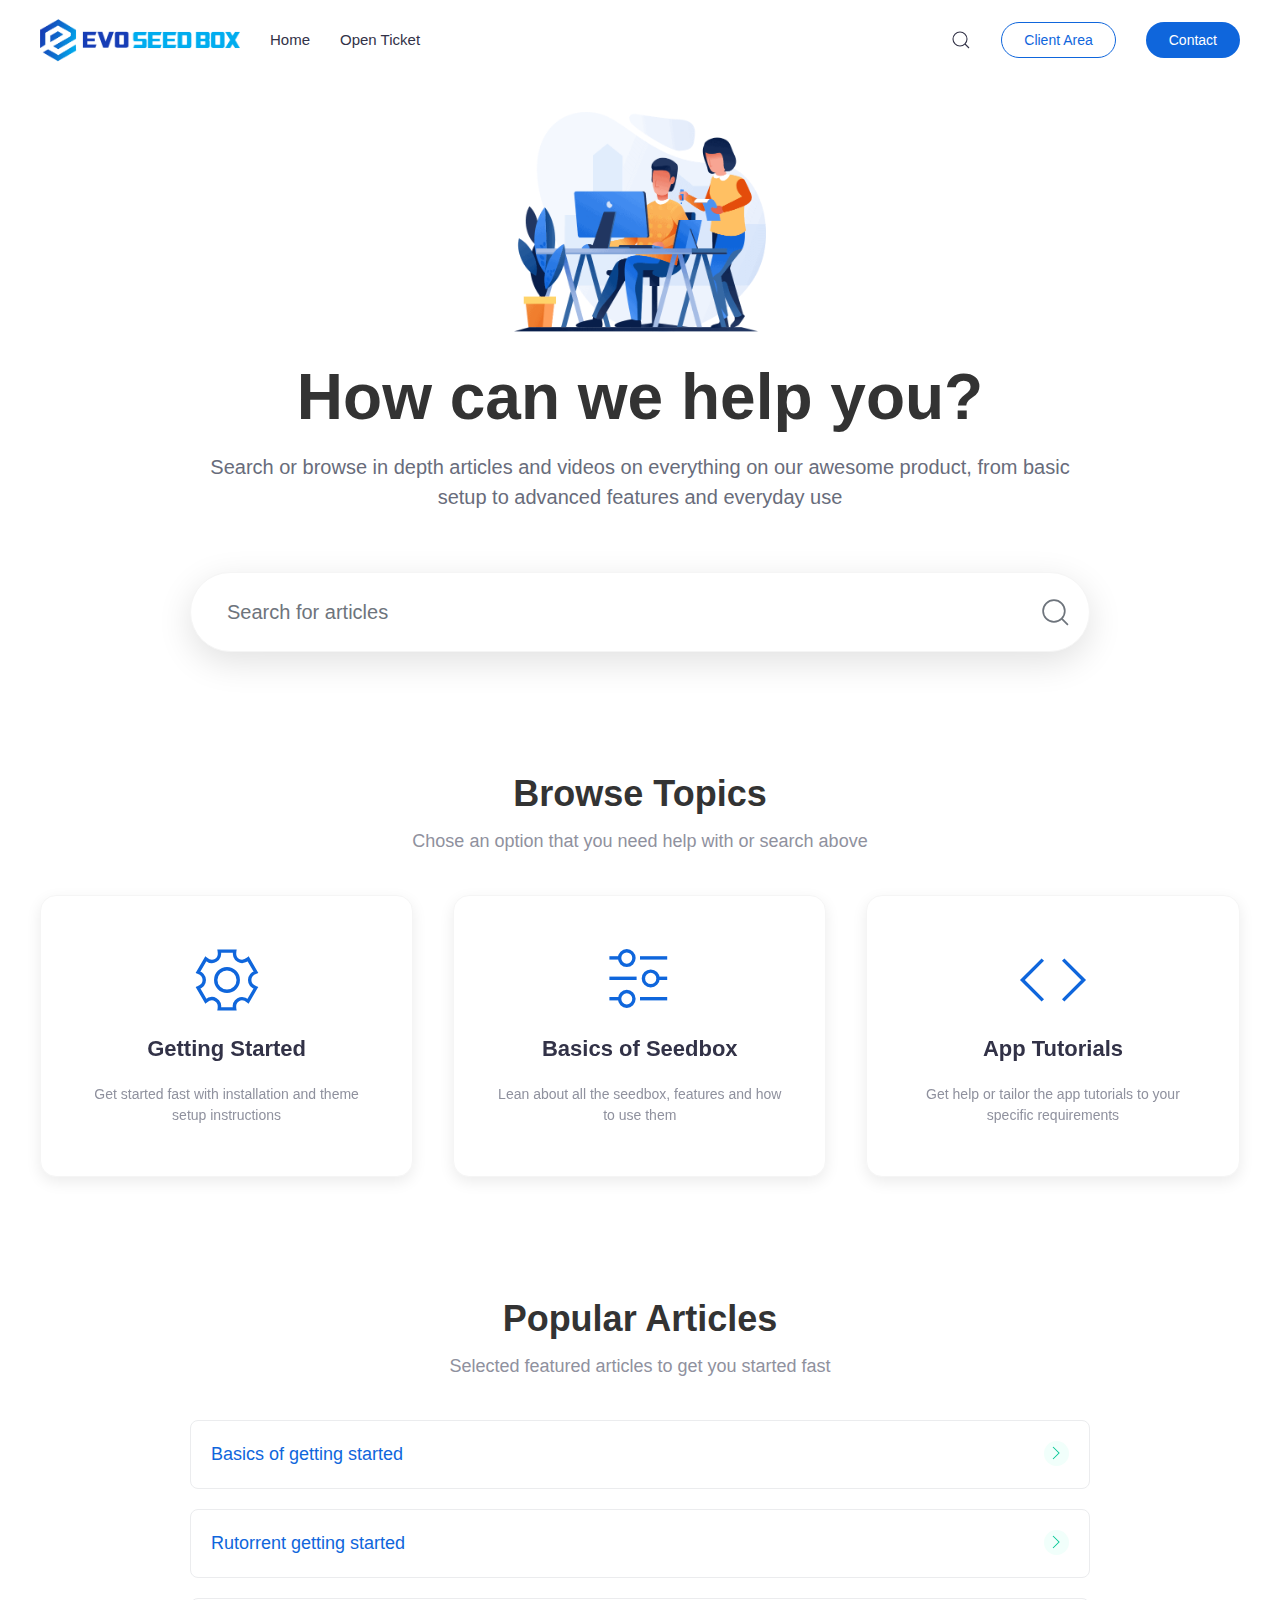
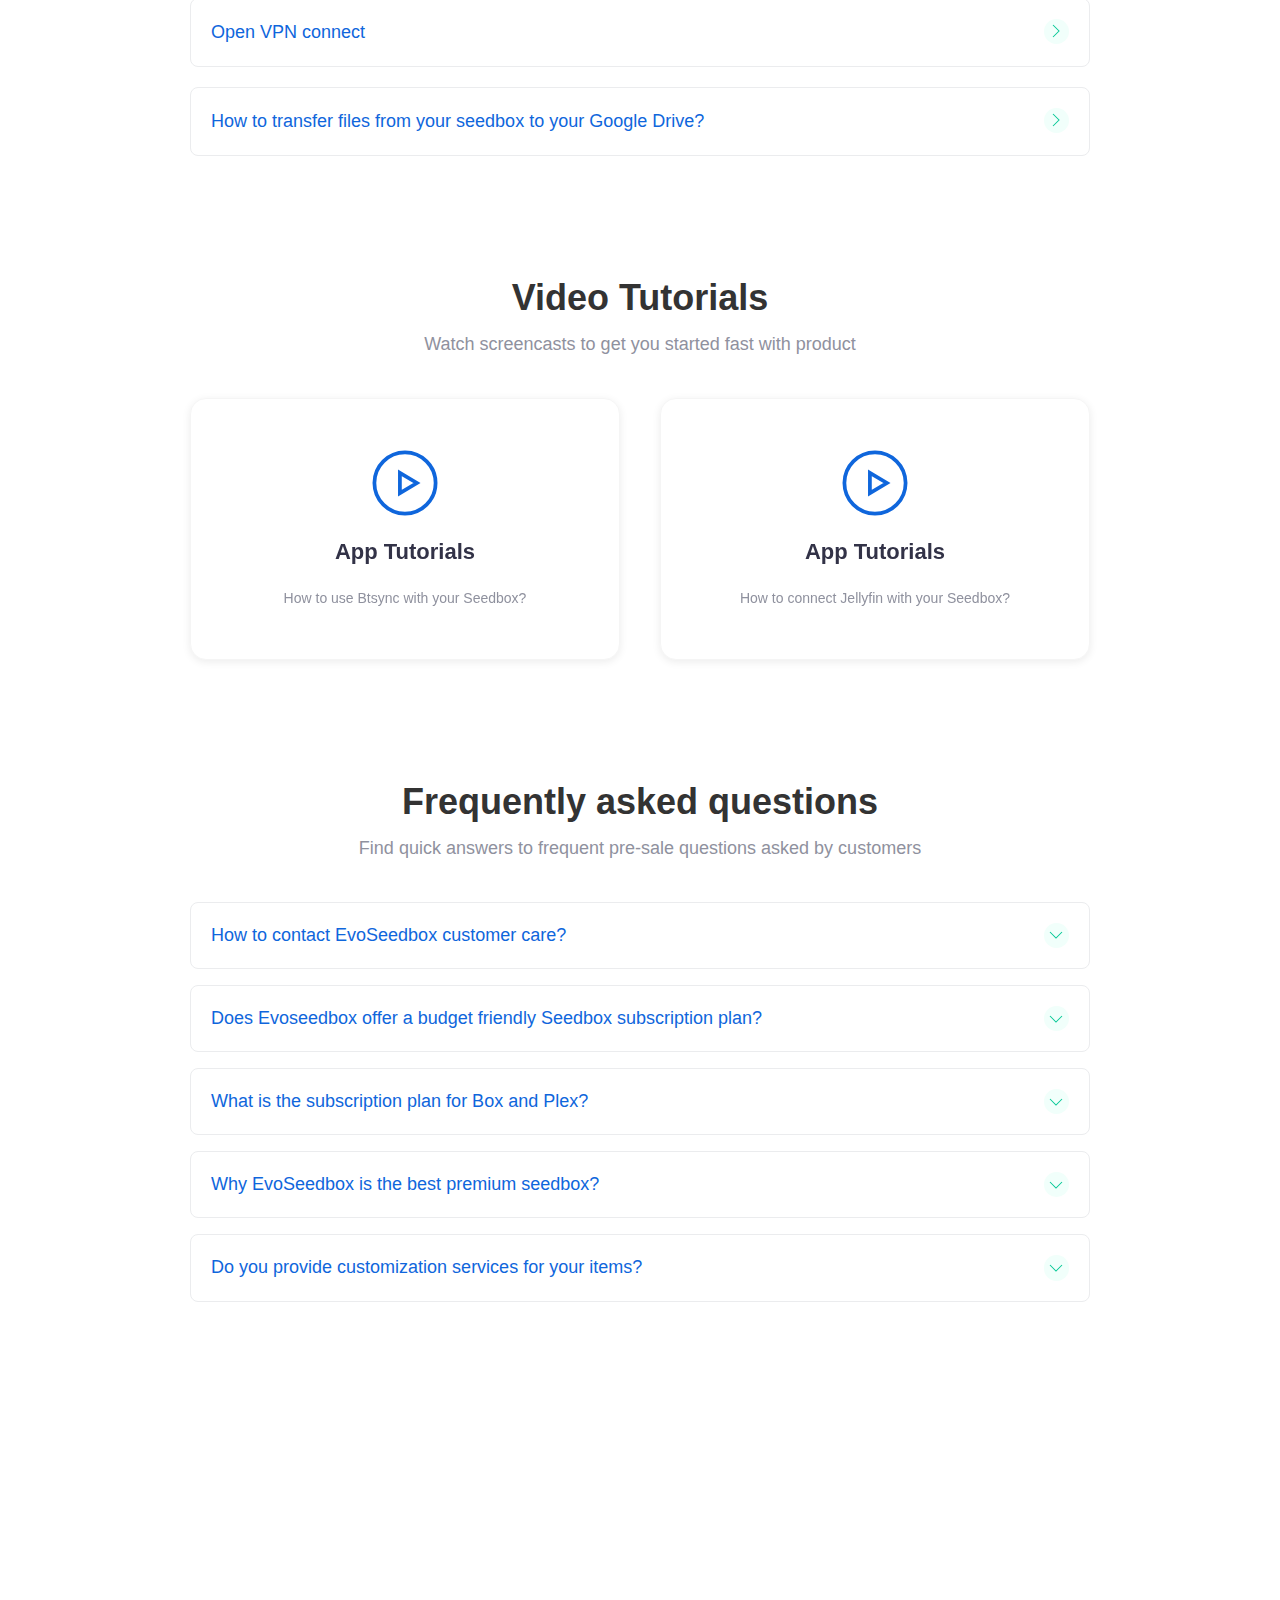
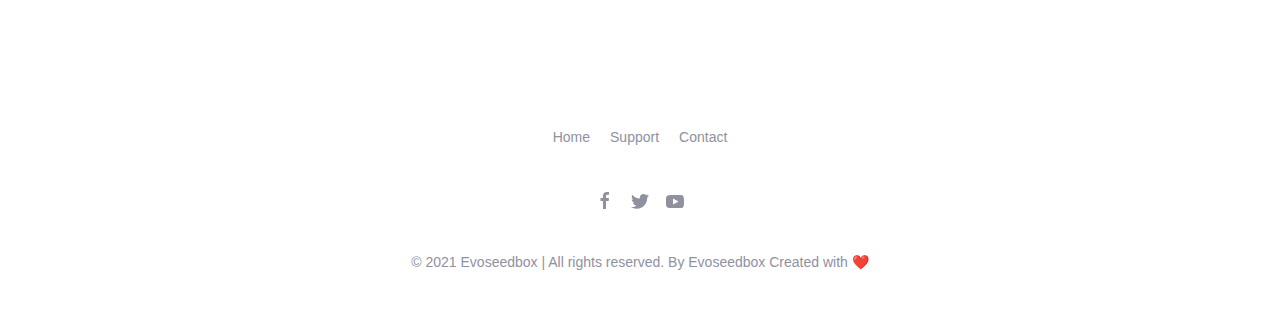
<file: index.html>
<!DOCTYPE html>
<html lang="en-gb" dir="ltr">

<head>
    <meta charset="utf-8">
    <meta name="viewport" content="width=device-width, initial-scale=1">
    <title>knowledgebase | Evoseedbox</title>
    <link rel="shortcut icon" type="image/png" href="https://via.placeholder.com/20.png" >
    <link href="https://fonts.googleapis.com/css?family=Heebo:300,400" rel="stylesheet">
    <link rel="stylesheet" href="css/main.css" />
    <script src="js/uikit.js"></script>
</head>

<body>

<header>
	<div data-uk-sticky="animation: uk-animation-slide-top; sel-target: .uk-navbar-container; cls-active: uk-navbar-sticky; cls-inactive: uk-navbar-transparent; top: 200">
	  <nav class="uk-navbar-container">
	    <div class="uk-container">
	      <div data-uk-navbar>
	        <div class="uk-navbar-left">
	          <a class="uk-navbar-item uk-logo uk-visible@m" href="https://vivekevox.github.io/knowledgebase/"><img src="img/evoseedbox-logo-web.png" width="200"></a>
	          <a class="uk-navbar-toggle uk-hidden@m" href="#offcanvas-docs" data-uk-toggle></a>
	          <ul class="uk-navbar-nav uk-visible@m">
	            <li><a href="https://evoseedbox.com/">Home</a></li>
	           <!--  <li ><a href="blog.html">Blog</a></li> -->
	            <li ><a href="https://client.evoseedbox.com/submitticket.php">Open Ticket</a></li>
	           <!--  <li >
	              <a href="#">Changelogs</a>
	              <div class="uk-navbar-dropdown">
	                <ul class="uk-nav uk-navbar-dropdown-nav">
	                  <li><a href="changelog-timeline.html">Timeline Style</a></li>
	                  <li><a href="changelog-posts.html">Post Style</a></li>
	                </ul>
	              </div>            
	            </li> -->
	          </ul>
	        </div>
	        <div class="uk-navbar-left uk-hidden@m">
	          <a class="uk-navbar-item uk-logo" href="https://vivekevox.github.io/knowledgebase/"><img src="img/evoseedbox-logo-web.png" width="150"></a>
	        </div> 
	        <div class="uk-navbar-right">
	          <div>
	            <a id="search-navbar-toggle" class="uk-navbar-toggle" data-uk-search-icon href="#"></a>
	            <div class="uk-background-default uk-border-rounded"
	              data-uk-drop="mode: click; pos: left-center; offset: 0">
	              <form class="uk-search uk-search-navbar uk-width-1-1" onsubmit="return false;" >
	                <input id="search-navbar" class="uk-search-input" type="search" placeholder="Search for articles"
	                  autofocus autocomplete="off" data-minchars="1" data-maxitems="30">
	              </form>
	            </div>
	          </div>
	          <ul class="uk-navbar-nav uk-visible@m">
	            <li>
	              <div class="uk-navbar-item">
	                <a class="uk-button uk-button-primary-outline" href="https://client.evoseedbox.com/clientarea.php">Client Area</a>
	              </div>
	            </li>
	            <li>
	              <div class="uk-navbar-item">
	                <a class="uk-button uk-button-success" href="https://evoseedbox.com/contact-us/">Contact</a>
	              </div>
	            </li>
	          </ul>
	          <a class="uk-navbar-toggle uk-hidden@m" href="#offcanvas" data-uk-toggle><span
	              data-uk-navbar-toggle-icon></span> <span class="uk-margin-small-left">Menu</span></a>
	        </div>
	      </div>
	    </div>
	  </nav>
	</div>
	<div class="uk-section section-hero uk-position-relative" data-uk-scrollspy="cls: uk-animation-slide-bottom-medium; repeat: true">
		<div class="uk-container uk-container-small">
			<p class="hero-image uk-text-center"><img src="img/saas-4.png" alt="Hero"></p>
			<h1 class="uk-heading-medium uk-text-center uk-margin-remove-top">How can we help you?</h1>
			<p class="uk-text-lead uk-text-center">Search or browse in depth articles and videos on everything on our awesome
				product, from basic setup to advanced features and everyday use</p>
			<div class="hero-search">
				<div class="uk-position-relative">
					<form class="uk-search uk-search-default uk-width-1-1" name="search-hero" onsubmit="return false;">
						<span class="uk-search-icon-flip" data-uk-search-icon></span>
						<input id="search-hero" class="uk-search-input uk-box-shadow-large" type="search"
							placeholder="Search for articles" autocomplete="off" data-minchars="1" data-maxitems="30">
					</form>
				</div>
			</div>
		</div>
	</div>
</header>

<div class="uk-section">
	<div class="uk-container">
		<h2 class="uk-h1 uk-text-center">Browse Topics</h2>
		<p class="uk-text-lead uk-text-center">Chose an option that you need help with or search above</p>
		<div class="uk-child-width-1-3@m uk-grid-match uk-text-center uk-margin-medium-top" data-uk-grid>
			<div>
				<div
					class="uk-card uk-card-default uk-box-shadow-medium uk-card-hover uk-card-body uk-inline border-radius-large border-xlight">
					<a class="uk-position-cover" href="https://wiki.evoseedbox.com/"></a>
					<span data-uk-icon="icon: cog; ratio: 3.4" class=""></span>
					<h3 class="uk-card-title uk-margin">Getting Started</h3>
					<p>Get started fast with installation and theme setup instructions</p>
				</div>
			</div>
			<div>
				<div
					class="uk-card uk-card-default uk-box-shadow-medium uk-card-hover uk-card-body uk-inline border-radius-large border-xlight">
					<a class="uk-position-cover" href="https://wiki.evoseedbox.com/how-to-transfer-data-from-the-previous-provider-to-your-seedbox-via-ftp"></a>
					<span data-uk-icon="icon: settings; ratio: 3.4" class=""></span>
					<h3 class="uk-card-title uk-margin">Basics of Seedbox</h3>
					<p>Lean about all the seedbox, features and how to use them</p>
				</div>
			</div>
			<div>
				<div
					class="uk-card uk-card-default uk-box-shadow-medium uk-card-hover uk-card-body uk-inline border-radius-large border-xlight">
					<a class="uk-position-cover" href="app tutorials.html"></a>
					<span data-uk-icon="icon: code; ratio: 3.4" class=""></span>
					<h3 class="uk-card-title uk-margin">App Tutorials</h3>
					<p>Get help or tailor the app tutorials to your specific requirements</p>
				</div>
			</div>
		</div>
	</div>
</div>

<div class="uk-section section-featured">
	<div class="uk-container uk-container-small">
		<h2 class="uk-h1 uk-text-center">Popular Articles</h2>
		<p class="uk-text-center uk-text-lead">Selected featured articles to get you started fast</p>
		<ul class="uk-list uk-list-large uk-margin-medium-top">
			<li><a class="uk-box-shadow-hover-small" href="https://wiki.evoseedbox.com/">Basics of getting started</a></li>
			<li><a class="uk-box-shadow-hover-small" href="https://wiki.evoseedbox.com/rutorrent-getting-started">Rutorrent getting started</a></li>
			<li><a class="uk-box-shadow-hover-small" href="https://wiki.evoseedbox.com/open-vpn-connect">Open VPN connect</a></li>
			<li><a class="uk-box-shadow-hover-small" href="https://wiki.evoseedbox.com/how-to-transfer-files-from-your-seedbox-to-your-google-drive">How to transfer files from your seedbox to your Google Drive?</a></li>
		</ul>
	</div>
</div>

<div class="uk-section section-videos">
	<div class="uk-container uk-container-small">
		<h2 class="uk-h1 uk-text-center">Video Tutorials</h2>
		<p class="uk-text-lead uk-text-center">Watch screencasts to get you started fast with product</p>
		<div class="uk-child-width-1-2@m uk-grid-match uk-text-center uk-margin-medium-top" data-uk-grid >
			<div>
				<div class="uk-card uk-card-default uk-box-shadow-small uk-box-shadow-hover-medium uk-card-body uk-inline border-radius-large border-xlight">
					<a class="uk-position-cover" href="https://wiki.evoseedbox.com/how-to-use-btsync-with-your-seedbox" data-caption="Getting Started"></a>
					<span data-uk-icon="icon: play-circle; ratio: 3.4" class=""></span>
					<h3 class="uk-card-title uk-margin">App Tutorials</h3>
					<p>How to use Btsync with your Seedbox?</p>
				</div>
			</div>
			<div>
				<div class="uk-card uk-card-default uk-box-shadow-small uk-box-shadow-hover-medium uk-card-body uk-inline border-radius-large border-xlight">
					<a class="uk-position-cover" href="https://wiki.evoseedbox.com/how-to-connect-jellyfin-with-your-seedbox" data-caption="What is Figma"></a>
					<span data-uk-icon="icon: play-circle; ratio: 3.4" class=""></span>
					<h3 class="uk-card-title uk-margin">App Tutorials</h3>
					<p>How to connect Jellyfin with your Seedbox?</p>
				</div>
			</div>
		</div>
	</div>
</div>

<div class="uk-section">
	<div class="uk-container uk-container-small">
		<h2 class="uk-h1 uk-text-center">Frequently asked questions</h2>
		<p class="uk-text-center uk-text-lead">Find quick answers to frequent pre-sale questions asked by customers</p>
		<ul class="uk-margin-medium-top" data-uk-accordion="multiple: true">
			<li>
				<a class="uk-accordion-title uk-box-shadow-hover-small" href="#">How to contact EvoSeedbox customer care?</a>
				<div class="article-content uk-accordion-content link-primary">
					<p>To contact us, you can email us on our official id. Our customer executives remain active 24 hours to help you out.</p>
					
				</div>
			</li>
			<li>
				<a class="uk-accordion-title uk-box-shadow-hover-small" href="#">Does Evoseedbox offer a budget friendly Seedbox subscription plan?</a>
				<div class="article-content uk-accordion-content link-primary">
					<p>With Evo Seedbox, it is fun to experience a personal high speeds server that is not like normal web hosting. To date, we have worked with 5000+ customers and have successfully met their needs. With EvoSeedbox you can experience 20+ different types of applications. We are a team of the terrific trio that aims to offer Linux seedbox to our clients. Our premium network plans start from $5 per month to $26 per month. Furthermore, we are best to stand by you with 24×7 customer care services. Technical issues can take place anytime. With the EvoSeedbox activity team, you can expect to talk to a real person in no time.</p>
					
				</div>
			</li>
			<li>
				<a class="uk-accordion-title uk-box-shadow-hover-small" href="#">What is the subscription plan for Box and Plex?</a>
				<div class="article-content uk-accordion-content link-primary">
					
					<p>EvoSeedbox is highly preferred by the users as we provide affordable free torrent seedbox with box+Plex plans. With us, you can enjoy 2001 GB HDD for only $15 a month. Next, we offer 4001 GB HDD at $30 per month. Afterward, you can pay $45 per month to enjoy 6001 GB HDD. In the end, our highest offer is 8001 GB at $60 a month. For all the packages, our team members aim to offer support as required. Therefore, if you want to enjoy the fun of a private server hire us for an amazing seedbox setup.</p>
					
					
				</div>
			</li>
			<li>
				<a class="uk-accordion-title uk-box-shadow-hover-small" href="#">Why EvoSeedbox is the best premium seedbox?</a>
				<div class="article-content uk-accordion-content link-primary">
					<p>EvoSeedbox has a highly secured data center, more than enough disk space for your online activity  making sure we tick all the following features such as,
				<ul style="list-style-type:disc">
					<li>Pocket-friendly budget</li>
					<li>24X7 customer care support</li>
					<li>Quick outcome</li>
					<li>Money back policy</li>
					<li>Massive bandwidth capacity</li>
					<li>First-class streaming experience</li>
					<li>Quick access option</li>
				</ul>


                   </p>
				</div>
			</li>
			<li>
				<a class="uk-accordion-title uk-box-shadow-hover-small" href="#">Do you provide customization services
					for your items?</a>
				<div class="article-content uk-accordion-content link-primary">
					<p>Item support does not include services to modify or extend the item beyond the original features,
						style and functionality described on the item page.</p>
					<p>For customization services that will help you tailor the item to your specific requirements, please <a href="#">contact us</a> to see if we are available to offer paid customization service or check out service
						providers on <a href="https://studio.envato.com/">Envato Studio</a>.</p>
				</div>
			</li>
		</ul>
	</div>
</div>



<div class="uk-section uk-text-center">
	<div class="uk-container uk-container-small">
		<div data-uk-scrollspy="cls: uk-animation-slide-bottom-medium; repeat: true">
			<h2 class="uk-h1 uk-margin-bottom">Didn't find an answer?</h2>
			<p class="uk-text-lead uk-text-center">Get in touch with us for details on setup and additional custom services pricing</p>
			<a class="uk-button uk-button-primary uk-button-large uk-margin-medium-top" href="https://evoseedbox.com/contact-us/">Contact Us</a>
		</div>
	</div>
</div>



<div id="offcanvas" data-uk-offcanvas="flip: true; overlay: true">
  <div class="uk-offcanvas-bar">
    <a class="uk-logo" href="https://vivekevox.github.io/knowledgebase/"><img src="img/evoseedbox-logo-web.png" width="200"></a> 
    <button class="uk-offcanvas-close" type="button" data-uk-close></button>
    <ul class="uk-nav uk-nav-primary uk-nav-offcanvas uk-margin-top">
       <li><a href="https://evoseedbox.com/">Home</a></li>
      <!-- <li ><a href="doc.html">Docs</a></li> -->
      <li ><a href="https://client.evoseedbox.com/submitticket.php">Open Ticket</a></li>
      <!-- <li><a href="https://client.evoseedbox.com/submitticket.php">Support</a></li> -->
      <li>
        <div class="uk-navbar-item"><a class="uk-button uk-button-success" href="https://evoseedbox.com/contact-us/">Contact</a></div>
      </li>
    </ul>
    <div class="uk-margin-top uk-text-center">
      <div data-uk-grid class="uk-child-width-auto uk-grid-small uk-flex-center">
       	<div>
					<a href="https://www.facebook.com/evoseedbox/" data-uk-icon="icon: facebook" class="uk-icon-link uk-icon"
						target="_blank"></a>
				</div>
				<div class="uk-first-column">
					<a href="https://twitter.com/evoseedbox" data-uk-icon="icon: twitter" class="uk-icon-link uk-icon" target="_blank"></a>
				</div>
				<div>
					<a href="https://www.youtube.com/channel/UCGcw5Bt0cVpnDDqrOFCBjQg?reload=9&view_as=subscriber" data-uk-icon="icon: youtube" class="uk-icon-link uk-icon"
						target="_blank"></a>
				</div>
      </div>
    </div>
  </div>
</div>

<footer class="uk-section uk-text-center uk-text-muted">
	<div class="uk-container uk-container-small">
		<div>
			<ul class="uk-subnav uk-flex-center">
				<li><a href="https://evoseedbox.com/">Home</a></li>
				<li><a href="https://client.evoseedbox.com/submitticket.php">Support</a></li>
				<li><a href="https://evoseedbox.com/contact-us/">Contact</a></li>
			</ul>
		</div>
		<div class="uk-margin-medium">
			<div data-uk-grid class="uk-child-width-auto uk-grid-small uk-flex-center">
				
				<div>
					<a href="https://www.facebook.com/evoseedbox/" data-uk-icon="icon: facebook" class="uk-icon-link uk-icon"
						target="_blank"></a>
				</div>
				<div class="uk-first-column">
					<a href="https://twitter.com/evoseedbox" data-uk-icon="icon: twitter" class="uk-icon-link uk-icon" target="_blank"></a>
				</div>
				<div>
					<a href="https://www.youtube.com/channel/UCGcw5Bt0cVpnDDqrOFCBjQg?reload=9&view_as=subscriber" data-uk-icon="icon: youtube" class="uk-icon-link uk-icon"
						target="_blank"></a>
				</div>
				
			</div>
		</div>
		<div class="uk-margin-medium uk-text-small copyright link-secondary">© 2021 Evoseedbox | All rights reserved. By Evoseedbox Created with ❤️</div>
	</div>
</footer>

<script src="js/awesomplete.js"></script>
<script src="js/custom.js"></script>


</body>

</html>
</file>
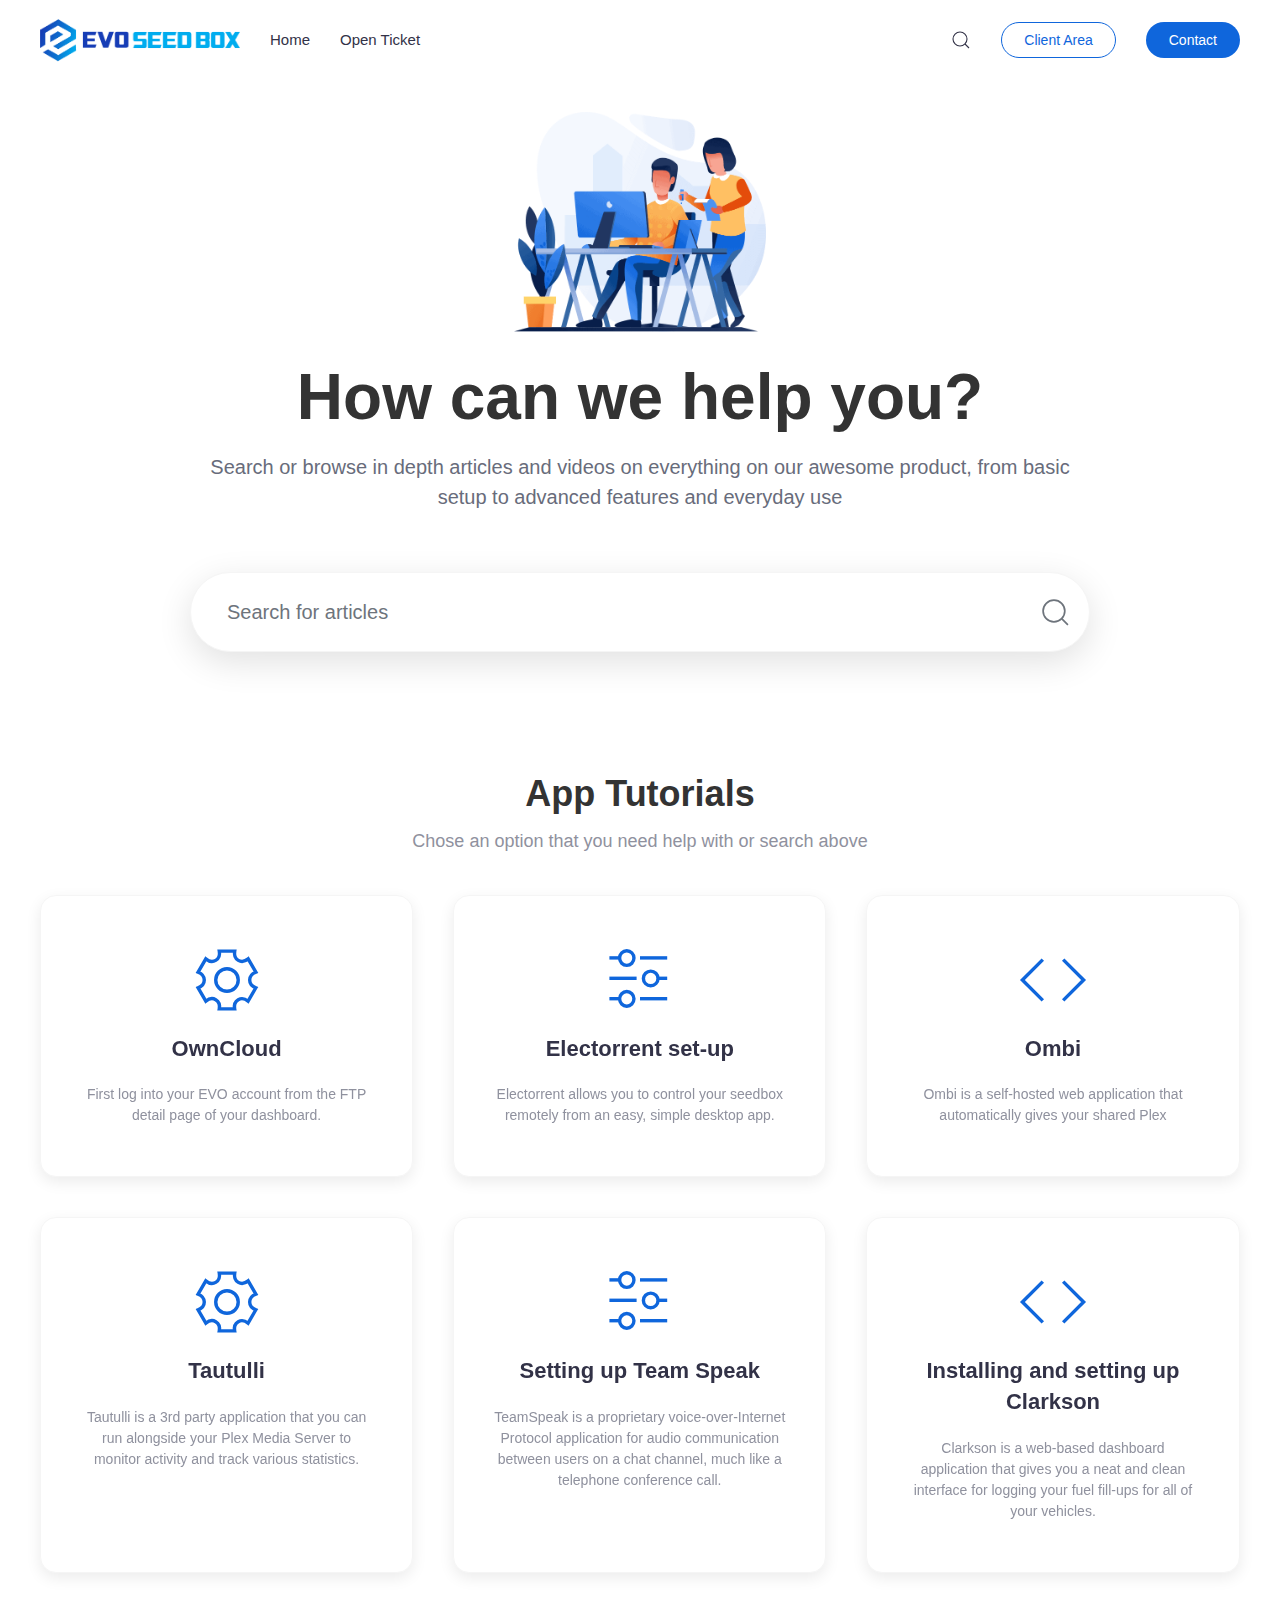
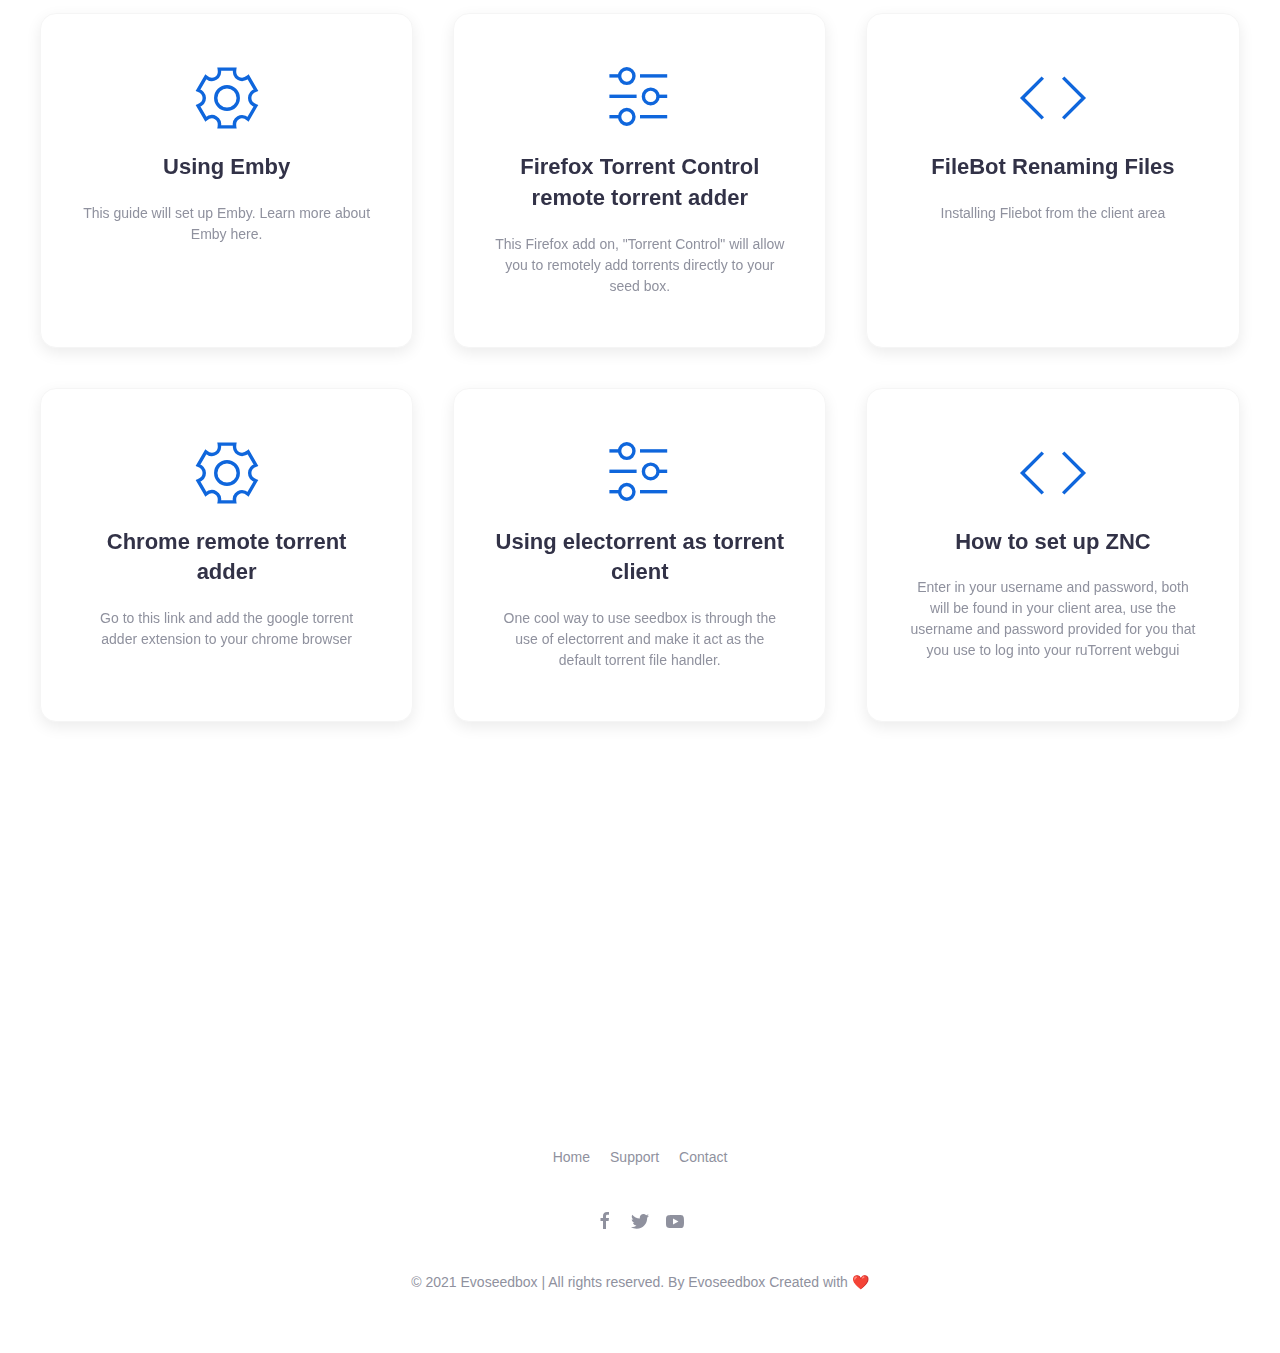
<file: app tutorials.html>
<!DOCTYPE html>
<html lang="en-gb" dir="ltr">

<head>
    <meta charset="utf-8">
    <meta name="viewport" content="width=device-width, initial-scale=1">
    <title>knowledgebase | Evoseedbox</title>
    <link rel="shortcut icon" type="image/png" href="https://via.placeholder.com/20.png" >
    <link href="https://fonts.googleapis.com/css?family=Heebo:300,400" rel="stylesheet">
    <link rel="stylesheet" href="css/main.css" />
    <script src="js/uikit.js"></script>
</head>

<body>

<header>
	<div data-uk-sticky="animation: uk-animation-slide-top; sel-target: .uk-navbar-container; cls-active: uk-navbar-sticky; cls-inactive: uk-navbar-transparent; top: 200">
	  <nav class="uk-navbar-container">
	    <div class="uk-container">
	      <div data-uk-navbar>
	        <div class="uk-navbar-left">
	          <a class="uk-navbar-item uk-logo uk-visible@m" href="https://vivekevox.github.io/knowledgebase/"><img src="img/evoseedbox-logo-web.png" width="200"></a>
	          <a class="uk-navbar-toggle uk-hidden@m" href="#offcanvas-docs" data-uk-toggle></a>
	          <ul class="uk-navbar-nav uk-visible@m">
	            <li><a href="https://evoseedbox.com/">Home</a></li>
	           <!--  <li ><a href="blog.html">Blog</a></li> -->
	            <li ><a href="https://client.evoseedbox.com/submitticket.php">Open Ticket</a></li>
	           <!--  <li >
	              <a href="#">Changelogs</a>
	              <div class="uk-navbar-dropdown">
	                <ul class="uk-nav uk-navbar-dropdown-nav">
	                  <li><a href="changelog-timeline.html">Timeline Style</a></li>
	                  <li><a href="changelog-posts.html">Post Style</a></li>
	                </ul>
	              </div>            
	            </li> -->
	          </ul>
	        </div>
	        <div class="uk-navbar-left uk-hidden@m">
	          <a class="uk-navbar-item uk-logo" href="https://vivekevox.github.io/knowledgebase/"><img src="img/evoseedbox-logo-web.png" width="150"></a>
	        </div> 
	        <div class="uk-navbar-right">
	          <div>
	            <a id="search-navbar-toggle" class="uk-navbar-toggle" data-uk-search-icon href="#"></a>
	            <div class="uk-background-default uk-border-rounded"
	              data-uk-drop="mode: click; pos: left-center; offset: 0">
	              <form class="uk-search uk-search-navbar uk-width-1-1" onsubmit="return false;" >
	                <input id="search-navbar" class="uk-search-input" type="search" placeholder="Search for articles"
	                  autofocus autocomplete="off" data-minchars="1" data-maxitems="30">
	              </form>
	            </div>
	          </div>
	          <ul class="uk-navbar-nav uk-visible@m">
	            <li>
	              <div class="uk-navbar-item">
	                <a class="uk-button uk-button-primary-outline" href="https://client.evoseedbox.com/clientarea.php">Client Area</a>
	              </div>
	            </li>
	            <li>
	              <div class="uk-navbar-item">
	                <a class="uk-button uk-button-success" href="https://evoseedbox.com/contact-us/">Contact</a>
	              </div>
	            </li>
	          </ul>
	          <a class="uk-navbar-toggle uk-hidden@m" href="#offcanvas" data-uk-toggle><span
	              data-uk-navbar-toggle-icon></span> <span class="uk-margin-small-left">Menu</span></a>
	        </div>
	      </div>
	    </div>
	  </nav>
	</div>
	<div class="uk-section section-hero uk-position-relative" data-uk-scrollspy="cls: uk-animation-slide-bottom-medium; repeat: true">
		<div class="uk-container uk-container-small">
			<p class="hero-image uk-text-center"><img src="img/saas-4.png" alt="Hero"></p>
			<h1 class="uk-heading-medium uk-text-center uk-margin-remove-top">How can we help you?</h1>
			<p class="uk-text-lead uk-text-center">Search or browse in depth articles and videos on everything on our awesome
				product, from basic setup to advanced features and everyday use</p>
			<div class="hero-search">
				<div class="uk-position-relative">
					<form class="uk-search uk-search-default uk-width-1-1" name="search-hero" onsubmit="return false;">
						<span class="uk-search-icon-flip" data-uk-search-icon></span>
						<input id="search-hero" class="uk-search-input uk-box-shadow-large" type="search"
							placeholder="Search for articles" autocomplete="off" data-minchars="1" data-maxitems="30">
					</form>
				</div>
			</div>
		</div>
	</div>
</header>

<div class="uk-section">
	<div class="uk-container">
		<h2 class="uk-h1 uk-text-center">App Tutorials</h2>
		<p class="uk-text-lead uk-text-center">Chose an option that you need help with or search above</p>
		<div class="uk-child-width-1-3@m uk-grid-match uk-text-center uk-margin-medium-top" data-uk-grid>
			<div>
				<div
					class="uk-card uk-card-default uk-box-shadow-medium uk-card-hover uk-card-body uk-inline border-radius-large border-xlight">
					<a class="uk-position-cover" href="https://wiki.evoseedbox.com/owncloud"></a>
					<span data-uk-icon="icon: cog; ratio: 3.4" class=""></span>
					<h3 class="uk-card-title uk-margin">OwnCloud</h3>
					<p>First log into your EVO account from the FTP detail page of your dashboard. </p>
				</div>
			</div>
			<div>
				<div
					class="uk-card uk-card-default uk-box-shadow-medium uk-card-hover uk-card-body uk-inline border-radius-large border-xlight">
					<a class="uk-position-cover" href="https://wiki.evoseedbox.com/electorrent-set-up"></a>
					<span data-uk-icon="icon: settings; ratio: 3.4" class=""></span>
					<h3 class="uk-card-title uk-margin">Electorrent set-up</h3>
					<p>Electorrent allows you to control your seedbox remotely from an easy, simple desktop app. </p>
				</div>
			</div>
			<div>
				<div
					class="uk-card uk-card-default uk-box-shadow-medium uk-card-hover uk-card-body uk-inline border-radius-large border-xlight">
					<a class="uk-position-cover" href="https://wiki.evoseedbox.com/owncloud"></a>
					<span data-uk-icon="icon: code; ratio: 3.4" class=""></span>
					<h3 class="uk-card-title uk-margin">Ombi</h3>
					<p>Ombi is a self-hosted web application that automatically gives your shared Plex</p>
				</div>
			</div>
		</div>


		<div class="uk-child-width-1-3@m uk-grid-match uk-text-center uk-margin-medium-top" data-uk-grid>
			<div>
				<div
					class="uk-card uk-card-default uk-box-shadow-medium uk-card-hover uk-card-body uk-inline border-radius-large border-xlight">
					<a class="uk-position-cover" href="https://wiki.evoseedbox.com/tautulli"></a>
					<span data-uk-icon="icon: cog; ratio: 3.4" class=""></span>
					<h3 class="uk-card-title uk-margin">Tautulli</h3>
					<p>Tautulli is a 3rd party application that you can run alongside your Plex Media Server to monitor activity and track various statistics. </p>
				</div>
			</div>
			<div>
				<div
					class="uk-card uk-card-default uk-box-shadow-medium uk-card-hover uk-card-body uk-inline border-radius-large border-xlight">
					<a class="uk-position-cover" href="https://wiki.evoseedbox.com/setting-up-team-speak"></a>
					<span data-uk-icon="icon: settings; ratio: 3.4" class=""></span>
					<h3 class="uk-card-title uk-margin">Setting up Team Speak</h3>
					<p>TeamSpeak is a proprietary voice-over-Internet Protocol application for audio communication between users on a chat channel, much like a telephone conference call.</p>
				</div>
			</div>
			<div>
				<div
					class="uk-card uk-card-default uk-box-shadow-medium uk-card-hover uk-card-body uk-inline border-radius-large border-xlight">
					<a class="uk-position-cover" href="https://wiki.evoseedbox.com/installing-and-setting-up-clarkson"></a>
					<span data-uk-icon="icon: code; ratio: 3.4" class=""></span>
					<h3 class="uk-card-title uk-margin">Installing and setting up Clarkson</h3>
					<p>Clarkson is a web-based dashboard application that gives you a neat and clean interface for logging your fuel fill-ups for all of your vehicles.</p>
				</div>
			</div>
		</div>

		<div class="uk-child-width-1-3@m uk-grid-match uk-text-center uk-margin-medium-top" data-uk-grid>
			<div>
				<div
					class="uk-card uk-card-default uk-box-shadow-medium uk-card-hover uk-card-body uk-inline border-radius-large border-xlight">
					<a class="uk-position-cover" href="https://wiki.evoseedbox.com/using-emby"></a>
					<span data-uk-icon="icon: cog; ratio: 3.4" class=""></span>
					<h3 class="uk-card-title uk-margin">Using Emby</h3>
					<p>This guide will set up Emby. Learn more about Emby here.</p>
				</div>
			</div>
			<div>
				<div
					class="uk-card uk-card-default uk-box-shadow-medium uk-card-hover uk-card-body uk-inline border-radius-large border-xlight">
					<a class="uk-position-cover" href="https://wiki.evoseedbox.com/firefox-torrent-control-remote-torrent-adder"></a>
					<span data-uk-icon="icon: settings; ratio: 3.4" class=""></span>
					<h3 class="uk-card-title uk-margin">Firefox Torrent Control remote torrent adder</h3>
					<p>This Firefox add on, "Torrent Control" will allow you to remotely add torrents directly to your seed box.</p>
				</div>
			</div>
			<div>
				<div
					class="uk-card uk-card-default uk-box-shadow-medium uk-card-hover uk-card-body uk-inline border-radius-large border-xlight">
					<a class="uk-position-cover" href="https://wiki.evoseedbox.com/filebot-renaming-files"></a>
					<span data-uk-icon="icon: code; ratio: 3.4" class=""></span>
					<h3 class="uk-card-title uk-margin">FileBot Renaming Files</h3>
					<p>Installing Fliebot from the client area</p>
				</div>
			</div>
		</div>

		<div class="uk-child-width-1-3@m uk-grid-match uk-text-center uk-margin-medium-top" data-uk-grid>
			<div>
				<div
					class="uk-card uk-card-default uk-box-shadow-medium uk-card-hover uk-card-body uk-inline border-radius-large border-xlight">
					<a class="uk-position-cover" href="https://wiki.evoseedbox.com/chrome-remote-torrent-adder"></a>
					<span data-uk-icon="icon: cog; ratio: 3.4" class=""></span>
					<h3 class="uk-card-title uk-margin">Chrome remote torrent adder</h3>
					<p>Go to this link and add the google torrent adder extension to your chrome browser</p>
				</div>
			</div>
			<div>
				<div
					class="uk-card uk-card-default uk-box-shadow-medium uk-card-hover uk-card-body uk-inline border-radius-large border-xlight">
					<a class="uk-position-cover" href="https://wiki.evoseedbox.com/using-electorrent-as-torrent-client"></a>
					<span data-uk-icon="icon: settings; ratio: 3.4" class=""></span>
					<h3 class="uk-card-title uk-margin">Using electorrent as torrent client</h3>
					<p>One cool way to use seedbox is through the use of electorrent and make it act as the default torrent file handler.</p>
				</div>
			</div>
			<div>
				<div
					class="uk-card uk-card-default uk-box-shadow-medium uk-card-hover uk-card-body uk-inline border-radius-large border-xlight">
					<a class="uk-position-cover" href="https://wiki.evoseedbox.com/how-to-set-up-znc"></a>
					<span data-uk-icon="icon: code; ratio: 3.4" class=""></span>
					<h3 class="uk-card-title uk-margin">How to set up ZNC</h3>
					<p>Enter in your username and password, both will be found in your client area, use the username and password provided for you that you use to log into your ruTorrent webgui</p>
				</div>
			</div>
		</div>

	</div>
</div>

<!-- <div class="uk-section section-featured">
	<div class="uk-container uk-container-small">
		<h2 class="uk-h1 uk-text-center">Popular Articles</h2>
		<p class="uk-text-center uk-text-lead">Selected featured articles to get you started fast</p>
		<ul class="uk-list uk-list-large uk-margin-medium-top">
			<li><a class="uk-box-shadow-hover-small" href="https://wiki.evoseedbox.com/">Basics of getting started</a></li>
			<li><a class="uk-box-shadow-hover-small" href="https://wiki.evoseedbox.com/rutorrent-getting-started">Rutorrent getting started</a></li>
			<li><a class="uk-box-shadow-hover-small" href="https://wiki.evoseedbox.com/open-vpn-connect">Open VPN connect</a></li>
			<li><a class="uk-box-shadow-hover-small" href="https://wiki.evoseedbox.com/how-to-transfer-files-from-your-seedbox-to-your-google-drive">How to transfer files from your seedbox to your Google Drive?</a></li>
		</ul>
	</div>
</div>

<div class="uk-section section-videos">
	<div class="uk-container uk-container-small">
		<h2 class="uk-h1 uk-text-center">Video Tutorials</h2>
		<p class="uk-text-lead uk-text-center">Watch screencasts to get you started fast with product</p>
		<div class="uk-child-width-1-2@m uk-grid-match uk-text-center uk-margin-medium-top" data-uk-grid >
			<div>
				<div class="uk-card uk-card-default uk-box-shadow-small uk-box-shadow-hover-medium uk-card-body uk-inline border-radius-large border-xlight">
					<a class="uk-position-cover" href="https://wiki.evoseedbox.com/how-to-use-btsync-with-your-seedbox" data-caption="Getting Started"></a>
					<span data-uk-icon="icon: play-circle; ratio: 3.4" class=""></span>
					<h3 class="uk-card-title uk-margin">App Tutorials</h3>
					<p>How to use Btsync with your Seedbox?</p>
				</div>
			</div>
			<div>
				<div class="uk-card uk-card-default uk-box-shadow-small uk-box-shadow-hover-medium uk-card-body uk-inline border-radius-large border-xlight">
					<a class="uk-position-cover" href="https://wiki.evoseedbox.com/how-to-connect-jellyfin-with-your-seedbox" data-caption="What is Figma"></a>
					<span data-uk-icon="icon: play-circle; ratio: 3.4" class=""></span>
					<h3 class="uk-card-title uk-margin">App Tutorials</h3>
					<p>How to connect Jellyfin with your Seedbox?</p>
				</div>
			</div>
		</div>
	</div>
</div>

<div class="uk-section">
	<div class="uk-container uk-container-small">
		<h2 class="uk-h1 uk-text-center">Frequently asked questions</h2>
		<p class="uk-text-center uk-text-lead">Find quick answers to frequent pre-sale questions asked by customers</p>
		<ul class="uk-margin-medium-top" data-uk-accordion="multiple: true">
			<li>
				<a class="uk-accordion-title uk-box-shadow-hover-small" href="#">How to contact EvoSeedbox customer care?</a>
				<div class="article-content uk-accordion-content link-primary">
					<p>To contact us, you can email us on our official id. Our customer executives remain active 24 hours to help you out.</p>
					
				</div>
			</li>
			<li>
				<a class="uk-accordion-title uk-box-shadow-hover-small" href="#">Does Evoseedbox offer a budget friendly Seedbox subscription plan?</a>
				<div class="article-content uk-accordion-content link-primary">
					<p>With Evo Seedbox, it is fun to experience a personal high speeds server that is not like normal web hosting. To date, we have worked with 5000+ customers and have successfully met their needs. With EvoSeedbox you can experience 20+ different types of applications. We are a team of the terrific trio that aims to offer Linux seedbox to our clients. Our premium network plans start from $5 per month to $26 per month. Furthermore, we are best to stand by you with 24×7 customer care services. Technical issues can take place anytime. With the EvoSeedbox activity team, you can expect to talk to a real person in no time.</p>
					
				</div>
			</li>
			<li>
				<a class="uk-accordion-title uk-box-shadow-hover-small" href="#">What is the subscription plan for Box and Plex?</a>
				<div class="article-content uk-accordion-content link-primary">
					
					<p>EvoSeedbox is highly preferred by the users as we provide affordable free torrent seedbox with box+Plex plans. With us, you can enjoy 2001 GB HDD for only $15 a month. Next, we offer 4001 GB HDD at $30 per month. Afterward, you can pay $45 per month to enjoy 6001 GB HDD. In the end, our highest offer is 8001 GB at $60 a month. For all the packages, our team members aim to offer support as required. Therefore, if you want to enjoy the fun of a private server hire us for an amazing seedbox setup.</p>
					
					
				</div>
			</li>
			<li>
				<a class="uk-accordion-title uk-box-shadow-hover-small" href="#">Why EvoSeedbox is the best premium seedbox?</a>
				<div class="article-content uk-accordion-content link-primary">
					<p>EvoSeedbox has a highly secured data center, more than enough disk space for your online activity  making sure we tick all the following features such as,
				<ul style="list-style-type:disc">
					<li>Pocket-friendly budget</li>
					<li>24X7 customer care support</li>
					<li>Quick outcome</li>
					<li>Money back policy</li>
					<li>Massive bandwidth capacity</li>
					<li>First-class streaming experience</li>
					<li>Quick access option</li>
				</ul>


                   </p>
				</div>
			</li>
			<li>
				<a class="uk-accordion-title uk-box-shadow-hover-small" href="#">Do you provide customization services
					for your items?</a>
				<div class="article-content uk-accordion-content link-primary">
					<p>Item support does not include services to modify or extend the item beyond the original features,
						style and functionality described on the item page.</p>
					<p>For customization services that will help you tailor the item to your specific requirements, please <a href="#">contact us</a> to see if we are available to offer paid customization service or check out service
						providers on <a href="https://studio.envato.com/">Envato Studio</a>.</p>
				</div>
			</li>
		</ul>
	</div>
</div> -->

<!-- <div class="uk-section section-team">
	<div class="uk-container uk-container-expand">
		<h2 class="uk-h1 uk-text-center">We are here to help</h2>
		<p class="uk-text-lead uk-text-center">Our team is just an email away ready to answer your questions</p>
		<div class="uk-margin-medium-top uk-grid-small uk-flex-center uk-text-center uk-margin-medium-top" data-uk-grid>
			<div>
				<div class="uk-card">
					<img class="uk-border-circle" src="https://via.placeholder.com/172" alt="Evan Wells" />
					<h5 class="uk-margin-remove-bottom uk-margin-top">Evan Wells</h5>
					<p class="uk-article-meta uk-margin-remove-bottom uk-margin-small-top">Support</p>
				</div>
			</div>
			<div>
				<div class="uk-card">
					<img class="uk-border-circle" src="https://via.placeholder.com/172" alt="John Brown" />
					<h5 class="uk-margin-remove-bottom uk-margin-top">John Brown</h5>
					<p class="uk-article-meta uk-margin-remove-bottom uk-margin-small-top">Support</p>
				</div>
			</div>
			<div>
				<div class="uk-card">
					<img class="uk-border-circle" src="https://via.placeholder.com/172" alt="Sara Galen" />
					<h5 class="uk-margin-remove-bottom uk-margin-top">Sara Galen</h5>
					<p class="uk-article-meta uk-margin-remove-bottom uk-margin-small-top">Lead Developer</p>
				</div>
			</div>
			<div>
				<div class="uk-card">
					<img class="uk-border-circle" src="https://via.placeholder.com/172" alt="Alex Koch" />
					<h5 class="uk-margin-remove-bottom uk-margin-top">Alex Koch</h5>
					<p class="uk-article-meta uk-margin-remove-bottom uk-margin-small-top">Design Engineer</p>
				</div>
			</div>
			<div>
				<div class="uk-card">
					<img class="uk-border-circle" src="https://via.placeholder.com/172" alt="Tom Farrell" />
					<h5 class="uk-margin-remove-bottom uk-margin-top">Tom Farrell</h5>
					<p class="uk-article-meta uk-margin-remove-bottom uk-margin-small-top">Developer</p>
				</div>
			</div>
			<div>
				<div class="uk-card">
					<img class="uk-border-circle" src="https://via.placeholder.com/172" alt="Daniel Shultz" />
					<h5 class="uk-margin-remove-bottom uk-margin-top">Daniel Shultz</h5>
					<p class="uk-article-meta uk-margin-remove-bottom uk-margin-small-top">Developer</p>
				</div>
			</div>
		</div>
	</div>
</div> -->

<div class="uk-section uk-text-center">
	<div class="uk-container uk-container-small">
		<div data-uk-scrollspy="cls: uk-animation-slide-bottom-medium; repeat: true">
			<h2 class="uk-h1 uk-margin-bottom">Didn't find an answer?</h2>
			<p class="uk-text-lead uk-text-center">Get in touch with us for details on setup and additional custom services pricing</p>
			<a class="uk-button uk-button-primary uk-button-large uk-margin-medium-top" href="https://evoseedbox.com/contact-us/">Contact Us</a>
		</div>
	</div>
</div>



<div id="offcanvas" data-uk-offcanvas="flip: true; overlay: true">
  <div class="uk-offcanvas-bar">
    <a class="uk-logo" href="https://vivekevox.github.io/knowledgebase/"><img src="img/evoseedbox-logo-web.png" width="200"></a> 
    <button class="uk-offcanvas-close" type="button" data-uk-close></button>
    <ul class="uk-nav uk-nav-primary uk-nav-offcanvas uk-margin-top">
       <li><a href="https://evoseedbox.com/">Home</a></li>
      <!-- <li ><a href="doc.html">Docs</a></li> -->
      <li ><a href="https://client.evoseedbox.com/submitticket.php">Open Ticket</a></li>
      <!-- <li><a href="https://client.evoseedbox.com/submitticket.php">Support</a></li> -->
      <li>
        <div class="uk-navbar-item"><a class="uk-button uk-button-success" href="https://evoseedbox.com/contact-us/">Contact</a></div>
      </li>
    </ul>
    <div class="uk-margin-top uk-text-center">
      <div data-uk-grid class="uk-child-width-auto uk-grid-small uk-flex-center">
       	<div>
					<a href="https://www.facebook.com/evoseedbox/" data-uk-icon="icon: facebook" class="uk-icon-link uk-icon"
						target="_blank"></a>
				</div>
				<div class="uk-first-column">
					<a href="https://twitter.com/evoseedbox" data-uk-icon="icon: twitter" class="uk-icon-link uk-icon" target="_blank"></a>
				</div>
				<div>
					<a href="https://www.youtube.com/channel/UCGcw5Bt0cVpnDDqrOFCBjQg?reload=9&view_as=subscriber" data-uk-icon="icon: youtube" class="uk-icon-link uk-icon"
						target="_blank"></a>
				</div>
      </div>
    </div>
  </div>
</div>

<footer class="uk-section uk-text-center uk-text-muted">
	<div class="uk-container uk-container-small">
		<div>
			<ul class="uk-subnav uk-flex-center">
				<li><a href="https://evoseedbox.com/">Home</a></li>
				<li><a href="https://client.evoseedbox.com/submitticket.php">Support</a></li>
				<li><a href="https://evoseedbox.com/contact-us/">Contact</a></li>
			</ul>
		</div>
		<div class="uk-margin-medium">
			<div data-uk-grid class="uk-child-width-auto uk-grid-small uk-flex-center">
				
				<div>
					<a href="https://www.facebook.com/evoseedbox/" data-uk-icon="icon: facebook" class="uk-icon-link uk-icon"
						target="_blank"></a>
				</div>
				<div class="uk-first-column">
					<a href="https://twitter.com/evoseedbox" data-uk-icon="icon: twitter" class="uk-icon-link uk-icon" target="_blank"></a>
				</div>
				<div>
					<a href="https://www.youtube.com/channel/UCGcw5Bt0cVpnDDqrOFCBjQg?reload=9&view_as=subscriber" data-uk-icon="icon: youtube" class="uk-icon-link uk-icon"
						target="_blank"></a>
				</div>
				
			</div>
		</div>
		<div class="uk-margin-medium uk-text-small copyright link-secondary">© 2021 Evoseedbox | All rights reserved. By Evoseedbox Created with ❤️</div>
	</div>
</footer>

<script src="js/awesomplete.js"></script>
<script src="js/custom.js"></script>


</body>

</html>
</file>
<file: css/main.css>
@charset "UTF-8";
/* ========================================================================
[Table of contents]

Components:

    1.      Base
    2.      Link
    3.      Heading
    4.      Divider
    5.      List
    6.      Description list
    7.      Table
    8.      Icon
    9.      Form Range
    10.     Form
    11.     Button
    12.     Section
    13.     Container
    14.     Grid
    15.     Tile
    16.     Card
    17.     Close
    18.     Spinner
    19.     Totop
    20.     Marker
    21.     Alert
    22.     Badge
    23.     Label
    24.     Overlay
    25.     Article
    26.     Comment
    27.     Search
    28.     Nav
    29.     Navbar
    30.     Subnav
    31.     Breadcrumb
    32.     Pagination
    33.     Tab
    34.     Slidenav
    35.     Dotnav
    36.     Accordion
    37.     Drop
    38.     Dropdown
    39.     Modal
    40.     Lightbox
    41.     Slideshow
    42.     Sticky
    43.     Off-canvas
    44.     Notification
    45.     Tooltip
    46.     Progress
    47.     Sortable
    48.     Countdown
    49.     Text
    50.     Cover
    51.     Flex
    52.     Utility
    53.     Position
    54.     Inverse
    55.     Print
    56.     Responsive

*/
/* ========================================================================
   Component: Base
 ========================================================================== */
/*
 * 1. Set `font-size` to support `rem` units
 *    Not using `font` property because a leading hyphen (e.g. -apple-system) causes the font to break in IE11 and Edge
 * 2. Prevent adjustments of font size after orientation changes in iOS.
 * 3. Style
 */
html {
  /* 1 */
  font-family: -apple-system, BlinkMacSystemFont, "Segoe UI", Roboto, "Helvetica Neue", Arial, "Noto Sans", sans-serif, "Apple Color Emoji", "Segoe UI Emoji", "Segoe UI Symbol", "Noto Color Emoji";
  font-size: 16px;
  font-weight: normal;
  line-height: 1.5;
  /* 2 */
  -webkit-text-size-adjust: 100%;
  /* 3 */
  background: #fff;
  color: #323247;
  -moz-osx-font-smoothing: grayscale;
  -webkit-font-smoothing: antialiased;
}

/*
 * Remove the margin in all browsers.
 */
body {
  margin: 0;
}

/* Links
 ========================================================================== */
/*
 * Remove the outline on focused links when they are also active or hovered
 */
a:active,
a:hover {
  outline: none;
}

/*
 * Style
 */
a,
.uk-link {
  color: #323247;
  text-decoration: none;
  cursor: pointer;
}

a:hover,
.uk-link:hover,
.uk-link-toggle:hover .uk-link,
.uk-link-toggle:focus .uk-link {
  color: #323247;
  text-decoration: underline;
}

/* Text-level semantics
 ========================================================================== */
/*
 * 1. Add the correct text decoration in Edge.
 * 2. The shorthand declaration `underline dotted` is not supported in Safari.
 */
abbr[title] {
  /* 1 */
  text-decoration: underline dotted;
  /* 2 */
  -webkit-text-decoration-style: dotted;
}

/*
 * Add the correct font weight in Chrome, Edge, and Safari.
 */
b,
strong {
  font-weight: bolder;
}

/*
 * 1. Consolas has a better baseline in running text compared to `Courier`
 * 2. Correct the odd `em` font sizing in all browsers.
 * 3. Style
 */
:not(pre) > code,
:not(pre) > kbd,
:not(pre) > samp {
  /* 1 */
  font-family: Menlo, Monaco, Lucida Console, Liberation Mono, DejaVu Sans Mono, Bitstream Vera Sans Mono, Courier New, monospace, serif;
  /* 2 */
  font-size: 0.875rem;
  /* 3 */
  color: #05b98b;
  white-space: nowrap;
  padding: 2px 6px;
  background: #f8f8f8;
}

/*
 * Emphasize
 */
em {
  color: #f0506e;
}

/*
 * Insert
 */
ins {
  background: #ffd;
  color: #323247;
  text-decoration: none;
}

/*
 * Mark
 */
mark {
  background: #ffd;
  color: #323247;
}

/*
 * Quote
 */
q {
  font-style: italic;
}

/*
 * Add the correct font size in all browsers.
 */
small {
  font-size: 80%;
}

/*
 * Prevents `sub` and `sup` affecting `line-height` in all browsers.
 */
sub,
sup {
  font-size: 75%;
  line-height: 0;
  position: relative;
  vertical-align: baseline;
}

sup {
  top: -0.5em;
}

sub {
  bottom: -0.25em;
}

/* Embedded content
 ========================================================================== */
/*
 * Remove the gap between embedded content and the bottom of their containers.
 */
audio,
canvas,
iframe,
img,
svg,
video {
  vertical-align: middle;
}

/*
 * 1. Add responsiveness.
 * 2. Auto-scale the height. Only needed if `height` attribute is present.
 * 3. Corrects responsive `max-width` behavior if padding and border are used.
 * 4. Exclude SVGs for IE11 because they don't preserve their aspect ratio.
 */
canvas,
img,
video {
  /* 1 */
  max-width: 100%;
  /* 2 */
  height: auto;
  /* 3 */
  box-sizing: border-box;
}

/* 4 */
@supports (display: block) {
  svg {
    max-width: 100%;
    height: auto;
    box-sizing: border-box;
  }
}

/*
 * Hide the overflow in IE.
 */
svg:not(:root) {
  overflow: hidden;
}

/*
 * 1. Fix lazy loading images if parent element is set to `display: inline` and has `overflow: hidden`.
 * 2. Hide `alt` text for lazy loading images.
 * Note: Selector for background while loading img[data-src*='.jpg'][src*='data:image'] { background: grey; }
 */
img:not([src]) {
  /* 1 */
  min-width: 1px;
  /* 2 */
  visibility: hidden;
}

/*
 * Iframe
 * Remove border in all browsers
 */
iframe {
  border: 0;
}

/* Block elements
 ========================================================================== */
/*
 * Margins
 */
p,
ul,
ol,
dl,
pre,
address,
fieldset,
figure {
  margin: 0 0 20px 0;
}

/* Add margin if adjacent element */
* + p,
* + ul,
* + ol,
* + dl,
* + pre,
* + address,
* + fieldset,
* + figure {
  margin-top: 20px;
}

/* Headings
 ========================================================================== */
h1, .uk-h1,
h2, .uk-h2,
h3, .uk-h3,
h4, .uk-h4,
h5, .uk-h5,
h6, .uk-h6,
.uk-heading-small,
.uk-heading-medium,
.uk-heading-large,
.uk-heading-xlarge,
.uk-heading-2xlarge {
  margin: 0 0 20px 0;
  font-family: -apple-system, BlinkMacSystemFont, "Segoe UI", Roboto, "Helvetica Neue", Arial, "Noto Sans", sans-serif, "Apple Color Emoji", "Segoe UI Emoji", "Segoe UI Symbol", "Noto Color Emoji";
  font-weight: bold;
  color: #333;
  text-transform: none;
}

/* Add margin if adjacent element */
* + h1, * + .uk-h1,
* + h2, * + .uk-h2,
* + h3, * + .uk-h3,
* + h4, * + .uk-h4,
* + h5, * + .uk-h5,
* + h6, * + .uk-h6,
* + .uk-heading-small,
* + .uk-heading-medium,
* + .uk-heading-large,
* + .uk-heading-xlarge,
* + .uk-heading-2xlarge {
  margin-top: 50px;
}

/*
 * Sizes
 */
h1, .uk-h1 {
  font-size: 1.9125rem;
  line-height: 1.2;
}

h2, .uk-h2 {
  font-size: 1.434375rem;
  line-height: 1.4;
}

h3, .uk-h3 {
  font-size: 1.375rem;
  line-height: 1.4;
}

h4, .uk-h4 {
  font-size: 1.125rem;
  line-height: 1.4;
}

h5, .uk-h5 {
  font-size: 16px;
  line-height: 1.4;
}

h6, .uk-h6 {
  font-size: 0.875rem;
  line-height: 1.4;
}

/* Tablet landscape and bigger */
@media (min-width: 960px) {
  h1, .uk-h1 {
    font-size: 2.25rem;
  }
  h2, .uk-h2 {
    font-size: 1.6875rem;
  }
}

/* Lists
 ========================================================================== */
ul,
ol {
  padding-left: 30px;
}

/*
 * Reset margin for nested lists
 */
ul > li > ul,
ul > li > ol,
ol > li > ol,
ol > li > ul {
  margin: 0;
}

/* Description lists
 ========================================================================== */
dt {
  font-weight: bold;
}

dd {
  margin-left: 0;
}

/* Horizontal rules
 ========================================================================== */
/*
 * 1. Show the overflow in Chrome, Edge and IE.
 * 2. Add the correct text-align in Edge and IE.
 * 3. Style
 */
hr, .uk-hr {
  /* 1 */
  overflow: visible;
  /* 2 */
  text-align: inherit;
  /* 3 */
  margin: 0 0 20px 0;
  border: 0;
  border-top: 1px solid #e5e5e5;
}

/* Add margin if adjacent element */
* + hr,
* + .uk-hr {
  margin-top: 20px;
}

/* Address
 ========================================================================== */
address {
  font-style: normal;
}

/* Blockquotes
 ========================================================================== */
blockquote {
  margin: 0 0 20px 0;
  font-size: 1.125rem;
  line-height: 1.5;
  font-style: italic;
  color: #333;
}

/* Add margin if adjacent element */
* + blockquote {
  margin-top: 20px;
}

/*
 * Content
 */
blockquote p:last-of-type {
  margin-bottom: 0;
}

blockquote footer {
  margin-top: 10px;
  font-size: 0.875rem;
  line-height: 1.5;
  color: #323247;
}

blockquote footer::before {
  content: "— ";
}

/* Preformatted text
 ========================================================================== */
/*
 * 1. Contain overflow in all browsers.
 */
pre {
  font: 0.875rem / 1.65 Menlo, Monaco, Lucida Console, Liberation Mono, DejaVu Sans Mono, Bitstream Vera Sans Mono, Courier New, monospace, serif;
  color: #05b98b;
  -moz-tab-size: 4;
  tab-size: 4;
  /* 1 */
  overflow: auto;
  padding: 10px;
  border: 1px solid #e5e5e5;
  border-radius: 3px;
  background: #fff;
}

pre code {
  font-family: Menlo, Monaco, Lucida Console, Liberation Mono, DejaVu Sans Mono, Bitstream Vera Sans Mono, Courier New, monospace, serif;
}

/* Selection pseudo-element
 ========================================================================== */
::selection {
  background: #39f;
  color: #fff;
  text-shadow: none;
}

/* HTML5 elements
 ========================================================================== */
/*
 * 1. Add the correct display in Edge, IE 10+, and Firefox.
 * 2. Add the correct display in IE.
 */
details,
main {
  /* 2 */
  display: block;
}

/*
 * Add the correct display in all browsers.
 */
summary {
  display: list-item;
}

/*
 * Add the correct display in IE.
 */
template {
  display: none;
}

/* Pass media breakpoints to JS
 ========================================================================== */
/*
 * Breakpoints
 */
.uk-breakpoint-s::before {
  content: "640px";
}

.uk-breakpoint-m::before {
  content: "960px";
}

.uk-breakpoint-l::before {
  content: "1200px";
}

.uk-breakpoint-xl::before {
  content: "1600px";
}

:root {
  --uk-breakpoint-s: 640px;
  --uk-breakpoint-m: 960px;
  --uk-breakpoint-l: 1200px;
  --uk-breakpoint-xl: 1600px;
}

input[type="submit" i] {
  -webkit-appearance: none;
}

.link-primary a:not(.lightbox):not(.uk-inline):not(.uk-link-muted):not(.uk-slidenav) {
  transition: all 100ms cubic-bezier(0.4, 0, 0.2, 1);
  border-bottom: 1px solid #05c896;
  color: #05c896;
}

.link-primary a:not(.lightbox):not(.uk-inline):not(.uk-link-muted):not(.uk-slidenav):hover {
  border-bottom-color: #52fbcf;
  text-decoration: none;
}

.link-secondary a:not(.lightbox):not(.uk-inline):not(.uk-link-muted):not(.uk-slidenav):hover {
  border-bottom: 1px solid #323247;
  text-decoration: none;
}

/* ========================================================================
   Component: Link
 ========================================================================== */
/* Muted
 ========================================================================== */
a.uk-link-muted,
.uk-link-muted a {
  color: #8f919e;
}

a.uk-link-muted:hover,
.uk-link-muted a:hover,
.uk-link-toggle:hover .uk-link-muted,
.uk-link-toggle:focus .uk-link-muted {
  color: #323247;
}

/* Text
 ========================================================================== */
a.uk-link-text,
.uk-link-text a {
  color: inherit;
}

a.uk-link-text:hover,
.uk-link-text a:hover,
.uk-link-toggle:hover .uk-link-text,
.uk-link-toggle:focus .uk-link-text {
  color: #8f919e;
}

/* Heading
 ========================================================================== */
a.uk-link-heading,
.uk-link-heading a {
  color: inherit;
}

a.uk-link-heading:hover,
.uk-link-heading a:hover,
.uk-link-toggle:hover .uk-link-heading,
.uk-link-toggle:focus .uk-link-heading {
  color: #05c896;
  text-decoration: none;
}

/* Reset
 ========================================================================== */
/*
 * `!important` needed to override inverse component
 */
a.uk-link-reset,
.uk-link-reset a {
  color: inherit !important;
  text-decoration: none !important;
}

/* Toggle
 ========================================================================== */
.uk-link-toggle {
  color: inherit !important;
  text-decoration: none !important;
}

.uk-link-toggle:focus {
  outline: none;
}

/* ========================================================================
   Component: Heading
 ========================================================================== */
.uk-heading-small {
  font-size: 2.6rem;
  line-height: 1.2;
}

.uk-heading-medium {
  font-size: 2.875rem;
  line-height: 1.1;
}

.uk-heading-large {
  font-size: 3.4rem;
  line-height: 1.1;
}

.uk-heading-xlarge {
  font-size: 4rem;
  line-height: 1;
}

.uk-heading-2xlarge {
  font-size: 6rem;
  line-height: 1;
}

/* Tablet Landscape and bigger */
@media (min-width: 960px) {
  .uk-heading-small {
    font-size: 3.25rem;
  }
  .uk-heading-medium {
    font-size: 3.75rem;
  }
  .uk-heading-large {
    font-size: 4rem;
  }
  .uk-heading-xlarge {
    font-size: 6rem;
  }
  .uk-heading-2xlarge {
    font-size: 8rem;
  }
}

/* Laptop and bigger */
@media (min-width: 1200px) {
  .uk-heading-medium {
    font-size: 4rem;
  }
  .uk-heading-large {
    font-size: 6rem;
  }
  .uk-heading-xlarge {
    font-size: 8rem;
  }
  .uk-heading-2xlarge {
    font-size: 11rem;
  }
}

/* Primary
   Deprecated: Use `uk-heading-medium` instead
 ========================================================================== */
/* Tablet landscape and bigger */
/* Desktop and bigger */
/* Hero
   Deprecated: Use `uk-heading-xlarge` instead
 ========================================================================== */
/* Tablet landscape and bigger */
/* Desktop and bigger */
/* Divider
 ========================================================================== */
.uk-heading-divider {
  padding-bottom: calc(5px + 0.1em);
  border-bottom: calc(0.2px + 0.05em) solid #e5e5e5;
}

/* Bullet
 ========================================================================== */
.uk-heading-bullet {
  position: relative;
}

/*
 * 1. Using `inline-block` to make it work with text alignment
 * 2. Center vertically
 * 3. Style
 */
.uk-heading-bullet::before {
  content: "";
  /* 1 */
  display: inline-block;
  /* 2 */
  position: relative;
  top: calc(-0.1 * 1em);
  vertical-align: middle;
  /* 3 */
  height: calc(4px + 0.7em);
  margin-right: calc(5px + 0.2em);
  border-left: calc(5px + 0.1em) solid #e5e5e5;
}

/* Line
 ========================================================================== */
/*
 * Clip the child element
 */
.uk-heading-line {
  overflow: hidden;
}

/*
 * Extra markup is needed to make it work with text align
 */
.uk-heading-line > * {
  display: inline-block;
  position: relative;
}

/*
 * 1. Center vertically
 * 2. Make the element as large as possible. It's clipped by the container.
 * 3. Style
 */
.uk-heading-line > ::before,
.uk-heading-line > ::after {
  content: "";
  /* 1 */
  position: absolute;
  top: calc(50% - (calc(0.2px + 0.05em) / 2));
  /* 2 */
  width: 2000px;
  /* 3 */
  border-bottom: calc(0.2px + 0.05em) solid #e5e5e5;
}

.uk-heading-line > ::before {
  right: 100%;
  margin-right: calc(5px + 0.3em);
}

.uk-heading-line > ::after {
  left: 100%;
  margin-left: calc(5px + 0.3em);
}

/* ========================================================================
   Component: Divider
 ========================================================================== */
/*
 * 1. Reset default `hr`
 * 2. Set margin if a `div` is used for semantical reason
 */
[class*='uk-divider'] {
  /* 1 */
  border: none;
  /* 2 */
  margin-bottom: 20px;
}

/* Add margin if adjacent element */
* + [class*='uk-divider'] {
  margin-top: 20px;
}

/* Icon
 ========================================================================== */
.uk-divider-icon {
  position: relative;
  height: 20px;
  background-image: url("data:image/svg+xml;charset=UTF-8,%3Csvg%20width%3D%2220%22%20height%3D%2220%22%20viewBox%3D%220%200%2020%2020%22%20xmlns%3D%22http%3A%2F%2Fwww.w3.org%2F2000%2Fsvg%22%3E%0A%20%20%20%20%3Ccircle%20fill%3D%22none%22%20stroke%3D%22%23e5e5e5%22%20stroke-width%3D%222%22%20cx%3D%2210%22%20cy%3D%2210%22%20r%3D%227%22%20%2F%3E%0A%3C%2Fsvg%3E%0A");
  background-repeat: no-repeat;
  background-position: 50% 50%;
}

.uk-divider-icon::before,
.uk-divider-icon::after {
  content: "";
  position: absolute;
  top: 50%;
  max-width: calc(50% - (50px / 2));
  border-bottom: 1px solid #e5e5e5;
}

.uk-divider-icon::before {
  right: calc(50% + (50px / 2));
  width: 100%;
}

.uk-divider-icon::after {
  left: calc(50% + (50px / 2));
  width: 100%;
}

/* Small
 ========================================================================== */
/*
 * 1. Fix height because of `inline-block`
 * 2. Using ::after and inline-block to make `text-align` work
 */
/* 1 */
.uk-divider-small {
  line-height: 0;
}

/* 2 */
.uk-divider-small::after {
  content: "";
  display: inline-block;
  width: 100px;
  max-width: 100%;
  border-top: 1px solid #e5e5e5;
  vertical-align: top;
}

/* Vertical
 ========================================================================== */
.uk-divider-vertical {
  width: 1px;
  height: 100px;
  margin-left: auto;
  margin-right: auto;
  border-left: 1px solid #e5e5e5;
}

/* ========================================================================
   Component: List
 ========================================================================== */
.uk-list {
  padding: 0;
  list-style: none;
}

/*
 * Micro clearfix
 */
.uk-list > li::before,
.uk-list > li::after {
  content: "";
  display: table;
}

.uk-list > li::after {
  clear: both;
}

/*
 * Remove margin from the last-child
 */
.uk-list > li > :last-child {
  margin-bottom: 0;
}

/*
 * Nested lists
 */
.uk-list ul {
  margin: 0;
  padding-left: 30px;
  list-style: none;
}

/*
 * Style
 */
.uk-list > li:nth-child(n+2),
.uk-list > li > ul {
  margin-top: 10px;
}

/* Style modifiers
 ========================================================================== */
/*
 * Divider
 */
.uk-list-divider > li:nth-child(n+2) {
  margin-top: 10px;
  padding-top: 10px;
  border-top: 1px solid #e5e5e5;
}

/*
 * Striped
 */
.uk-list-striped > li {
  padding: 10px 10px;
}

.uk-list-striped > li:nth-of-type(odd) {
  border-top: 1px solid #e5e5e5;
  border-bottom: 1px solid #e5e5e5;
}

.uk-list-striped > li:nth-of-type(odd) {
  background: #f8f8f8;
}

.uk-list-striped > li:nth-child(n+2) {
  margin-top: 0;
}

/*
 * Bullet
 * 1. Reset display `table` which causes issues in combination with multi column layouts.
 */
.uk-list-bullet > li {
  position: relative;
  padding-left: calc(1.5em + 10px);
}

.uk-list-bullet > li::before {
  content: "";
  position: absolute;
  top: 0;
  left: 0;
  width: 1.5em;
  height: 1.5em;
  background-image: url("data:image/svg+xml;charset=UTF-8,%3Csvg%20width%3D%226%22%20height%3D%226%22%20viewBox%3D%220%200%206%206%22%20xmlns%3D%22http%3A%2F%2Fwww.w3.org%2F2000%2Fsvg%22%3E%0A%20%20%20%20%3Ccircle%20fill%3D%22%23323247%22%20cx%3D%223%22%20cy%3D%223%22%20r%3D%223%22%20%2F%3E%0A%3C%2Fsvg%3E");
  background-repeat: no-repeat;
  background-position: 50% 50%;
  /* 1 */
  display: block;
}

/* Size modifier
 ========================================================================== */
.uk-list-large > li:nth-child(n+2),
.uk-list-large > li > ul {
  margin-top: 20px;
}

/*
 * Divider
 */
.uk-list-large.uk-list-divider > li:nth-child(n+2) {
  margin-top: 20px;
  padding-top: 20px;
}

/*
 * Striped
 */
.uk-list-large.uk-list-striped > li {
  padding: 20px 10px;
}

.uk-list-large.uk-list-striped > li:nth-of-type(odd) {
  border-top: 1px solid #e5e5e5;
  border-bottom: 1px solid #e5e5e5;
}

.uk-list-large.uk-list-striped > li:nth-child(n+2) {
  margin-top: 0;
}

.uk-list {
  margin: 0;
}

/* ========================================================================
   Component: Description list
 ========================================================================== */
/*
 * Term
 */
.uk-description-list > dt {
  color: #333;
  font-size: 0.875rem;
  font-weight: normal;
  text-transform: uppercase;
}

.uk-description-list > dt:nth-child(n+2) {
  margin-top: 20px;
}

/*
 * Description
 */
/* Style modifier
 ========================================================================== */
/*
 * Line
 */
.uk-description-list-divider > dt:nth-child(n+2) {
  margin-top: 20px;
  padding-top: 20px;
  border-top: 1px solid #e5e5e5;
}

/* ========================================================================
   Component: Table
 ========================================================================== */
/*
 * 1. Remove most spacing between table cells.
 * 2. Behave like a block element
 * 3. Style
 */
.uk-table {
  /* 1 */
  border-collapse: collapse;
  border-spacing: 0;
  /* 2 */
  width: 100%;
  /* 3 */
  margin-bottom: 20px;
}

/* Add margin if adjacent element */
* + .uk-table {
  margin-top: 20px;
}

/* Header cell
 ========================================================================== */
/*
 * 1. Style
 */
.uk-table th {
  padding: 16px 12px;
  text-align: left;
  vertical-align: bottom;
  /* 1 */
  font-size: 0.875rem;
  font-weight: normal;
  color: #8f919e;
  text-transform: uppercase;
}

/* Cell
 ========================================================================== */
.uk-table td {
  padding: 16px 12px;
  vertical-align: top;
}

/*
 * Remove margin from the last-child
 */
.uk-table td > :last-child {
  margin-bottom: 0;
}

/* Footer
 ========================================================================== */
.uk-table tfoot {
  font-size: 0.875rem;
}

/* Caption
 ========================================================================== */
.uk-table caption {
  font-size: 0.875rem;
  text-align: left;
  color: #8f919e;
}

/* Alignment modifier
 ========================================================================== */
.uk-table-middle,
.uk-table-middle td {
  vertical-align: middle !important;
}

/* Style modifiers
 ========================================================================== */
/*
 * Divider
 */
.uk-table-divider > tr:not(:first-child),
.uk-table-divider > :not(:first-child) > tr,
.uk-table-divider > :first-child > tr:not(:first-child) {
  border-top: 1px solid #ebecee;
}

/*
 * Striped
 */
.uk-table-striped > tr:nth-of-type(odd),
.uk-table-striped tbody tr:nth-of-type(odd) {
  background: #f8f8f8;
  border-top: 1px solid #e5e5e5;
  border-bottom: 1px solid #e5e5e5;
}

/*
 * Hover
 */
.uk-table-hover > tr:hover,
.uk-table-hover tbody tr:hover {
  background: #ffd;
}

/* Active state
 ========================================================================== */
.uk-table > tr.uk-active,
.uk-table tbody tr.uk-active {
  background: #ffd;
}

/* Size modifier
 ========================================================================== */
.uk-table-small th,
.uk-table-small td {
  padding: 10px 12px;
}

.uk-table-large th,
.uk-table-large td {
  padding: 22px 12px;
}

/* Justify modifier
 ========================================================================== */
.uk-table-justify th:first-child,
.uk-table-justify td:first-child {
  padding-left: 0;
}

.uk-table-justify th:last-child,
.uk-table-justify td:last-child {
  padding-right: 0;
}

/* Cell size modifier
 ========================================================================== */
.uk-table-shrink {
  width: 1px;
}

.uk-table-expand {
  min-width: 150px;
}

/* Cell link modifier
 ========================================================================== */
/*
 * Does not work with `uk-table-justify` at the moment
 */
.uk-table-link {
  padding: 0 !important;
}

.uk-table-link > a {
  display: block;
  padding: 16px 12px;
}

.uk-table-small .uk-table-link > a {
  padding: 10px 12px;
}

/* Responsive table
 ========================================================================== */
/* Phone landscape and smaller */
@media (max-width: 959px) {
  .uk-table-responsive,
  .uk-table-responsive tbody,
  .uk-table-responsive th,
  .uk-table-responsive td,
  .uk-table-responsive tr {
    display: block;
  }
  .uk-table-responsive thead {
    display: none;
  }
  .uk-table-responsive th,
  .uk-table-responsive td {
    width: auto !important;
    max-width: none !important;
    min-width: 0 !important;
    overflow: visible !important;
    white-space: normal !important;
  }
  .uk-table-responsive th:not(:first-child):not(.uk-table-link),
  .uk-table-responsive td:not(:first-child):not(.uk-table-link),
  .uk-table-responsive .uk-table-link:not(:first-child) > a {
    padding-top: 5px !important;
  }
  .uk-table-responsive th:not(:last-child):not(.uk-table-link),
  .uk-table-responsive td:not(:last-child):not(.uk-table-link),
  .uk-table-responsive .uk-table-link:not(:last-child) > a {
    padding-bottom: 5px !important;
  }
  .uk-table-justify.uk-table-responsive th,
  .uk-table-justify.uk-table-responsive td {
    padding-left: 0;
    padding-right: 0;
  }
}

table {
  font-size: 0.875rem;
  border-collapse: collapse;
  border-spacing: 0;
  width: 100%;
  margin-bottom: 40px;
}

table > tr:not(:first-child),
table > :not(:first-child) > tr,
table > :first-child > tr:not(:first-child) {
  border-top: 1px solid #ebecee;
}

table tbody tr {
  transition: background-color .1s linear;
}

table th,
table td {
  padding: 10px 12px;
}

table td {
  vertical-align: top;
}

table th {
  text-align: left;
  vertical-align: bottom;
}

table th:first-child,
table td:first-child {
  padding-left: 0;
}

table th:last-child,
table td:last-child {
  padding-right: 0;
}

/* ========================================================================
   Component: Icon
 ========================================================================== */
/*
 * Note: 1. - 7. is required for `button` elements. Needed for Close and Form Icon component.
 * 1. Remove margins in Chrome, Safari and Opera.
 * 2. Remove borders for `button`.
 * 3. Remove border-radius in Chrome.
 * 4. Address `overflow` set to `hidden` in IE.
 * 5. Correct `font` properties and `color` not being inherited for `button`.
 * 6. Remove the inheritance of text transform in Edge, Firefox, and IE.
 * 7. Remove default `button` padding and background color
 * 8. Style
 * 9. Fill all SVG elements with the current text color if no `fill` attribute is set
 * 10. Let the container fit the height of the icon
 */
.uk-icon {
  /* 1 */
  margin: 0;
  /* 2 */
  border: none;
  /* 3 */
  border-radius: 0;
  /* 4 */
  overflow: visible;
  /* 5 */
  font: inherit;
  color: inherit;
  /* 6 */
  text-transform: none;
  /* 7. */
  padding: 0;
  background-color: transparent;
  /* 8 */
  display: inline-block;
  /* 9 */
  fill: currentcolor;
  /* 10 */
  line-height: 0;
}

/* Required for `button`. */
button.uk-icon:not(:disabled) {
  cursor: pointer;
}

/*
 * Remove the inner border and padding in Firefox.
 */
.uk-icon::-moz-focus-inner {
  border: 0;
  padding: 0;
}

/*
 * Set the fill and stroke color of all SVG elements to the current text color
 */
.uk-icon:not(.uk-preserve) [fill*='#']:not(.uk-preserve) {
  fill: currentcolor;
}

.uk-icon:not(.uk-preserve) [stroke*='#']:not(.uk-preserve) {
  stroke: currentcolor;
}

/*
 * Fix Firefox blurry SVG rendering: https://bugzilla.mozilla.org/show_bug.cgi?id=1046835
 */
.uk-icon > * {
  transform: translate(0, 0);
}

/* Image modifier
 ========================================================================== */
/*
 * Display images in icon dimensions
 */
.uk-icon-image {
  width: 20px;
  height: 20px;
  background-position: 50% 50%;
  background-repeat: no-repeat;
  background-size: contain;
  vertical-align: middle;
}

/* Style modifiers
 ========================================================================== */
/*
 * Link
 */
.uk-icon-link {
  color: #8f919e;
}

.uk-icon-link:hover,
.uk-icon-link:focus {
  color: #323247;
  outline: none;
}

/* OnClick + Active */
.uk-icon-link:active,
.uk-active > .uk-icon-link {
  color: #272738;
}

/*
 * Button
 * 1. Center icon vertically and horizontally
 */
.uk-icon-button {
  box-sizing: border-box;
  width: 36px;
  height: 36px;
  border-radius: 500px;
  background: #f8f8f8;
  color: #8f919e;
  vertical-align: middle;
  /* 1 */
  display: inline-flex;
  justify-content: center;
  align-items: center;
  transition: 0.1s ease-in-out;
  transition-property: color, background-color;
}

/* Hover + Focus */
.uk-icon-button:hover,
.uk-icon-button:focus {
  background-color: #ebebeb;
  color: #323247;
  outline: none;
}

/* OnClick + Active */
.uk-icon-button:active,
.uk-active > .uk-icon-button {
  background-color: #dfdfdf;
  color: #323247;
}

/* ========================================================================
   Component: Form Range
 ========================================================================== */
/*
 * 1. Normalize and defaults
 * 2. Prevent content overflow if a fixed width is used
 * 3. Take the full width
 * 4. Remove default style
 * 5. Remove white background in Chrome
 * 6. Remove padding in IE11
 */
.uk-range {
  /* 1 */
  box-sizing: border-box;
  margin: 0;
  vertical-align: middle;
  /* 2 */
  max-width: 100%;
  /* 3 */
  width: 100%;
  /* 4 */
  -webkit-appearance: none;
  /* 5 */
  background: transparent;
  /* 6 */
  padding: 0;
}

/* Focus */
.uk-range:focus {
  outline: none;
}

.uk-range::-moz-focus-outer {
  border: none;
}

/* IE11 Reset */
.uk-range::-ms-track {
  height: 15px;
  background: transparent;
  border-color: transparent;
  color: transparent;
}

/*
 * Improves consistency of cursor style for clickable elements
 */
.uk-range:not(:disabled)::-webkit-slider-thumb {
  cursor: pointer;
}

.uk-range:not(:disabled)::-moz-range-thumb {
  cursor: pointer;
}

.uk-range:not(:disabled)::-ms-thumb {
  cursor: pointer;
}

/* Thumb
 ========================================================================== */
/*
 * 1. Reset
 * 2. Style
 */
/* Webkit */
.uk-range::-webkit-slider-thumb {
  /* 1 */
  -webkit-appearance: none;
  margin-top: -7px;
  /* 2 */
  height: 15px;
  width: 15px;
  border-radius: 500px;
  background: #fff;
  border: 1px solid #cccccc;
}

/* Firefox */
.uk-range::-moz-range-thumb {
  /* 1 */
  border: none;
  /* 2 */
  height: 15px;
  width: 15px;
  border-radius: 500px;
  background: #fff;
  border: 1px solid #cccccc;
}

/* Edge */
.uk-range::-ms-thumb {
  /* 1 */
  margin-top: 0;
}

/* IE11 */
.uk-range::-ms-thumb {
  /* 1 */
  border: none;
  /* 2 */
  height: 15px;
  width: 15px;
  border-radius: 500px;
  background: #fff;
  border: 1px solid #cccccc;
}

/* Edge + IE11 */
.uk-range::-ms-tooltip {
  display: none;
}

/* Track
 ========================================================================== */
/*
 * 1. Safari doesn't have a focus state. Using active instead.
 */
/* Webkit */
.uk-range::-webkit-slider-runnable-track {
  height: 3px;
  background: #ebebeb;
  border-radius: 500px;
}

.uk-range:focus::-webkit-slider-runnable-track,
.uk-range:active::-webkit-slider-runnable-track {
  background: #d2d2d2;
}

/* Firefox */
.uk-range::-moz-range-track {
  height: 3px;
  background: #ebebeb;
  border-radius: 500px;
}

.uk-range:focus::-moz-range-track {
  background: #d2d2d2;
}

/* Edge */
.uk-range::-ms-fill-lower,
.uk-range::-ms-fill-upper {
  height: 3px;
  background: #ebebeb;
  border-radius: 500px;
}

.uk-range:focus::-ms-fill-lower,
.uk-range:focus::-ms-fill-upper {
  background: #d2d2d2;
}

/* ========================================================================
   Component: Form
 ========================================================================== */
/*
 * 1. Define consistent box sizing.
 *    Default is `content-box` with following exceptions set to `border-box`
 *    `select`, `input[type="checkbox"]` and `input[type="radio"]`
 *    `input[type="search"]` in Chrome, Safari and Opera
 *    `input[type="color"]` in Firefox
 * 2. Address margins set differently in Firefox/IE and Chrome/Safari/Opera.
 * 3. Remove `border-radius` in iOS.
 * 4. Change font properties to `inherit` in all browsers.
 */
.uk-input,
.uk-select,
.uk-textarea,
.uk-radio,
.uk-checkbox {
  /* 1 */
  box-sizing: border-box;
  /* 2 */
  margin: 0;
  /* 3 */
  border-radius: 0;
  /* 4 */
  font: inherit;
}

/*
 * Show the overflow in Edge.
 */
.uk-input {
  overflow: visible;
}

/*
 * Remove the inheritance of text transform in Firefox.
 */
.uk-select {
  text-transform: none;
}

/*
 * 1. Change font properties to `inherit` in all browsers
 * 2. Don't inherit the `font-weight` and use `bold` instead.
 * NOTE: Both declarations don't work in Chrome, Safari and Opera.
 */
.uk-select optgroup {
  /* 1 */
  font: inherit;
  /* 2 */
  font-weight: bold;
}

/*
 * Remove the default vertical scrollbar in IE 10+.
 */
.uk-textarea {
  overflow: auto;
}

/*
 * Remove the inner padding and cancel buttons in Chrome on OS X and Safari on OS X.
 */
.uk-input[type="search"]::-webkit-search-cancel-button,
.uk-input[type="search"]::-webkit-search-decoration {
  -webkit-appearance: none;
}

/*
 * Correct the cursor style of increment and decrement buttons in Chrome.
 */
.uk-input[type="number"]::-webkit-inner-spin-button,
.uk-input[type="number"]::-webkit-outer-spin-button {
  height: auto;
}

/*
 * Removes placeholder transparency in Firefox.
 */
.uk-input::-moz-placeholder,
.uk-textarea::-moz-placeholder {
  opacity: 1;
}

/*
 * Improves consistency of cursor style for clickable elements
 */
.uk-radio:not(:disabled),
.uk-checkbox:not(:disabled) {
  cursor: pointer;
}

/*
 * Define consistent border, margin, and padding.
 */
.uk-fieldset {
  border: none;
  margin: 0;
  padding: 0;
}

/* Input, select and textarea
 * Allowed: `text`, `password`, `datetime`, `datetime-local`, `date`,  `month`,
            `time`, `week`, `number`, `email`, `url`, `search`, `tel`, `color`
 * Disallowed: `range`, `radio`, `checkbox`, `file`, `submit`, `reset` and `image`
 ========================================================================== */
/*
 * Remove default style in iOS.
 */
.uk-input,
.uk-textarea {
  -webkit-appearance: none;
}

/*
 * 1. Prevent content overflow if a fixed width is used
 * 2. Take the full width
 * 3. Reset default
 * 4. Style
 */
.uk-input,
.uk-select,
.uk-textarea {
  /* 1 */
  max-width: 100%;
  /* 2 */
  width: 100%;
  /* 3 */
  border: 0 none;
  /* 4 */
  padding: 0 10px;
  background: #fff;
  color: #323247;
  border: solid 1px #e5e5e5;
}

/*
 * Single-line
 * 1. Allow any element to look like an `input` or `select` element
 * 2. Make sure line-height is not larger than height
 *    Also needed to center the text vertically
 */
.uk-input,
.uk-select:not([multiple]):not([size]) {
  height: 40px;
  vertical-align: middle;
  /* 1 */
  display: inline-block;
}

/* 2 */
.uk-input:not(input),
.uk-select:not(select) {
  line-height: 38px;
}

/*
 * Multi-line
 */
.uk-select[multiple],
.uk-select[size],
.uk-textarea {
  padding-top: 4px;
  padding-bottom: 4px;
  vertical-align: top;
}

/* Focus */
.uk-input:focus,
.uk-select:focus,
.uk-textarea:focus {
  outline: none;
  background-color: #fff;
  color: #323247;
  border-color: #05c896;
}

/* Disabled */
.uk-input:disabled,
.uk-select:disabled,
.uk-textarea:disabled {
  background-color: #f8f8f8;
  color: #8f919e;
  border-color: #e5e5e5;
}

/*
 * Placeholder
 */
.uk-input::-ms-input-placeholder {
  color: #8f919e !important;
}

.uk-input::placeholder {
  color: #8f919e;
}

.uk-textarea::-ms-input-placeholder {
  color: #8f919e !important;
}

.uk-textarea::placeholder {
  color: #8f919e;
}

/* Style modifier (`uk-input`, `uk-select` and `uk-textarea`)
 ========================================================================== */
/*
 * Small
 */
.uk-form-small {
  font-size: 0.875rem;
}

.uk-form-small:not(textarea):not([multiple]):not([size]) {
  height: 30px;
  padding-left: 8px;
  padding-right: 8px;
}

.uk-form-small:not(select):not(input):not(textarea) {
  line-height: 28px;
}

/*
 * Large
 */
.uk-form-large {
  font-size: 1.125rem;
}

.uk-form-large:not(textarea):not([multiple]):not([size]) {
  height: 55px;
  padding-left: 12px;
  padding-right: 12px;
}

.uk-form-large:not(select):not(input):not(textarea) {
  line-height: 53px;
}

/* Style modifier (`uk-input`, `uk-select` and `uk-textarea`)
 ========================================================================== */
/*
 * Error
 */
.uk-form-danger,
.uk-form-danger:focus {
  color: #f0506e;
  border-color: #f0506e;
}

/*
 * Success
 */
.uk-form-success,
.uk-form-success:focus {
  color: #403e56;
  border-color: #403e56;
}

/*
 * Blank
 */
.uk-form-blank {
  background: none;
  border-color: transparent;
}

.uk-form-blank:focus {
  border-color: #e5e5e5;
  border-style: dashed;
}

/* Width modifiers (`uk-input`, `uk-select` and `uk-textarea`)
 ========================================================================== */
/*
 * Fixed widths
 * Different widths for mini sized `input` and `select` elements
 */
input.uk-form-width-xsmall {
  width: 50px;
}

select.uk-form-width-xsmall {
  width: 75px;
}

.uk-form-width-small {
  width: 130px;
}

.uk-form-width-medium {
  width: 200px;
}

.uk-form-width-large {
  width: 500px;
}

/* Select
 ========================================================================== */
/*
 * 1. Remove default style. Also works in Firefox
 * 2. Style
 * 3. Remove default style in IE 10/11
 * 4. Set `color` for options in the select dropdown, because the inherited `color` might be too light.
 */
.uk-select:not([multiple]):not([size]) {
  /* 1 */
  -webkit-appearance: none;
  -moz-appearance: none;
  /* 2 */
  padding-right: 20px;
  background-image: url("data:image/svg+xml;charset=UTF-8,%3Csvg%20width%3D%2224%22%20height%3D%2216%22%20viewBox%3D%220%200%2024%2016%22%20xmlns%3D%22http%3A%2F%2Fwww.w3.org%2F2000%2Fsvg%22%3E%0A%20%20%20%20%3Cpolygon%20fill%3D%22%23323247%22%20points%3D%2212%201%209%206%2015%206%22%20%2F%3E%0A%20%20%20%20%3Cpolygon%20fill%3D%22%23323247%22%20points%3D%2212%2013%209%208%2015%208%22%20%2F%3E%0A%3C%2Fsvg%3E%0A");
  background-repeat: no-repeat;
  background-position: 100% 50%;
}

/* 3 */
.uk-select:not([multiple]):not([size])::-ms-expand {
  display: none;
}

/* 4 */
.uk-select:not([multiple]):not([size]) option {
  color: #444;
}

/*
 * Disabled
 */
.uk-select:not([multiple]):not([size]):disabled {
  background-image: url("data:image/svg+xml;charset=UTF-8,%3Csvg%20width%3D%2224%22%20height%3D%2216%22%20viewBox%3D%220%200%2024%2016%22%20xmlns%3D%22http%3A%2F%2Fwww.w3.org%2F2000%2Fsvg%22%3E%0A%20%20%20%20%3Cpolygon%20fill%3D%22%238f919e%22%20points%3D%2212%201%209%206%2015%206%22%20%2F%3E%0A%20%20%20%20%3Cpolygon%20fill%3D%22%238f919e%22%20points%3D%2212%2013%209%208%2015%208%22%20%2F%3E%0A%3C%2Fsvg%3E%0A");
}

/* Datalist
 ========================================================================== */
/*
 * 1. Remove default style in Chrome
 */
.uk-input[list] {
  padding-right: 20px;
  background-repeat: no-repeat;
  background-position: 100% 50%;
}

.uk-input[list]:hover,
.uk-input[list]:focus {
  background-image: url("data:image/svg+xml;charset=UTF-8,%3Csvg%20width%3D%2224%22%20height%3D%2216%22%20viewBox%3D%220%200%2024%2016%22%20xmlns%3D%22http%3A%2F%2Fwww.w3.org%2F2000%2Fsvg%22%3E%0A%20%20%20%20%3Cpolygon%20fill%3D%22%23323247%22%20points%3D%2212%2012%208%206%2016%206%22%20%2F%3E%0A%3C%2Fsvg%3E%0A");
}

/* 1 */
.uk-input[list]::-webkit-calendar-picker-indicator {
  display: none;
}

/* Radio and checkbox
 * Note: Does not work in IE11
 ========================================================================== */
/*
 * 1. Style
 * 2. Make box more robust so it clips the child element
 * 3. Vertical alignment
 * 4. Remove default style
 * 5. Fix black background on iOS
 * 6. Center icons
 */
.uk-radio,
.uk-checkbox {
  /* 1 */
  display: inline-block;
  height: 16px;
  width: 16px;
  /* 2 */
  overflow: hidden;
  /* 3 */
  margin-top: -4px;
  vertical-align: middle;
  /* 4 */
  -webkit-appearance: none;
  -moz-appearance: none;
  /* 5 */
  background-color: transparent;
  /* 6 */
  background-repeat: no-repeat;
  background-position: 50% 50%;
  border: 1px solid #cccccc;
  transition: 0.2s ease-in-out;
  transition-property: background-color, border;
}

.uk-radio {
  border-radius: 50%;
}

/* Focus */
.uk-radio:focus,
.uk-checkbox:focus {
  outline: none;
  border-color: #05c896;
}

/*
 * Checked
 */
.uk-radio:checked,
.uk-checkbox:checked,
.uk-checkbox:indeterminate {
  background-color: #05c896;
  border-color: transparent;
}

/* Focus */
.uk-radio:checked:focus,
.uk-checkbox:checked:focus,
.uk-checkbox:indeterminate:focus {
  background-color: #049671;
}

/*
 * Icons
 */
.uk-radio:checked {
  background-image: url("data:image/svg+xml;charset=UTF-8,%3Csvg%20width%3D%2216%22%20height%3D%2216%22%20viewBox%3D%220%200%2016%2016%22%20xmlns%3D%22http%3A%2F%2Fwww.w3.org%2F2000%2Fsvg%22%3E%0A%20%20%20%20%3Ccircle%20fill%3D%22%23fff%22%20cx%3D%228%22%20cy%3D%228%22%20r%3D%222%22%20%2F%3E%0A%3C%2Fsvg%3E");
}

.uk-checkbox:checked {
  background-image: url("data:image/svg+xml;charset=UTF-8,%3Csvg%20width%3D%2214%22%20height%3D%2211%22%20viewBox%3D%220%200%2014%2011%22%20xmlns%3D%22http%3A%2F%2Fwww.w3.org%2F2000%2Fsvg%22%3E%0A%20%20%20%20%3Cpolygon%20fill%3D%22%23fff%22%20points%3D%2212%201%205%207.5%202%205%201%205.5%205%2010%2013%201.5%22%20%2F%3E%0A%3C%2Fsvg%3E%0A");
}

.uk-checkbox:indeterminate {
  background-image: url("data:image/svg+xml;charset=UTF-8,%3Csvg%20width%3D%2216%22%20height%3D%2216%22%20viewBox%3D%220%200%2016%2016%22%20xmlns%3D%22http%3A%2F%2Fwww.w3.org%2F2000%2Fsvg%22%3E%0A%20%20%20%20%3Crect%20fill%3D%22%23fff%22%20x%3D%223%22%20y%3D%228%22%20width%3D%2210%22%20height%3D%221%22%20%2F%3E%0A%3C%2Fsvg%3E");
}

/*
 * Disabled
 */
.uk-radio:disabled,
.uk-checkbox:disabled {
  background-color: #f8f8f8;
  border-color: #e5e5e5;
}

.uk-radio:disabled:checked {
  background-image: url("data:image/svg+xml;charset=UTF-8,%3Csvg%20width%3D%2216%22%20height%3D%2216%22%20viewBox%3D%220%200%2016%2016%22%20xmlns%3D%22http%3A%2F%2Fwww.w3.org%2F2000%2Fsvg%22%3E%0A%20%20%20%20%3Ccircle%20fill%3D%22%238f919e%22%20cx%3D%228%22%20cy%3D%228%22%20r%3D%222%22%20%2F%3E%0A%3C%2Fsvg%3E");
}

.uk-checkbox:disabled:checked {
  background-image: url("data:image/svg+xml;charset=UTF-8,%3Csvg%20width%3D%2214%22%20height%3D%2211%22%20viewBox%3D%220%200%2014%2011%22%20xmlns%3D%22http%3A%2F%2Fwww.w3.org%2F2000%2Fsvg%22%3E%0A%20%20%20%20%3Cpolygon%20fill%3D%22%238f919e%22%20points%3D%2212%201%205%207.5%202%205%201%205.5%205%2010%2013%201.5%22%20%2F%3E%0A%3C%2Fsvg%3E%0A");
}

.uk-checkbox:disabled:indeterminate {
  background-image: url("data:image/svg+xml;charset=UTF-8,%3Csvg%20width%3D%2216%22%20height%3D%2216%22%20viewBox%3D%220%200%2016%2016%22%20xmlns%3D%22http%3A%2F%2Fwww.w3.org%2F2000%2Fsvg%22%3E%0A%20%20%20%20%3Crect%20fill%3D%22%238f919e%22%20x%3D%223%22%20y%3D%228%22%20width%3D%2210%22%20height%3D%221%22%20%2F%3E%0A%3C%2Fsvg%3E");
}

/* Legend
 ========================================================================== */
/*
 * Legend
 * 1. Behave like block element
 * 2. Correct the color inheritance from `fieldset` elements in IE.
 * 3. Remove padding so people aren't caught out if they zero out fieldsets.
 * 4. Style
 */
.uk-legend {
  /* 1 */
  width: 100%;
  /* 2 */
  color: inherit;
  /* 3 */
  padding: 0;
  /* 4 */
  font-size: 1.375rem;
  line-height: 1.4;
}

/* Custom controls
 ========================================================================== */
/*
 * 1. Container fits its content
 * 2. Create position context
 * 3. Prevent content overflow
 * 4. Behave like most inline-block elements
 */
.uk-form-custom {
  /* 1 */
  display: inline-block;
  /* 2 */
  position: relative;
  /* 3 */
  max-width: 100%;
  /* 4 */
  vertical-align: middle;
}

/*
 * 1. Position and resize the form control to always cover its container
 * 2. Required for Firefox for positioning to the left
 * 3. Required for Webkit to make `height` work
 * 4. Hide controle and show cursor
 * 5. Needed for the cursor
 * 6. Clip height caused by 5. Needed for Webkit only
 */
.uk-form-custom select,
.uk-form-custom input[type="file"] {
  /* 1 */
  position: absolute;
  top: 0;
  z-index: 1;
  width: 100%;
  height: 100%;
  /* 2 */
  left: 0;
  /* 3 */
  -webkit-appearance: none;
  /* 4 */
  opacity: 0;
  cursor: pointer;
}

.uk-form-custom input[type="file"] {
  /* 5 */
  font-size: 500px;
  /* 6 */
  overflow: hidden;
}

/* Label
 ========================================================================== */
.uk-form-label {
  color: #333;
  font-size: 0.875rem;
}

/* Layout
 ========================================================================== */
/*
 * Stacked
 */
.uk-form-stacked .uk-form-label {
  display: block;
  margin-bottom: 5px;
}

/*
 * Horizontal
 */
/* Tablet portrait and smaller */
@media (max-width: 959px) {
  /* Behave like `uk-form-stacked` */
  .uk-form-horizontal .uk-form-label {
    display: block;
    margin-bottom: 5px;
  }
}

/* Tablet landscape and bigger */
@media (min-width: 960px) {
  .uk-form-horizontal .uk-form-label {
    width: 200px;
    margin-top: 7px;
    float: left;
  }
  .uk-form-horizontal .uk-form-controls {
    margin-left: 215px;
  }
  /* Better vertical alignment if controls are checkboxes and radio buttons with text */
  .uk-form-horizontal .uk-form-controls-text {
    padding-top: 7px;
  }
}

/* Icons
 ========================================================================== */
/*
 * 1. Set position
 * 2. Set width
 * 3. Center icon vertically and horizontally
 * 4. Style
 */
.uk-form-icon {
  /* 1 */
  position: absolute;
  top: 0;
  bottom: 0;
  left: 0;
  /* 2 */
  width: 40px;
  /* 3 */
  display: inline-flex;
  justify-content: center;
  align-items: center;
  /* 4 */
  color: #8f919e;
}

/*
 * Required for `a`.
 */
.uk-form-icon:hover {
  color: #323247;
}

/*
 * Make `input` element clickable through icon, e.g. if it's a `span`
 */
.uk-form-icon:not(a):not(button):not(input) {
  pointer-events: none;
}

/*
 * Input padding
 */
.uk-form-icon:not(.uk-form-icon-flip) ~ .uk-input {
  padding-left: 40px !important;
}

/*
 * Position modifier
 */
.uk-form-icon-flip {
  right: 0;
  left: auto;
}

.uk-form-icon-flip ~ .uk-input {
  padding-right: 40px !important;
}

/* ========================================================================
   Component: Button
 ========================================================================== */
/*
 * 1. Remove margins in Chrome, Safari and Opera.
 * 2. Remove borders for `button`.
 * 3. Address `overflow` set to `hidden` in IE.
 * 4. Correct `font` properties and `color` not being inherited for `button`.
 * 5. Remove the inheritance of text transform in Edge, Firefox, and IE.
 * 6. Remove default style for `input type="submit"`in iOS.
 * 7. Style
 * 8. `line-height` is used to create a height because it also centers the text vertically for `a` elements.
 *    Better would be to use height and flexbox to center the text vertically but flexbox doesn't work in Firefox on `button` elements.
 * 9. Align text if button has a width
 * 10. Required for `a`.
 */
.uk-button {
  /* 1 */
  margin: 0;
  /* 2 */
  border: none;
  /* 3 */
  overflow: visible;
  /* 4 */
  font: inherit;
  color: inherit;
  /* 5 */
  text-transform: none;
  /* 6 */
  -webkit-appearance: none;
  border-radius: 0;
  /* 7 */
  display: inline-block;
  box-sizing: border-box;
  padding: 0 30px;
  vertical-align: middle;
  font-size: 0.875rem;
  /* 8 */
  line-height: 38px;
  /* 9 */
  text-align: center;
  /* 10 */
  text-decoration: none;
  border-radius: 30px;
}

.uk-button:not(:disabled) {
  cursor: pointer;
}

/*
 * Remove the inner border and padding in Firefox.
 */
.uk-button::-moz-focus-inner {
  border: 0;
  padding: 0;
}

/* Hover */
.uk-button:hover {
  /* 9 */
  text-decoration: none;
}

/* Focus */
.uk-button:focus {
  outline: none;
}

/* OnClick + Active */
/* Style modifiers
 ========================================================================== */
/*
 * Default
 */
.uk-button-default {
  background-color: transparent;
  color: #222;
  border: 1px solid #222;
}

/* Hover + Focus */
.uk-button-default:hover,
.uk-button-default:focus {
  background-color: #222;
  color: #fff;
  border-color: #222;
}

/* OnClick + Active */
.uk-button-default:active,
.uk-button-default.uk-active {
  background-color: #222;
  color: #fff;
  border-color: #222;
}

/*
 * Primary
 */
.uk-button-primary {
  background-color: #0f66dc;
  color: #fff;
  border: 1px solid transparent;
}

/* Hover + Focus */
.uk-button-primary:hover,
.uk-button-primary:focus {
  background-color: #0d55b8;
  color: #fff;
}

/* OnClick + Active */
.uk-button-primary:active,
.uk-button-primary.uk-active {
  background-color: #049671;
  color: #fff;
}

/*
 * Secondary
 */
.uk-button-secondary {
  background-color: #222;
  color: #fff;
  border: 1px solid transparent;
}

/* Hover + Focus */
.uk-button-secondary:hover,
.uk-button-secondary:focus {
  background-color: #151515;
  color: #fff;
}

/* OnClick + Active */
.uk-button-secondary:active,
.uk-button-secondary.uk-active {
  background-color: #090909;
  color: #fff;
}

/*
 * Danger
 */
.uk-button-danger {
  background-color: #f0506e;
  color: #fff;
  border: 1px solid transparent;
}

/* Hover + Focus */
.uk-button-danger:hover,
.uk-button-danger:focus {
  background-color: #ee395b;
  color: #fff;
}

/* OnClick + Active */
.uk-button-danger:active,
.uk-button-danger.uk-active {
  background-color: #ec2147;
  color: #fff;
}

/*
 * Disabled
 * The same for all style modifiers
 */
.uk-button-default:disabled,
.uk-button-primary:disabled,
.uk-button-secondary:disabled,
.uk-button-danger:disabled {
  background-color: transparent;
  color: #8f919e;
  border-color: #e5e5e5;
}

/* Size modifiers
 ========================================================================== */
.uk-button-small {
  padding: 0 15px;
  line-height: 28px;
  font-size: 0.875rem;
}

.uk-button-large {
  padding: 0 40px;
  line-height: 53px;
  font-size: 0.875rem;
}

/* Text modifiers
 ========================================================================== */
/*
 * Text
 * 1. Reset
 * 2. Style
 */
.uk-button-text {
  /* 1 */
  padding: 0;
  line-height: 1.5;
  background: none;
  /* 2 */
  color: #333;
  position: relative;
}

.uk-button-text::before {
  content: "";
  position: absolute;
  bottom: 0;
  left: 0;
  right: 100%;
  border-bottom: 1px solid #333;
  transition: right 0.3s ease-out;
}

/* Hover + Focus */
.uk-button-text:hover,
.uk-button-text:focus {
  color: #333;
}

.uk-button-text:hover::before,
.uk-button-text:focus::before {
  right: 0;
}

/* Disabled */
.uk-button-text:disabled {
  color: #8f919e;
}

.uk-button-text:disabled::before {
  display: none;
}

/*
 * Link
 * 1. Reset
 * 2. Style
 */
.uk-button-link {
  /* 1 */
  padding: 0;
  line-height: 1.5;
  background: none;
  /* 2 */
  color: #1e87f0;
}

/* Hover + Focus */
.uk-button-link:hover,
.uk-button-link:focus {
  color: #0f6ecd;
  text-decoration: underline;
}

/* Disabled */
.uk-button-link:disabled {
  color: #8f919e;
  text-decoration: none;
}

/* Group
 ========================================================================== */
/*
 * 1. Using `flex` instead of `inline-block` to prevent whitespace betweent child elements
 * 2. Behave like button
 * 3. Create position context
 */
.uk-button-group {
  /* 1 */
  display: inline-flex;
  /* 2 */
  vertical-align: middle;
  /* 3 */
  position: relative;
}

.uk-button-warning {
  background-color: #fbc418;
  color: #fff;
  border: 1px solid transparent;
}

.uk-button-warning:hover,
.uk-button-warning:focus {
  background-color: #ebb304;
  color: #fff;
}

.uk-button-warning:active,
.uk-button-warning.uk-active {
  background-color: #ebb304;
  color: #fff;
}

.uk-button-success {
  background-color: #0f66dc;
  color: #fff;
  border: 1px solid transparent;
}

.uk-button-success:hover,
.uk-button-success:focus {
  background-color: #0d55b8;
  color: #fff;
}

.uk-button-success:active,
.uk-button-success.uk-active {
  background-color: #353347;
  color: #fff;
}

.uk-button-primary-outline {
  background-color: transparent;
  color: #0f66dc;
  border: 1px solid #0f66dc;
}

.uk-button-primary-outline:hover,
.uk-button-primary-outline:focus {
  background-color: #0f66dc;
  color: #fff;
  border: 1px solid #0f66dc;
}

.uk-button-primary-outline:active,
.uk-button-primary-outline.uk-active {
  background-color: #05c896;
  color: #fff;
  border: 1px solid #05c896;
}

.uk-button-danger-outline {
  background-color: transparent;
  color: #f0506e;
  border: 1px solid #f0506e;
}

.uk-button-danger-outline:hover,
.uk-button-danger-outline:focus {
  background-color: #f0506e;
  color: #fff;
  border: 1px solid #f0506e;
}

.uk-button-danger-outline:active,
.uk-button-danger-outline.uk-active {
  background-color: #f0506e;
  color: #fff;
  border: 1px solid #f0506e;
}

.uk-button-success-outline {
  background-color: transparent;
  color: #403e56;
  border: 1px solid #403e56;
}

.uk-button-success-outline:hover,
.uk-button-success-outline:focus {
  background-color: #403e56;
  color: #fff;
  border: 1px solid #403e56;
}

.uk-button-success-outline:active,
.uk-button-success-outline.uk-active {
  background-color: #403e56;
  color: #fff;
  border: 1px solid #403e56;
}

.uk-button-warning-outline {
  background-color: transparent;
  color: #fbc418;
  border: 1px solid #fbc418;
}

.uk-button-warning-outline:hover,
.uk-button-warning-outline:focus {
  background-color: #fbc418;
  color: #fff;
  border: 1px solid #fbc418;
}

.uk-button-warning-outline:active,
.uk-button-warning-outline.uk-active {
  background-color: #fbc418;
  color: #fff;
  border: 1px solid #fbc418;
}

/* ========================================================================
   Component: Section
 ========================================================================== */
/*
 * 1. Make it work with `100vh` and height in general
 */
.uk-section {
  box-sizing: border-box;
  /* 1 */
  padding-top: 40px;
  padding-bottom: 40px;
}

/* Desktop and bigger */
@media (min-width: 960px) {
  .uk-section {
    padding-top: 60px;
    padding-bottom: 60px;
  }
}

/*
 * Micro clearfix
 */
.uk-section::before,
.uk-section::after {
  content: "";
  display: table;
}

.uk-section::after {
  clear: both;
}

/*
 * Remove margin from the last-child
 */
.uk-section > :last-child {
  margin-bottom: 0;
}

/* Size modifiers
 ========================================================================== */
/*
 * XSmall
 */
.uk-section-xsmall {
  padding-top: 20px;
  padding-bottom: 20px;
}

/*
 * Small
 */
.uk-section-small {
  padding-top: 40px;
  padding-bottom: 40px;
}

/*
 * Large
 */
.uk-section-large {
  padding-top: 70px;
  padding-bottom: 70px;
}

/* Tablet landscape and bigger */
@media (min-width: 960px) {
  .uk-section-large {
    padding-top: 140px;
    padding-bottom: 140px;
  }
}

/*
 * XLarge
 */
.uk-section-xlarge {
  padding-top: 140px;
  padding-bottom: 140px;
}

/* Tablet landscape and bigger */
@media (min-width: 960px) {
  .uk-section-xlarge {
    padding-top: 210px;
    padding-bottom: 210px;
  }
}

/* Style modifiers
 ========================================================================== */
/*
 * Default
 */
.uk-section-default {
  background: #fff;
}

/*
 * Muted
 */
.uk-section-muted {
  background: #f8f8f8;
}

/*
 * Primary
 */
.uk-section-primary {
  background: #05c896;
}

/*
 * Secondary
 */
.uk-section-secondary {
  background: #222;
}

/* Overlap modifier
 ========================================================================== */
/*
 * Reserved modifier to make a section overlap another section with an border image
 * Implemented by the theme
 */
/* ========================================================================
   Component: Container
 ========================================================================== */
/*
 * 1. Box sizing has to be `content-box` so the max-width is always the same and
 *    unaffected by the padding on different breakpoints. It's important for the size modifiers.
 */
.uk-container {
  /* 1 */
  box-sizing: content-box;
  max-width: 1200px;
  margin-left: auto;
  margin-right: auto;
  padding-left: 15px;
  padding-right: 15px;
}

/* Phone landscape and bigger */
@media (min-width: 640px) {
  .uk-container {
    padding-left: 30px;
    padding-right: 30px;
  }
}

/* Tablet landscape and bigger */
@media (min-width: 960px) {
  .uk-container {
    padding-left: 40px;
    padding-right: 40px;
  }
}

/*
 * Micro clearfix
 */
.uk-container::before,
.uk-container::after {
  content: "";
  display: table;
}

.uk-container::after {
  clear: both;
}

/*
 * Remove margin from the last-child
 */
.uk-container > :last-child {
  margin-bottom: 0;
}

/*
 * Remove padding from nested containers
 */
.uk-container .uk-container {
  padding-left: 0;
  padding-right: 0;
}

/* Size modifier
 ========================================================================== */
.uk-container-xsmall {
  max-width: 750px;
}

.uk-container-small {
  max-width: 900px;
}

.uk-container-large {
  max-width: 1600px;
}

.uk-container-expand {
  max-width: none;
}

/* Expand modifier
 ========================================================================== */
/*
 * Expand one side only
 */
.uk-container-expand-left {
  margin-left: 0;
}

.uk-container-expand-right {
  margin-right: 0;
}

/* Phone landscape and bigger */
@media (min-width: 640px) {
  .uk-container-expand-left.uk-container-xsmall,
  .uk-container-expand-right.uk-container-xsmall {
    max-width: calc(50% + (750px / 2) - 30px);
  }
  .uk-container-expand-left.uk-container-small,
  .uk-container-expand-right.uk-container-small {
    max-width: calc(50% + (900px / 2) - 30px);
  }
}

/* Tablet landscape and bigger */
@media (min-width: 960px) {
  .uk-container-expand-left,
  .uk-container-expand-right {
    max-width: calc(50% + (1200px / 2) - 40px);
  }
  .uk-container-expand-left.uk-container-xsmall,
  .uk-container-expand-right.uk-container-xsmall {
    max-width: calc(50% + (750px / 2) - 40px);
  }
  .uk-container-expand-left.uk-container-small,
  .uk-container-expand-right.uk-container-small {
    max-width: calc(50% + (900px / 2) - 40px);
  }
  .uk-container-expand-left.uk-container-large,
  .uk-container-expand-right.uk-container-large {
    max-width: calc(50% + (1600px / 2) - 40px);
  }
}

/* Item
 ========================================================================== */
/*
 * Utility classes to reset container padding on the left or right side
 * Note: It has to be negative margin on the item, because it's specific to the item.
 */
.uk-container-item-padding-remove-left,
.uk-container-item-padding-remove-right {
  width: calc(100% + 15px);
}

.uk-container-item-padding-remove-left {
  margin-left: -15px;
}

.uk-container-item-padding-remove-right {
  margin-right: -15px;
}

/* Phone landscape and bigger */
@media (min-width: 640px) {
  .uk-container-item-padding-remove-left,
  .uk-container-item-padding-remove-right {
    width: calc(100% + 30px);
  }
  .uk-container-item-padding-remove-left {
    margin-left: -30px;
  }
  .uk-container-item-padding-remove-right {
    margin-right: -30px;
  }
}

/* Tablet landscape and bigger */
@media (min-width: 960px) {
  .uk-container-item-padding-remove-left,
  .uk-container-item-padding-remove-right {
    width: calc(100% + 40px);
  }
  .uk-container-item-padding-remove-left {
    margin-left: -40px;
  }
  .uk-container-item-padding-remove-right {
    margin-right: -40px;
  }
}

/* ========================================================================
   Component: Grid
 ========================================================================== */
/*
 * 1. Allow cells to wrap into the next line
 * 2. Reset list
 */
.uk-grid {
  display: flex;
  /* 1 */
  flex-wrap: wrap;
  /* 2 */
  margin: 0;
  padding: 0;
  list-style: none;
}

/*
 * Grid cell
 * Note: Space is allocated solely based on content dimensions, but shrinks: 0 1 auto
 * Reset margin for e.g. paragraphs
 */
.uk-grid > * {
  margin: 0;
}

/*
 * Remove margin from the last-child
 */
.uk-grid > * > :last-child {
  margin-bottom: 0;
}

/* Gutter
 ========================================================================== */
/*
 * Default
 */
/* Horizontal */
.uk-grid {
  margin-left: -30px;
}

.uk-grid > * {
  padding-left: 30px;
}

/* Vertical */
.uk-grid + .uk-grid,
.uk-grid > .uk-grid-margin,
* + .uk-grid-margin {
  margin-top: 30px;
}

/* Desktop and bigger */
@media (min-width: 1200px) {
  /* Horizontal */
  .uk-grid {
    margin-left: -40px;
  }
  .uk-grid > * {
    padding-left: 40px;
  }
  /* Vertical */
  .uk-grid + .uk-grid,
  .uk-grid > .uk-grid-margin,
  * + .uk-grid-margin {
    margin-top: 40px;
  }
}

/*
 * Small
 */
/* Horizontal */
.uk-grid-small,
.uk-grid-column-small {
  margin-left: -15px;
}

.uk-grid-small > *,
.uk-grid-column-small > * {
  padding-left: 15px;
}

/* Vertical */
.uk-grid + .uk-grid-small,
.uk-grid + .uk-grid-row-small,
.uk-grid-small > .uk-grid-margin,
.uk-grid-row-small > .uk-grid-margin,
* + .uk-grid-margin-small {
  margin-top: 15px;
}

/*
 * Medium
 */
/* Horizontal */
.uk-grid-medium,
.uk-grid-column-medium {
  margin-left: -30px;
}

.uk-grid-medium > *,
.uk-grid-column-medium > * {
  padding-left: 30px;
}

/* Vertical */
.uk-grid + .uk-grid-medium,
.uk-grid + .uk-grid-row-medium,
.uk-grid-medium > .uk-grid-margin,
.uk-grid-row-medium > .uk-grid-margin,
* + .uk-grid-margin-medium {
  margin-top: 30px;
}

/*
 * Large
 */
/* Horizontal */
.uk-grid-large,
.uk-grid-column-large {
  margin-left: -40px;
}

.uk-grid-large > *,
.uk-grid-column-large > * {
  padding-left: 40px;
}

/* Vertical */
.uk-grid + .uk-grid-large,
.uk-grid + .uk-grid-row-large,
.uk-grid-large > .uk-grid-margin,
.uk-grid-row-large > .uk-grid-margin,
* + .uk-grid-margin-large {
  margin-top: 40px;
}

/* Desktop and bigger */
@media (min-width: 1200px) {
  /* Horizontal */
  .uk-grid-large,
  .uk-grid-column-large {
    margin-left: -70px;
  }
  .uk-grid-large > *,
  .uk-grid-column-large > * {
    padding-left: 70px;
  }
  /* Vertical */
  .uk-grid + .uk-grid-large,
  .uk-grid + .uk-grid-row-large,
  .uk-grid-large > .uk-grid-margin,
  .uk-grid-row-large > .uk-grid-margin,
  * + .uk-grid-margin-large {
    margin-top: 70px;
  }
}

/*
 * Collapse
 */
/* Horizontal */
.uk-grid-collapse,
.uk-grid-column-collapse {
  margin-left: 0;
}

.uk-grid-collapse > *,
.uk-grid-column-collapse > * {
  padding-left: 0;
}

/* Vertical */
.uk-grid + .uk-grid-collapse,
.uk-grid + .uk-grid-row-collapse,
.uk-grid-collapse > .uk-grid-margin,
.uk-grid-row-collapse > .uk-grid-margin {
  margin-top: 0;
}

/* Divider
 ========================================================================== */
.uk-grid-divider > * {
  position: relative;
}

.uk-grid-divider > :not(.uk-first-column)::before {
  content: "";
  position: absolute;
  top: 0;
  bottom: 0;
  border-left: 1px solid #e5e5e5;
}

/* Vertical */
.uk-grid-divider.uk-grid-stack > .uk-grid-margin::before {
  content: "";
  position: absolute;
  left: 0;
  right: 0;
  border-top: 1px solid #e5e5e5;
}

/*
 * Default
 */
/* Horizontal */
.uk-grid-divider {
  margin-left: -60px;
}

.uk-grid-divider > * {
  padding-left: 60px;
}

.uk-grid-divider > :not(.uk-first-column)::before {
  left: 30px;
}

/* Vertical */
.uk-grid-divider.uk-grid-stack > .uk-grid-margin {
  margin-top: 60px;
}

.uk-grid-divider.uk-grid-stack > .uk-grid-margin::before {
  top: -30px;
  left: 60px;
}

/* Desktop and bigger */
@media (min-width: 1200px) {
  /* Horizontal */
  .uk-grid-divider {
    margin-left: -80px;
  }
  .uk-grid-divider > * {
    padding-left: 80px;
  }
  .uk-grid-divider > :not(.uk-first-column)::before {
    left: 40px;
  }
  /* Vertical */
  .uk-grid-divider.uk-grid-stack > .uk-grid-margin {
    margin-top: 80px;
  }
  .uk-grid-divider.uk-grid-stack > .uk-grid-margin::before {
    top: -40px;
    left: 80px;
  }
}

/*
 * Small
 */
/* Horizontal */
.uk-grid-divider.uk-grid-small,
.uk-grid-divider.uk-grid-column-small {
  margin-left: -30px;
}

.uk-grid-divider.uk-grid-small > *,
.uk-grid-divider.uk-grid-column-small > * {
  padding-left: 30px;
}

.uk-grid-divider.uk-grid-small > :not(.uk-first-column)::before,
.uk-grid-divider.uk-grid-column-small > :not(.uk-first-column)::before {
  left: 15px;
}

/* Vertical */
.uk-grid-divider.uk-grid-small.uk-grid-stack > .uk-grid-margin,
.uk-grid-divider.uk-grid-row-small.uk-grid-stack > .uk-grid-margin {
  margin-top: 30px;
}

.uk-grid-divider.uk-grid-small.uk-grid-stack > .uk-grid-margin::before {
  top: -15px;
  left: 30px;
}

.uk-grid-divider.uk-grid-row-small.uk-grid-stack > .uk-grid-margin::before {
  top: -15px;
}

.uk-grid-divider.uk-grid-column-small.uk-grid-stack > .uk-grid-margin::before {
  left: 30px;
}

/*
 * Medium
 */
/* Horizontal */
.uk-grid-divider.uk-grid-medium,
.uk-grid-divider.uk-grid-column-medium {
  margin-left: -60px;
}

.uk-grid-divider.uk-grid-medium > *,
.uk-grid-divider.uk-grid-column-medium > * {
  padding-left: 60px;
}

.uk-grid-divider.uk-grid-medium > :not(.uk-first-column)::before,
.uk-grid-divider.uk-grid-column-medium > :not(.uk-first-column)::before {
  left: 30px;
}

/* Vertical */
.uk-grid-divider.uk-grid-medium.uk-grid-stack > .uk-grid-margin,
.uk-grid-divider.uk-grid-row-medium.uk-grid-stack > .uk-grid-margin {
  margin-top: 60px;
}

.uk-grid-divider.uk-grid-medium.uk-grid-stack > .uk-grid-margin::before {
  top: -30px;
  left: 60px;
}

.uk-grid-divider.uk-grid-row-medium.uk-grid-stack > .uk-grid-margin::before {
  top: -30px;
}

.uk-grid-divider.uk-grid-column-medium.uk-grid-stack > .uk-grid-margin::before {
  left: 60px;
}

/*
 * Large
 */
/* Horizontal */
.uk-grid-divider.uk-grid-large,
.uk-grid-divider.uk-grid-column-large {
  margin-left: -80px;
}

.uk-grid-divider.uk-grid-large > *,
.uk-grid-divider.uk-grid-column-large > * {
  padding-left: 80px;
}

.uk-grid-divider.uk-grid-large > :not(.uk-first-column)::before,
.uk-grid-divider.uk-grid-column-large > :not(.uk-first-column)::before {
  left: 40px;
}

/* Vertical */
.uk-grid-divider.uk-grid-large.uk-grid-stack > .uk-grid-margin,
.uk-grid-divider.uk-grid-row-large.uk-grid-stack > .uk-grid-margin {
  margin-top: 80px;
}

.uk-grid-divider.uk-grid-large.uk-grid-stack > .uk-grid-margin::before {
  top: -40px;
  left: 80px;
}

.uk-grid-divider.uk-grid-row-large.uk-grid-stack > .uk-grid-margin::before {
  top: -40px;
}

.uk-grid-divider.uk-grid-column-large.uk-grid-stack > .uk-grid-margin::before {
  left: 80px;
}

/* Desktop and bigger */
@media (min-width: 1200px) {
  /* Horizontal */
  .uk-grid-divider.uk-grid-large,
  .uk-grid-divider.uk-grid-column-large {
    margin-left: -140px;
  }
  .uk-grid-divider.uk-grid-large > *,
  .uk-grid-divider.uk-grid-column-large > * {
    padding-left: 140px;
  }
  .uk-grid-divider.uk-grid-large > :not(.uk-first-column)::before,
  .uk-grid-divider.uk-grid-column-large > :not(.uk-first-column)::before {
    left: 70px;
  }
  /* Vertical */
  .uk-grid-divider.uk-grid-large.uk-grid-stack > .uk-grid-margin,
  .uk-grid-divider.uk-grid-row-large.uk-grid-stack > .uk-grid-margin {
    margin-top: 140px;
  }
  .uk-grid-divider.uk-grid-large.uk-grid-stack > .uk-grid-margin::before {
    top: -70px;
    left: 140px;
  }
  .uk-grid-divider.uk-grid-row-large.uk-grid-stack > .uk-grid-margin::before {
    top: -70px;
  }
  .uk-grid-divider.uk-grid-column-large.uk-grid-stack > .uk-grid-margin::before {
    left: 140px;
  }
}

/* Match child of a grid cell
 ========================================================================== */
/*
 * Behave like a block element
 * 1. Wrap into the next line
 * 2. Take the full width, at least 100%. Only if no class from the Width component is set.
 * 3. Expand width even if larger than 100%, e.g. because of negative margin (Needed for nested grids)
 */
.uk-grid-match > *,
.uk-grid-item-match {
  display: flex;
  /* 1 */
  flex-wrap: wrap;
}

.uk-grid-match > * > :not([class*='uk-width']),
.uk-grid-item-match > :not([class*='uk-width']) {
  /* 2 */
  box-sizing: border-box;
  width: 100%;
  /* 3 */
  flex: auto;
}

/* ========================================================================
   Component: Tile
 ========================================================================== */
.uk-tile {
  position: relative;
  box-sizing: border-box;
  padding-left: 15px;
  padding-right: 15px;
  padding-top: 40px;
  padding-bottom: 40px;
}

/* Phone landscape and bigger */
@media (min-width: 640px) {
  .uk-tile {
    padding-left: 30px;
    padding-right: 30px;
  }
}

/* Tablet landscape and bigger */
@media (min-width: 960px) {
  .uk-tile {
    padding-left: 40px;
    padding-right: 40px;
    padding-top: 70px;
    padding-bottom: 70px;
  }
}

/*
 * Micro clearfix
 */
.uk-tile::before,
.uk-tile::after {
  content: "";
  display: table;
}

.uk-tile::after {
  clear: both;
}

/*
 * Remove margin from the last-child
 */
.uk-tile > :last-child {
  margin-bottom: 0;
}

/* Size modifiers
 ========================================================================== */
/*
 * XSmall
 */
.uk-tile-xsmall {
  padding-top: 20px;
  padding-bottom: 20px;
}

/*
 * Small
 */
.uk-tile-small {
  padding-top: 40px;
  padding-bottom: 40px;
}

/*
 * Large
 */
.uk-tile-large {
  padding-top: 70px;
  padding-bottom: 70px;
}

/* Tablet landscape and bigger */
@media (min-width: 960px) {
  .uk-tile-large {
    padding-top: 140px;
    padding-bottom: 140px;
  }
}

/*
 * XLarge
 */
.uk-tile-xlarge {
  padding-top: 140px;
  padding-bottom: 140px;
}

/* Tablet landscape and bigger */
@media (min-width: 960px) {
  .uk-tile-xlarge {
    padding-top: 210px;
    padding-bottom: 210px;
  }
}

/* Style modifiers
 ========================================================================== */
/*
 * Default
 */
.uk-tile-default {
  background: #fff;
}

/*
 * Muted
 */
.uk-tile-muted {
  background: #f8f8f8;
}

/*
 * Primary
 */
.uk-tile-primary {
  background: #05c896;
}

/*
 * Secondary
 */
.uk-tile-secondary {
  background: #222;
}

/* ========================================================================
   Component: Card
 ========================================================================== */
.uk-card {
  position: relative;
  box-sizing: border-box;
  transition: box-shadow 0.1s ease-in-out;
}

/* Sections
 ========================================================================== */
.uk-card-body {
  padding: 30px 30px;
}

.uk-card-body > p {
  font-size: 0.875rem;
}

.uk-card-body > span {
  color: #0f66dc;
}

.uk-card-header {
  padding: 15px 30px;
}

.uk-card-footer {
  padding: 15px 30px;
}

/* Desktop and bigger */
@media (min-width: 1200px) {
  .uk-card-body {
    padding: 50px 40px;
  }
  .uk-card-header {
    padding: 20px 40px;
  }
  .uk-card-footer {
    padding: 20px 40px;
  }
}

/*
 * Micro clearfix
 */
.uk-card-body::before,
.uk-card-body::after,
.uk-card-header::before,
.uk-card-header::after,
.uk-card-footer::before,
.uk-card-footer::after {
  content: "";
  display: table;
}

.uk-card-body::after,
.uk-card-header::after,
.uk-card-footer::after {
  clear: both;
}

/*
 * Remove margin from the last-child
 */
.uk-card-body > :last-child,
.uk-card-header > :last-child,
.uk-card-footer > :last-child {
  margin-bottom: 0;
}

/* Media
 ========================================================================== */
/*
 * Reserved alignment modifier to style the media element, e.g. with `border-radius`
 * Implemented by the theme
 */
/* Title
 ========================================================================== */
.uk-card-title {
  font-size: 1.375rem;
  line-height: 1.4;
}

/* Badge
 ========================================================================== */
.uk-card-badge {
  position: absolute;
  top: 30px;
  right: 30px;
  z-index: 1;
}

/*
 * Remove margin from adjacent element
 */
.uk-card-badge:first-child + * {
  margin-top: 0;
}

/* Hover modifier
 ========================================================================== */
.uk-card-hover:not(.uk-card-default):not(.uk-card-primary):not(.uk-card-secondary):hover {
  background: #fff;
  box-shadow: 0 10px 35px rgba(0, 0, 0, 0.12);
}

/* Style modifiers
 ========================================================================== */
/*
 * Default
 * Note: Header and Footer are only implemented for the default style
 */
.uk-card-default {
  background: #fff;
  color: #8f919e;
  box-shadow: 0 5px 15px rgba(0, 0, 0, 0.08);
}

.uk-card-default .uk-card-title {
  color: #323247;
}

.uk-card-default.uk-card-hover:hover {
  background-color: #fff;
  box-shadow: 0 10px 35px rgba(0, 0, 0, 0.12);
}

.uk-card-default .uk-card-header {
  border-bottom: 1px solid #e5e5e5;
}

.uk-card-default .uk-card-footer {
  border-top: 1px solid #e5e5e5;
}

/*
 * Primary
 */
.uk-card-primary {
  background: #05c896;
  color: #fff;
  box-shadow: 0 5px 15px rgba(0, 0, 0, 0.08);
}

.uk-card-primary .uk-card-title {
  color: #fff;
}

.uk-card-primary.uk-card-hover:hover {
  background-color: #05c896;
  box-shadow: 0 10px 35px rgba(0, 0, 0, 0.12);
}

/*
 * Secondary
 */
.uk-card-secondary {
  background: #222;
  color: #fff;
  box-shadow: 0 5px 15px rgba(0, 0, 0, 0.08);
}

.uk-card-secondary .uk-card-title {
  color: #fff;
}

.uk-card-secondary.uk-card-hover:hover {
  background-color: #222;
  box-shadow: 0 10px 35px rgba(0, 0, 0, 0.12);
}

/* Size modifier
 ========================================================================== */
/*
 * Small
 */
.uk-card-small.uk-card-body,
.uk-card-small .uk-card-body {
  padding: 25px 25px;
}

.uk-card-small .uk-card-header {
  padding: 13px 20px;
}

.uk-card-small .uk-card-footer {
  padding: 13px 20px;
}

/*
 * Large
 */
/* Desktop and bigger */
@media (min-width: 1200px) {
  .uk-card-large.uk-card-body,
  .uk-card-large .uk-card-body {
    padding: 70px 70px;
  }
  .uk-card-large .uk-card-header {
    padding: 35px 70px;
  }
  .uk-card-large .uk-card-footer {
    padding: 35px 70px;
  }
}

.uk-position-cover {
  z-index: 1;
}

.card-category h3:nth-child(2n) {
  margin-top: 0 !important;
}

.card-post .uk-card-header {
  padding-top: 40px;
  padding-bottom: 0;
  border-bottom: none;
}

.card-post .uk-card-header .avatar {
  width: 40px;
}

.card-post .uk-card-body {
  padding-top: 20px;
  padding-bottom: 20px;
}

.card-post .uk-card-footer {
  padding-bottom: 36px;
  padding-top: 0;
  border-top: none;
}

/* ========================================================================
   Component: Close
 ========================================================================== */
/*
 * Adopts `uk-icon`
 */
.uk-close {
  color: #8f919e;
  transition: 0.1s ease-in-out;
  transition-property: color, opacity;
}

/* Hover + Focus */
.uk-close:hover,
.uk-close:focus {
  color: #323247;
  outline: none;
}

/* ========================================================================
   Component: Spinner
 ========================================================================== */
/*
 * Adopts `uk-icon`
 */
/* SVG
 ========================================================================== */
.uk-spinner > * {
  animation: uk-spinner-rotate 1.4s linear infinite;
}

@keyframes uk-spinner-rotate {
  0% {
    transform: rotate(0deg);
  }
  100% {
    transform: rotate(270deg);
  }
}

/*
 * Circle
 */
.uk-spinner > * > * {
  stroke-dasharray: 88px;
  stroke-dashoffset: 0;
  transform-origin: center;
  animation: uk-spinner-dash 1.4s ease-in-out infinite;
  stroke-width: 1;
  stroke-linecap: round;
}

@keyframes uk-spinner-dash {
  0% {
    stroke-dashoffset: 88px;
  }
  50% {
    stroke-dashoffset: 22px;
    transform: rotate(135deg);
  }
  100% {
    stroke-dashoffset: 88px;
    transform: rotate(450deg);
  }
}

/* ========================================================================
   Component: Totop
 ========================================================================== */
/*
 * Addopts `uk-icon`
 */
.uk-totop {
  padding: 5px;
  color: #8f919e;
  transition: color 0.1s ease-in-out;
}

/* Hover + Focus */
.uk-totop:hover,
.uk-totop:focus {
  color: #323247;
  outline: none;
}

/* OnClick */
.uk-totop:active {
  color: #333;
}

/* ========================================================================
   Component: Marker
 ========================================================================== */
/*
 * Addopts `uk-icon`
 */
.uk-marker {
  padding: 5px;
  background: #222;
  color: #fff;
  border-radius: 500px;
}

/* Hover + Focus */
.uk-marker:hover,
.uk-marker:focus {
  color: #fff;
  outline: none;
}

/* ========================================================================
   Component: Alert
 ========================================================================== */
.uk-alert {
  position: relative;
  margin-bottom: 20px;
  padding: 15px 29px 15px 15px;
  background: #f8f8f8;
  color: #323247;
  border-radius: 5px;
}

/* Add margin if adjacent element */
* + .uk-alert {
  margin-top: 20px;
}

/*
 * Remove margin from the last-child
 */
.uk-alert > :last-child {
  margin-bottom: 0;
}

/* Close
 * Adopts `uk-close`
 ========================================================================== */
.uk-alert-close {
  position: absolute;
  top: 20px;
  right: 15px;
  color: inherit;
  opacity: 0.4;
}

/*
 * Remove margin from adjacent element
 */
.uk-alert-close:first-child + * {
  margin-top: 0;
}

/*
 * Hover + Focus
 */
.uk-alert-close:hover,
.uk-alert-close:focus {
  color: inherit;
  opacity: 0.8;
}

/* Style modifiers
 ========================================================================== */
/*
 * Primary
 */
.uk-alert-primary {
  background: #bdf0e3;
  color: #05c896;
}

/*
 * Success
 */
.uk-alert-success {
  background: #d0cfd5;
  color: #403e56;
}

/*
 * Warning
 */
.uk-alert-warning {
  background: #fef2cb;
  color: #fbc418;
}

/*
 * Danger
 */
.uk-alert-danger {
  background: #fef4f6;
  color: #f0506e;
}

.uk-alert h1,
.uk-alert h2,
.uk-alert h3,
.uk-alert h4,
.uk-alert h5,
.uk-alert h6 {
  color: inherit;
}

.uk-alert a:not([class]) {
  color: inherit !important;
  border-bottom-color: inherit !important;
}

.uk-alert a:not([class]):hover {
  color: inherit !important;
  border-bottom-color: inherit !important;
}

/* ========================================================================
   Component: Badge
 ========================================================================== */
/*
 * 1. Style
 * 2. Center child vertically and horizontally
 */
.uk-badge {
  box-sizing: border-box;
  min-width: 22px;
  height: 22px;
  padding: 0 5px;
  border-radius: 500px;
  vertical-align: middle;
  /* 1 */
  background: #05c896;
  color: #fff;
  font-size: 0.875rem;
  /* 2 */
  display: inline-flex;
  justify-content: center;
  align-items: center;
}

/*
 * Required for `a`
 */
.uk-badge:hover,
.uk-badge:focus {
  color: #fff;
  text-decoration: none;
  outline: none;
}

/* ========================================================================
   Component: Label
 ========================================================================== */
.uk-label {
  display: inline-block;
  padding: 2px 10px;
  background: #05c896;
  line-height: 1.5;
  font-size: 0.8125rem;
  color: #fff;
  vertical-align: middle;
  white-space: nowrap;
  font-weight: 500;
  border-radius: 20px;
}

/* Color modifiers
 ========================================================================== */
/*
 * Success
 */
.uk-label-success {
  background-color: #403e56;
  color: #fff;
}

/*
 * Warning
 */
.uk-label-warning {
  background-color: #fbc418;
  color: #fff;
}

/*
 * Danger
 */
.uk-label-danger {
  background-color: #f0506e;
  color: #fff;
}

/* ========================================================================
   Component: Overlay
 ========================================================================== */
.uk-overlay {
  padding: 30px 30px;
}

/*
 * Remove margin from the last-child
 */
.uk-overlay > :last-child {
  margin-bottom: 0;
}

/* Icon
 ========================================================================== */
/* Style modifiers
 ========================================================================== */
/*
 * Default
 */
.uk-overlay-default {
  background: rgba(255, 255, 255, 0.8);
}

/*
 * Primary
 */
.uk-overlay-primary {
  background: rgba(34, 34, 34, 0.8);
}

/* ========================================================================
   Component: Article
 ========================================================================== */
/*
 * Micro clearfix
 */
.uk-article::before,
.uk-article::after {
  content: "";
  display: table;
}

.uk-article::after {
  clear: both;
}

/*
 * Remove margin from the last-child
 */
.uk-article > :last-child {
  margin-bottom: 0;
}

/* Adjacent sibling
 ========================================================================== */
.uk-article + .uk-article {
  margin-top: 70px;
}

/* Title
 ========================================================================== */
.uk-article-title {
  font-size: 2.125rem;
  line-height: 1.4;
  margin-bottom: 20px;
}

/* Tablet landscape and bigger */
@media (min-width: 960px) {
  .uk-article-title {
    font-size: 2.25rem;
  }
}

/* Meta
 ========================================================================== */
.uk-article-meta {
  font-size: 0.8125rem;
  line-height: 1.4;
  color: #8f919e;
}

.uk-article-meta a {
  color: #8f919e;
}

.uk-article-meta a:hover {
  color: #05c896;
}

.uk-article-meta .avatar {
  margin-right: 15px;
  max-width: 36px;
}

.article-content {
  line-height: 1.8;
}

.article-content figure img,
.article-content .uk-slideshow-items {
  border: solid 1px #f5f5f5;
  box-shadow: 0 5px 15px rgba(0, 0, 0, 0.08);
  border-radius: 8px;
}

.article-content figure img + div .uk-overlay-icon {
  color: transparent;
}

.article-content figure img:hover + div .uk-overlay-icon {
  color: #8f919e;
}

.article-content figure figcaption {
  margin-left: 0;
}

.article-content figure figcaption span {
  padding-right: 20px;
  margin-bottom: -43px;
  margin-top: 20px;
  border-right: solid 2px #8f919e;
  font-style: italic;
  font-size: 0.8rem;
  line-height: 1.8;
}

.article-content blockquote {
  border-left: solid 2px #8f919e;
  padding-left: 20px;
  line-height: 1.7;
}

.article-content figure,
.article-content .uk-slideshow {
  margin-top: 40px;
  margin-bottom: 40px;
}

.article-content figure figcaption {
  margin-bottom: 72px;
}

.article-content .uk-alert {
  margin-bottom: 40px;
}

.article-content table {
  margin-top: 28px;
  margin-bottom: 40px;
}

.article-content pre,
.article-content blockquote {
  margin-top: 28px;
  margin-bottom: 40px;
}

.avatar {
  border-radius: 50%;
}

.paginate-post .uk-text-small {
  line-height: 1.75;
}

/* ========================================================================
   Component: Comment
 ========================================================================== */
/* Sections
 ========================================================================== */
.uk-comment-body {
  overflow-wrap: break-word;
  word-wrap: break-word;
}

.uk-comment-header {
  margin-bottom: 20px;
}

/*
 * Micro clearfix
 */
.uk-comment-body::before,
.uk-comment-body::after,
.uk-comment-header::before,
.uk-comment-header::after {
  content: "";
  display: table;
}

.uk-comment-body::after,
.uk-comment-header::after {
  clear: both;
}

/*
 * Remove margin from the last-child
 */
.uk-comment-body > :last-child,
.uk-comment-header > :last-child {
  margin-bottom: 0;
}

/* Title
 ========================================================================== */
.uk-comment-title {
  font-size: 1.125rem;
  line-height: 1.4;
}

/* Meta
 ========================================================================== */
.uk-comment-meta {
  font-size: 0.875rem;
  line-height: 1.4;
  color: #8f919e;
}

/* Avatar
 ========================================================================== */
/* List
 ========================================================================== */
.uk-comment-list {
  padding: 0;
  list-style: none;
}

/* Adjacent siblings */
.uk-comment-list > :nth-child(n+2) {
  margin-top: 70px;
}

/*
 * Sublists
 * Note: General sibling selector allows reply block between comment and sublist
 */
.uk-comment-list .uk-comment ~ ul {
  margin: 70px 0 0 0;
  padding-left: 30px;
  list-style: none;
}

/* Tablet and bigger */
@media (min-width: 960px) {
  .uk-comment-list .uk-comment ~ ul {
    padding-left: 100px;
  }
}

/* Adjacent siblings */
.uk-comment-list .uk-comment ~ ul > :nth-child(n+2) {
  margin-top: 70px;
}

/* Style modifier
 ========================================================================== */
.uk-comment-primary {
  padding: 30px;
  background-color: #f8f8f8;
}

/* ========================================================================
   Component: Search
 ========================================================================== */
/*
 * 1. Container fits its content
 * 2. Create position context
 * 3. Prevent content overflow
 * 4. Reset `form`
 */
.uk-search {
  /* 1 */
  display: inline-block;
  /* 2 */
  position: relative;
  /* 3 */
  max-width: 100%;
  /* 4 */
  margin: 0;
}

/* Input
 ========================================================================== */
/*
 * Remove the inner padding and cancel buttons in Chrome on OS X and Safari on OS X.
 */
.uk-search-input::-webkit-search-cancel-button,
.uk-search-input::-webkit-search-decoration {
  -webkit-appearance: none;
}

/*
 * Removes placeholder transparency in Firefox.
 */
.uk-search-input::-moz-placeholder {
  opacity: 1;
}

/*
 * 1. Define consistent box sizing.
 * 2. Address margins set differently in Firefox/IE and Chrome/Safari/Opera.
 * 3. Remove `border-radius` in iOS.
 * 4. Change font properties to `inherit` in all browsers
 * 5. Show the overflow in Edge.
 * 6. Remove default style in iOS.
 * 7. Vertical alignment
 * 8. Take the full container width
 * 9. Style
 */
.uk-search-input {
  /* 1 */
  box-sizing: border-box;
  /* 2 */
  margin: 0;
  /* 3 */
  border-radius: 0;
  /* 4 */
  font: inherit;
  /* 5 */
  overflow: visible;
  /* 6 */
  -webkit-appearance: none;
  /* 7 */
  vertical-align: middle;
  /* 8 */
  width: 100%;
  /* 9 */
  border: none;
  color: #323247;
}

.uk-search-input:focus {
  outline: none;
}

/* Placeholder */
.uk-search-input:-ms-input-placeholder {
  color: #6e747c !important;
}

.uk-search-input::placeholder {
  color: #6e747c;
}

/* Icon (Adopts `uk-icon`)
 ========================================================================== */
/*
 * Remove default focus style
 */
.uk-search-icon:focus {
  outline: none;
}

/*
 * Position above input
 * 1. Set position
 * 2. Center icon vertically and horizontally
 * 3. Style
 */
.uk-search .uk-search-icon {
  /* 1 */
  position: absolute;
  top: 0;
  bottom: 0;
  left: 0;
  /* 2 */
  display: inline-flex;
  justify-content: center;
  align-items: center;
  /* 3 */
  color: #6e747c;
}

/*
 * Required for `a`.
 */
.uk-search .uk-search-icon:hover {
  color: #6e747c;
}

/*
 * Make `input` element clickable through icon, e.g. if it's a `span`
 */
.uk-search .uk-search-icon:not(a):not(button):not(input) {
  pointer-events: none;
}

/*
 * Position modifier
 */
.uk-search .uk-search-icon-flip {
  right: 0;
  left: auto;
}

/* Default modifier
 ========================================================================== */
.uk-search-default {
  width: 180px;
}

/*
 * Input
 */
.uk-search-default .uk-search-input {
  height: 40px;
  padding-left: 6px;
  padding-right: 6px;
  background: #fff;
  border: 1px solid #f5f5f5;
}

/* Focus */
.uk-search-default .uk-search-input:focus {
  background-color: #fff;
}

/*
 * Icon
 */
.uk-search-default .uk-search-icon {
  width: 40px;
}

.uk-search-default .uk-search-icon:not(.uk-search-icon-flip) ~ .uk-search-input {
  padding-left: 40px;
}

.uk-search-default .uk-search-icon-flip ~ .uk-search-input {
  padding-right: 40px;
}

/* Navbar modifier
 ========================================================================== */
.uk-search-navbar {
  width: 400px;
}

/*
 * Input
 */
.uk-search-navbar .uk-search-input {
  height: 40px;
  background: transparent;
  font-size: 1.375rem;
}

/*
 * Icon
 */
.uk-search-navbar .uk-search-icon {
  width: 40px;
}

.uk-search-navbar .uk-search-icon:not(.uk-search-icon-flip) ~ .uk-search-input {
  padding-left: 40px;
}

.uk-search-navbar .uk-search-icon-flip ~ .uk-search-input {
  padding-right: 40px;
}

/* Large modifier
 ========================================================================== */
.uk-search-large {
  width: 500px;
}

/*
 * Input
 */
.uk-search-large .uk-search-input {
  height: 80px;
  background: transparent;
  font-size: 2.25rem;
}

/*
 * Icon
 */
.uk-search-large .uk-search-icon {
  width: 80px;
}

.uk-search-large .uk-search-icon:not(.uk-search-icon-flip) ~ .uk-search-input {
  padding-left: 80px;
}

.uk-search-large .uk-search-icon-flip ~ .uk-search-input {
  padding-right: 80px;
}

/* Toggle
 ========================================================================== */
.uk-search-toggle {
  color: #8f919e;
}

/* Hover + Focus */
.uk-search-toggle:hover,
.uk-search-toggle:focus {
  color: #323247;
}

.awesomplete [hidden], #search-results {
  display: none;
}

.awesomplete .visually-hidden {
  position: absolute;
  clip: rect(0, 0, 0, 0);
}

.awesomplete mark {
  background: inherit;
  color: inherit;
}

.awesomplete li:hover mark {
  background: inherit;
  color: #0f66dc;
}

.awesomplete li[aria-selected="true"] mark {
  background: inherit;
  color: #0f66dc;
}

.awesomplete > ul {
  position: absolute;
  left: 0;
  z-index: 1;
  min-width: 100%;
  box-sizing: border-box;
  list-style: none;
  padding: 0;
  margin: 10px 0 0 0;
  background: #fff;
  box-shadow: 0 5px 15px rgba(0, 0, 0, 0.08);
  border-radius: 12px;
  text-shadow: none;
  font-weight: 400;
  color: #333;
}

.awesomplete > ul:empty {
  display: none;
}

.awesomplete > ul > li {
  position: relative;
  padding: 18px 36px;
  cursor: pointer;
}

.awesomplete > ul > li:hover {
  background: #f8f8f8;
  color: #0f66dc;
}

.awesomplete > ul > li[aria-selected="true"] {
  background: #f8f8f8;
  color: #0f66dc;
}

.uk-search-navbar .awesomplete > ul {
  margin-top: 16px;
}

.uk-search-navbar .awesomplete > ul > li {
  padding: 0.75rem 1.1875rem;
}

@supports (transform: scale(0)) {
  .awesomplete > ul {
    transition: 0.3s cubic-bezier(0.4, 0.2, 0.5, 1.4);
    transform-origin: 1.43em -.43em;
  }
  .awesomplete > ul[hidden],
  .awesomplete > ul:empty {
    opacity: 0;
    transform: scale(0);
    display: block;
    transition-timing-function: ease;
  }
}

/* ========================================================================
   Component: Nav
 ========================================================================== */
/*
 * Reset
 * 1. Prepare lists
 * 2. Prepare links
 * 3. Remove default focus style
 */
/* 1 */
.uk-nav,
.uk-nav ul {
  margin: 0;
  padding: 0;
  list-style: none;
}

/* 2 */
.uk-nav li > a {
  display: block;
  text-decoration: none;
}

/* 3 */
.uk-nav li > a:focus {
  outline: none;
}

/*
 * Items
 * Must target `a` elements to exclude other elements (e.g. lists)
 */
.uk-nav > li > a {
  padding: 5px 0;
}

/* Sublists
 ========================================================================== */
/*
 * Level 2
 * `ul` needed for higher specificity to override padding
 */
ul.uk-nav-sub {
  padding: 5px 0 5px 15px;
}

/*
 * Level 3 and deeper
 */
.uk-nav-sub ul {
  padding-left: 15px;
}

/*
 * Items
 */
.uk-nav-sub a {
  padding: 2px 0;
}

/* Parent icon modifier
 ========================================================================== */
.uk-nav-parent-icon > .uk-parent > a::after {
  content: "";
  width: 1.5em;
  height: 1.5em;
  float: right;
  background-image: url("data:image/svg+xml;charset=UTF-8,%3Csvg%20width%3D%2214%22%20height%3D%2214%22%20viewBox%3D%220%200%2014%2014%22%20xmlns%3D%22http%3A%2F%2Fwww.w3.org%2F2000%2Fsvg%22%3E%0A%20%20%20%20%3Cpolyline%20fill%3D%22none%22%20stroke%3D%22%23323247%22%20stroke-width%3D%221.1%22%20points%3D%2210%201%204%207%2010%2013%22%20%2F%3E%0A%3C%2Fsvg%3E");
  background-repeat: no-repeat;
  background-position: 50% 50%;
}

.uk-nav-parent-icon > .uk-parent.uk-open > a::after {
  background-image: url("data:image/svg+xml;charset=UTF-8,%3Csvg%20width%3D%2214%22%20height%3D%2214%22%20viewBox%3D%220%200%2014%2014%22%20xmlns%3D%22http%3A%2F%2Fwww.w3.org%2F2000%2Fsvg%22%3E%0A%20%20%20%20%3Cpolyline%20fill%3D%22none%22%20stroke%3D%22%23323247%22%20stroke-width%3D%221.1%22%20points%3D%221%204%207%2010%2013%204%22%20%2F%3E%0A%3C%2Fsvg%3E");
}

/* Header
 ========================================================================== */
.uk-nav-header {
  padding: 5px 0;
  text-transform: uppercase;
  font-size: 0.875rem;
}

.uk-nav-header:not(:first-child) {
  margin-top: 20px;
}

/* Divider
 ========================================================================== */
.uk-nav-divider {
  margin: 5px 0;
}

/* Default modifier
 ========================================================================== */
.uk-nav-default {
  font-size: 0.875rem;
}

/*
 * Items
 */
.uk-nav-default > li > a {
  color: #8f919e;
}

/* Hover + Focus */
.uk-nav-default > li > a:hover,
.uk-nav-default > li > a:focus {
  color: #323247;
}

/* Active */
.uk-nav-default > li.uk-active > a {
  color: #333;
}

/*
 * Header
 */
.uk-nav-default .uk-nav-header {
  color: #333;
}

/*
 * Divider
 */
.uk-nav-default .uk-nav-divider {
  border-top: 1px solid #e5e5e5;
}

/*
 * Sublists
 */
.uk-nav-default .uk-nav-sub a {
  color: #8f919e;
}

.uk-nav-default .uk-nav-sub a:hover,
.uk-nav-default .uk-nav-sub a:focus {
  color: #323247;
}

.uk-nav-default .uk-nav-sub li.uk-active > a {
  color: #333;
}

/* Primary modifier
 ========================================================================== */
/*
 * Items
 */
.uk-nav-primary > li > a {
  font-size: 1.375rem;
  line-height: 1.5;
  color: #8f919e;
}

/* Hover + Focus */
.uk-nav-primary > li > a:hover,
.uk-nav-primary > li > a:focus {
  color: #323247;
}

/* Active */
.uk-nav-primary > li.uk-active > a {
  color: #333;
}

/*
 * Header
 */
.uk-nav-primary .uk-nav-header {
  color: #333;
}

/*
 * Divider
 */
.uk-nav-primary .uk-nav-divider {
  border-top: 1px solid #e5e5e5;
}

/*
 * Sublists
 */
.uk-nav-primary .uk-nav-sub a {
  color: #8f919e;
}

.uk-nav-primary .uk-nav-sub a:hover,
.uk-nav-primary .uk-nav-sub a:focus {
  color: #323247;
}

.uk-nav-primary .uk-nav-sub li.uk-active > a {
  color: #333;
}

/* Alignment modifier
 ========================================================================== */
.uk-nav-center {
  text-align: center;
}

/* Sublists */
.uk-nav-center .uk-nav-sub,
.uk-nav-center .uk-nav-sub ul {
  padding-left: 0;
}

/* Parent icon modifier  */
.uk-nav-center.uk-nav-parent-icon > .uk-parent > a::after {
  position: absolute;
}

/* ========================================================================
   Component: Navbar
 ========================================================================== */
/*
 * 1. Create position context to center navbar group
 */
.uk-navbar {
  display: flex;
  /* 1 */
  position: relative;
  font-weight: 500;
}

.uk-navbar .uk-drop {
  width: 360px;
}

.uk-navbar .uk-search-navbar .uk-search-input {
  height: 50px;
  font-size: 1.0625rem;
  padding-left: 1.1875rem;
  background: #fff;
}

/* Container
 ========================================================================== */
.uk-navbar-container:not(.uk-navbar-transparent) {
  background: #fff;
}

/*
 * Remove pseudo elements created by micro clearfix as precaution (if Container component is used)
 */
.uk-navbar-container > ::before,
.uk-navbar-container > ::after {
  display: none !important;
}

/* Groups
 ========================================================================== */
/*
 * 1. Align navs and items vertically if they have a different height
 * 2. Note: IE 11 requires an extra `div` which affects the center selector
 */
.uk-navbar-left,
.uk-navbar-right,
.uk-navbar-center,
.uk-navbar-center-left > *,
.uk-navbar-center-right > * {
  display: flex;
  /* 1 */
  align-items: center;
}

/*
 * Horizontal alignment
 * 1. Create position context for centered navbar with sub groups (left/right)
 * 2. Fix text wrapping if content is larger than 50% of the container.
 * 3. Needed for dropdowns because a new position context is created
 *    `z-index` must be smaller than off-canvas
 * 4. Align sub groups for centered navbar
 */
.uk-navbar-right {
  margin-left: auto;
}

.uk-navbar-center:only-child {
  margin-left: auto;
  margin-right: auto;
  /* 1 */
  position: relative;
}

.uk-navbar-center:not(:only-child) {
  position: absolute;
  top: 50%;
  left: 50%;
  transform: translate(-50%, -50%);
  /* 2 */
  width: max-content;
  box-sizing: border-box;
  /* 3 */
  z-index: 990;
}

/* 4 */
.uk-navbar-center-left,
.uk-navbar-center-right {
  position: absolute;
  top: 0;
}

.uk-navbar-center-left {
  right: 100%;
}

.uk-navbar-center-right {
  left: 100%;
}

[class*='uk-navbar-center-'] {
  width: max-content;
  box-sizing: border-box;
}

/* Nav
 ========================================================================== */
/*
 * 1. Reset list
 */
.uk-navbar-nav {
  display: flex;
  /* 1 */
  margin: 0;
  padding: 0;
  list-style: none;
}

/*
 * Allow items to wrap into the next line
 * Only not `absolute` positioned groups
 */
.uk-navbar-left,
.uk-navbar-right,
.uk-navbar-center:only-child {
  flex-wrap: wrap;
}

/*
 * Items
 * 1. Center content vertically and horizontally
 * 2. Dimensions
 * 3. Style
 * 4. Required for `a`
 */
.uk-navbar-nav > li > a,
.uk-navbar-item,
.uk-navbar-toggle {
  /* 1 */
  display: flex;
  justify-content: center;
  align-items: center;
  /* 2 */
  box-sizing: border-box;
  min-height: 80px;
  padding: 0 15px;
  /* 3 */
  font-size: 0.9375rem;
  font-family: -apple-system, BlinkMacSystemFont, "Segoe UI", Roboto, "Helvetica Neue", Arial, "Noto Sans", sans-serif, "Apple Color Emoji", "Segoe UI Emoji", "Segoe UI Symbol", "Noto Color Emoji";
  /* 4 */
  text-decoration: none;
}

/*
 * Nav items
 */
.uk-navbar-nav > li > a {
  color: #323247;
  text-transform: none;
  transition: 0.1s ease-in-out;
  transition-property: color, background-color;
}

/*
 * Hover
 * Apply hover style also to focus state and if dropdown is opened
 */
.uk-navbar-nav > li:hover > a,
.uk-navbar-nav > li > a:focus,
.uk-navbar-nav > li > a.uk-open {
  color: #0f66dc;
  outline: none;
}

/* OnClick */
.uk-navbar-nav > li > a:active {
  color: #333;
}

/* Active */
.uk-navbar-nav > li.uk-active > a {
  color: #0f66dc;
}

/* Item
 ========================================================================== */
.uk-navbar-item {
  color: #323247;
}

/* Toggle
 ========================================================================== */
.uk-navbar-toggle {
  color: #323247;
}

.uk-navbar-toggle:hover,
.uk-navbar-toggle:focus,
.uk-navbar-toggle.uk-open {
  color: #0f66dc;
  outline: none;
  text-decoration: none;
}

/*
 * Icon
 * Adopts `uk-icon`
 */
/* Hover + Focus */
/* Subtitle
 ========================================================================== */
.uk-navbar-subtitle {
  font-size: 0.875rem;
}

/* Style modifiers
 ========================================================================== */
.uk-navbar-sticky {
  border-bottom: solid 1px #f5f5f5;
}

/* Dropdown
 ========================================================================== */
/*
 * Adopts `uk-dropdown`
 * 1. Hide by default
 * 2. Set position
 * 3. Set a default width
 * 4. Style
 */
.uk-navbar-dropdown {
  /* 1 */
  display: none;
  /* 2 */
  position: absolute;
  z-index: 1020;
  /* 3 */
  box-sizing: border-box;
  width: 200px;
  /* 4 */
  padding: 25px;
  background: #fff;
  color: #323247;
  box-shadow: 0 5px 12px rgba(0, 0, 0, 0.15);
}

/* Show */
.uk-navbar-dropdown.uk-open {
  display: block;
}

/*
 * Direction / Alignment modifiers
 */
/* Direction */
[class*='uk-navbar-dropdown-top'] {
  margin-top: -1px;
}

[class*='uk-navbar-dropdown-bottom'] {
  margin-top: 1px;
}

[class*='uk-navbar-dropdown-left'] {
  margin-left: -1px;
}

[class*='uk-navbar-dropdown-right'] {
  margin-left: 1px;
}

/*
 * Grid
 * Adopts `uk-grid`
 */
/* Gutter Horizontal */
.uk-navbar-dropdown-grid {
  margin-left: -50px;
}

.uk-navbar-dropdown-grid > * {
  padding-left: 50px;
}

/* Gutter Vertical */
.uk-navbar-dropdown-grid > .uk-grid-margin {
  margin-top: 50px;
}

/* Stack */
.uk-navbar-dropdown-stack .uk-navbar-dropdown-grid > * {
  width: 100% !important;
}

/*
 * Width modifier
 */
.uk-navbar-dropdown-width-2:not(.uk-navbar-dropdown-stack) {
  width: 400px;
}

.uk-navbar-dropdown-width-3:not(.uk-navbar-dropdown-stack) {
  width: 600px;
}

.uk-navbar-dropdown-width-4:not(.uk-navbar-dropdown-stack) {
  width: 800px;
}

.uk-navbar-dropdown-width-5:not(.uk-navbar-dropdown-stack) {
  width: 1000px;
}

/*
 * Dropbar modifier
 */
.uk-navbar-dropdown-dropbar {
  margin-top: 0;
  margin-bottom: 0;
  box-shadow: none;
}

/* Dropdown Nav
 * Adopts `uk-nav`
 ========================================================================== */
.uk-navbar-dropdown-nav {
  font-size: 0.875rem;
}

/*
 * Items
 */
.uk-navbar-dropdown-nav > li > a {
  color: #323247;
}

/* Hover + Focus */
.uk-navbar-dropdown-nav > li > a:hover,
.uk-navbar-dropdown-nav > li > a:focus {
  color: #05c896;
}

/* Active */
.uk-navbar-dropdown-nav > li.uk-active > a {
  color: #05c896;
}

/*
 * Header
 */
.uk-navbar-dropdown-nav .uk-nav-header {
  color: #333;
}

/*
 * Divider
 */
.uk-navbar-dropdown-nav .uk-nav-divider {
  border-top: 1px solid #e5e5e5;
}

/*
 * Sublists
 */
.uk-navbar-dropdown-nav .uk-nav-sub a {
  color: #8f919e;
}

.uk-navbar-dropdown-nav .uk-nav-sub a:hover,
.uk-navbar-dropdown-nav .uk-nav-sub a:focus {
  color: #323247;
}

.uk-navbar-dropdown-nav .uk-nav-sub li.uk-active > a {
  color: #333;
}

/* Dropbar
 ========================================================================== */
.uk-navbar-dropbar {
  background: #fff;
}

/*
 * Slide modifier
 */
.uk-navbar-dropbar-slide {
  position: absolute;
  z-index: 980;
  left: 0;
  right: 0;
  box-shadow: 0 5px 7px rgba(0, 0, 0, 0.05);
}

.uk-navbar-item .uk-button {
  padding: 0 22px;
  line-height: 34px;
}

.uk-navbar-container > .uk-container .uk-navbar-left {
  margin-left: -15px;
}

.uk-navbar-container > .uk-container .uk-navbar-right {
  margin-right: -15px;
}

/* ========================================================================
   Component: Subnav
 ========================================================================== */
/*
 * 1. Allow items to wrap into the next line
 * 2. Gutter
 * 3. Reset list
 */
.uk-subnav {
  display: flex;
  /* 1 */
  flex-wrap: wrap;
  /* 2 */
  margin-left: -20px;
  /* 3 */
  padding: 0;
  list-style: none;
}

/*
 * 1. Space is allocated solely based on content dimensions: 0 0 auto
 * 2. Gutter
 * 3. Create position context for dropdowns
 */
.uk-subnav > * {
  /* 1 */
  flex: none;
  /* 2 */
  padding-left: 20px;
  /* 3 */
  position: relative;
}

/* Items
 ========================================================================== */
/*
 * Items must target `a` elements to exclude other elements (e.g. dropdowns)
 * Using `:first-child` instead of `a` to support `span` elements for text
 * 1. Prevent gap if child element is `inline-block`, e.g. an icon
 * 2. Style
 */
.uk-subnav > * > :first-child {
  /* 1 */
  display: block;
  /* 2 */
  color: #8f919e;
  font-size: 0.875rem;
  text-transform: none;
  transition: 0.1s ease-in-out;
  transition-property: color, background-color;
}

/* Hover + Focus */
.uk-subnav > * > a:hover,
.uk-subnav > * > a:focus {
  color: #323247;
  text-decoration: none;
  outline: none;
}

/* Active */
.uk-subnav > .uk-active > a {
  color: #323247;
}

/* Divider modifier
 ========================================================================== */
/*
 * 1. Align items and divider vertically
 */
.uk-subnav-divider > * {
  /* 1 */
  display: flex;
  align-items: center;
}

/*
 * Divider
 * `nth-child` makes it also work without JS if it's only one row
 */
.uk-subnav-divider > :nth-child(n+2):not(.uk-first-column)::before {
  content: "";
  height: 1.5em;
  margin-left: 0px;
  margin-right: 20px;
  border-left: 1px solid #e5e5e5;
}

/* Pill modifier
 ========================================================================== */
.uk-subnav-pill > * > :first-child {
  padding: 5px 10px;
  background: transparent;
  color: #8f919e;
}

/* Hover + Focus */
.uk-subnav-pill > * > a:hover,
.uk-subnav-pill > * > a:focus {
  background-color: #f8f8f8;
  color: #323247;
}

/* OnClick */
.uk-subnav-pill > * > a:active {
  background-color: #f8f8f8;
  color: #323247;
}

/* Active */
.uk-subnav-pill > .uk-active > a {
  background-color: #05c896;
  color: #fff;
}

/* Disabled
 * The same for all style modifiers
 ========================================================================== */
.uk-subnav > .uk-disabled > a {
  color: #8f919e;
}

/* ========================================================================
   Component: Breadcrumb
 ========================================================================== */
/*
 * 1. Allow items to wrap into the next line
 * 2. Reset list
 */
.uk-breadcrumb {
  display: flex;
  /* 1 */
  flex-wrap: wrap;
  /* 2 */
  padding: 0;
  list-style: none;
}

/*
 * Space is allocated solely based on content dimensions: 0 0 auto
 */
.uk-breadcrumb > * {
  flex: none;
}

/* Items
 ========================================================================== */
.uk-breadcrumb > * > * {
  display: inline-block;
  font-size: 0.875rem;
  color: #8f919e;
}

/* Hover + Focus */
.uk-breadcrumb > * > :hover,
.uk-breadcrumb > * > :focus {
  color: #323247;
  text-decoration: none;
}

/* Disabled */
/* Active */
.uk-breadcrumb > :last-child > * {
  color: #323247;
}

/*
 * Divider
 * `nth-child` makes it also work without JS if it's only one row
 */
.uk-breadcrumb > :nth-child(n+2):not(.uk-first-column)::before {
  content: "/";
  display: inline-block;
  margin: 0 20px;
  color: #8f919e;
}

/* ========================================================================
   Component: Pagination
 ========================================================================== */
/*
 * 1. Allow items to wrap into the next line
 * 2. Gutter
 * 3. Reset list
 */
.uk-pagination {
  display: flex;
  /* 1 */
  flex-wrap: wrap;
  /* 2 */
  margin-left: -20px;
  /* 3 */
  padding: 0;
  list-style: none;
}

/*
 * 1. Space is allocated solely based on content dimensions: 0 0 auto
 * 2. Gutter
 * 3. Create position context for dropdowns
 */
.uk-pagination > * {
  /* 1 */
  flex: none;
  /* 2 */
  padding-left: 20px;
  /* 3 */
  position: relative;
}

/* Items
 ========================================================================== */
/*
 * 1. Prevent gap if child element is `inline-block`, e.g. an icon
 * 2. Style
 */
.uk-pagination > * > * {
  /* 1 */
  display: block;
  /* 2 */
  color: #323247;
  transition: color 0.1s ease-in-out;
}

/* Hover + Focus */
.uk-pagination > * > :hover,
.uk-pagination > * > :focus {
  color: #323247;
  text-decoration: none;
}

/* Active */
.uk-pagination > .uk-active > * {
  color: #323247;
}

/* Disabled */
.uk-pagination > .uk-disabled > * {
  color: #8f919e;
}

/* ========================================================================
   Component: Tab
 ========================================================================== */
/*
 * 1. Allow items to wrap into the next line
 * 2. Gutter
 * 3. Reset list
 */
.uk-tab {
  display: flex;
  /* 1 */
  flex-wrap: wrap;
  /* 2 */
  margin-left: -20px;
  /* 3 */
  padding: 0;
  list-style: none;
  position: relative;
}

.uk-tab::before {
  content: "";
  position: absolute;
  bottom: 0;
  left: 20px;
  right: 0;
  border-bottom: 1px solid #e5e5e5;
}

/*
 * 1. Space is allocated solely based on content dimensions: 0 0 auto
 * 2. Gutter
 * 3. Create position context for dropdowns
 */
.uk-tab > * {
  /* 1 */
  flex: none;
  /* 2 */
  padding-left: 20px;
  /* 3 */
  position: relative;
}

/* Items
 ========================================================================== */
/*
 * Items must target `a` elements to exclude other elements (e.g. dropdowns)
 * 1. Center text if a width is set
 * 2. Style
 */
.uk-tab > * > a {
  /* 1 */
  display: block;
  text-align: center;
  /* 2 */
  padding: 5px 10px;
  color: #8f919e;
  border-bottom: 1px solid transparent;
  font-size: 0.875rem;
  text-transform: uppercase;
  transition: color 0.1s ease-in-out;
}

/* Hover + Focus */
.uk-tab > * > a:hover,
.uk-tab > * > a:focus {
  color: #323247;
  text-decoration: none;
}

/* Active */
.uk-tab > .uk-active > a {
  color: #333;
  border-color: #05c896;
}

/* Disabled */
.uk-tab > .uk-disabled > a {
  color: #8f919e;
}

/* Position modifier
 ========================================================================== */
/*
 * Bottom
 */
.uk-tab-bottom::before {
  top: 0;
  bottom: auto;
}

.uk-tab-bottom > * > a {
  border-top: 1px solid transparent;
  border-bottom: none;
}

/*
 * Left + Right
 * 1. Reset Gutter
 */
.uk-tab-left,
.uk-tab-right {
  flex-direction: column;
  /* 1 */
  margin-left: 0;
}

/* 1 */
.uk-tab-left > *,
.uk-tab-right > * {
  padding-left: 0;
}

.uk-tab-left::before {
  top: 0;
  bottom: 0;
  left: auto;
  right: 0;
  border-left: 1px solid #e5e5e5;
  border-bottom: none;
}

.uk-tab-right::before {
  top: 0;
  bottom: 0;
  left: 0;
  right: auto;
  border-left: 1px solid #e5e5e5;
  border-bottom: none;
}

.uk-tab-left > * > a {
  text-align: left;
  border-right: 1px solid transparent;
  border-bottom: none;
}

.uk-tab-right > * > a {
  text-align: left;
  border-left: 1px solid transparent;
  border-bottom: none;
}

.uk-tab .uk-dropdown {
  margin-left: 30px;
}

/* ========================================================================
   Component: Slidenav
 ========================================================================== */
/*
 * Adopts `uk-icon`
 */
.uk-slidenav {
  padding: 5px 10px;
  color: rgba(50, 50, 71, 0.5);
  transition: color 0.1s ease-in-out;
}

/* Hover + Focus */
.uk-slidenav:hover,
.uk-slidenav:focus {
  color: rgba(50, 50, 71, 0.9);
  outline: none;
}

/* OnClick */
.uk-slidenav:active {
  color: rgba(50, 50, 71, 0.5);
}

/* Icon modifier
 ========================================================================== */
/*
 * Previous
 */
/*
 * Next
 */
/* Size modifier
 ========================================================================== */
.uk-slidenav-large {
  padding: 10px 10px;
}

/* Container
 ========================================================================== */
.uk-slidenav-container {
  display: flex;
}

/* ========================================================================
   Component: Dotnav
 ========================================================================== */
/*
 * 1. Allow items to wrap into the next line
 * 2. Reset list
 * 3. Gutter
 */
.uk-dotnav {
  display: flex;
  /* 1 */
  flex-wrap: wrap;
  /* 2 */
  margin: 0;
  padding: 0;
  list-style: none;
  /* 3 */
  margin-left: -12px;
}

/*
 * 1. Space is allocated solely based on content dimensions: 0 0 auto
 * 2. Gutter
 */
.uk-dotnav > * {
  /* 1 */
  flex: none;
  /* 2 */
  padding-left: 12px;
}

/* Items
 ========================================================================== */
/*
 * Items
 * 1. Hide text if present
 */
.uk-dotnav > * > * {
  display: block;
  box-sizing: border-box;
  width: 10px;
  height: 10px;
  border-radius: 50%;
  background: transparent;
  /* 1 */
  text-indent: 100%;
  overflow: hidden;
  white-space: nowrap;
  border: 1px solid rgba(50, 50, 71, 0.4);
  transition: 0.2s ease-in-out;
  transition-property: background-color, border-color;
}

/* Hover + Focus */
.uk-dotnav > * > :hover,
.uk-dotnav > * > :focus {
  background-color: rgba(50, 50, 71, 0.6);
  outline: none;
  border-color: transparent;
}

/* OnClick */
.uk-dotnav > * > :active {
  background-color: rgba(50, 50, 71, 0.2);
  border-color: transparent;
}

/* Active */
.uk-dotnav > .uk-active > * {
  background-color: rgba(50, 50, 71, 0.6);
  border-color: transparent;
}

/* Modifier: 'uk-dotnav-vertical'
 ========================================================================== */
/*
 * 1. Change direction
 * 2. Gutter
 */
.uk-dotnav-vertical {
  /* 1 */
  flex-direction: column;
  /* 2 */
  margin-left: 0;
  margin-top: -12px;
}

/* 2 */
.uk-dotnav-vertical > * {
  padding-left: 0;
  padding-top: 12px;
}

/* ========================================================================
   Component: Thumbnav
 ========================================================================== */
/*
 * 1. Allow items to wrap into the next line
 * 2. Reset list
 * 3. Gutter
 */
.uk-thumbnav {
  display: flex;
  /* 1 */
  flex-wrap: wrap;
  /* 2 */
  margin: 0;
  padding: 0;
  list-style: none;
  /* 3 */
  margin-left: -15px;
}

/*
 * Space is allocated based on content dimensions, but shrinks: 0 1 auto
 * 1. Gutter
 */
.uk-thumbnav > * {
  /* 1 */
  padding-left: 15px;
}

/* Items
 ========================================================================== */
/*
 * Items
 */
.uk-thumbnav > * > * {
  display: inline-block;
  position: relative;
}

.uk-thumbnav > * > *::after {
  content: "";
  position: absolute;
  top: 0;
  bottom: 0;
  left: 0;
  right: 0;
  background: rgba(255, 255, 255, 0.4);
  transition: background-color 0.1s ease-in-out;
}

/* Hover + Focus */
.uk-thumbnav > * > :hover,
.uk-thumbnav > * > :focus {
  outline: none;
}

.uk-thumbnav > * > :hover::after,
.uk-thumbnav > * > :focus::after {
  background-color: transparent;
}

/* Active */
.uk-thumbnav > .uk-active > *::after {
  background-color: transparent;
}

/* Modifier: 'uk-thumbnav-vertical'
 ========================================================================== */
/*
 * 1. Change direction
 * 2. Gutter
 */
.uk-thumbnav-vertical {
  /* 1 */
  flex-direction: column;
  /* 2 */
  margin-left: 0;
  margin-top: -15px;
}

/* 2 */
.uk-thumbnav-vertical > * {
  padding-left: 0;
  padding-top: 15px;
}

/* ========================================================================
   Component: Accordion
 ========================================================================== */
.uk-accordion {
  padding: 0;
  list-style: none;
}

/* Item
 ========================================================================== */
.uk-accordion > :nth-child(n+2) {
  margin-top: 16px;
}

/* Title
 ========================================================================== */
.uk-accordion-title {
  display: block;
  font-size: 1.125rem;
  line-height: 1.4;
  color: #0f66dc;
  overflow: hidden;
  border: solid 1px #ebecee;
  border-radius: 8px;
  padding: 20px;
  font-weight: 500;
}

.uk-accordion-title::after {
  content: "";
  width: 1.4em;
  height: 1.4em;
  float: right;
  background-image: url("data:image/svg+xml,%3Csvg width='20' height='20' viewBox='0 0 20 20' xmlns='http://www.w3.org/2000/svg'%3E%3Cpolyline fill='none' stroke='%2305c896' stroke-width='1.03' points='16 7 10 13 4 7' /%3E%3C/svg%3E");
  background-repeat: no-repeat;
  background-position: 50% 50%;
  background-color: #f1fffb;
  border-radius: 20px;
}

.uk-open > .uk-accordion-title::after {
  background-image: url("data:image/svg+xml,%3Csvg width='20' height='20' viewBox='0 0 20 20' xmlns='http://www.w3.org/2000/svg'%3E%3Cpolyline fill='none' stroke='%2305c896' stroke-width='1.03' points='4 13 10 7 16 13' /%3E%3C/svg%3E");
}

/* Hover + Focus */
.uk-accordion-title:hover,
.uk-accordion-title:focus {
  color: #0f66dc;
  text-decoration: none;
  outline: none;
}

/* Content
 ========================================================================== */
.uk-accordion-content {
  margin-top: 16px;
  padding: 20px;
}

/*
 * Micro clearfix
 */
.uk-accordion-content::before,
.uk-accordion-content::after {
  content: "";
  display: table;
}

.uk-accordion-content::after {
  clear: both;
}

/*
 * Remove margin from the last-child
 */
.uk-accordion-content > :last-child {
  margin-bottom: 0;
}

/* ========================================================================
   Component: Drop
 ========================================================================== */
/*
 * 1. Hide by default
 * 2. Set position
 * 3. Set a default width
 */
.uk-drop {
  /* 1 */
  display: none;
  /* 2 */
  position: absolute;
  z-index: 1020;
  /* 3 */
  box-sizing: border-box;
  width: 300px;
}

/* Show */
.uk-drop.uk-open {
  display: block;
}

/* Direction / Alignment modifiers
 ========================================================================== */
/* Direction */
[class*='uk-drop-top'] {
  margin-top: -20px;
}

[class*='uk-drop-bottom'] {
  margin-top: 20px;
}

[class*='uk-drop-left'] {
  margin-left: -20px;
}

[class*='uk-drop-right'] {
  margin-left: 20px;
}

/* Grid modifiers
 ========================================================================== */
.uk-drop-stack .uk-drop-grid > * {
  width: 100% !important;
}

/* ========================================================================
   Component: Dropdown
 ========================================================================== */
/*
 * 1. Hide by default
 * 2. Set position
 * 3. Set a default width
 * 4. Style
 */
.uk-dropdown {
  /* 1 */
  display: none;
  /* 2 */
  position: absolute;
  z-index: 1020;
  /* 3 */
  box-sizing: border-box;
  min-width: 200px;
  /* 4 */
  padding: 25px;
  background: #fff;
  color: #323247;
  box-shadow: 0 5px 12px rgba(0, 0, 0, 0.15);
}

/* Show */
.uk-dropdown.uk-open {
  display: block;
}

/* Nav
 * Adopts `uk-nav`
 ========================================================================== */
.uk-dropdown-nav {
  white-space: nowrap;
  font-size: 0.875rem;
}

/*
 * Items
 */
.uk-dropdown-nav > li > a {
  color: #8f919e;
}

/* Hover + Focus + Active */
.uk-dropdown-nav > li > a:hover,
.uk-dropdown-nav > li > a:focus,
.uk-dropdown-nav > li.uk-active > a {
  color: #323247;
}

/*
 * Header
 */
.uk-dropdown-nav .uk-nav-header {
  color: #333;
}

/*
 * Divider
 */
.uk-dropdown-nav .uk-nav-divider {
  border-top: 1px solid #e5e5e5;
}

/*
 * Sublists
 */
.uk-dropdown-nav .uk-nav-sub a {
  color: #8f919e;
}

.uk-dropdown-nav .uk-nav-sub a:hover,
.uk-dropdown-nav .uk-nav-sub a:focus,
.uk-dropdown-nav .uk-nav-sub li.uk-active > a {
  color: #323247;
}

/* Direction / Alignment modifiers
 ========================================================================== */
/* Direction */
[class*='uk-dropdown-top'] {
  margin-top: -10px;
}

[class*='uk-dropdown-bottom'] {
  margin-top: 10px;
}

[class*='uk-dropdown-left'] {
  margin-left: -10px;
}

[class*='uk-dropdown-right'] {
  margin-left: 10px;
}

/* Grid modifiers
 ========================================================================== */
.uk-dropdown-stack .uk-dropdown-grid > * {
  width: 100% !important;
}

/* ========================================================================
   Component: Modal
 ========================================================================== */
/*
 * 1. Hide by default
 * 2. Set position
 * 3. Allow scrolling for the modal dialog
 * 4. Horizontal padding
 * 5. Mask the background page
 * 6. Fade-in transition
 */
.uk-modal {
  /* 1 */
  display: none;
  /* 2 */
  position: fixed;
  top: 0;
  right: 0;
  bottom: 0;
  left: 0;
  z-index: 1010;
  /* 3 */
  overflow-y: auto;
  -webkit-overflow-scrolling: touch;
  /* 4 */
  padding: 15px 15px;
  /* 5 */
  background: rgba(0, 0, 0, 0.6);
  /* 6 */
  opacity: 0;
  transition: opacity 0.15s linear;
}

/* Phone landscape and bigger */
@media (min-width: 640px) {
  .uk-modal {
    padding: 50px 30px;
  }
}

/* Tablet landscape and bigger */
@media (min-width: 960px) {
  .uk-modal {
    padding-left: 40px;
    padding-right: 40px;
  }
}

/*
 * Open
 */
.uk-modal.uk-open {
  opacity: 1;
}

/* Page
 ========================================================================== */
/*
 * Prevent scrollbars
 */
.uk-modal-page {
  overflow: hidden;
}

/* Dialog
 ========================================================================== */
/*
 * 1. Create position context for spinner and close button
 * 2. Dimensions
 * 3. Fix `max-width: 100%` not working in combination with flex and responsive images in IE11
 *    `!important` needed to overwrite `uk-width-auto`. See `#modal-media-image` in tests
 * 4. Style
 * 5. Slide-in transition
 */
.uk-modal-dialog {
  /* 1 */
  position: relative;
  /* 2 */
  box-sizing: border-box;
  margin: 0 auto;
  width: 600px;
  /* 3 */
  max-width: calc(100% - 0.01px) !important;
  /* 4 */
  background: #fff;
  /* 5 */
  opacity: 0;
  transform: translateY(-100px);
  transition: 0.3s linear;
  transition-property: opacity, transform;
}

/*
 * Open
 */
.uk-open > .uk-modal-dialog {
  opacity: 1;
  transform: translateY(0);
}

/* Size modifier
 ========================================================================== */
/*
 * Container size
 * Take the same size as the Container component
 */
.uk-modal-container .uk-modal-dialog {
  width: 1200px;
}

/*
 * Full size
 * 1. Remove padding and background from modal
 * 2. Reset all default declarations from modal dialog
 */
/* 1 */
.uk-modal-full {
  padding: 0;
  background: none;
}

/* 2 */
.uk-modal-full .uk-modal-dialog {
  margin: 0;
  width: 100%;
  max-width: 100%;
  transform: translateY(0);
}

/* Sections
 ========================================================================== */
.uk-modal-body {
  padding: 30px 30px;
}

.uk-modal-header {
  padding: 15px 30px;
  background: #fff;
  border-bottom: 1px solid #e5e5e5;
}

.uk-modal-footer {
  padding: 15px 30px;
  background: #fff;
  border-top: 1px solid #e5e5e5;
}

/*
 * Micro clearfix
 */
.uk-modal-body::before,
.uk-modal-body::after,
.uk-modal-header::before,
.uk-modal-header::after,
.uk-modal-footer::before,
.uk-modal-footer::after {
  content: "";
  display: table;
}

.uk-modal-body::after,
.uk-modal-header::after,
.uk-modal-footer::after {
  clear: both;
}

/*
 * Remove margin from the last-child
 */
.uk-modal-body > :last-child,
.uk-modal-header > :last-child,
.uk-modal-footer > :last-child {
  margin-bottom: 0;
}

/* Title
 ========================================================================== */
.uk-modal-title {
  font-size: 1.6875rem;
  line-height: 1.3;
}

/* Close
 * Adopts `uk-close`
 ========================================================================== */
[class*='uk-modal-close-'] {
  position: absolute;
  z-index: 1010;
  top: 10px;
  right: 10px;
  padding: 5px;
}

/*
 * Remove margin from adjacent element
 */
[class*='uk-modal-close-']:first-child + * {
  margin-top: 0;
}

/*
 * Hover
 */
/*
 * Default
 */
/*
 * Outside
 * 1. Prevent scrollbar on small devices
 */
.uk-modal-close-outside {
  top: 0;
  /* 1 */
  right: -5px;
  transform: translate(0, -100%);
  color: white;
}

.uk-modal-close-outside:hover {
  color: #fff;
}

/* Tablet landscape and bigger */
@media (min-width: 960px) {
  /* 1 */
  .uk-modal-close-outside {
    right: 0;
    transform: translate(100%, -100%);
  }
}

/*
 * Full
 */
.uk-modal-close-full {
  top: 0;
  right: 0;
  padding: 20px;
  background: #fff;
}

/* ========================================================================
   Component: Lightbox
 ========================================================================== */
/*
 * 1. Hide by default
 * 2. Set position
 * 3. Allow scrolling for the modal dialog
 * 4. Horizontal padding
 * 5. Mask the background page
 * 6. Fade-in transition
 */
.uk-lightbox {
  /* 1 */
  display: none;
  /* 2 */
  position: fixed;
  top: 0;
  right: 0;
  bottom: 0;
  left: 0;
  z-index: 1010;
  /* 5 */
  background: #000;
  /* 6 */
  opacity: 0;
  transition: opacity 0.15s linear;
}

/*
 * Open
 * 1. Center child
 * 2. Fade-in
 */
.uk-lightbox.uk-open {
  display: block;
  /* 2 */
  opacity: 1;
}

/* Page
 ========================================================================== */
/*
 * Prevent scrollbars
 */
.uk-lightbox-page {
  overflow: hidden;
}

/* Item
 ========================================================================== */
/*
 * 1. Center child within the viewport
 * 2. Not visible by default
 * 3. Color needed for spinner icon
 * 4. Optimize animation
 * 5. Responsiveness
 *    Using `vh` for `max-height` to fix image proportions after resize in Safari and Opera
 *    Using `vh` and `vw` to make responsive image work in IE11
 * 6. Suppress outline on focus
 */
.uk-lightbox-items > * {
  /* 1 */
  position: absolute;
  top: 0;
  right: 0;
  bottom: 0;
  left: 0;
  /* 2 */
  display: none;
  justify-content: center;
  align-items: center;
  /* 3 */
  color: rgba(255, 255, 255, 0.7);
  /* 4 */
  will-change: transform, opacity;
}

/* 5 */
.uk-lightbox-items > * > * {
  max-width: 100vw;
  max-height: 100vh;
}

/* 6 */
.uk-lightbox-items > :focus {
  outline: none;
}

.uk-lightbox-items > * > :not(iframe) {
  width: auto;
  height: auto;
}

.uk-lightbox-items > .uk-active {
  display: flex;
}

/* Toolbar
 ========================================================================== */
.uk-lightbox-toolbar {
  padding: 10px 10px;
  background: rgba(0, 0, 0, 0.3);
  color: rgba(255, 255, 255, 0.7);
}

.uk-lightbox-toolbar > * {
  color: rgba(255, 255, 255, 0.7);
}

/* Toolbar Icon (Close)
 ========================================================================== */
.uk-lightbox-toolbar-icon {
  padding: 5px;
  color: rgba(255, 255, 255, 0.7);
}

/*
 * Hover
 */
.uk-lightbox-toolbar-icon:hover {
  color: #fff;
}

/* Button (Slidenav)
 ========================================================================== */
/*
 * 1. Center icon vertically and horizontally
 */
.uk-lightbox-button {
  box-sizing: border-box;
  width: 50px;
  height: 50px;
  background: rgba(0, 0, 0, 0.3);
  color: rgba(255, 255, 255, 0.7);
  /* 1 */
  display: inline-flex;
  justify-content: center;
  align-items: center;
}

/*
 * Hover
 */
.uk-lightbox-button:hover {
  color: #fff;
}

/* Caption
 ========================================================================== */
/* Iframe
 ========================================================================== */
.uk-lightbox-iframe {
  width: 80%;
  height: 80%;
}

/* ========================================================================
   Component: Slideshow
 ========================================================================== */
/*
 * 1. Prevent tab highlighting on iOS.
 */
.uk-slideshow {
  /* 1 */
  -webkit-tap-highlight-color: transparent;
}

/* Items
 ========================================================================== */
/*
 * 1. Create position and stacking context
 * 2. Reset list
 * 3. Clip child elements
 * 4. Prevent displaying the callout information on iOS.
 */
.uk-slideshow-items {
  /* 1 */
  position: relative;
  z-index: 0;
  /* 2 */
  margin: 0;
  padding: 0;
  list-style: none;
  /* 3 */
  overflow: hidden;
  /* 4 */
  -webkit-touch-callout: none;
}

/* Item
 ========================================================================== */
/*
 * 1. Position items above each other
 * 2. Take the full width
 * 3. Clip child elements, e.g. for `uk-cover`
 * 4. Optimize animation
 * 5. Disable horizontal panning gestures in IE11 and Edge
 * 6. Suppress outline on focus
 */
.uk-slideshow-items > * {
  /* 1 */
  position: absolute;
  top: 0;
  left: 0;
  /* 2 */
  right: 0;
  bottom: 0;
  /* 3 */
  overflow: hidden;
  /* 4 */
  will-change: transform, opacity;
  /* 5 */
  touch-action: pan-y;
}

/* 6 */
.uk-slideshow-items > :focus {
  outline: none;
}

/*
 * Hide not active items
 */
.uk-slideshow-items > :not(.uk-active) {
  display: none;
}

/* ========================================================================
   Component: Slider
 ========================================================================== */
/*
 * 1. Prevent tab highlighting on iOS.
 */
.uk-slider {
  /* 1 */
  -webkit-tap-highlight-color: transparent;
}

/* Container
 ========================================================================== */
/*
 * 1. Clip child elements
 */
.uk-slider-container {
  /* 1 */
  overflow: hidden;
}

/* Items
 ========================================================================== */
/*
 * 1. Optimize animation
 * 2. Create a containing block. In Safari it's neither created by `transform` nor `will-change`.
 */
.uk-slider-items {
  /* 1 */
  will-change: transform;
  /* 2 */
  position: relative;
}

/*
 * 1. Reset list style without interfering with grid
 * 2. Prevent displaying the callout information on iOS.
 */
.uk-slider-items:not(.uk-grid) {
  display: flex;
  /* 1 */
  margin: 0;
  padding: 0;
  list-style: none;
  /* 2 */
  -webkit-touch-callout: none;
}

.uk-slider-items.uk-grid {
  flex-wrap: nowrap;
}

/* Item
 ========================================================================== */
/*
 * 1. Let items take content dimensions (0 0 auto)
 * 2. Create position context
 * 3. Disable horizontal panning gestures in IE11 and Edge
 * 4. Suppress outline on focus
 */
.uk-slider-items > * {
  /* 1 */
  flex: none;
  /* 2 */
  position: relative;
  /* 3 */
  touch-action: pan-y;
}

/* 4 */
.uk-slider-items > :focus {
  outline: none;
}

/* ========================================================================
   Component: Sticky
 ========================================================================== */
/*
 * 1. Resolve frame rate issues on devices with lower frame rates by forcing hardware acceleration
 */
.uk-sticky-fixed {
  z-index: 980;
  box-sizing: border-box;
  margin: 0 !important;
  /* 1 */
  -webkit-backface-visibility: hidden;
  backface-visibility: hidden;
}

/*
 * Faster animations
 */
.uk-sticky[class*='uk-animation-'] {
  animation-duration: 0.2s;
}

.uk-sticky.uk-animation-reverse {
  animation-duration: 0.2s;
}

/* ========================================================================
   Component: Off-canvas
 ========================================================================== */
/*
 * 1. Hide by default
 * 2. Set position
 */
.uk-offcanvas {
  /* 1 */
  display: none;
  /* 2 */
  position: fixed;
  top: 0;
  bottom: 0;
  left: 0;
  z-index: 1000;
}

/*
 * Flip modifier
 */
.uk-offcanvas-flip .uk-offcanvas {
  right: 0;
  left: auto;
}

/* Bar
 ========================================================================== */
/*
 * 1. Set position
 * 2. Size and style
 * 3. Allow scrolling
 */
.uk-offcanvas-bar {
  /* 1 */
  position: absolute;
  top: 0;
  bottom: 0;
  left: -320px;
  /* 2 */
  box-sizing: border-box;
  width: 320px;
  padding: 20px 20px;
  background: #fff;
  /* 3 */
  overflow-y: auto;
  -webkit-overflow-scrolling: touch;
  font-weight: 500;
}

/* Tablet landscape and bigger */
@media (min-width: 960px) {
  .uk-offcanvas-bar {
    left: -350px;
    width: 350px;
    padding: 40px 40px;
  }
}

/* Flip modifier */
.uk-offcanvas-flip .uk-offcanvas-bar {
  left: auto;
  right: -320px;
}

/* Tablet landscape and bigger */
@media (min-width: 960px) {
  .uk-offcanvas-flip .uk-offcanvas-bar {
    right: -350px;
  }
}

/*
 * Open
 */
.uk-open > .uk-offcanvas-bar {
  left: 0;
}

.uk-offcanvas-flip .uk-open > .uk-offcanvas-bar {
  left: auto;
  right: 0;
}

/*
 * Slide Animation (Used in slide and push mode)
 */
.uk-offcanvas-bar-animation {
  transition: left 0.3s ease-out;
}

.uk-offcanvas-flip .uk-offcanvas-bar-animation {
  transition-property: right;
}

/*
 * Reveal Animation
 * 1. Set position
 * 2. Clip the bar
 * 3. Animation
 * 4. Reset position
 */
.uk-offcanvas-reveal {
  /* 1 */
  position: absolute;
  top: 0;
  bottom: 0;
  left: 0;
  /* 2 */
  width: 0;
  overflow: hidden;
  /* 3 */
  transition: width 0.3s ease-out;
}

.uk-offcanvas-reveal .uk-offcanvas-bar {
  /* 4 */
  left: 0;
}

.uk-offcanvas-flip .uk-offcanvas-reveal .uk-offcanvas-bar {
  /* 4 */
  left: auto;
  right: 0;
}

.uk-open > .uk-offcanvas-reveal {
  width: 320px;
}

/* Tablet landscape and bigger */
@media (min-width: 960px) {
  .uk-open > .uk-offcanvas-reveal {
    width: 350px;
  }
}

/*
 * Flip modifier
 */
.uk-offcanvas-flip .uk-offcanvas-reveal {
  right: 0;
  left: auto;
}

/* Close
 * Adopts `uk-close`
 ========================================================================== */
.uk-offcanvas-close {
  position: absolute;
  z-index: 1000;
  top: 20px;
  right: 20px;
  padding: 5px;
}

/* Overlay
 ========================================================================== */
/*
 * Overlay the whole page. Needed for the `::before`
 * 1. Using `100vw` so no modification is needed when off-canvas is flipped
 * 2. Allow for closing with swipe gesture on devices with pointer events.
 */
.uk-offcanvas-overlay {
  /* 1 */
  width: 100vw;
  /* 2 */
  touch-action: none;
}

/*
 * 1. Mask the whole page
 * 2. Fade-in transition
 */
.uk-offcanvas-overlay::before {
  /* 1 */
  content: "";
  position: absolute;
  top: 0;
  bottom: 0;
  left: 0;
  right: 0;
  background: rgba(0, 0, 0, 0.1);
  /* 2 */
  opacity: 0;
  transition: opacity 0.15s linear;
}

.uk-offcanvas-overlay.uk-open::before {
  opacity: 1;
}

/* Prevent scrolling
 ========================================================================== */
/*
 * Prevent horizontal scrollbar when the content is slide-out
 * Has to be on the `html` element too to make it work on the `body`
 */
.uk-offcanvas-page,
.uk-offcanvas-container {
  overflow-x: hidden;
}

/* Container
 ========================================================================== */
/*
 * Prepare slide-out animation (Used in reveal and push mode)
 * Using `position: left` instead of `transform` because position `fixed` elements like sticky navbars
 * lose their fixed state and behaves like `absolute` within a transformed container
 * 1. Provide a fixed width and prevent shrinking
 */
.uk-offcanvas-container {
  position: relative;
  left: 0;
  transition: left 0.3s ease-out;
  /* 1 */
  box-sizing: border-box;
  width: 100%;
}

/*
 * Activate slide-out animation
 */
:not(.uk-offcanvas-flip).uk-offcanvas-container-animation {
  left: 320px;
}

.uk-offcanvas-flip.uk-offcanvas-container-animation {
  left: -320px;
}

/* Tablet landscape and bigger */
@media (min-width: 960px) {
  :not(.uk-offcanvas-flip).uk-offcanvas-container-animation {
    left: 350px;
  }
  .uk-offcanvas-flip.uk-offcanvas-container-animation {
    left: -350px;
  }
}

/* ========================================================================
   Component: Switcher
 ========================================================================== */
/*
 * Reset list
 */
.uk-switcher {
  margin: 0;
  padding: 0;
  list-style: none;
}

/* Items
 ========================================================================== */
/*
 * Hide not active items
 */
.uk-switcher > :not(.uk-active) {
  display: none;
}

/*
 * Remove margin from the last-child
 */
.uk-switcher > * > :last-child {
  margin-bottom: 0;
}

/* ========================================================================
   Component: Leader
 ========================================================================== */
.uk-leader {
  overflow: hidden;
}

/*
 * 1. Place element in text flow
 * 2. Never break into a new line
 * 3. Get a string back with as many repeating characters to fill the container
 * 4. Prevent wrapping. Overflowing characters will be clipped by the container
 */
.uk-leader-fill::after {
  /* 1 */
  display: inline-block;
  margin-left: 15px;
  /* 2 */
  width: 0;
  /* 3 */
  content: attr(data-fill);
  /* 4 */
  white-space: nowrap;
}

/*
 * Hide if media does not match
 */
.uk-leader-fill.uk-leader-hide::after {
  display: none;
}

/*
 * Pass fill character to JS
 */
.uk-leader-fill-content::before {
  content: ".";
}

:root {
  --uk-leader-fill-content: .;
}

/* ========================================================================
   Component: Iconnav
 ========================================================================== */
/*
 * 1. Allow items to wrap into the next line
 * 2. Reset list
 * 3. Gutter
 */
.uk-iconnav {
  display: flex;
  /* 1 */
  flex-wrap: wrap;
  /* 2 */
  margin: 0;
  padding: 0;
  list-style: none;
  /* 3 */
  margin-left: -10px;
}

/*
 * Space is allocated based on content dimensions, but shrinks: 0 1 auto
 * 1. Gutter
 */
.uk-iconnav > * {
  /* 1 */
  padding-left: 10px;
}

/* Items
 ========================================================================== */
/*
 * Items must target `a` elements to exclude other elements (e.g. dropdowns)
 * 1. Prevent gap if child element is `inline-block`, e.g. an icon
 * 2. Style
 */
.uk-iconnav > * > a {
  /* 1 */
  display: block;
  /* 2 */
  color: #8f919e;
}

/* Hover + Focus */
.uk-iconnav > * > a:hover,
.uk-iconnav > * > a:focus {
  color: #323247;
  outline: none;
}

/* Active */
.uk-iconnav > .uk-active > a {
  color: #323247;
}

/* Modifier: 'uk-iconnav-vertical'
 ========================================================================== */
/*
 * 1. Change direction
 * 2. Gutter
 */
.uk-iconnav-vertical {
  /* 1 */
  flex-direction: column;
  /* 2 */
  margin-left: 0;
  margin-top: -10px;
}

/* 2 */
.uk-iconnav-vertical > * {
  padding-left: 0;
  padding-top: 10px;
}

/* ========================================================================
   Component: Notification
 ========================================================================== */
/*
 * 1. Set position
 * 2. Dimensions
 */
.uk-notification {
  /* 1 */
  position: fixed;
  top: 10px;
  left: 10px;
  z-index: 1040;
  /* 2 */
  box-sizing: border-box;
  width: 350px;
}

/* Position modifiers
========================================================================== */
.uk-notification-top-right,
.uk-notification-bottom-right {
  left: auto;
  right: 10px;
}

.uk-notification-top-center,
.uk-notification-bottom-center {
  left: 50%;
  margin-left: -175px;
}

.uk-notification-bottom-left,
.uk-notification-bottom-right,
.uk-notification-bottom-center {
  top: auto;
  bottom: 10px;
}

/* Responsiveness
========================================================================== */
/* Phones portrait and smaller */
@media (max-width: 639px) {
  .uk-notification {
    left: 10px;
    right: 10px;
    width: auto;
    margin: 0;
  }
}

/* Message
========================================================================== */
.uk-notification-message {
  position: relative;
  padding: 15px;
  background: #f8f8f8;
  color: #323247;
  font-size: 1.125rem;
  line-height: 1.4;
  cursor: pointer;
}

* + .uk-notification-message {
  margin-top: 10px;
}

/* Close
 * Adopts `uk-close`
 ========================================================================== */
.uk-notification-close {
  display: none;
  position: absolute;
  top: 20px;
  right: 15px;
}

.uk-notification-message:hover .uk-notification-close {
  display: block;
}

/* Style modifiers
 ========================================================================== */
/*
 * Primary
 */
.uk-notification-message-primary {
  color: #05c896;
}

/*
 * Success
 */
.uk-notification-message-success {
  color: #403e56;
}

/*
 * Warning
 */
.uk-notification-message-warning {
  color: #fbc418;
}

/*
 * Danger
 */
.uk-notification-message-danger {
  color: #f0506e;
}

/* ========================================================================
   Component: Tooltip
 ========================================================================== */
/*
 * 1. Hide by default
 * 2. Position
 * 3. Dimensions
 * 4. Style
 */
.uk-tooltip {
  /* 1 */
  display: none;
  /* 2 */
  position: absolute;
  z-index: 1030;
  /* 3 */
  box-sizing: border-box;
  max-width: 200px;
  padding: 3px 6px;
  /* 4 */
  background: #666;
  border-radius: 2px;
  color: #fff;
  font-size: 12px;
}

/* Show */
.uk-tooltip.uk-active {
  display: block;
}

/* Direction / Alignment modifiers
 ========================================================================== */
/* Direction */
[class*='uk-tooltip-top'] {
  margin-top: -10px;
}

[class*='uk-tooltip-bottom'] {
  margin-top: 10px;
}

[class*='uk-tooltip-left'] {
  margin-left: -10px;
}

[class*='uk-tooltip-right'] {
  margin-left: 10px;
}

/* ========================================================================
   Component: Placeholder
 ========================================================================== */
.uk-placeholder {
  margin-bottom: 20px;
  padding: 30px 30px;
  background: transparent;
  border: 1px dashed #e5e5e5;
}

/* Add margin if adjacent element */
* + .uk-placeholder {
  margin-top: 20px;
}

/*
 * Remove margin from the last-child
 */
.uk-placeholder > :last-child {
  margin-bottom: 0;
}

/* ========================================================================
   Component: Progress
 ========================================================================== */
/*
 * 1. Add the correct vertical alignment in Chrome, Firefox, and Opera.
 * 2. Remove default style
 * 3. Behave like a block element
 * 4. Remove borders in Firefox and Edge
 * 5. Set background color for progress container in Firefox, IE11 and Edge
 * 6. Style
 */
.uk-progress {
  /* 1 */
  vertical-align: baseline;
  /* 2 */
  -webkit-appearance: none;
  -moz-appearance: none;
  /* 3 */
  display: block;
  width: 100%;
  /* 4 */
  border: 0;
  /* 5 */
  background-color: #f8f8f8;
  /* 6 */
  margin-bottom: 20px;
  height: 15px;
  border-radius: 500px;
  overflow: hidden;
}

/* Add margin if adjacent element */
* + .uk-progress {
  margin-top: 20px;
}

/*
 * Remove animated circles for indeterminate state in IE11 and Edge
 */
.uk-progress:indeterminate {
  color: transparent;
}

/*
 * Progress container
 * 2. Remove progress bar for indeterminate state in Firefox
 */
.uk-progress::-webkit-progress-bar {
  background-color: #f8f8f8;
  border-radius: 500px;
  overflow: hidden;
}

/* 2 */
.uk-progress:indeterminate::-moz-progress-bar {
  width: 0;
}

/*
 * Progress bar
 * 1. Remove right border in IE11 and Edge
 */
.uk-progress::-webkit-progress-value {
  background-color: #05c896;
  transition: width 0.6s ease;
}

.uk-progress::-moz-progress-bar {
  background-color: #05c896;
}

.uk-progress::-ms-fill {
  background-color: #05c896;
  transition: width 0.6s ease;
  /* 1 */
  border: 0;
}

/* ========================================================================
   Component: Sortable
 ========================================================================== */
.uk-sortable {
  position: relative;
}

/*
 * Deactivate pointer-events on SVGs in Safari
 */
.uk-sortable svg {
  pointer-events: none;
}

/*
 * Remove margin from the last-child
 */
.uk-sortable > :last-child {
  margin-bottom: 0;
}

/* Drag
 ========================================================================== */
.uk-sortable-drag {
  position: absolute !important;
  z-index: 1050 !important;
  pointer-events: none;
}

/* Placeholder
 ========================================================================== */
.uk-sortable-placeholder {
  opacity: 0;
  pointer-events: none;
}

/* Empty modifier
 ========================================================================== */
.uk-sortable-empty {
  min-height: 50px;
}

/* Handle
 ========================================================================== */
/* Hover */
.uk-sortable-handle:hover {
  cursor: move;
}

/* ========================================================================
   Component: Countdown
 ========================================================================== */
/* Item
 ========================================================================== */
/*
 * 1. Center numbers and separators vertically
 */
.uk-countdown-number,
.uk-countdown-separator {
  /* 1 */
  line-height: 0.8;
}

/* Number
 ========================================================================== */
.uk-countdown-number {
  font-size: 2rem;
}

/* Phone landscape and bigger */
@media (min-width: 640px) {
  .uk-countdown-number {
    font-size: 4rem;
  }
}

/* Tablet landscape and bigger */
@media (min-width: 960px) {
  .uk-countdown-number {
    font-size: 6rem;
  }
}

/* Separator
 ========================================================================== */
.uk-countdown-separator {
  font-size: 1rem;
}

/* Phone landscape and bigger */
@media (min-width: 640px) {
  .uk-countdown-separator {
    font-size: 2rem;
  }
}

/* Tablet landscape and bigger */
@media (min-width: 960px) {
  .uk-countdown-separator {
    font-size: 3rem;
  }
}

/* Label
 ========================================================================== */
/* ========================================================================
   Component: Animation
 ========================================================================== */
[class*='uk-animation-'] {
  animation-duration: 0.5s;
  animation-timing-function: ease-out;
  animation-fill-mode: both;
}

/* Animations
 ========================================================================== */
/*
 * Fade
 */
.uk-animation-fade {
  animation-name: uk-fade;
  animation-duration: 0.8s;
  animation-timing-function: linear;
}

/*
 * Scale
 */
.uk-animation-scale-up {
  animation-name: uk-fade-scale-02;
}

.uk-animation-scale-down {
  animation-name: uk-fade-scale-18;
}

/*
 * Slide
 */
.uk-animation-slide-top {
  animation-name: uk-fade-top;
}

.uk-animation-slide-bottom {
  animation-name: uk-fade-bottom;
}

.uk-animation-slide-left {
  animation-name: uk-fade-left;
}

.uk-animation-slide-right {
  animation-name: uk-fade-right;
}

/*
 * Slide Small
 */
.uk-animation-slide-top-small {
  animation-name: uk-fade-top-small;
}

.uk-animation-slide-bottom-small {
  animation-name: uk-fade-bottom-small;
}

.uk-animation-slide-left-small {
  animation-name: uk-fade-left-small;
}

.uk-animation-slide-right-small {
  animation-name: uk-fade-right-small;
}

/*
 * Slide Medium
 */
.uk-animation-slide-top-medium {
  animation-name: uk-fade-top-medium;
}

.uk-animation-slide-bottom-medium {
  animation-name: uk-fade-bottom-medium;
}

.uk-animation-slide-left-medium {
  animation-name: uk-fade-left-medium;
}

.uk-animation-slide-right-medium {
  animation-name: uk-fade-right-medium;
}

/*
 * Kenburns
 */
.uk-animation-kenburns {
  animation-name: uk-scale-kenburns;
  animation-duration: 15s;
}

/*
 * Shake
 */
.uk-animation-shake {
  animation-name: uk-shake;
}

/*
 * SVG Stroke
 * The `--uk-animation-stroke` custom property contains the longest path length.
 * Set it manually or use `uk-svg="stroke-animation: true"` to set it automatically.
 * All strokes are animated by the same pace and doesn't end simultaneously.
 * To end simultaneously, `pathLength="1"` could be used, but it's not working in Safari yet.
 */
.uk-animation-stroke {
  animation-name: uk-stroke;
  stroke-dasharray: var(--uk-animation-stroke);
  animation-duration: 2s;
}

/* Direction modifier
 ========================================================================== */
.uk-animation-reverse {
  animation-direction: reverse;
  animation-timing-function: ease-in;
}

/* Duration modifier
 ========================================================================== */
.uk-animation-fast {
  animation-duration: 0.1s;
}

/* Toggle (Hover + Focus)
========================================================================== */
/*
 * The toggle is triggered on touch devices using `:focus` and tabindex
 */
.uk-animation-toggle:not(:hover):not(:focus) [class*='uk-animation-'] {
  animation-name: none;
}

/*
 * 1. Prevent tab highlighting on iOS.
 */
.uk-animation-toggle {
  /* 1 */
  -webkit-tap-highlight-color: transparent;
}

/*
 * Remove outline for `tabindex`
 */
.uk-animation-toggle:focus {
  outline: none;
}

/* Keyframes used by animation classes
 ========================================================================== */
/*
 * Fade
 */
@keyframes uk-fade {
  0% {
    opacity: 0;
  }
  100% {
    opacity: 1;
  }
}

/*
 * Slide Top
 */
@keyframes uk-fade-top {
  0% {
    opacity: 0;
    transform: translateY(-100%);
  }
  100% {
    opacity: 1;
    transform: translateY(0);
  }
}

/*
 * Slide Bottom
 */
@keyframes uk-fade-bottom {
  0% {
    opacity: 0;
    transform: translateY(100%);
  }
  100% {
    opacity: 1;
    transform: translateY(0);
  }
}

/*
 * Slide Left
 */
@keyframes uk-fade-left {
  0% {
    opacity: 0;
    transform: translateX(-100%);
  }
  100% {
    opacity: 1;
    transform: translateX(0);
  }
}

/*
 * Slide Right
 */
@keyframes uk-fade-right {
  0% {
    opacity: 0;
    transform: translateX(100%);
  }
  100% {
    opacity: 1;
    transform: translateX(0);
  }
}

/*
 * Slide Top Small
 */
@keyframes uk-fade-top-small {
  0% {
    opacity: 0;
    transform: translateY(-10px);
  }
  100% {
    opacity: 1;
    transform: translateY(0);
  }
}

/*
 * Slide Bottom Small
 */
@keyframes uk-fade-bottom-small {
  0% {
    opacity: 0;
    transform: translateY(10px);
  }
  100% {
    opacity: 1;
    transform: translateY(0);
  }
}

/*
 * Slide Left Small
 */
@keyframes uk-fade-left-small {
  0% {
    opacity: 0;
    transform: translateX(-10px);
  }
  100% {
    opacity: 1;
    transform: translateX(0);
  }
}

/*
 * Slide Right Small
 */
@keyframes uk-fade-right-small {
  0% {
    opacity: 0;
    transform: translateX(10px);
  }
  100% {
    opacity: 1;
    transform: translateX(0);
  }
}

/*
 * Slide Top Medium
 */
@keyframes uk-fade-top-medium {
  0% {
    opacity: 0;
    transform: translateY(-50px);
  }
  100% {
    opacity: 1;
    transform: translateY(0);
  }
}

/*
 * Slide Bottom Medium
 */
@keyframes uk-fade-bottom-medium {
  0% {
    opacity: 0;
    transform: translateY(50px);
  }
  100% {
    opacity: 1;
    transform: translateY(0);
  }
}

/*
 * Slide Left Medium
 */
@keyframes uk-fade-left-medium {
  0% {
    opacity: 0;
    transform: translateX(-50px);
  }
  100% {
    opacity: 1;
    transform: translateX(0);
  }
}

/*
 * Slide Right Medium
 */
@keyframes uk-fade-right-medium {
  0% {
    opacity: 0;
    transform: translateX(50px);
  }
  100% {
    opacity: 1;
    transform: translateX(0);
  }
}

/*
 * Scale Up
 */
@keyframes uk-fade-scale-02 {
  0% {
    opacity: 0;
    transform: scale(0.2);
  }
  100% {
    opacity: 1;
    transform: scale(1);
  }
}

/*
 * Scale Down
 */
@keyframes uk-fade-scale-18 {
  0% {
    opacity: 0;
    transform: scale(1.8);
  }
  100% {
    opacity: 1;
    transform: scale(1);
  }
}

/*
 * Kenburns
 */
@keyframes uk-scale-kenburns {
  0% {
    transform: scale(1);
  }
  100% {
    transform: scale(1.2);
  }
}

/*
 * Shake
 */
@keyframes uk-shake {
  0%, 100% {
    transform: translateX(0);
  }
  10% {
    transform: translateX(-9px);
  }
  20% {
    transform: translateX(8px);
  }
  30% {
    transform: translateX(-7px);
  }
  40% {
    transform: translateX(6px);
  }
  50% {
    transform: translateX(-5px);
  }
  60% {
    transform: translateX(4px);
  }
  70% {
    transform: translateX(-3px);
  }
  80% {
    transform: translateX(2px);
  }
  90% {
    transform: translateX(-1px);
  }
}

/*
 * Stroke
 */
@keyframes uk-stroke {
  0% {
    stroke-dashoffset: var(--uk-animation-stroke);
  }
  100% {
    stroke-dashoffset: 0;
  }
}

/* ========================================================================
   Component: Width
 ========================================================================== */
/* Equal child widths
 ========================================================================== */
[class*='uk-child-width'] > * {
  box-sizing: border-box;
  width: 100%;
}

.uk-child-width-1-2 > * {
  width: 50%;
}

.uk-child-width-1-3 > * {
  width: calc(100% * 1 / 3.001);
}

.uk-child-width-1-4 > * {
  width: 25%;
}

.uk-child-width-1-5 > * {
  width: 20%;
}

.uk-child-width-1-6 > * {
  width: calc(100% * 1 / 6.001);
}

.uk-child-width-auto > * {
  width: auto;
}

/*
 * 1. Reset the `min-width`, which is set to auto by default, because
 *    flex items won't shrink below their minimum intrinsic content size.
 *    Using `1px` instead of `0`, so items still wrap into the next line,
 *    if they have zero width and padding and the predecessor is 100% wide.
 */
.uk-child-width-expand > :not([class*='uk-width']) {
  flex: 1;
  /* 1 */
  min-width: 1px;
}

/* Phone landscape and bigger */
@media (min-width: 640px) {
  .uk-child-width-1-1\@s > * {
    width: 100%;
  }
  .uk-child-width-1-2\@s > * {
    width: 50%;
  }
  .uk-child-width-1-3\@s > * {
    width: calc(100% * 1 / 3.001);
  }
  .uk-child-width-1-4\@s > * {
    width: 25%;
  }
  .uk-child-width-1-5\@s > * {
    width: 20%;
  }
  .uk-child-width-1-6\@s > * {
    width: calc(100% * 1 / 6.001);
  }
  .uk-child-width-auto\@s > * {
    width: auto;
  }
  .uk-child-width-expand\@s > :not([class*='uk-width']) {
    flex: 1;
    min-width: 1px;
  }
}

/* Tablet landscape and bigger */
@media (min-width: 960px) {
  .uk-child-width-1-1\@m > * {
    width: 100%;
  }
  .uk-child-width-1-2\@m > * {
    width: 50%;
  }
  .uk-child-width-1-3\@m > * {
    width: calc(100% * 1 / 3.001);
  }
  .uk-child-width-1-4\@m > * {
    width: 25%;
  }
  .uk-child-width-1-5\@m > * {
    width: 20%;
  }
  .uk-child-width-1-6\@m > * {
    width: calc(100% * 1 / 6.001);
  }
  .uk-child-width-auto\@m > * {
    width: auto;
  }
  .uk-child-width-expand\@m > :not([class*='uk-width']) {
    flex: 1;
    min-width: 1px;
  }
}

/* Desktop and bigger */
@media (min-width: 1200px) {
  .uk-child-width-1-1\@l > * {
    width: 100%;
  }
  .uk-child-width-1-2\@l > * {
    width: 50%;
  }
  .uk-child-width-1-3\@l > * {
    width: calc(100% * 1 / 3.001);
  }
  .uk-child-width-1-4\@l > * {
    width: 25%;
  }
  .uk-child-width-1-5\@l > * {
    width: 20%;
  }
  .uk-child-width-1-6\@l > * {
    width: calc(100% * 1 / 6.001);
  }
  .uk-child-width-auto\@l > * {
    width: auto;
  }
  .uk-child-width-expand\@l > :not([class*='uk-width']) {
    flex: 1;
    min-width: 1px;
  }
}

/* Large screen and bigger */
@media (min-width: 1600px) {
  .uk-child-width-1-1\@xl > * {
    width: 100%;
  }
  .uk-child-width-1-2\@xl > * {
    width: 50%;
  }
  .uk-child-width-1-3\@xl > * {
    width: calc(100% * 1 / 3.001);
  }
  .uk-child-width-1-4\@xl > * {
    width: 25%;
  }
  .uk-child-width-1-5\@xl > * {
    width: 20%;
  }
  .uk-child-width-1-6\@xl > * {
    width: calc(100% * 1 / 6.001);
  }
  .uk-child-width-auto\@xl > * {
    width: auto;
  }
  .uk-child-width-expand\@xl > :not([class*='uk-width']) {
    flex: 1;
    min-width: 1px;
  }
}

/* Single Widths
 ========================================================================== */
/*
 * 1. `max-width` is needed for the pixel-based classes
 */
[class*='uk-width'] {
  box-sizing: border-box;
  width: 100%;
  /* 1 */
  max-width: 100%;
}

/* Halves */
.uk-width-1-2 {
  width: 50%;
}

/* Thirds */
.uk-width-1-3 {
  width: calc(100% * 1 / 3.001);
}

.uk-width-2-3 {
  width: calc(100% * 2 / 3.001);
}

/* Quarters */
.uk-width-1-4 {
  width: 25%;
}

.uk-width-3-4 {
  width: 75%;
}

/* Fifths */
.uk-width-1-5 {
  width: 20%;
}

.uk-width-2-5 {
  width: 40%;
}

.uk-width-3-5 {
  width: 60%;
}

.uk-width-4-5 {
  width: 80%;
}

/* Sixths */
.uk-width-1-6 {
  width: calc(100% * 1 / 6.001);
}

.uk-width-5-6 {
  width: calc(100% * 5 / 6.001);
}

/* Pixel */
.uk-width-small {
  width: 150px;
}

.uk-width-medium {
  width: 300px;
}

.uk-width-large {
  width: 450px;
}

.uk-width-xlarge {
  width: 600px;
}

.uk-width-xxlarge {
  width: 750px;
}

/* Auto */
.uk-width-auto {
  width: auto;
}

/* Expand */
.uk-width-expand {
  flex: 1;
  min-width: 1px;
}

/* Phone landscape and bigger */
@media (min-width: 640px) {
  /* Whole */
  .uk-width-1-1\@s {
    width: 100%;
  }
  /* Halves */
  .uk-width-1-2\@s {
    width: 50%;
  }
  /* Thirds */
  .uk-width-1-3\@s {
    width: calc(100% * 1 / 3.001);
  }
  .uk-width-2-3\@s {
    width: calc(100% * 2 / 3.001);
  }
  /* Quarters */
  .uk-width-1-4\@s {
    width: 25%;
  }
  .uk-width-3-4\@s {
    width: 75%;
  }
  /* Fifths */
  .uk-width-1-5\@s {
    width: 20%;
  }
  .uk-width-2-5\@s {
    width: 40%;
  }
  .uk-width-3-5\@s {
    width: 60%;
  }
  .uk-width-4-5\@s {
    width: 80%;
  }
  /* Sixths */
  .uk-width-1-6\@s {
    width: calc(100% * 1 / 6.001);
  }
  .uk-width-5-6\@s {
    width: calc(100% * 5 / 6.001);
  }
  /* Pixel */
  .uk-width-small\@s {
    width: 150px;
  }
  .uk-width-medium\@s {
    width: 300px;
  }
  .uk-width-large\@s {
    width: 450px;
  }
  .uk-width-xlarge\@s {
    width: 600px;
  }
  .uk-width-xxlarge\@s {
    width: 750px;
  }
  /* Auto */
  .uk-width-auto\@s {
    width: auto;
  }
  /* Expand */
  .uk-width-expand\@s {
    flex: 1;
    min-width: 1px;
  }
}

/* Tablet landscape and bigger */
@media (min-width: 960px) {
  /* Whole */
  .uk-width-1-1\@m {
    width: 100%;
  }
  /* Halves */
  .uk-width-1-2\@m {
    width: 50%;
  }
  /* Thirds */
  .uk-width-1-3\@m {
    width: calc(100% * 1 / 3.001);
  }
  .uk-width-2-3\@m {
    width: calc(100% * 2 / 3.001);
  }
  /* Quarters */
  .uk-width-1-4\@m {
    width: 25%;
  }
  .uk-width-3-4\@m {
    width: 75%;
  }
  /* Fifths */
  .uk-width-1-5\@m {
    width: 20%;
  }
  .uk-width-2-5\@m {
    width: 40%;
  }
  .uk-width-3-5\@m {
    width: 60%;
  }
  .uk-width-4-5\@m {
    width: 80%;
  }
  /* Sixths */
  .uk-width-1-6\@m {
    width: calc(100% * 1 / 6.001);
  }
  .uk-width-5-6\@m {
    width: calc(100% * 5 / 6.001);
  }
  /* Pixel */
  .uk-width-small\@m {
    width: 150px;
  }
  .uk-width-medium\@m {
    width: 300px;
  }
  .uk-width-large\@m {
    width: 450px;
  }
  .uk-width-xlarge\@m {
    width: 600px;
  }
  .uk-width-xxlarge\@m {
    width: 750px;
  }
  /* Auto */
  .uk-width-auto\@m {
    width: auto;
  }
  /* Expand */
  .uk-width-expand\@m {
    flex: 1;
    min-width: 1px;
  }
}

/* Desktop and bigger */
@media (min-width: 1200px) {
  /* Whole */
  .uk-width-1-1\@l {
    width: 100%;
  }
  /* Halves */
  .uk-width-1-2\@l {
    width: 50%;
  }
  /* Thirds */
  .uk-width-1-3\@l {
    width: calc(100% * 1 / 3.001);
  }
  .uk-width-2-3\@l {
    width: calc(100% * 2 / 3.001);
  }
  /* Quarters */
  .uk-width-1-4\@l {
    width: 25%;
  }
  .uk-width-3-4\@l {
    width: 75%;
  }
  /* Fifths */
  .uk-width-1-5\@l {
    width: 20%;
  }
  .uk-width-2-5\@l {
    width: 40%;
  }
  .uk-width-3-5\@l {
    width: 60%;
  }
  .uk-width-4-5\@l {
    width: 80%;
  }
  /* Sixths */
  .uk-width-1-6\@l {
    width: calc(100% * 1 / 6.001);
  }
  .uk-width-5-6\@l {
    width: calc(100% * 5 / 6.001);
  }
  /* Pixel */
  .uk-width-small\@l {
    width: 150px;
  }
  .uk-width-medium\@l {
    width: 300px;
  }
  .uk-width-large\@l {
    width: 450px;
  }
  .uk-width-xlarge\@l {
    width: 600px;
  }
  .uk-width-xxlarge\@l {
    width: 750px;
  }
  /* Auto */
  .uk-width-auto\@l {
    width: auto;
  }
  /* Expand */
  .uk-width-expand\@l {
    flex: 1;
    min-width: 1px;
  }
}

/* Large screen and bigger */
@media (min-width: 1600px) {
  /* Whole */
  .uk-width-1-1\@xl {
    width: 100%;
  }
  /* Halves */
  .uk-width-1-2\@xl {
    width: 50%;
  }
  /* Thirds */
  .uk-width-1-3\@xl {
    width: calc(100% * 1 / 3.001);
  }
  .uk-width-2-3\@xl {
    width: calc(100% * 2 / 3.001);
  }
  /* Quarters */
  .uk-width-1-4\@xl {
    width: 25%;
  }
  .uk-width-3-4\@xl {
    width: 75%;
  }
  /* Fifths */
  .uk-width-1-5\@xl {
    width: 20%;
  }
  .uk-width-2-5\@xl {
    width: 40%;
  }
  .uk-width-3-5\@xl {
    width: 60%;
  }
  .uk-width-4-5\@xl {
    width: 80%;
  }
  /* Sixths */
  .uk-width-1-6\@xl {
    width: calc(100% * 1 / 6.001);
  }
  .uk-width-5-6\@xl {
    width: calc(100% * 5 / 6.001);
  }
  /* Pixel */
  .uk-width-small\@xl {
    width: 150px;
  }
  .uk-width-medium\@xl {
    width: 300px;
  }
  .uk-width-large\@xl {
    width: 450px;
  }
  .uk-width-xlarge\@xl {
    width: 600px;
  }
  .uk-width-xxlarge\@xl {
    width: 750px;
  }
  /* Auto */
  .uk-width-auto\@xl {
    width: auto;
  }
  /* Expand */
  .uk-width-expand\@xl {
    flex: 1;
    min-width: 1px;
  }
}

/* ========================================================================
   Component: Height
 ========================================================================== */
[class*='uk-height'] {
  box-sizing: border-box;
}

/*
 * Only works if parent element has a height set
 */
.uk-height-1-1 {
  height: 100%;
}

/*
 * Useful to create image teasers
 */
.uk-height-viewport {
  min-height: 100vh;
}

/*
 * Pixel
 * Useful for `overflow: auto`
 */
.uk-height-small {
  height: 150px;
}

.uk-height-medium {
  height: 300px;
}

.uk-height-large {
  height: 450px;
}

.uk-height-max-small {
  max-height: 150px;
}

.uk-height-max-medium {
  max-height: 300px;
}

.uk-height-max-large {
  max-height: 450px;
}

/* ========================================================================
   Component: Text
 ========================================================================== */
/* Style modifiers
 ========================================================================== */
.uk-text-lead {
  font-size: 1.125rem;
  line-height: 1.5;
  color: #8f919e;
}

.uk-text-meta {
  font-size: 0.875rem;
  line-height: 1.4;
  color: #8f919e;
}

.uk-text-meta a {
  color: #8f919e;
}

.uk-text-meta a:hover {
  color: #323247;
  text-decoration: none;
}

/* Size modifiers
 ========================================================================== */
.uk-text-small {
  font-size: 0.875rem;
  line-height: 1.5;
}

.uk-text-large {
  font-size: 1.375rem;
  line-height: 1.5;
}

/* Weight modifier
 ========================================================================== */
.uk-text-light {
  font-weight: 300;
}

.uk-text-normal {
  font-weight: 400;
}

.uk-text-bold {
  font-weight: 700;
}

.uk-text-lighter {
  font-weight: lighter;
}

.uk-text-bolder {
  font-weight: bolder;
}

/* Style modifier
 ========================================================================== */
.uk-text-italic {
  font-style: italic;
}

/* Transform modifier
 ========================================================================== */
.uk-text-capitalize {
  text-transform: capitalize !important;
}

.uk-text-uppercase {
  text-transform: uppercase !important;
}

.uk-text-lowercase {
  text-transform: lowercase !important;
}

/* Color modifiers
 ========================================================================== */
.uk-text-muted {
  color: #8f919e !important;
}

.uk-text-emphasis {
  color: #333 !important;
}

.uk-text-primary {
  color: #05c896 !important;
}

.uk-text-secondary {
  color: #222 !important;
}

.uk-text-success {
  color: #403e56 !important;
}

.uk-text-warning {
  color: #fbc418 !important;
}

.uk-text-danger {
  color: #f0506e !important;
}

/* Background modifier
 ========================================================================== */
/*
 * 1. The background clips to the foreground text. Works in Chrome, Firefox, Safari, Edge and Opera
 *    Default color is set to transparent
 * 2. Container fits the text
 * 3. Fallback color for IE11
 */
.uk-text-background {
  /* 1 */
  -webkit-background-clip: text;
  -webkit-text-fill-color: transparent;
  /* 2 */
  display: inline-block;
  /* 3 */
  color: #05c896 !important;
}

@supports (-webkit-background-clip: text) {
  .uk-text-background {
    background-color: #05c896;
  }
}

/* Alignment modifiers
 ========================================================================== */
.uk-text-left {
  text-align: left !important;
}

.uk-text-right {
  text-align: right !important;
}

.uk-text-center {
  text-align: center !important;
}

.uk-text-justify {
  text-align: justify !important;
}

/* Phone landscape and bigger */
@media (min-width: 640px) {
  .uk-text-left\@s {
    text-align: left !important;
  }
  .uk-text-right\@s {
    text-align: right !important;
  }
  .uk-text-center\@s {
    text-align: center !important;
  }
}

/* Tablet landscape and bigger */
@media (min-width: 960px) {
  .uk-text-left\@m {
    text-align: left !important;
  }
  .uk-text-right\@m {
    text-align: right !important;
  }
  .uk-text-center\@m {
    text-align: center !important;
  }
}

/* Desktop and bigger */
@media (min-width: 1200px) {
  .uk-text-left\@l {
    text-align: left !important;
  }
  .uk-text-right\@l {
    text-align: right !important;
  }
  .uk-text-center\@l {
    text-align: center !important;
  }
}

/* Large screen and bigger */
@media (min-width: 1600px) {
  .uk-text-left\@xl {
    text-align: left !important;
  }
  .uk-text-right\@xl {
    text-align: right !important;
  }
  .uk-text-center\@xl {
    text-align: center !important;
  }
}

/*
 * Vertical
 */
.uk-text-top {
  vertical-align: top !important;
}

.uk-text-middle {
  vertical-align: middle !important;
}

.uk-text-bottom {
  vertical-align: bottom !important;
}

.uk-text-baseline {
  vertical-align: baseline !important;
}

/* Wrap modifiers
 ========================================================================== */
/*
 * Prevent text from wrapping onto multiple lines
 */
.uk-text-nowrap {
  white-space: nowrap;
}

/*
 * 1. Make sure a max-width is set after which truncation can occur
 * 2. Prevent text from wrapping onto multiple lines, and truncate with an ellipsis
 * 3. Fix for table cells
 */
.uk-text-truncate {
  /* 1 */
  max-width: 100%;
  /* 2 */
  overflow: hidden;
  text-overflow: ellipsis;
  white-space: nowrap;
}

/* 2 */
th.uk-text-truncate,
td.uk-text-truncate {
  max-width: 0;
}

/*
 * 1. Wrap long words onto the next line and break them if they are too long to fit
 * 2. Legacy `word-wrap` as fallback for `overflow-wrap`
 * 3. Fix `overflow-wrap` which doesn't work with table cells in Chrome, Opera, IE11 and Edge
 *    Must use `break-all` to support IE11 and Edge
 * Note: Not using `hyphens: auto;` because it hyphenates text even if not needed
 */
.uk-text-break {
  /* 1 */
  overflow-wrap: break-word;
  /* 2 */
  word-wrap: break-word;
}

/* 3 */
th.uk-text-break,
td.uk-text-break {
  word-break: break-all;
}

/* ========================================================================
   Component: Column
 ========================================================================== */
[class*='uk-column-'] {
  column-gap: 30px;
}

/* Desktop and bigger */
@media (min-width: 1200px) {
  [class*='uk-column-'] {
    column-gap: 40px;
  }
}

/*
 * Fix image 1px line wrapping into the next column in Chrome
 */
[class*='uk-column-'] img {
  transform: translate3d(0, 0, 0);
}

/* Divider
 ========================================================================== */
/*
 * 1. Double the column gap
 */
.uk-column-divider {
  column-rule: 1px solid #e5e5e5;
  /* 1 */
  column-gap: 60px;
}

/* Desktop and bigger */
@media (min-width: 1200px) {
  .uk-column-divider {
    column-gap: 80px;
  }
}

/* Width modifiers
 ========================================================================== */
.uk-column-1-2 {
  column-count: 2;
}

.uk-column-1-3 {
  column-count: 3;
}

.uk-column-1-4 {
  column-count: 4;
}

.uk-column-1-5 {
  column-count: 5;
}

.uk-column-1-6 {
  column-count: 6;
}

/* Phone landscape and bigger */
@media (min-width: 640px) {
  .uk-column-1-2\@s {
    column-count: 2;
  }
  .uk-column-1-3\@s {
    column-count: 3;
  }
  .uk-column-1-4\@s {
    column-count: 4;
  }
  .uk-column-1-5\@s {
    column-count: 5;
  }
  .uk-column-1-6\@s {
    column-count: 6;
  }
}

/* Tablet landscape and bigger */
@media (min-width: 960px) {
  .uk-column-1-2\@m {
    column-count: 2;
  }
  .uk-column-1-3\@m {
    column-count: 3;
  }
  .uk-column-1-4\@m {
    column-count: 4;
  }
  .uk-column-1-5\@m {
    column-count: 5;
  }
  .uk-column-1-6\@m {
    column-count: 6;
  }
}

/* Desktop and bigger */
@media (min-width: 1200px) {
  .uk-column-1-2\@l {
    column-count: 2;
  }
  .uk-column-1-3\@l {
    column-count: 3;
  }
  .uk-column-1-4\@l {
    column-count: 4;
  }
  .uk-column-1-5\@l {
    column-count: 5;
  }
  .uk-column-1-6\@l {
    column-count: 6;
  }
}

/* Large screen and bigger */
@media (min-width: 1600px) {
  .uk-column-1-2\@xl {
    column-count: 2;
  }
  .uk-column-1-3\@xl {
    column-count: 3;
  }
  .uk-column-1-4\@xl {
    column-count: 4;
  }
  .uk-column-1-5\@xl {
    column-count: 5;
  }
  .uk-column-1-6\@xl {
    column-count: 6;
  }
}

/* Make element span across all columns
 * Does not work in Firefox yet
 ========================================================================== */
.uk-column-span {
  column-span: all;
}

/* ========================================================================
   Component: Cover
 ========================================================================== */
/*
 * Works with iframes and embedded content
 * 1. Reset responsiveness for embedded content
 * 2. Center object
 * Note: Percent values on the `top` property only works if this element
 *       is absolute positioned or if the container has a height
 */
.uk-cover {
  /* 1 */
  max-width: none;
  /* 2 */
  position: absolute;
  left: 50%;
  top: 50%;
  transform: translate(-50%, -50%);
}

iframe.uk-cover {
  pointer-events: none;
}

/* Container
 ========================================================================== */
/*
 * 1. Parent container which clips resized object
 * 2. Needed if the child is positioned absolute. See note above
 */
.uk-cover-container {
  /* 1 */
  overflow: hidden;
  /* 2 */
  position: relative;
}

/* ========================================================================
   Component: Background
 ========================================================================== */
/* Color
 ========================================================================== */
.uk-background-default {
  background-color: #fff;
}

.uk-background-muted {
  background-color: #f8f8f8;
}

.uk-background-primary {
  background-color: #05c896;
}

.uk-background-secondary {
  background-color: #222;
}

/* Size
 ========================================================================== */
.uk-background-cover,
.uk-background-contain {
  background-position: 50% 50%;
  background-repeat: no-repeat;
}

.uk-background-cover {
  background-size: cover;
}

.uk-background-contain {
  background-size: contain;
}

/* Position
 ========================================================================== */
.uk-background-top-left {
  background-position: 0 0;
}

.uk-background-top-center {
  background-position: 50% 0;
}

.uk-background-top-right {
  background-position: 100% 0;
}

.uk-background-center-left {
  background-position: 0 50%;
}

.uk-background-center-center {
  background-position: 50% 50%;
}

.uk-background-center-right {
  background-position: 100% 50%;
}

.uk-background-bottom-left {
  background-position: 0 100%;
}

.uk-background-bottom-center {
  background-position: 50% 100%;
}

.uk-background-bottom-right {
  background-position: 100% 100%;
}

/* Repeat
 ========================================================================== */
.uk-background-norepeat {
  background-repeat: no-repeat;
}

/* Attachment
 ========================================================================== */
/*
 * 1. Fix bug introduced in Chrome 67: the background image is not visible if any element on the page uses `translate3d`
 */
.uk-background-fixed {
  background-attachment: fixed;
  /* 1 */
  backface-visibility: hidden;
}

/*
 * Exclude touch devices because `fixed` doesn't work on iOS and Android
 */
@media (pointer: coarse) {
  .uk-background-fixed {
    background-attachment: scroll;
  }
}

/* Image
 ========================================================================== */
/* Phone portrait and smaller */
@media (max-width: 639px) {
  .uk-background-image\@s {
    background-image: none !important;
  }
}

/* Phone landscape and smaller */
@media (max-width: 959px) {
  .uk-background-image\@m {
    background-image: none !important;
  }
}

/* Tablet landscape and smaller */
@media (max-width: 1199px) {
  .uk-background-image\@l {
    background-image: none !important;
  }
}

/* Desktop and smaller */
@media (max-width: 1599px) {
  .uk-background-image\@xl {
    background-image: none !important;
  }
}

/* Blend modes
 ========================================================================== */
.uk-background-blend-multiply {
  background-blend-mode: multiply;
}

.uk-background-blend-screen {
  background-blend-mode: screen;
}

.uk-background-blend-overlay {
  background-blend-mode: overlay;
}

.uk-background-blend-darken {
  background-blend-mode: darken;
}

.uk-background-blend-lighten {
  background-blend-mode: lighten;
}

.uk-background-blend-color-dodge {
  background-blend-mode: color-dodge;
}

.uk-background-blend-color-burn {
  background-blend-mode: color-burn;
}

.uk-background-blend-hard-light {
  background-blend-mode: hard-light;
}

.uk-background-blend-soft-light {
  background-blend-mode: soft-light;
}

.uk-background-blend-difference {
  background-blend-mode: difference;
}

.uk-background-blend-exclusion {
  background-blend-mode: exclusion;
}

.uk-background-blend-hue {
  background-blend-mode: hue;
}

.uk-background-blend-saturation {
  background-blend-mode: saturation;
}

.uk-background-blend-color {
  background-blend-mode: color;
}

.uk-background-blend-luminosity {
  background-blend-mode: luminosity;
}

/* ========================================================================
   Component: Align
 ========================================================================== */
/*
 * Default
 */
[class*='uk-align'] {
  display: block;
  margin-bottom: 30px;
}

* + [class*='uk-align'] {
  margin-top: 30px;
}

/*
 * Center
 */
.uk-align-center {
  margin-left: auto;
  margin-right: auto;
}

/*
 * Left/Right
 */
.uk-align-left {
  margin-top: 0;
  margin-right: 30px;
  float: left;
}

.uk-align-right {
  margin-top: 0;
  margin-left: 30px;
  float: right;
}

/* Phone landscape and bigger */
@media (min-width: 640px) {
  .uk-align-left\@s {
    margin-top: 0;
    margin-right: 30px;
    float: left;
  }
  .uk-align-right\@s {
    margin-top: 0;
    margin-left: 30px;
    float: right;
  }
}

/* Tablet landscape and bigger */
@media (min-width: 960px) {
  .uk-align-left\@m {
    margin-top: 0;
    margin-right: 30px;
    float: left;
  }
  .uk-align-right\@m {
    margin-top: 0;
    margin-left: 30px;
    float: right;
  }
}

/* Desktop and bigger */
@media (min-width: 1200px) {
  .uk-align-left\@l {
    margin-top: 0;
    float: left;
  }
  .uk-align-right\@l {
    margin-top: 0;
    float: right;
  }
  .uk-align-left,
  .uk-align-left\@s,
  .uk-align-left\@m,
  .uk-align-left\@l {
    margin-right: 40px;
  }
  .uk-align-right,
  .uk-align-right\@s,
  .uk-align-right\@m,
  .uk-align-right\@l {
    margin-left: 40px;
  }
}

/* Large screen and bigger */
@media (min-width: 1600px) {
  .uk-align-left\@xl {
    margin-top: 0;
    margin-right: 40px;
    float: left;
  }
  .uk-align-right\@xl {
    margin-top: 0;
    margin-left: 40px;
    float: right;
  }
}

/* ========================================================================
   Component: SVG
 ========================================================================== */
/*
 * 1. Fill all SVG elements with the current text color if no `fill` attribute is set
 * 2. Set the fill and stroke color of all SVG elements to the current text color
 */
/* 1 */
.uk-svg,
.uk-svg:not(.uk-preserve) [fill*='#']:not(.uk-preserve) {
  fill: currentcolor;
}

.uk-svg:not(.uk-preserve) [stroke*='#']:not(.uk-preserve) {
  stroke: currentcolor;
}

/*
 * Fix Firefox blurry SVG rendering: https://bugzilla.mozilla.org/show_bug.cgi?id=1046835
 */
.uk-svg {
  transform: translate(0, 0);
}

/* ========================================================================
   Component: Utility
 ========================================================================== */
/* Panel
 ========================================================================== */
.uk-panel {
  position: relative;
  box-sizing: border-box;
}

/*
 * Micro clearfix
 */
.uk-panel::before,
.uk-panel::after {
  content: "";
  display: table;
}

.uk-panel::after {
  clear: both;
}

/*
 * Remove margin from the last-child
 */
.uk-panel > :last-child {
  margin-bottom: 0;
}

/*
 * Scrollable
 */
.uk-panel-scrollable {
  height: 170px;
  padding: 10px;
  border: 1px solid #e5e5e5;
  overflow: auto;
  -webkit-overflow-scrolling: touch;
  resize: both;
}

/* Clearfix
 ========================================================================== */
/*
 * 1. `table-cell` is used with `::before` because `table` creates a 1px gap when it becomes a flex item, only in Webkit
 * 2. `table` is used again with `::after` because `clear` only works with block elements.
 * Note: `display: block` with `overflow: hidden` is currently not working in the latest Safari
 */
/* 1 */
.uk-clearfix::before {
  content: "";
  display: table-cell;
}

/* 2 */
.uk-clearfix::after {
  content: "";
  display: table;
  clear: both;
}

/* Float
 ========================================================================== */
/*
 * 1. Prevent content overflow
 */
.uk-float-left {
  float: left;
}

.uk-float-right {
  float: right;
}

/* 1 */
[class*='uk-float-'] {
  max-width: 100%;
}

/* Overfow
 ========================================================================== */
.uk-overflow-hidden {
  overflow: hidden;
}

/*
 * Enable scrollbars if content is clipped
 * Note: Firefox ignores `padding-bottom` for the scrollable overflow https://bugzilla.mozilla.org/show_bug.cgi?id=748518
 */
.uk-overflow-auto {
  overflow: auto;
  -webkit-overflow-scrolling: touch;
}

.uk-overflow-auto > :last-child {
  margin-bottom: 0;
}

/* Resize
 ========================================================================== */
.uk-resize {
  resize: both;
}

.uk-resize-vertical {
  resize: vertical;
}

/* Display
 ========================================================================== */
.uk-display-block {
  display: block !important;
}

.uk-display-inline {
  display: inline !important;
}

.uk-display-inline-block {
  display: inline-block !important;
}

/* Inline
 ========================================================================== */
/*
 * 1. Container fits its content
 * 2. Create position context
 * 3. Prevent content overflow
 * 4. Behave like most inline-block elements
 * 5. Force hardware acceleration without creating a new stacking context
 *    to fix 1px glitch when combined with overlays and transitions in Webkit
 * 6. Clip child elements
 */
[class*='uk-inline'] {
  /* 1 */
  display: inline-block;
  /* 2 */
  position: relative;
  /* 3 */
  max-width: 100%;
  /* 4 */
  vertical-align: middle;
  /* 5 */
  -webkit-backface-visibility: hidden;
}

.uk-inline-clip {
  /* 6 */
  overflow: hidden;
}

/* Responsive objects
 ========================================================================== */
/*
 * Preserve original dimensions
 * Because `img, `video`, `canvas` and  `audio` are already responsive by default, see Base component
 */
.uk-preserve-width,
.uk-preserve-width canvas,
.uk-preserve-width img,
.uk-preserve-width svg,
.uk-preserve-width video {
  max-width: none;
}

/*
 * Responsiveness
 * Corrects `max-width` and `max-height` behavior if padding and border are used
 */
.uk-responsive-width,
.uk-responsive-height {
  box-sizing: border-box;
}

/*
 * 1. Set a maximum width. `important` needed to override `uk-preserve-width img`
 * 2. Auto scale the height. Only needed if `height` attribute is present
 */
.uk-responsive-width {
  /* 1 */
  max-width: 100% !important;
  /* 2 */
  height: auto;
}

/*
 * 1. Set a maximum height. Only works if the parent element has a fixed height
 * 2. Auto scale the width. Only needed if `width` attribute is present
 * 3. Reset max-width, which `img, `video`, `canvas` and  `audio` already have by default
 */
.uk-responsive-height {
  /* 1 */
  max-height: 100%;
  /* 2 */
  width: auto;
  /* 3 */
  max-width: none;
}

/* Border
 ========================================================================== */
.uk-border-circle {
  border-radius: 50%;
}

.uk-border-pill {
  border-radius: 500px;
}

.uk-border-rounded {
  border-radius: 5px;
}

/*
 * Fix `overflow: hidden` to be ignored with border-radius and CSS transforms in Webkit
 */
.uk-inline-clip[class*='uk-border-'] {
  -webkit-transform: translateZ(0);
}

/* Box-shadow
 ========================================================================== */
.uk-box-shadow-small {
  box-shadow: 0 2px 8px rgba(0, 0, 0, 0.08);
}

.uk-box-shadow-medium {
  box-shadow: 0 5px 15px rgba(0, 0, 0, 0.08);
}

.uk-box-shadow-large {
  box-shadow: 0 10px 35px rgba(0, 0, 0, 0.12);
}

.uk-box-shadow-xlarge {
  box-shadow: 0 28px 50px rgba(0, 0, 0, 0.16);
}

/*
 * Hover
 */
[class*='uk-box-shadow-hover'] {
  transition: box-shadow 0.1s ease-in-out;
}

.uk-box-shadow-hover-small:hover {
  box-shadow: 0 2px 8px rgba(0, 0, 0, 0.08);
}

.uk-box-shadow-hover-medium:hover {
  box-shadow: 0 5px 15px rgba(0, 0, 0, 0.08);
}

.uk-box-shadow-hover-large:hover {
  box-shadow: 0 10px 35px rgba(0, 0, 0, 0.12);
}

.uk-box-shadow-hover-xlarge:hover {
  box-shadow: 0 28px 50px rgba(0, 0, 0, 0.16);
}

/* Box-shadow bottom
 ========================================================================== */
/*
 * 1. Set position.
 * 2. Set style
 * 3. Blur doesn't work on pseudo elements with negative `z-index` in Edge.
 *    Solved by using `before` and add position context to child elements.
 */
@supports (filter: blur(0)) {
  .uk-box-shadow-bottom {
    display: inline-block;
    position: relative;
    max-width: 100%;
    vertical-align: middle;
  }
  .uk-box-shadow-bottom::before {
    content: '';
    /* 1 */
    position: absolute;
    bottom: -30px;
    left: 0;
    right: 0;
    /* 2 */
    height: 30px;
    border-radius: 100%;
    background: #444;
    filter: blur(20px);
  }
  /* 3 */
  .uk-box-shadow-bottom > * {
    position: relative;
  }
}

/* Drop cap
 ========================================================================== */
/*
 * 1. Firefox doesn't apply `::first-letter` if the first letter is inside child elements
 *    https://bugzilla.mozilla.org/show_bug.cgi?id=214004
 * 2. In Firefox, a floating `::first-letter` doesn't have a line box and there for no `line-height`
 *    https://bugzilla.mozilla.org/show_bug.cgi?id=317933
 * 3. Caused by 1.: Edge creates two nested `::first-letter` containers, one for each selector
 *    This doubles the `font-size` exponential when using the `em` unit.
 */
.uk-dropcap::first-letter,
.uk-dropcap > p:first-of-type::first-letter {
  display: block;
  margin-right: 10px;
  float: left;
  font-size: 4.5em;
  line-height: 1;
  margin-bottom: -2px;
}

/* 2 */
@-moz-document url-prefix() {
  .uk-dropcap::first-letter,
  .uk-dropcap > p:first-of-type::first-letter {
    margin-top: 1.1%;
  }
}

/* 3 */
@supports (-ms-ime-align: auto) {
  .uk-dropcap > p:first-of-type::first-letter {
    font-size: 1em;
  }
}

/* Logo
 ========================================================================== */
/*
 * 1. Required for `a`
 */
.uk-logo {
  font-size: 1.5rem;
  font-family: -apple-system, BlinkMacSystemFont, "Segoe UI", Roboto, "Helvetica Neue", Arial, "Noto Sans", sans-serif, "Apple Color Emoji", "Segoe UI Emoji", "Segoe UI Symbol", "Noto Color Emoji";
  color: #323247;
  /* 1 */
  text-decoration: none;
  font-weight: 700;
}

/* Hover + Focus */
.uk-logo:hover,
.uk-logo:focus {
  color: #323247;
  outline: none;
  /* 1 */
  text-decoration: none;
}

.uk-logo-inverse {
  display: none;
}

/* Disabled State
 ========================================================================== */
.uk-disabled {
  pointer-events: none;
}

/* Drag State
 ========================================================================== */
/*
 * 1. Needed if moving over elements with have their own cursor on hover, e.g. links or buttons
 * 2. Fix dragging over iframes
 */
.uk-drag,
.uk-drag * {
  cursor: move;
}

/* 2 */
.uk-drag iframe {
  pointer-events: none;
}

/* Dragover State
 ========================================================================== */
/*
 * Create a box-shadow when dragging a file over the upload area
 */
.uk-dragover {
  box-shadow: 0 0 20px rgba(100, 100, 100, 0.3);
}

/* Blend modes
 ========================================================================== */
.uk-blend-multiply {
  mix-blend-mode: multiply;
}

.uk-blend-screen {
  mix-blend-mode: screen;
}

.uk-blend-overlay {
  mix-blend-mode: overlay;
}

.uk-blend-darken {
  mix-blend-mode: darken;
}

.uk-blend-lighten {
  mix-blend-mode: lighten;
}

.uk-blend-color-dodge {
  mix-blend-mode: color-dodge;
}

.uk-blend-color-burn {
  mix-blend-mode: color-burn;
}

.uk-blend-hard-light {
  mix-blend-mode: hard-light;
}

.uk-blend-soft-light {
  mix-blend-mode: soft-light;
}

.uk-blend-difference {
  mix-blend-mode: difference;
}

.uk-blend-exclusion {
  mix-blend-mode: exclusion;
}

.uk-blend-hue {
  mix-blend-mode: hue;
}

.uk-blend-saturation {
  mix-blend-mode: saturation;
}

.uk-blend-color {
  mix-blend-mode: color;
}

.uk-blend-luminosity {
  mix-blend-mode: luminosity;
}

/* Transform
========================================================================== */
.uk-transform-center {
  transform: translate(-50%, -50%);
}

/* Transform Origin
========================================================================== */
.uk-transform-origin-top-left {
  transform-origin: 0 0;
}

.uk-transform-origin-top-center {
  transform-origin: 50% 0;
}

.uk-transform-origin-top-right {
  transform-origin: 100% 0;
}

.uk-transform-origin-center-left {
  transform-origin: 0 50%;
}

.uk-transform-origin-center-right {
  transform-origin: 100% 50%;
}

.uk-transform-origin-bottom-left {
  transform-origin: 0 100%;
}

.uk-transform-origin-bottom-center {
  transform-origin: 50% 100%;
}

.uk-transform-origin-bottom-right {
  transform-origin: 100% 100%;
}

.border-xlight {
  border: solid 1px #f5f5f5;
}

.border-light {
  border: solid 1px #ebecee;
}

.border {
  border: solid 1px #e5e5e5;
}

.border-radius-medium {
  border-radius: 12px;
}

.border-radius-large {
  border-radius: 16px;
}

.remove-underline,
.remove-underline:hover {
  text-decoration: none;
}

.uk-container.uk-container-xsmall {
  max-width: 700px;
}

.hvr-forward {
  display: inline-block;
  vertical-align: middle;
  -webkit-transform: perspective(1px) translateZ(0);
  transform: perspective(1px) translateZ(0);
  box-shadow: 0 0 1px transparent;
  -webkit-transition-duration: 0.3s;
  transition-duration: 0.3s;
  -webkit-transition-property: transform;
  transition-property: transform;
}

.hvr-forward:active,
.hvr-forward:focus,
.hvr-forward:hover {
  -webkit-transform: translateX(6px);
  transform: translateX(6px);
}

.hvr-back {
  display: inline-block;
  vertical-align: middle;
  -webkit-transform: perspective(1px) translateZ(0);
  transform: perspective(1px) translateZ(0);
  box-shadow: 0 0 1px transparent;
  -webkit-transition-duration: 0.3s;
  transition-duration: 0.3s;
  -webkit-transition-property: transform;
  transition-property: transform;
}

.hvr-back:hover,
.hvr-back:focus,
.hvr-back:active {
  -webkit-transform: translateX(-6px);
  transform: translateX(-6px);
}

.social-networks {
  margin-top: 70px;
}

.container-xxsmall {
  max-width: 560px;
}

.sidebar-fixed-width {
  width: 260px;
}

.sidebar-docs {
  width: 220px;
  padding-right: 40px;
  top: 112px;
  bottom: 70px;
  overflow-y: scroll;
  overflow-x: hidden;
}

.sidebar-docs > h5 {
  margin: 15px 0 0;
}

.sidebar-docs > h5:first-child {
  margin-top: 17px;
}

@media (min-width: 1200px) {
  .sidebar-fixed-width {
    width: 360px;
  }
  .sidebar-docs {
    width: 290px;
    padding-right: 70px;
  }
}

ul.doc-nav {
  padding-left: 14px;
  margin-top: 5px;
}

.doc-nav > li.uk-active > a {
  position: relative;
}

.doc-nav > li.uk-active > a:before {
  content: "";
  position: absolute;
  top: 15px;
  left: -14px;
  width: 7px;
  border-top: 1px solid #05c896;
}

.hero-image {
  margin-top: -28px;
  margin-bottom: 30px;
}

.hero-image img {
  max-height: 220px;
}

.uk-section .uk-h1 {
  margin-bottom: 12px;
}

.uk-section .uk-text-lead {
  margin: 0;
}

.section-hero {
  z-index: 10;
}

.section-hero .hero-search {
  margin: 60px auto 0 auto;
}

.section-hero .hero-search .uk-search-input {
  height: 80px;
  border-radius: 50px;
  font-size: 1.25rem;
  font-style: normal;
  padding-left: 36px;
}

.section-hero .hero-search .uk-search-input:focus {
  background: #ffffff;
}

.section-hero .hero-search .uk-search-icon {
  width: 70px;
}

.section-hero .hero-search .uk-search-icon svg {
  width: 31px;
  height: auto;
}

.section-hero .uk-text-lead {
  font-size: 1.25rem;
  color: #686c7b;
}

@media (min-width: 640px) {
  .section-videos div[class^="uk-child-width-1-1"] .uk-card {
    padding-top: 70px;
    padding-bottom: 70px;
  }
}

@media (min-width: 960px) {
  .section-videos div[class^="uk-child-width-1-1"] .uk-card {
    padding-top: 110px;
    padding-bottom: 110px;
  }
}

.section-featured .uk-accordion > :nth-child(n+2) {
  margin-top: 16px;
}

.section-featured a {
  display: block;
  font-size: 1.125rem;
  overflow: hidden;
  border: solid 1px #ebecee;
  border-radius: 8px;
  padding: 20px;
  font-weight: 500;
  color: #0f66dc;
}

.section-featured a::after {
  content: "";
  width: 1.4em;
  height: 1.4em;
  float: right;
  background-image: url("data:image/svg+xml,%3Csvg width='20' height='20' viewBox='0 0 20 20' xmlns='http://www.w3.org/2000/svg'%3E%3Cpolyline fill='none' stroke='%2305c896' stroke-width='1.03' points='7 4 13 10 7 16' /%3E%3C/svg%3E%0A");
  background-repeat: no-repeat;
  background-position: 50% 50%;
  background-color: #f1fffb;
  border-radius: 20px;
}

.section-featured a:hover {
  text-decoration: none;
  color: #05c896;
}

.section-team .uk-slider-items li {
  opacity: .7;
}

.section-team .uk-slider-items li.uk-active {
  opacity: 1;
}

.section-team .uk-grid > div {
  width: 128px;
}

.section-team .uk-card img {
  max-width: 86px;
}

#markdown-toc {
  padding: 0 0 0 20px;
  border-left: solid 2px #d9dde0;
  list-style: none;
  margin-bottom: 40px;
}

#markdown-toc > li > :last-child {
  margin-bottom: 0;
}

#markdown-toc ul {
  margin: 0;
  padding-left: 20px;
  list-style: none;
}

#markdown-toc > li:nth-child(n+2),
#markdown-toc > li > ul {
  margin-top: 5px;
}

.article-content .no_toc {
  margin-top: 0;
  margin-bottom: 20px;
}

.tm-timeline-entry + .tm-timeline-entry {
  margin-top: 40px;
}

@media (min-width: 640px) {
  .tm-timeline {
    box-sizing: border-box;
    position: relative;
  }
  .tm-timeline * {
    box-sizing: border-box;
  }
  .tm-timeline:before {
    content: '';
    position: absolute;
    top: 0;
    left: calc(30% - 2px);
    bottom: 0;
    width: 4px;
    background: #05c896;
  }
  .tm-timeline:after {
    content: "";
    display: table;
    clear: both;
  }
  .tm-timeline-entry {
    clear: both;
    text-align: left;
    position: relative;
  }
  .tm-timeline-entry + .tm-timeline-entry {
    margin-top: 70px;
  }
  .tm-timeline-entry:after {
    display: block;
    content: "";
    clear: both;
  }
  .tm-timeline-entry .tm-timeline-time {
    float: left;
    width: 30%;
    padding-right: 70px;
    text-align: right;
    position: relative;
  }
  .tm-timeline-entry .tm-timeline-time:before {
    content: '';
    position: absolute;
    width: 20px;
    height: 20px;
    border: 4px solid #05c896;
    background-color: #fff;
    border-radius: 100%;
    top: 0;
    right: -14px;
    z-index: 99;
  }
  .tm-timeline-entry .tm-timeline-time h5 {
    margin: 3px 0 0;
  }
  .tm-timeline-entry .tm-timeline-body {
    float: right;
    width: 70%;
    padding-left: 70px;
    margin-top: -2px;
  }
  .tm-timeline-entry .tm-timeline-body h3 {
    margin: 0 0 15px;
  }
  .tm-timeline-entry .tm-timeline-body h3 span {
    padding: 1px 7px;
  }
}

/* ========================================================================
   Component: Flex
 ========================================================================== */
.uk-flex {
  display: flex;
}

.uk-flex-inline {
  display: inline-flex;
}

/*
 * Remove pseudo elements created by micro clearfix as precaution
 */
.uk-flex::before,
.uk-flex::after,
.uk-flex-inline::before,
.uk-flex-inline::after {
  display: none;
}

/* Alignment
 ========================================================================== */
/*
 * Align items along the main axis of the current line of the flex container
 * Row: Horizontal
 */
.uk-flex-left {
  justify-content: flex-start;
}

.uk-flex-center {
  justify-content: center;
}

.uk-flex-right {
  justify-content: flex-end;
}

.uk-flex-between {
  justify-content: space-between;
}

.uk-flex-around {
  justify-content: space-around;
}

/* Phone landscape and bigger */
@media (min-width: 640px) {
  .uk-flex-left\@s {
    justify-content: flex-start;
  }
  .uk-flex-center\@s {
    justify-content: center;
  }
  .uk-flex-right\@s {
    justify-content: flex-end;
  }
  .uk-flex-between\@s {
    justify-content: space-between;
  }
  .uk-flex-around\@s {
    justify-content: space-around;
  }
}

/* Tablet landscape and bigger */
@media (min-width: 960px) {
  .uk-flex-left\@m {
    justify-content: flex-start;
  }
  .uk-flex-center\@m {
    justify-content: center;
  }
  .uk-flex-right\@m {
    justify-content: flex-end;
  }
  .uk-flex-between\@m {
    justify-content: space-between;
  }
  .uk-flex-around\@m {
    justify-content: space-around;
  }
}

/* Desktop and bigger */
@media (min-width: 1200px) {
  .uk-flex-left\@l {
    justify-content: flex-start;
  }
  .uk-flex-center\@l {
    justify-content: center;
  }
  .uk-flex-right\@l {
    justify-content: flex-end;
  }
  .uk-flex-between\@l {
    justify-content: space-between;
  }
  .uk-flex-around\@l {
    justify-content: space-around;
  }
}

/* Large screen and bigger */
@media (min-width: 1600px) {
  .uk-flex-left\@xl {
    justify-content: flex-start;
  }
  .uk-flex-center\@xl {
    justify-content: center;
  }
  .uk-flex-right\@xl {
    justify-content: flex-end;
  }
  .uk-flex-between\@xl {
    justify-content: space-between;
  }
  .uk-flex-around\@xl {
    justify-content: space-around;
  }
}

/*
 * Align items in the cross axis of the current line of the flex container
 * Row: Vertical
 */
.uk-flex-stretch {
  align-items: stretch;
}

.uk-flex-top {
  align-items: flex-start;
}

.uk-flex-middle {
  align-items: center;
}

.uk-flex-bottom {
  align-items: flex-end;
}

/* Direction
 ========================================================================== */
.uk-flex-row {
  flex-direction: row;
}

.uk-flex-row-reverse {
  flex-direction: row-reverse;
}

.uk-flex-column {
  flex-direction: column;
}

.uk-flex-column-reverse {
  flex-direction: column-reverse;
}

/* Wrap
 ========================================================================== */
.uk-flex-nowrap {
  flex-wrap: nowrap;
}

.uk-flex-wrap {
  flex-wrap: wrap;
}

.uk-flex-wrap-reverse {
  flex-wrap: wrap-reverse;
}

/*
 * Aligns items within the flex container when there is extra space in the cross-axis
 * Only works if there is more than one line of flex items
 */
.uk-flex-wrap-stretch {
  align-content: stretch;
}

.uk-flex-wrap-top {
  align-content: flex-start;
}

.uk-flex-wrap-middle {
  align-content: center;
}

.uk-flex-wrap-bottom {
  align-content: flex-end;
}

.uk-flex-wrap-between {
  align-content: space-between;
}

.uk-flex-wrap-around {
  align-content: space-around;
}

/* Item ordering
 ========================================================================== */
/*
 * Default is 0
 */
.uk-flex-first {
  order: -1;
}

.uk-flex-last {
  order: 99;
}

/* Phone landscape and bigger */
@media (min-width: 640px) {
  .uk-flex-first\@s {
    order: -1;
  }
  .uk-flex-last\@s {
    order: 99;
  }
}

/* Tablet landscape and bigger */
@media (min-width: 960px) {
  .uk-flex-first\@m {
    order: -1;
  }
  .uk-flex-last\@m {
    order: 99;
  }
}

/* Desktop and bigger */
@media (min-width: 1200px) {
  .uk-flex-first\@l {
    order: -1;
  }
  .uk-flex-last\@l {
    order: 99;
  }
}

/* Large screen and bigger */
@media (min-width: 1600px) {
  .uk-flex-first\@xl {
    order: -1;
  }
  .uk-flex-last\@xl {
    order: 99;
  }
}

/* Item dimensions
 ========================================================================== */
/*
 * Initial: 0 1 auto
 * Content dimensions, but shrinks
 */
/*
 * No Flex: 0 0 auto
 * Content dimensions
 */
.uk-flex-none {
  flex: none;
}

/*
 * Relative Flex: 1 1 auto
 * Space is allocated considering content
 */
.uk-flex-auto {
  flex: auto;
}

/*
 * Absolute Flex: 1 1 0%
 * Space is allocated solely based on flex
 */
.uk-flex-1 {
  flex: 1;
}

/* ========================================================================
   Component: Margin
 ========================================================================== */
/*
 * Default
 */
.uk-margin {
  margin-bottom: 20px;
}

* + .uk-margin {
  margin-top: 20px !important;
}

.uk-margin-top {
  margin-top: 20px !important;
}

.uk-margin-bottom {
  margin-bottom: 20px !important;
}

.uk-margin-left {
  margin-left: 20px !important;
}

.uk-margin-right {
  margin-right: 20px !important;
}

/* Small
 ========================================================================== */
.uk-margin-small {
  margin-bottom: 10px;
}

* + .uk-margin-small {
  margin-top: 10px !important;
}

.uk-margin-small-top {
  margin-top: 10px !important;
}

.uk-margin-small-bottom {
  margin-bottom: 10px !important;
}

.uk-margin-small-left {
  margin-left: 10px !important;
}

.uk-margin-small-right {
  margin-right: 10px !important;
}

/* Medium
 ========================================================================== */
.uk-margin-medium {
  margin-bottom: 40px;
}

* + .uk-margin-medium {
  margin-top: 40px !important;
}

.uk-margin-medium-top {
  margin-top: 40px !important;
}

.uk-margin-medium-bottom {
  margin-bottom: 40px !important;
}

.uk-margin-medium-left {
  margin-left: 40px !important;
}

.uk-margin-medium-right {
  margin-right: 40px !important;
}

/* Large
 ========================================================================== */
.uk-margin-large {
  margin-bottom: 40px;
}

* + .uk-margin-large {
  margin-top: 40px !important;
}

.uk-margin-large-top {
  margin-top: 40px !important;
}

.uk-margin-large-bottom {
  margin-bottom: 40px !important;
}

.uk-margin-large-left {
  margin-left: 40px !important;
}

.uk-margin-large-right {
  margin-right: 40px !important;
}

/* Desktop and bigger */
@media (min-width: 1200px) {
  .uk-margin-large {
    margin-bottom: 70px;
  }
  * + .uk-margin-large {
    margin-top: 70px !important;
  }
  .uk-margin-large-top {
    margin-top: 70px !important;
  }
  .uk-margin-large-bottom {
    margin-bottom: 70px !important;
  }
  .uk-margin-large-left {
    margin-left: 70px !important;
  }
  .uk-margin-large-right {
    margin-right: 70px !important;
  }
}

/* XLarge
 ========================================================================== */
.uk-margin-xlarge {
  margin-bottom: 70px;
}

* + .uk-margin-xlarge {
  margin-top: 70px !important;
}

.uk-margin-xlarge-top {
  margin-top: 70px !important;
}

.uk-margin-xlarge-bottom {
  margin-bottom: 70px !important;
}

.uk-margin-xlarge-left {
  margin-left: 70px !important;
}

.uk-margin-xlarge-right {
  margin-right: 70px !important;
}

/* Desktop and bigger */
@media (min-width: 1200px) {
  .uk-margin-xlarge {
    margin-bottom: 140px;
  }
  * + .uk-margin-xlarge {
    margin-top: 140px !important;
  }
  .uk-margin-xlarge-top {
    margin-top: 140px !important;
  }
  .uk-margin-xlarge-bottom {
    margin-bottom: 140px !important;
  }
  .uk-margin-xlarge-left {
    margin-left: 140px !important;
  }
  .uk-margin-xlarge-right {
    margin-right: 140px !important;
  }
}

/* Auto
 ========================================================================== */
.uk-margin-auto {
  margin-left: auto !important;
  margin-right: auto !important;
}

.uk-margin-auto-top {
  margin-top: auto !important;
}

.uk-margin-auto-bottom {
  margin-bottom: auto !important;
}

.uk-margin-auto-left {
  margin-left: auto !important;
}

.uk-margin-auto-right {
  margin-right: auto !important;
}

.uk-margin-auto-vertical {
  margin-top: auto !important;
  margin-bottom: auto !important;
}

/* Phone landscape and bigger */
@media (min-width: 640px) {
  .uk-margin-auto\@s {
    margin-left: auto !important;
    margin-right: auto !important;
  }
  .uk-margin-auto-left\@s {
    margin-left: auto !important;
  }
  .uk-margin-auto-right\@s {
    margin-right: auto !important;
  }
}

/* Tablet landscape and bigger */
@media (min-width: 960px) {
  .uk-margin-auto\@m {
    margin-left: auto !important;
    margin-right: auto !important;
  }
  .uk-margin-auto-left\@m {
    margin-left: auto !important;
  }
  .uk-margin-auto-right\@m {
    margin-right: auto !important;
  }
}

/* Desktop and bigger */
@media (min-width: 1200px) {
  .uk-margin-auto\@l {
    margin-left: auto !important;
    margin-right: auto !important;
  }
  .uk-margin-auto-left\@l {
    margin-left: auto !important;
  }
  .uk-margin-auto-right\@l {
    margin-right: auto !important;
  }
}

/* Large screen and bigger */
@media (min-width: 1600px) {
  .uk-margin-auto\@xl {
    margin-left: auto !important;
    margin-right: auto !important;
  }
  .uk-margin-auto-left\@xl {
    margin-left: auto !important;
  }
  .uk-margin-auto-right\@xl {
    margin-right: auto !important;
  }
}

/* Remove
 ========================================================================== */
.uk-margin-remove {
  margin: 0 !important;
}

.uk-margin-remove-top {
  margin-top: 0 !important;
}

.uk-margin-remove-bottom {
  margin-bottom: 0 !important;
}

.uk-margin-remove-left {
  margin-left: 0 !important;
}

.uk-margin-remove-right {
  margin-right: 0 !important;
}

.uk-margin-remove-vertical {
  margin-top: 0 !important;
  margin-bottom: 0 !important;
}

.uk-margin-remove-adjacent + *,
.uk-margin-remove-first-child > :first-child {
  margin-top: 0 !important;
}

.uk-margin-remove-last-child > :last-child {
  margin-bottom: 0 !important;
}

/* Phone landscape and bigger */
@media (min-width: 640px) {
  .uk-margin-remove-left\@s {
    margin-left: 0 !important;
  }
  .uk-margin-remove-right\@s {
    margin-right: 0 !important;
  }
}

/* Tablet landscape and bigger */
@media (min-width: 960px) {
  .uk-margin-remove-left\@m {
    margin-left: 0 !important;
  }
  .uk-margin-remove-right\@m {
    margin-right: 0 !important;
  }
}

/* Desktop and bigger */
@media (min-width: 1200px) {
  .uk-margin-remove-left\@l {
    margin-left: 0 !important;
  }
  .uk-margin-remove-right\@l {
    margin-right: 0 !important;
  }
}

/* Large screen and bigger */
@media (min-width: 1600px) {
  .uk-margin-remove-left\@xl {
    margin-left: 0 !important;
  }
  .uk-margin-remove-right\@xl {
    margin-right: 0 !important;
  }
}

/* ========================================================================
   Component: Padding
 ========================================================================== */
.uk-padding {
  padding: 30px;
}

/* Desktop and bigger */
@media (min-width: 1200px) {
  .uk-padding {
    padding: 40px;
  }
}

/* Small
 ========================================================================== */
.uk-padding-small {
  padding: 15px;
}

/* Large
 ========================================================================== */
.uk-padding-large {
  padding: 30px;
}

/* Desktop and bigger */
@media (min-width: 1200px) {
  .uk-padding-large {
    padding: 70px;
  }
}

/* Remove
 ========================================================================== */
.uk-padding-remove {
  padding: 0 !important;
}

.uk-padding-remove-top {
  padding-top: 0 !important;
}

.uk-padding-remove-bottom {
  padding-bottom: 0 !important;
}

.uk-padding-remove-left {
  padding-left: 0 !important;
}

.uk-padding-remove-right {
  padding-right: 0 !important;
}

.uk-padding-remove-vertical {
  padding-top: 0 !important;
  padding-bottom: 0 !important;
}

.uk-padding-remove-horizontal {
  padding-left: 0 !important;
  padding-right: 0 !important;
}

/* ========================================================================
   Component: Position
 ========================================================================== */
/* Directions
 ========================================================================== */
[class*='uk-position-top'],
[class*='uk-position-bottom'],
[class*='uk-position-left'],
[class*='uk-position-right'],
[class*='uk-position-center'] {
  position: absolute !important;
}

/* Edges
 ========================================================================== */
/* Don't use `width: 100%` because it is wrong if the parent has padding. */
.uk-position-top {
  top: 0;
  left: 0;
  right: 0;
}

.uk-position-bottom {
  bottom: 0;
  left: 0;
  right: 0;
}

.uk-position-left {
  top: 0;
  bottom: 0;
  left: 0;
}

.uk-position-right {
  top: 0;
  bottom: 0;
  right: 0;
}

/* Corners
 ========================================================================== */
.uk-position-top-left {
  top: 0;
  left: 0;
}

.uk-position-top-right {
  top: 0;
  right: 0;
}

.uk-position-bottom-left {
  bottom: 0;
  left: 0;
}

.uk-position-bottom-right {
  bottom: 0;
  right: 0;
}

/*
 * Center
 * 1. Fix text wrapping if content is larger than 50% of the container.
 */
.uk-position-center {
  top: 50%;
  left: 50%;
  transform: translate(-50%, -50%);
  /* 1 */
  width: max-content;
  max-width: 100%;
  box-sizing: border-box;
}

/* Vertical */
[class*='uk-position-center-left'],
[class*='uk-position-center-right'] {
  top: 50%;
  transform: translateY(-50%);
}

.uk-position-center-left {
  left: 0;
}

.uk-position-center-right {
  right: 0;
}

.uk-position-center-left-out {
  right: 100%;
  width: max-content;
}

.uk-position-center-right-out {
  left: 100%;
  width: max-content;
}

/* Horizontal */
.uk-position-top-center,
.uk-position-bottom-center {
  left: 50%;
  transform: translateX(-50%);
  /* 1 */
  width: max-content;
  max-width: 100%;
  box-sizing: border-box;
}

.uk-position-top-center {
  top: 0;
}

.uk-position-bottom-center {
  bottom: 0;
}

/* Cover
 ========================================================================== */
.uk-position-cover {
  position: absolute;
  top: 0;
  bottom: 0;
  left: 0;
  right: 0;
}

/* Utility
 ========================================================================== */
.uk-position-relative {
  position: relative !important;
}

.uk-position-absolute {
  position: absolute !important;
}

.uk-position-fixed {
  position: fixed !important;
}

.uk-position-z-index {
  z-index: 1;
}

/* Margin modifier
 ========================================================================== */
/*
 * Small
 */
.uk-position-small {
  max-width: calc(100% - (15px * 2));
  margin: 15px;
}

.uk-position-small.uk-position-center {
  transform: translate(-50%, -50%) translate(-15px, -15px);
}

.uk-position-small[class*='uk-position-center-left'],
.uk-position-small[class*='uk-position-center-right'] {
  transform: translateY(-50%) translateY(-15px);
}

.uk-position-small.uk-position-top-center,
.uk-position-small.uk-position-bottom-center {
  transform: translateX(-50%) translateX(-15px);
}

/*
 * Medium
 */
.uk-position-medium {
  max-width: calc(100% - (30px * 2));
  margin: 30px;
}

.uk-position-medium.uk-position-center {
  transform: translate(-50%, -50%) translate(-30px, -30px);
}

.uk-position-medium[class*='uk-position-center-left'],
.uk-position-medium[class*='uk-position-center-right'] {
  transform: translateY(-50%) translateY(-30px);
}

.uk-position-medium.uk-position-top-center,
.uk-position-medium.uk-position-bottom-center {
  transform: translateX(-50%) translateX(-30px);
}

/*
 * Large
 */
.uk-position-large {
  max-width: calc(100% - (30px * 2));
  margin: 30px;
}

.uk-position-large.uk-position-center {
  transform: translate(-50%, -50%) translate(-30px, -30px);
}

.uk-position-large[class*='uk-position-center-left'],
.uk-position-large[class*='uk-position-center-right'] {
  transform: translateY(-50%) translateY(-30px);
}

.uk-position-large.uk-position-top-center,
.uk-position-large.uk-position-bottom-center {
  transform: translateX(-50%) translateX(-30px);
}

/* Desktop and bigger */
@media (min-width: 1200px) {
  .uk-position-large {
    max-width: calc(100% - (50px * 2));
    margin: 50px;
  }
  .uk-position-large.uk-position-center {
    transform: translate(-50%, -50%) translate(-50px, -50px);
  }
  .uk-position-large[class*='uk-position-center-left'],
  .uk-position-large[class*='uk-position-center-right'] {
    transform: translateY(-50%) translateY(-50px);
  }
  .uk-position-large.uk-position-top-center,
  .uk-position-large.uk-position-bottom-center {
    transform: translateX(-50%) translateX(-50px);
  }
}

/* ========================================================================
   Component: Transition
 ========================================================================== */
/* Toggle (Hover + Focus)
 ========================================================================== */
/*
 * 1. Prevent tab highlighting on iOS.
 */
.uk-transition-toggle {
  /* 1 */
  -webkit-tap-highlight-color: transparent;
}

/*
 * Remove outline for `tabindex`
 */
.uk-transition-toggle:focus {
  outline: none;
}

/* Transitions
 ========================================================================== */
/*
 * The toggle is triggered on touch devices by two methods:
 * 1. Using `:focus` and tabindex
 * 2. Using `:hover` and a `touchstart` event listener registered on the document
 *    (Doesn't work on Surface touch devices)
 *
 * Note: Transitions don't work with `uk-postion-center-*` classes because they also use `transform`,
 *       therefore it's recommended to use an extra `div` for the transition.
 */
.uk-transition-fade,
[class*='uk-transition-scale'],
[class*='uk-transition-slide'] {
  transition: 0.3s ease-out;
  transition-property: opacity, transform, filter;
  opacity: 0;
}

/*
 * Fade
 */
.uk-transition-toggle:hover .uk-transition-fade,
.uk-transition-toggle:focus .uk-transition-fade,
.uk-transition-active.uk-active .uk-transition-fade {
  opacity: 1;
}

/*
 * Scale
 */
.uk-transition-scale-up {
  transform: scale(1, 1);
}

.uk-transition-scale-down {
  transform: scale(1.1, 1.1);
}

/* Show */
.uk-transition-toggle:hover .uk-transition-scale-up,
.uk-transition-toggle:focus .uk-transition-scale-up,
.uk-transition-active.uk-active .uk-transition-scale-up {
  opacity: 1;
  transform: scale(1.1, 1.1);
}

.uk-transition-toggle:hover .uk-transition-scale-down,
.uk-transition-toggle:focus .uk-transition-scale-down,
.uk-transition-active.uk-active .uk-transition-scale-down {
  opacity: 1;
  transform: scale(1, 1);
}

/*
 * Slide
 */
.uk-transition-slide-top {
  transform: translateY(-100%);
}

.uk-transition-slide-bottom {
  transform: translateY(100%);
}

.uk-transition-slide-left {
  transform: translateX(-100%);
}

.uk-transition-slide-right {
  transform: translateX(100%);
}

.uk-transition-slide-top-small {
  transform: translateY(-10px);
}

.uk-transition-slide-bottom-small {
  transform: translateY(10px);
}

.uk-transition-slide-left-small {
  transform: translateX(-10px);
}

.uk-transition-slide-right-small {
  transform: translateX(10px);
}

.uk-transition-slide-top-medium {
  transform: translateY(-50px);
}

.uk-transition-slide-bottom-medium {
  transform: translateY(50px);
}

.uk-transition-slide-left-medium {
  transform: translateX(-50px);
}

.uk-transition-slide-right-medium {
  transform: translateX(50px);
}

/* Show */
.uk-transition-toggle:hover [class*='uk-transition-slide'],
.uk-transition-toggle:focus [class*='uk-transition-slide'],
.uk-transition-active.uk-active [class*='uk-transition-slide'] {
  opacity: 1;
  transform: translate(0, 0);
}

/* Opacity modifier
 ========================================================================== */
.uk-transition-opaque {
  opacity: 1;
}

/* Duration modifiers
 ========================================================================== */
.uk-transition-slow {
  transition-duration: 0.7s;
}

/* ========================================================================
   Component: Visibility
 ========================================================================== */
/*
 * Hidden
 * `hidden` attribute also set here to make it stronger
 */
[hidden],
.uk-hidden {
  display: none !important;
}

/* Phone landscape and bigger */
@media (min-width: 640px) {
  .uk-hidden\@s {
    display: none !important;
  }
}

/* Tablet landscape and bigger */
@media (min-width: 960px) {
  .uk-hidden\@m {
    display: none !important;
  }
}

/* Desktop and bigger */
@media (min-width: 1200px) {
  .uk-hidden\@l {
    display: none !important;
  }
}

/* Large screen and bigger */
@media (min-width: 1600px) {
  .uk-hidden\@xl {
    display: none !important;
  }
}

/*
 * Visible
 */
/* Phone portrait and smaller */
@media (max-width: 639px) {
  .uk-visible\@s {
    display: none !important;
  }
}

/* Phone landscape and smaller */
@media (max-width: 959px) {
  .uk-visible\@m {
    display: none !important;
  }
}

/* Tablet landscape and smaller */
@media (max-width: 1199px) {
  .uk-visible\@l {
    display: none !important;
  }
}

/* Desktop and smaller */
@media (max-width: 1599px) {
  .uk-visible\@xl {
    display: none !important;
  }
}

/* Visibility
 ========================================================================== */
.uk-invisible {
  visibility: hidden !important;
}

/* Toggle (Hover + Focus)
 ========================================================================== */
/*
 * Hidden
 * 1. The toggle is triggered on touch devices using `:focus` and tabindex
 * 2. The target stays visible if any element within receives focus through keyboard
 *    Doesn't work in Edge, yet.
 * 3. Can't use `display: none` nor `visibility: hidden` because both are not focusable.
 *
 */
/* 1 + 2 */
.uk-visible-toggle:not(:hover):not(:focus) .uk-hidden-hover:not(:focus-within) {
  /* 3 */
  position: absolute !important;
  width: 0 !important;
  height: 0 !important;
  padding: 0 !important;
  margin: 0 !important;
  overflow: hidden !important;
}

/*
 * Invisible
 */
/* 1 + 2 */
.uk-visible-toggle:not(:hover):not(:focus) .uk-invisible-hover:not(:focus-within) {
  /* 3 */
  opacity: 0 !important;
}

/*
 * 1. Prevent tab highlighting on iOS.
 */
.uk-visible-toggle {
  /* 1 */
  -webkit-tap-highlight-color: transparent;
}

/*
 * Remove outline for `tabindex`
 */
.uk-visible-toggle:focus {
  outline: none;
}

/* Touch
 ========================================================================== */
/*
 * Hide if primary pointing device has limited accuracy, e.g. a touch screen.
 * Works on mobile browsers: Safari, Chrome and Android browser
 */
@media (pointer: coarse) {
  .uk-hidden-touch {
    display: none !important;
  }
}

/*
 * Hide if primary pointing device is accurate, e.g. mouse.
 * 1. Fallback for IE11 and Firefox, because `pointer` is not supported
 * 2. Reset if supported
 */
/* 1 */
.uk-hidden-notouch {
  display: none !important;
}

@media (pointer: coarse) {
  .uk-hidden-notouch {
    display: block !important;
  }
}

/* ========================================================================
   Component: Inverse
 ========================================================================== */
/*
 * Implemented class depends on the general theme color
 * `uk-light` is for light colors on dark backgrounds
 * `uk-dark` is or dark colors on light backgrounds
 */
.uk-light, .uk-section-primary:not(.uk-preserve-color), .uk-section-secondary:not(.uk-preserve-color), .uk-tile-primary:not(.uk-preserve-color), .uk-tile-secondary:not(.uk-preserve-color), .uk-card-primary.uk-card-body, .uk-card-primary > :not([class*='uk-card-media']), .uk-card-secondary.uk-card-body, .uk-card-secondary > :not([class*='uk-card-media']), .uk-overlay-primary {
  color: rgba(255, 255, 255, 0.7);
}

.uk-light a, .uk-section-primary:not(.uk-preserve-color) a, .uk-section-secondary:not(.uk-preserve-color) a, .uk-tile-primary:not(.uk-preserve-color) a, .uk-tile-secondary:not(.uk-preserve-color) a, .uk-card-primary.uk-card-body a, .uk-card-primary > :not([class*='uk-card-media']) a, .uk-card-secondary.uk-card-body a, .uk-card-secondary > :not([class*='uk-card-media']) a, .uk-overlay-primary a,
.uk-light .uk-link,
.uk-section-primary:not(.uk-preserve-color) .uk-link,
.uk-section-secondary:not(.uk-preserve-color) .uk-link,
.uk-tile-primary:not(.uk-preserve-color) .uk-link,
.uk-tile-secondary:not(.uk-preserve-color) .uk-link,
.uk-card-primary.uk-card-body .uk-link,
.uk-card-primary > :not([class*='uk-card-media']) .uk-link,
.uk-card-secondary.uk-card-body .uk-link,
.uk-card-secondary > :not([class*='uk-card-media']) .uk-link,
.uk-overlay-primary .uk-link {
  color: #fff;
}

.uk-light a:hover, .uk-section-primary:not(.uk-preserve-color) a:hover, .uk-section-secondary:not(.uk-preserve-color) a:hover, .uk-tile-primary:not(.uk-preserve-color) a:hover, .uk-tile-secondary:not(.uk-preserve-color) a:hover, .uk-card-primary.uk-card-body a:hover, .uk-card-primary > :not([class*='uk-card-media']) a:hover, .uk-card-secondary.uk-card-body a:hover, .uk-card-secondary > :not([class*='uk-card-media']) a:hover, .uk-overlay-primary a:hover,
.uk-light .uk-link:hover,
.uk-section-primary:not(.uk-preserve-color) .uk-link:hover,
.uk-section-secondary:not(.uk-preserve-color) .uk-link:hover,
.uk-tile-primary:not(.uk-preserve-color) .uk-link:hover,
.uk-tile-secondary:not(.uk-preserve-color) .uk-link:hover,
.uk-card-primary.uk-card-body .uk-link:hover,
.uk-card-primary > :not([class*='uk-card-media']) .uk-link:hover,
.uk-card-secondary.uk-card-body .uk-link:hover,
.uk-card-secondary > :not([class*='uk-card-media']) .uk-link:hover,
.uk-overlay-primary .uk-link:hover {
  color: #fff;
}

.uk-light :not(pre) > code, .uk-section-primary:not(.uk-preserve-color) :not(pre) > code, .uk-section-secondary:not(.uk-preserve-color) :not(pre) > code, .uk-tile-primary:not(.uk-preserve-color) :not(pre) > code, .uk-tile-secondary:not(.uk-preserve-color) :not(pre) > code, .uk-card-primary.uk-card-body :not(pre) > code, .uk-card-primary > :not([class*='uk-card-media']) :not(pre) > code, .uk-card-secondary.uk-card-body :not(pre) > code, .uk-card-secondary > :not([class*='uk-card-media']) :not(pre) > code, .uk-overlay-primary :not(pre) > code,
.uk-light :not(pre) > kbd,
.uk-section-primary:not(.uk-preserve-color) :not(pre) > kbd,
.uk-section-secondary:not(.uk-preserve-color) :not(pre) > kbd,
.uk-tile-primary:not(.uk-preserve-color) :not(pre) > kbd,
.uk-tile-secondary:not(.uk-preserve-color) :not(pre) > kbd,
.uk-card-primary.uk-card-body :not(pre) > kbd,
.uk-card-primary > :not([class*='uk-card-media']) :not(pre) > kbd,
.uk-card-secondary.uk-card-body :not(pre) > kbd,
.uk-card-secondary > :not([class*='uk-card-media']) :not(pre) > kbd,
.uk-overlay-primary :not(pre) > kbd,
.uk-light :not(pre) > samp,
.uk-section-primary:not(.uk-preserve-color) :not(pre) > samp,
.uk-section-secondary:not(.uk-preserve-color) :not(pre) > samp,
.uk-tile-primary:not(.uk-preserve-color) :not(pre) > samp,
.uk-tile-secondary:not(.uk-preserve-color) :not(pre) > samp,
.uk-card-primary.uk-card-body :not(pre) > samp,
.uk-card-primary > :not([class*='uk-card-media']) :not(pre) > samp,
.uk-card-secondary.uk-card-body :not(pre) > samp,
.uk-card-secondary > :not([class*='uk-card-media']) :not(pre) > samp,
.uk-overlay-primary :not(pre) > samp {
  color: rgba(255, 255, 255, 0.7);
  background: rgba(255, 255, 255, 0.1);
}

.uk-light em, .uk-section-primary:not(.uk-preserve-color) em, .uk-section-secondary:not(.uk-preserve-color) em, .uk-tile-primary:not(.uk-preserve-color) em, .uk-tile-secondary:not(.uk-preserve-color) em, .uk-card-primary.uk-card-body em, .uk-card-primary > :not([class*='uk-card-media']) em, .uk-card-secondary.uk-card-body em, .uk-card-secondary > :not([class*='uk-card-media']) em, .uk-overlay-primary em {
  color: #fff;
}

.uk-light h1, .uk-section-primary:not(.uk-preserve-color) h1, .uk-section-secondary:not(.uk-preserve-color) h1, .uk-tile-primary:not(.uk-preserve-color) h1, .uk-tile-secondary:not(.uk-preserve-color) h1, .uk-card-primary.uk-card-body h1, .uk-card-primary > :not([class*='uk-card-media']) h1, .uk-card-secondary.uk-card-body h1, .uk-card-secondary > :not([class*='uk-card-media']) h1, .uk-overlay-primary h1, .uk-light .uk-h1, .uk-section-primary:not(.uk-preserve-color) .uk-h1, .uk-section-secondary:not(.uk-preserve-color) .uk-h1, .uk-tile-primary:not(.uk-preserve-color) .uk-h1, .uk-tile-secondary:not(.uk-preserve-color) .uk-h1, .uk-card-primary.uk-card-body .uk-h1, .uk-card-primary > :not([class*='uk-card-media']) .uk-h1, .uk-card-secondary.uk-card-body .uk-h1, .uk-card-secondary > :not([class*='uk-card-media']) .uk-h1, .uk-overlay-primary .uk-h1,
.uk-light h2,
.uk-section-primary:not(.uk-preserve-color) h2,
.uk-section-secondary:not(.uk-preserve-color) h2,
.uk-tile-primary:not(.uk-preserve-color) h2,
.uk-tile-secondary:not(.uk-preserve-color) h2,
.uk-card-primary.uk-card-body h2,
.uk-card-primary > :not([class*='uk-card-media']) h2,
.uk-card-secondary.uk-card-body h2,
.uk-card-secondary > :not([class*='uk-card-media']) h2,
.uk-overlay-primary h2, .uk-light .uk-h2, .uk-section-primary:not(.uk-preserve-color) .uk-h2, .uk-section-secondary:not(.uk-preserve-color) .uk-h2, .uk-tile-primary:not(.uk-preserve-color) .uk-h2, .uk-tile-secondary:not(.uk-preserve-color) .uk-h2, .uk-card-primary.uk-card-body .uk-h2, .uk-card-primary > :not([class*='uk-card-media']) .uk-h2, .uk-card-secondary.uk-card-body .uk-h2, .uk-card-secondary > :not([class*='uk-card-media']) .uk-h2, .uk-overlay-primary .uk-h2,
.uk-light h3,
.uk-section-primary:not(.uk-preserve-color) h3,
.uk-section-secondary:not(.uk-preserve-color) h3,
.uk-tile-primary:not(.uk-preserve-color) h3,
.uk-tile-secondary:not(.uk-preserve-color) h3,
.uk-card-primary.uk-card-body h3,
.uk-card-primary > :not([class*='uk-card-media']) h3,
.uk-card-secondary.uk-card-body h3,
.uk-card-secondary > :not([class*='uk-card-media']) h3,
.uk-overlay-primary h3, .uk-light .uk-h3, .uk-section-primary:not(.uk-preserve-color) .uk-h3, .uk-section-secondary:not(.uk-preserve-color) .uk-h3, .uk-tile-primary:not(.uk-preserve-color) .uk-h3, .uk-tile-secondary:not(.uk-preserve-color) .uk-h3, .uk-card-primary.uk-card-body .uk-h3, .uk-card-primary > :not([class*='uk-card-media']) .uk-h3, .uk-card-secondary.uk-card-body .uk-h3, .uk-card-secondary > :not([class*='uk-card-media']) .uk-h3, .uk-overlay-primary .uk-h3,
.uk-light h4,
.uk-section-primary:not(.uk-preserve-color) h4,
.uk-section-secondary:not(.uk-preserve-color) h4,
.uk-tile-primary:not(.uk-preserve-color) h4,
.uk-tile-secondary:not(.uk-preserve-color) h4,
.uk-card-primary.uk-card-body h4,
.uk-card-primary > :not([class*='uk-card-media']) h4,
.uk-card-secondary.uk-card-body h4,
.uk-card-secondary > :not([class*='uk-card-media']) h4,
.uk-overlay-primary h4, .uk-light .uk-h4, .uk-section-primary:not(.uk-preserve-color) .uk-h4, .uk-section-secondary:not(.uk-preserve-color) .uk-h4, .uk-tile-primary:not(.uk-preserve-color) .uk-h4, .uk-tile-secondary:not(.uk-preserve-color) .uk-h4, .uk-card-primary.uk-card-body .uk-h4, .uk-card-primary > :not([class*='uk-card-media']) .uk-h4, .uk-card-secondary.uk-card-body .uk-h4, .uk-card-secondary > :not([class*='uk-card-media']) .uk-h4, .uk-overlay-primary .uk-h4,
.uk-light h5,
.uk-section-primary:not(.uk-preserve-color) h5,
.uk-section-secondary:not(.uk-preserve-color) h5,
.uk-tile-primary:not(.uk-preserve-color) h5,
.uk-tile-secondary:not(.uk-preserve-color) h5,
.uk-card-primary.uk-card-body h5,
.uk-card-primary > :not([class*='uk-card-media']) h5,
.uk-card-secondary.uk-card-body h5,
.uk-card-secondary > :not([class*='uk-card-media']) h5,
.uk-overlay-primary h5, .uk-light .uk-h5, .uk-section-primary:not(.uk-preserve-color) .uk-h5, .uk-section-secondary:not(.uk-preserve-color) .uk-h5, .uk-tile-primary:not(.uk-preserve-color) .uk-h5, .uk-tile-secondary:not(.uk-preserve-color) .uk-h5, .uk-card-primary.uk-card-body .uk-h5, .uk-card-primary > :not([class*='uk-card-media']) .uk-h5, .uk-card-secondary.uk-card-body .uk-h5, .uk-card-secondary > :not([class*='uk-card-media']) .uk-h5, .uk-overlay-primary .uk-h5,
.uk-light h6,
.uk-section-primary:not(.uk-preserve-color) h6,
.uk-section-secondary:not(.uk-preserve-color) h6,
.uk-tile-primary:not(.uk-preserve-color) h6,
.uk-tile-secondary:not(.uk-preserve-color) h6,
.uk-card-primary.uk-card-body h6,
.uk-card-primary > :not([class*='uk-card-media']) h6,
.uk-card-secondary.uk-card-body h6,
.uk-card-secondary > :not([class*='uk-card-media']) h6,
.uk-overlay-primary h6, .uk-light .uk-h6, .uk-section-primary:not(.uk-preserve-color) .uk-h6, .uk-section-secondary:not(.uk-preserve-color) .uk-h6, .uk-tile-primary:not(.uk-preserve-color) .uk-h6, .uk-tile-secondary:not(.uk-preserve-color) .uk-h6, .uk-card-primary.uk-card-body .uk-h6, .uk-card-primary > :not([class*='uk-card-media']) .uk-h6, .uk-card-secondary.uk-card-body .uk-h6, .uk-card-secondary > :not([class*='uk-card-media']) .uk-h6, .uk-overlay-primary .uk-h6,
.uk-light .uk-heading-small,
.uk-section-primary:not(.uk-preserve-color) .uk-heading-small,
.uk-section-secondary:not(.uk-preserve-color) .uk-heading-small,
.uk-tile-primary:not(.uk-preserve-color) .uk-heading-small,
.uk-tile-secondary:not(.uk-preserve-color) .uk-heading-small,
.uk-card-primary.uk-card-body .uk-heading-small,
.uk-card-primary > :not([class*='uk-card-media']) .uk-heading-small,
.uk-card-secondary.uk-card-body .uk-heading-small,
.uk-card-secondary > :not([class*='uk-card-media']) .uk-heading-small,
.uk-overlay-primary .uk-heading-small,
.uk-light .uk-heading-medium,
.uk-section-primary:not(.uk-preserve-color) .uk-heading-medium,
.uk-section-secondary:not(.uk-preserve-color) .uk-heading-medium,
.uk-tile-primary:not(.uk-preserve-color) .uk-heading-medium,
.uk-tile-secondary:not(.uk-preserve-color) .uk-heading-medium,
.uk-card-primary.uk-card-body .uk-heading-medium,
.uk-card-primary > :not([class*='uk-card-media']) .uk-heading-medium,
.uk-card-secondary.uk-card-body .uk-heading-medium,
.uk-card-secondary > :not([class*='uk-card-media']) .uk-heading-medium,
.uk-overlay-primary .uk-heading-medium,
.uk-light .uk-heading-large,
.uk-section-primary:not(.uk-preserve-color) .uk-heading-large,
.uk-section-secondary:not(.uk-preserve-color) .uk-heading-large,
.uk-tile-primary:not(.uk-preserve-color) .uk-heading-large,
.uk-tile-secondary:not(.uk-preserve-color) .uk-heading-large,
.uk-card-primary.uk-card-body .uk-heading-large,
.uk-card-primary > :not([class*='uk-card-media']) .uk-heading-large,
.uk-card-secondary.uk-card-body .uk-heading-large,
.uk-card-secondary > :not([class*='uk-card-media']) .uk-heading-large,
.uk-overlay-primary .uk-heading-large,
.uk-light .uk-heading-xlarge,
.uk-section-primary:not(.uk-preserve-color) .uk-heading-xlarge,
.uk-section-secondary:not(.uk-preserve-color) .uk-heading-xlarge,
.uk-tile-primary:not(.uk-preserve-color) .uk-heading-xlarge,
.uk-tile-secondary:not(.uk-preserve-color) .uk-heading-xlarge,
.uk-card-primary.uk-card-body .uk-heading-xlarge,
.uk-card-primary > :not([class*='uk-card-media']) .uk-heading-xlarge,
.uk-card-secondary.uk-card-body .uk-heading-xlarge,
.uk-card-secondary > :not([class*='uk-card-media']) .uk-heading-xlarge,
.uk-overlay-primary .uk-heading-xlarge,
.uk-light .uk-heading-2xlarge,
.uk-section-primary:not(.uk-preserve-color) .uk-heading-2xlarge,
.uk-section-secondary:not(.uk-preserve-color) .uk-heading-2xlarge,
.uk-tile-primary:not(.uk-preserve-color) .uk-heading-2xlarge,
.uk-tile-secondary:not(.uk-preserve-color) .uk-heading-2xlarge,
.uk-card-primary.uk-card-body .uk-heading-2xlarge,
.uk-card-primary > :not([class*='uk-card-media']) .uk-heading-2xlarge,
.uk-card-secondary.uk-card-body .uk-heading-2xlarge,
.uk-card-secondary > :not([class*='uk-card-media']) .uk-heading-2xlarge,
.uk-overlay-primary .uk-heading-2xlarge {
  color: #fff;
}

.uk-light blockquote, .uk-section-primary:not(.uk-preserve-color) blockquote, .uk-section-secondary:not(.uk-preserve-color) blockquote, .uk-tile-primary:not(.uk-preserve-color) blockquote, .uk-tile-secondary:not(.uk-preserve-color) blockquote, .uk-card-primary.uk-card-body blockquote, .uk-card-primary > :not([class*='uk-card-media']) blockquote, .uk-card-secondary.uk-card-body blockquote, .uk-card-secondary > :not([class*='uk-card-media']) blockquote, .uk-overlay-primary blockquote {
  color: #fff;
}

.uk-light blockquote footer, .uk-section-primary:not(.uk-preserve-color) blockquote footer, .uk-section-secondary:not(.uk-preserve-color) blockquote footer, .uk-tile-primary:not(.uk-preserve-color) blockquote footer, .uk-tile-secondary:not(.uk-preserve-color) blockquote footer, .uk-card-primary.uk-card-body blockquote footer, .uk-card-primary > :not([class*='uk-card-media']) blockquote footer, .uk-card-secondary.uk-card-body blockquote footer, .uk-card-secondary > :not([class*='uk-card-media']) blockquote footer, .uk-overlay-primary blockquote footer {
  color: rgba(255, 255, 255, 0.7);
}

.uk-light hr, .uk-section-primary:not(.uk-preserve-color) hr, .uk-section-secondary:not(.uk-preserve-color) hr, .uk-tile-primary:not(.uk-preserve-color) hr, .uk-tile-secondary:not(.uk-preserve-color) hr, .uk-card-primary.uk-card-body hr, .uk-card-primary > :not([class*='uk-card-media']) hr, .uk-card-secondary.uk-card-body hr, .uk-card-secondary > :not([class*='uk-card-media']) hr, .uk-overlay-primary hr, .uk-light .uk-hr, .uk-section-primary:not(.uk-preserve-color) .uk-hr, .uk-section-secondary:not(.uk-preserve-color) .uk-hr, .uk-tile-primary:not(.uk-preserve-color) .uk-hr, .uk-tile-secondary:not(.uk-preserve-color) .uk-hr, .uk-card-primary.uk-card-body .uk-hr, .uk-card-primary > :not([class*='uk-card-media']) .uk-hr, .uk-card-secondary.uk-card-body .uk-hr, .uk-card-secondary > :not([class*='uk-card-media']) .uk-hr, .uk-overlay-primary .uk-hr {
  border-top-color: rgba(255, 255, 255, 0.2);
}

.uk-light .uk-link-muted, .uk-section-primary:not(.uk-preserve-color) .uk-link-muted, .uk-section-secondary:not(.uk-preserve-color) .uk-link-muted, .uk-tile-primary:not(.uk-preserve-color) .uk-link-muted, .uk-tile-secondary:not(.uk-preserve-color) .uk-link-muted, .uk-card-primary.uk-card-body .uk-link-muted, .uk-card-primary > :not([class*='uk-card-media']) .uk-link-muted, .uk-card-secondary.uk-card-body .uk-link-muted, .uk-card-secondary > :not([class*='uk-card-media']) .uk-link-muted, .uk-overlay-primary .uk-link-muted,
.uk-light .uk-link-muted a,
.uk-section-primary:not(.uk-preserve-color) .uk-link-muted a,
.uk-section-secondary:not(.uk-preserve-color) .uk-link-muted a,
.uk-tile-primary:not(.uk-preserve-color) .uk-link-muted a,
.uk-tile-secondary:not(.uk-preserve-color) .uk-link-muted a,
.uk-card-primary.uk-card-body .uk-link-muted a,
.uk-card-primary > :not([class*='uk-card-media']) .uk-link-muted a,
.uk-card-secondary.uk-card-body .uk-link-muted a,
.uk-card-secondary > :not([class*='uk-card-media']) .uk-link-muted a,
.uk-overlay-primary .uk-link-muted a {
  color: rgba(255, 255, 255, 0.5);
}

.uk-light .uk-link-muted:hover, .uk-section-primary:not(.uk-preserve-color) .uk-link-muted:hover, .uk-section-secondary:not(.uk-preserve-color) .uk-link-muted:hover, .uk-tile-primary:not(.uk-preserve-color) .uk-link-muted:hover, .uk-tile-secondary:not(.uk-preserve-color) .uk-link-muted:hover, .uk-card-primary.uk-card-body .uk-link-muted:hover, .uk-card-primary > :not([class*='uk-card-media']) .uk-link-muted:hover, .uk-card-secondary.uk-card-body .uk-link-muted:hover, .uk-card-secondary > :not([class*='uk-card-media']) .uk-link-muted:hover, .uk-overlay-primary .uk-link-muted:hover,
.uk-light .uk-link-muted a:hover,
.uk-section-primary:not(.uk-preserve-color) .uk-link-muted a:hover,
.uk-section-secondary:not(.uk-preserve-color) .uk-link-muted a:hover,
.uk-tile-primary:not(.uk-preserve-color) .uk-link-muted a:hover,
.uk-tile-secondary:not(.uk-preserve-color) .uk-link-muted a:hover,
.uk-card-primary.uk-card-body .uk-link-muted a:hover,
.uk-card-primary > :not([class*='uk-card-media']) .uk-link-muted a:hover,
.uk-card-secondary.uk-card-body .uk-link-muted a:hover,
.uk-card-secondary > :not([class*='uk-card-media']) .uk-link-muted a:hover,
.uk-overlay-primary .uk-link-muted a:hover {
  color: rgba(255, 255, 255, 0.7);
}

.uk-light .uk-link-text:hover, .uk-section-primary:not(.uk-preserve-color) .uk-link-text:hover, .uk-section-secondary:not(.uk-preserve-color) .uk-link-text:hover, .uk-tile-primary:not(.uk-preserve-color) .uk-link-text:hover, .uk-tile-secondary:not(.uk-preserve-color) .uk-link-text:hover, .uk-card-primary.uk-card-body .uk-link-text:hover, .uk-card-primary > :not([class*='uk-card-media']) .uk-link-text:hover, .uk-card-secondary.uk-card-body .uk-link-text:hover, .uk-card-secondary > :not([class*='uk-card-media']) .uk-link-text:hover, .uk-overlay-primary .uk-link-text:hover,
.uk-light .uk-link-text a:hover,
.uk-section-primary:not(.uk-preserve-color) .uk-link-text a:hover,
.uk-section-secondary:not(.uk-preserve-color) .uk-link-text a:hover,
.uk-tile-primary:not(.uk-preserve-color) .uk-link-text a:hover,
.uk-tile-secondary:not(.uk-preserve-color) .uk-link-text a:hover,
.uk-card-primary.uk-card-body .uk-link-text a:hover,
.uk-card-primary > :not([class*='uk-card-media']) .uk-link-text a:hover,
.uk-card-secondary.uk-card-body .uk-link-text a:hover,
.uk-card-secondary > :not([class*='uk-card-media']) .uk-link-text a:hover,
.uk-overlay-primary .uk-link-text a:hover {
  color: rgba(255, 255, 255, 0.5);
}

.uk-light .uk-link-heading:hover, .uk-section-primary:not(.uk-preserve-color) .uk-link-heading:hover, .uk-section-secondary:not(.uk-preserve-color) .uk-link-heading:hover, .uk-tile-primary:not(.uk-preserve-color) .uk-link-heading:hover, .uk-tile-secondary:not(.uk-preserve-color) .uk-link-heading:hover, .uk-card-primary.uk-card-body .uk-link-heading:hover, .uk-card-primary > :not([class*='uk-card-media']) .uk-link-heading:hover, .uk-card-secondary.uk-card-body .uk-link-heading:hover, .uk-card-secondary > :not([class*='uk-card-media']) .uk-link-heading:hover, .uk-overlay-primary .uk-link-heading:hover,
.uk-light .uk-link-heading a:hover,
.uk-section-primary:not(.uk-preserve-color) .uk-link-heading a:hover,
.uk-section-secondary:not(.uk-preserve-color) .uk-link-heading a:hover,
.uk-tile-primary:not(.uk-preserve-color) .uk-link-heading a:hover,
.uk-tile-secondary:not(.uk-preserve-color) .uk-link-heading a:hover,
.uk-card-primary.uk-card-body .uk-link-heading a:hover,
.uk-card-primary > :not([class*='uk-card-media']) .uk-link-heading a:hover,
.uk-card-secondary.uk-card-body .uk-link-heading a:hover,
.uk-card-secondary > :not([class*='uk-card-media']) .uk-link-heading a:hover,
.uk-overlay-primary .uk-link-heading a:hover {
  color: #fff;
}

.uk-light .uk-heading-divider, .uk-section-primary:not(.uk-preserve-color) .uk-heading-divider, .uk-section-secondary:not(.uk-preserve-color) .uk-heading-divider, .uk-tile-primary:not(.uk-preserve-color) .uk-heading-divider, .uk-tile-secondary:not(.uk-preserve-color) .uk-heading-divider, .uk-card-primary.uk-card-body .uk-heading-divider, .uk-card-primary > :not([class*='uk-card-media']) .uk-heading-divider, .uk-card-secondary.uk-card-body .uk-heading-divider, .uk-card-secondary > :not([class*='uk-card-media']) .uk-heading-divider, .uk-overlay-primary .uk-heading-divider {
  border-bottom-color: rgba(255, 255, 255, 0.2);
}

.uk-light .uk-heading-bullet::before, .uk-section-primary:not(.uk-preserve-color) .uk-heading-bullet::before, .uk-section-secondary:not(.uk-preserve-color) .uk-heading-bullet::before, .uk-tile-primary:not(.uk-preserve-color) .uk-heading-bullet::before, .uk-tile-secondary:not(.uk-preserve-color) .uk-heading-bullet::before, .uk-card-primary.uk-card-body .uk-heading-bullet::before, .uk-card-primary > :not([class*='uk-card-media']) .uk-heading-bullet::before, .uk-card-secondary.uk-card-body .uk-heading-bullet::before, .uk-card-secondary > :not([class*='uk-card-media']) .uk-heading-bullet::before, .uk-overlay-primary .uk-heading-bullet::before {
  border-left-color: rgba(255, 255, 255, 0.2);
}

.uk-light .uk-heading-line > ::before, .uk-section-primary:not(.uk-preserve-color) .uk-heading-line > ::before, .uk-section-secondary:not(.uk-preserve-color) .uk-heading-line > ::before, .uk-tile-primary:not(.uk-preserve-color) .uk-heading-line > ::before, .uk-tile-secondary:not(.uk-preserve-color) .uk-heading-line > ::before, .uk-card-primary.uk-card-body .uk-heading-line > ::before, .uk-card-primary > :not([class*='uk-card-media']) .uk-heading-line > ::before, .uk-card-secondary.uk-card-body .uk-heading-line > ::before, .uk-card-secondary > :not([class*='uk-card-media']) .uk-heading-line > ::before, .uk-overlay-primary .uk-heading-line > ::before,
.uk-light .uk-heading-line > ::after,
.uk-section-primary:not(.uk-preserve-color) .uk-heading-line > ::after,
.uk-section-secondary:not(.uk-preserve-color) .uk-heading-line > ::after,
.uk-tile-primary:not(.uk-preserve-color) .uk-heading-line > ::after,
.uk-tile-secondary:not(.uk-preserve-color) .uk-heading-line > ::after,
.uk-card-primary.uk-card-body .uk-heading-line > ::after,
.uk-card-primary > :not([class*='uk-card-media']) .uk-heading-line > ::after,
.uk-card-secondary.uk-card-body .uk-heading-line > ::after,
.uk-card-secondary > :not([class*='uk-card-media']) .uk-heading-line > ::after,
.uk-overlay-primary .uk-heading-line > ::after {
  border-bottom-color: rgba(255, 255, 255, 0.2);
}

.uk-light .uk-divider-icon, .uk-section-primary:not(.uk-preserve-color) .uk-divider-icon, .uk-section-secondary:not(.uk-preserve-color) .uk-divider-icon, .uk-tile-primary:not(.uk-preserve-color) .uk-divider-icon, .uk-tile-secondary:not(.uk-preserve-color) .uk-divider-icon, .uk-card-primary.uk-card-body .uk-divider-icon, .uk-card-primary > :not([class*='uk-card-media']) .uk-divider-icon, .uk-card-secondary.uk-card-body .uk-divider-icon, .uk-card-secondary > :not([class*='uk-card-media']) .uk-divider-icon, .uk-overlay-primary .uk-divider-icon {
  background-image: url("data:image/svg+xml;charset=UTF-8,%3Csvg%20width%3D%2220%22%20height%3D%2220%22%20viewBox%3D%220%200%2020%2020%22%20xmlns%3D%22http%3A%2F%2Fwww.w3.org%2F2000%2Fsvg%22%3E%0A%20%20%20%20%3Ccircle%20fill%3D%22none%22%20stroke%3D%22rgba(255, 255, 255, 0.2)%22%20stroke-width%3D%222%22%20cx%3D%2210%22%20cy%3D%2210%22%20r%3D%227%22%20%2F%3E%0A%3C%2Fsvg%3E%0A");
}

.uk-light .uk-divider-icon::before, .uk-section-primary:not(.uk-preserve-color) .uk-divider-icon::before, .uk-section-secondary:not(.uk-preserve-color) .uk-divider-icon::before, .uk-tile-primary:not(.uk-preserve-color) .uk-divider-icon::before, .uk-tile-secondary:not(.uk-preserve-color) .uk-divider-icon::before, .uk-card-primary.uk-card-body .uk-divider-icon::before, .uk-card-primary > :not([class*='uk-card-media']) .uk-divider-icon::before, .uk-card-secondary.uk-card-body .uk-divider-icon::before, .uk-card-secondary > :not([class*='uk-card-media']) .uk-divider-icon::before, .uk-overlay-primary .uk-divider-icon::before,
.uk-light .uk-divider-icon::after,
.uk-section-primary:not(.uk-preserve-color) .uk-divider-icon::after,
.uk-section-secondary:not(.uk-preserve-color) .uk-divider-icon::after,
.uk-tile-primary:not(.uk-preserve-color) .uk-divider-icon::after,
.uk-tile-secondary:not(.uk-preserve-color) .uk-divider-icon::after,
.uk-card-primary.uk-card-body .uk-divider-icon::after,
.uk-card-primary > :not([class*='uk-card-media']) .uk-divider-icon::after,
.uk-card-secondary.uk-card-body .uk-divider-icon::after,
.uk-card-secondary > :not([class*='uk-card-media']) .uk-divider-icon::after,
.uk-overlay-primary .uk-divider-icon::after {
  border-bottom-color: rgba(255, 255, 255, 0.2);
}

.uk-light .uk-divider-small::after, .uk-section-primary:not(.uk-preserve-color) .uk-divider-small::after, .uk-section-secondary:not(.uk-preserve-color) .uk-divider-small::after, .uk-tile-primary:not(.uk-preserve-color) .uk-divider-small::after, .uk-tile-secondary:not(.uk-preserve-color) .uk-divider-small::after, .uk-card-primary.uk-card-body .uk-divider-small::after, .uk-card-primary > :not([class*='uk-card-media']) .uk-divider-small::after, .uk-card-secondary.uk-card-body .uk-divider-small::after, .uk-card-secondary > :not([class*='uk-card-media']) .uk-divider-small::after, .uk-overlay-primary .uk-divider-small::after {
  border-top-color: rgba(255, 255, 255, 0.2);
}

.uk-light .uk-divider-vertical, .uk-section-primary:not(.uk-preserve-color) .uk-divider-vertical, .uk-section-secondary:not(.uk-preserve-color) .uk-divider-vertical, .uk-tile-primary:not(.uk-preserve-color) .uk-divider-vertical, .uk-tile-secondary:not(.uk-preserve-color) .uk-divider-vertical, .uk-card-primary.uk-card-body .uk-divider-vertical, .uk-card-primary > :not([class*='uk-card-media']) .uk-divider-vertical, .uk-card-secondary.uk-card-body .uk-divider-vertical, .uk-card-secondary > :not([class*='uk-card-media']) .uk-divider-vertical, .uk-overlay-primary .uk-divider-vertical {
  border-left-color: rgba(255, 255, 255, 0.2);
}

.uk-light .uk-list-divider > li:nth-child(n+2), .uk-section-primary:not(.uk-preserve-color) .uk-list-divider > li:nth-child(n+2), .uk-section-secondary:not(.uk-preserve-color) .uk-list-divider > li:nth-child(n+2), .uk-tile-primary:not(.uk-preserve-color) .uk-list-divider > li:nth-child(n+2), .uk-tile-secondary:not(.uk-preserve-color) .uk-list-divider > li:nth-child(n+2), .uk-card-primary.uk-card-body .uk-list-divider > li:nth-child(n+2), .uk-card-primary > :not([class*='uk-card-media']) .uk-list-divider > li:nth-child(n+2), .uk-card-secondary.uk-card-body .uk-list-divider > li:nth-child(n+2), .uk-card-secondary > :not([class*='uk-card-media']) .uk-list-divider > li:nth-child(n+2), .uk-overlay-primary .uk-list-divider > li:nth-child(n+2) {
  border-top-color: rgba(255, 255, 255, 0.2);
}

.uk-light .uk-list-striped > li:nth-of-type(odd), .uk-section-primary:not(.uk-preserve-color) .uk-list-striped > li:nth-of-type(odd), .uk-section-secondary:not(.uk-preserve-color) .uk-list-striped > li:nth-of-type(odd), .uk-tile-primary:not(.uk-preserve-color) .uk-list-striped > li:nth-of-type(odd), .uk-tile-secondary:not(.uk-preserve-color) .uk-list-striped > li:nth-of-type(odd), .uk-card-primary.uk-card-body .uk-list-striped > li:nth-of-type(odd), .uk-card-primary > :not([class*='uk-card-media']) .uk-list-striped > li:nth-of-type(odd), .uk-card-secondary.uk-card-body .uk-list-striped > li:nth-of-type(odd), .uk-card-secondary > :not([class*='uk-card-media']) .uk-list-striped > li:nth-of-type(odd), .uk-overlay-primary .uk-list-striped > li:nth-of-type(odd) {
  border-top-color: rgba(255, 255, 255, 0.2);
  border-bottom-color: rgba(255, 255, 255, 0.2);
}

.uk-light .uk-list-striped > li:nth-of-type(odd), .uk-section-primary:not(.uk-preserve-color) .uk-list-striped > li:nth-of-type(odd), .uk-section-secondary:not(.uk-preserve-color) .uk-list-striped > li:nth-of-type(odd), .uk-tile-primary:not(.uk-preserve-color) .uk-list-striped > li:nth-of-type(odd), .uk-tile-secondary:not(.uk-preserve-color) .uk-list-striped > li:nth-of-type(odd), .uk-card-primary.uk-card-body .uk-list-striped > li:nth-of-type(odd), .uk-card-primary > :not([class*='uk-card-media']) .uk-list-striped > li:nth-of-type(odd), .uk-card-secondary.uk-card-body .uk-list-striped > li:nth-of-type(odd), .uk-card-secondary > :not([class*='uk-card-media']) .uk-list-striped > li:nth-of-type(odd), .uk-overlay-primary .uk-list-striped > li:nth-of-type(odd) {
  background-color: rgba(255, 255, 255, 0.1);
}

.uk-light .uk-list-bullet > li::before, .uk-section-primary:not(.uk-preserve-color) .uk-list-bullet > li::before, .uk-section-secondary:not(.uk-preserve-color) .uk-list-bullet > li::before, .uk-tile-primary:not(.uk-preserve-color) .uk-list-bullet > li::before, .uk-tile-secondary:not(.uk-preserve-color) .uk-list-bullet > li::before, .uk-card-primary.uk-card-body .uk-list-bullet > li::before, .uk-card-primary > :not([class*='uk-card-media']) .uk-list-bullet > li::before, .uk-card-secondary.uk-card-body .uk-list-bullet > li::before, .uk-card-secondary > :not([class*='uk-card-media']) .uk-list-bullet > li::before, .uk-overlay-primary .uk-list-bullet > li::before {
  background-image: url("data:image/svg+xml;charset=UTF-8,%3Csvg%20width%3D%226%22%20height%3D%226%22%20viewBox%3D%220%200%206%206%22%20xmlns%3D%22http%3A%2F%2Fwww.w3.org%2F2000%2Fsvg%22%3E%0A%20%20%20%20%3Ccircle%20fill%3D%22rgba(255, 255, 255, 0.7)%22%20cx%3D%223%22%20cy%3D%223%22%20r%3D%223%22%20%2F%3E%0A%3C%2Fsvg%3E");
}

.uk-light .uk-icon-link, .uk-section-primary:not(.uk-preserve-color) .uk-icon-link, .uk-section-secondary:not(.uk-preserve-color) .uk-icon-link, .uk-tile-primary:not(.uk-preserve-color) .uk-icon-link, .uk-tile-secondary:not(.uk-preserve-color) .uk-icon-link, .uk-card-primary.uk-card-body .uk-icon-link, .uk-card-primary > :not([class*='uk-card-media']) .uk-icon-link, .uk-card-secondary.uk-card-body .uk-icon-link, .uk-card-secondary > :not([class*='uk-card-media']) .uk-icon-link, .uk-overlay-primary .uk-icon-link {
  color: rgba(255, 255, 255, 0.5);
}

.uk-light .uk-icon-link:hover, .uk-section-primary:not(.uk-preserve-color) .uk-icon-link:hover, .uk-section-secondary:not(.uk-preserve-color) .uk-icon-link:hover, .uk-tile-primary:not(.uk-preserve-color) .uk-icon-link:hover, .uk-tile-secondary:not(.uk-preserve-color) .uk-icon-link:hover, .uk-card-primary.uk-card-body .uk-icon-link:hover, .uk-card-primary > :not([class*='uk-card-media']) .uk-icon-link:hover, .uk-card-secondary.uk-card-body .uk-icon-link:hover, .uk-card-secondary > :not([class*='uk-card-media']) .uk-icon-link:hover, .uk-overlay-primary .uk-icon-link:hover,
.uk-light .uk-icon-link:focus,
.uk-section-primary:not(.uk-preserve-color) .uk-icon-link:focus,
.uk-section-secondary:not(.uk-preserve-color) .uk-icon-link:focus,
.uk-tile-primary:not(.uk-preserve-color) .uk-icon-link:focus,
.uk-tile-secondary:not(.uk-preserve-color) .uk-icon-link:focus,
.uk-card-primary.uk-card-body .uk-icon-link:focus,
.uk-card-primary > :not([class*='uk-card-media']) .uk-icon-link:focus,
.uk-card-secondary.uk-card-body .uk-icon-link:focus,
.uk-card-secondary > :not([class*='uk-card-media']) .uk-icon-link:focus,
.uk-overlay-primary .uk-icon-link:focus {
  color: rgba(255, 255, 255, 0.7);
}

.uk-light .uk-icon-link:active, .uk-section-primary:not(.uk-preserve-color) .uk-icon-link:active, .uk-section-secondary:not(.uk-preserve-color) .uk-icon-link:active, .uk-tile-primary:not(.uk-preserve-color) .uk-icon-link:active, .uk-tile-secondary:not(.uk-preserve-color) .uk-icon-link:active, .uk-card-primary.uk-card-body .uk-icon-link:active, .uk-card-primary > :not([class*='uk-card-media']) .uk-icon-link:active, .uk-card-secondary.uk-card-body .uk-icon-link:active, .uk-card-secondary > :not([class*='uk-card-media']) .uk-icon-link:active, .uk-overlay-primary .uk-icon-link:active,
.uk-light .uk-active > .uk-icon-link,
.uk-section-primary:not(.uk-preserve-color) .uk-active > .uk-icon-link,
.uk-section-secondary:not(.uk-preserve-color) .uk-active > .uk-icon-link,
.uk-tile-primary:not(.uk-preserve-color) .uk-active > .uk-icon-link,
.uk-tile-secondary:not(.uk-preserve-color) .uk-active > .uk-icon-link,
.uk-card-primary.uk-card-body .uk-active > .uk-icon-link,
.uk-card-primary > :not([class*='uk-card-media']) .uk-active > .uk-icon-link,
.uk-card-secondary.uk-card-body .uk-active > .uk-icon-link,
.uk-card-secondary > :not([class*='uk-card-media']) .uk-active > .uk-icon-link,
.uk-overlay-primary .uk-active > .uk-icon-link {
  color: rgba(255, 255, 255, 0.7);
}

.uk-light .uk-icon-button, .uk-section-primary:not(.uk-preserve-color) .uk-icon-button, .uk-section-secondary:not(.uk-preserve-color) .uk-icon-button, .uk-tile-primary:not(.uk-preserve-color) .uk-icon-button, .uk-tile-secondary:not(.uk-preserve-color) .uk-icon-button, .uk-card-primary.uk-card-body .uk-icon-button, .uk-card-primary > :not([class*='uk-card-media']) .uk-icon-button, .uk-card-secondary.uk-card-body .uk-icon-button, .uk-card-secondary > :not([class*='uk-card-media']) .uk-icon-button, .uk-overlay-primary .uk-icon-button {
  background-color: rgba(255, 255, 255, 0.1);
  color: rgba(255, 255, 255, 0.5);
}

.uk-light .uk-icon-button:hover, .uk-section-primary:not(.uk-preserve-color) .uk-icon-button:hover, .uk-section-secondary:not(.uk-preserve-color) .uk-icon-button:hover, .uk-tile-primary:not(.uk-preserve-color) .uk-icon-button:hover, .uk-tile-secondary:not(.uk-preserve-color) .uk-icon-button:hover, .uk-card-primary.uk-card-body .uk-icon-button:hover, .uk-card-primary > :not([class*='uk-card-media']) .uk-icon-button:hover, .uk-card-secondary.uk-card-body .uk-icon-button:hover, .uk-card-secondary > :not([class*='uk-card-media']) .uk-icon-button:hover, .uk-overlay-primary .uk-icon-button:hover,
.uk-light .uk-icon-button:focus,
.uk-section-primary:not(.uk-preserve-color) .uk-icon-button:focus,
.uk-section-secondary:not(.uk-preserve-color) .uk-icon-button:focus,
.uk-tile-primary:not(.uk-preserve-color) .uk-icon-button:focus,
.uk-tile-secondary:not(.uk-preserve-color) .uk-icon-button:focus,
.uk-card-primary.uk-card-body .uk-icon-button:focus,
.uk-card-primary > :not([class*='uk-card-media']) .uk-icon-button:focus,
.uk-card-secondary.uk-card-body .uk-icon-button:focus,
.uk-card-secondary > :not([class*='uk-card-media']) .uk-icon-button:focus,
.uk-overlay-primary .uk-icon-button:focus {
  background-color: rgba(242, 242, 242, 0.1);
  color: rgba(255, 255, 255, 0.7);
}

.uk-light .uk-icon-button:active, .uk-section-primary:not(.uk-preserve-color) .uk-icon-button:active, .uk-section-secondary:not(.uk-preserve-color) .uk-icon-button:active, .uk-tile-primary:not(.uk-preserve-color) .uk-icon-button:active, .uk-tile-secondary:not(.uk-preserve-color) .uk-icon-button:active, .uk-card-primary.uk-card-body .uk-icon-button:active, .uk-card-primary > :not([class*='uk-card-media']) .uk-icon-button:active, .uk-card-secondary.uk-card-body .uk-icon-button:active, .uk-card-secondary > :not([class*='uk-card-media']) .uk-icon-button:active, .uk-overlay-primary .uk-icon-button:active {
  background-color: rgba(230, 230, 230, 0.1);
  color: rgba(255, 255, 255, 0.7);
}

.uk-light .uk-input, .uk-section-primary:not(.uk-preserve-color) .uk-input, .uk-section-secondary:not(.uk-preserve-color) .uk-input, .uk-tile-primary:not(.uk-preserve-color) .uk-input, .uk-tile-secondary:not(.uk-preserve-color) .uk-input, .uk-card-primary.uk-card-body .uk-input, .uk-card-primary > :not([class*='uk-card-media']) .uk-input, .uk-card-secondary.uk-card-body .uk-input, .uk-card-secondary > :not([class*='uk-card-media']) .uk-input, .uk-overlay-primary .uk-input,
.uk-light .uk-select,
.uk-section-primary:not(.uk-preserve-color) .uk-select,
.uk-section-secondary:not(.uk-preserve-color) .uk-select,
.uk-tile-primary:not(.uk-preserve-color) .uk-select,
.uk-tile-secondary:not(.uk-preserve-color) .uk-select,
.uk-card-primary.uk-card-body .uk-select,
.uk-card-primary > :not([class*='uk-card-media']) .uk-select,
.uk-card-secondary.uk-card-body .uk-select,
.uk-card-secondary > :not([class*='uk-card-media']) .uk-select,
.uk-overlay-primary .uk-select,
.uk-light .uk-textarea,
.uk-section-primary:not(.uk-preserve-color) .uk-textarea,
.uk-section-secondary:not(.uk-preserve-color) .uk-textarea,
.uk-tile-primary:not(.uk-preserve-color) .uk-textarea,
.uk-tile-secondary:not(.uk-preserve-color) .uk-textarea,
.uk-card-primary.uk-card-body .uk-textarea,
.uk-card-primary > :not([class*='uk-card-media']) .uk-textarea,
.uk-card-secondary.uk-card-body .uk-textarea,
.uk-card-secondary > :not([class*='uk-card-media']) .uk-textarea,
.uk-overlay-primary .uk-textarea {
  background-color: rgba(255, 255, 255, 0.1);
  color: rgba(255, 255, 255, 0.7);
  background-clip: padding-box;
  border-color: rgba(255, 255, 255, 0.2);
}

.uk-light .uk-input:focus, .uk-section-primary:not(.uk-preserve-color) .uk-input:focus, .uk-section-secondary:not(.uk-preserve-color) .uk-input:focus, .uk-tile-primary:not(.uk-preserve-color) .uk-input:focus, .uk-tile-secondary:not(.uk-preserve-color) .uk-input:focus, .uk-card-primary.uk-card-body .uk-input:focus, .uk-card-primary > :not([class*='uk-card-media']) .uk-input:focus, .uk-card-secondary.uk-card-body .uk-input:focus, .uk-card-secondary > :not([class*='uk-card-media']) .uk-input:focus, .uk-overlay-primary .uk-input:focus,
.uk-light .uk-select:focus,
.uk-section-primary:not(.uk-preserve-color) .uk-select:focus,
.uk-section-secondary:not(.uk-preserve-color) .uk-select:focus,
.uk-tile-primary:not(.uk-preserve-color) .uk-select:focus,
.uk-tile-secondary:not(.uk-preserve-color) .uk-select:focus,
.uk-card-primary.uk-card-body .uk-select:focus,
.uk-card-primary > :not([class*='uk-card-media']) .uk-select:focus,
.uk-card-secondary.uk-card-body .uk-select:focus,
.uk-card-secondary > :not([class*='uk-card-media']) .uk-select:focus,
.uk-overlay-primary .uk-select:focus,
.uk-light .uk-textarea:focus,
.uk-section-primary:not(.uk-preserve-color) .uk-textarea:focus,
.uk-section-secondary:not(.uk-preserve-color) .uk-textarea:focus,
.uk-tile-primary:not(.uk-preserve-color) .uk-textarea:focus,
.uk-tile-secondary:not(.uk-preserve-color) .uk-textarea:focus,
.uk-card-primary.uk-card-body .uk-textarea:focus,
.uk-card-primary > :not([class*='uk-card-media']) .uk-textarea:focus,
.uk-card-secondary.uk-card-body .uk-textarea:focus,
.uk-card-secondary > :not([class*='uk-card-media']) .uk-textarea:focus,
.uk-overlay-primary .uk-textarea:focus {
  background-color: rgba(255, 255, 255, 0.1);
  color: rgba(255, 255, 255, 0.7);
  border-color: rgba(255, 255, 255, 0.7);
}

.uk-light .uk-input::-ms-input-placeholder, .uk-section-primary:not(.uk-preserve-color) .uk-input::-ms-input-placeholder, .uk-section-secondary:not(.uk-preserve-color) .uk-input::-ms-input-placeholder, .uk-tile-primary:not(.uk-preserve-color) .uk-input::-ms-input-placeholder, .uk-tile-secondary:not(.uk-preserve-color) .uk-input::-ms-input-placeholder, .uk-card-primary.uk-card-body .uk-input::-ms-input-placeholder, .uk-card-primary > :not([class*='uk-card-media']) .uk-input::-ms-input-placeholder, .uk-card-secondary.uk-card-body .uk-input::-ms-input-placeholder, .uk-card-secondary > :not([class*='uk-card-media']) .uk-input::-ms-input-placeholder, .uk-overlay-primary .uk-input::-ms-input-placeholder {
  color: rgba(255, 255, 255, 0.5) !important;
}

.uk-light .uk-input::placeholder, .uk-section-primary:not(.uk-preserve-color) .uk-input::placeholder, .uk-section-secondary:not(.uk-preserve-color) .uk-input::placeholder, .uk-tile-primary:not(.uk-preserve-color) .uk-input::placeholder, .uk-tile-secondary:not(.uk-preserve-color) .uk-input::placeholder, .uk-card-primary.uk-card-body .uk-input::placeholder, .uk-card-primary > :not([class*='uk-card-media']) .uk-input::placeholder, .uk-card-secondary.uk-card-body .uk-input::placeholder, .uk-card-secondary > :not([class*='uk-card-media']) .uk-input::placeholder, .uk-overlay-primary .uk-input::placeholder {
  color: rgba(255, 255, 255, 0.5);
}

.uk-light .uk-textarea::-ms-input-placeholder, .uk-section-primary:not(.uk-preserve-color) .uk-textarea::-ms-input-placeholder, .uk-section-secondary:not(.uk-preserve-color) .uk-textarea::-ms-input-placeholder, .uk-tile-primary:not(.uk-preserve-color) .uk-textarea::-ms-input-placeholder, .uk-tile-secondary:not(.uk-preserve-color) .uk-textarea::-ms-input-placeholder, .uk-card-primary.uk-card-body .uk-textarea::-ms-input-placeholder, .uk-card-primary > :not([class*='uk-card-media']) .uk-textarea::-ms-input-placeholder, .uk-card-secondary.uk-card-body .uk-textarea::-ms-input-placeholder, .uk-card-secondary > :not([class*='uk-card-media']) .uk-textarea::-ms-input-placeholder, .uk-overlay-primary .uk-textarea::-ms-input-placeholder {
  color: rgba(255, 255, 255, 0.5) !important;
}

.uk-light .uk-textarea::placeholder, .uk-section-primary:not(.uk-preserve-color) .uk-textarea::placeholder, .uk-section-secondary:not(.uk-preserve-color) .uk-textarea::placeholder, .uk-tile-primary:not(.uk-preserve-color) .uk-textarea::placeholder, .uk-tile-secondary:not(.uk-preserve-color) .uk-textarea::placeholder, .uk-card-primary.uk-card-body .uk-textarea::placeholder, .uk-card-primary > :not([class*='uk-card-media']) .uk-textarea::placeholder, .uk-card-secondary.uk-card-body .uk-textarea::placeholder, .uk-card-secondary > :not([class*='uk-card-media']) .uk-textarea::placeholder, .uk-overlay-primary .uk-textarea::placeholder {
  color: rgba(255, 255, 255, 0.5);
}

.uk-light .uk-select:not([multiple]):not([size]), .uk-section-primary:not(.uk-preserve-color) .uk-select:not([multiple]):not([size]), .uk-section-secondary:not(.uk-preserve-color) .uk-select:not([multiple]):not([size]), .uk-tile-primary:not(.uk-preserve-color) .uk-select:not([multiple]):not([size]), .uk-tile-secondary:not(.uk-preserve-color) .uk-select:not([multiple]):not([size]), .uk-card-primary.uk-card-body .uk-select:not([multiple]):not([size]), .uk-card-primary > :not([class*='uk-card-media']) .uk-select:not([multiple]):not([size]), .uk-card-secondary.uk-card-body .uk-select:not([multiple]):not([size]), .uk-card-secondary > :not([class*='uk-card-media']) .uk-select:not([multiple]):not([size]), .uk-overlay-primary .uk-select:not([multiple]):not([size]) {
  background-image: url("data:image/svg+xml;charset=UTF-8,%3Csvg%20width%3D%2224%22%20height%3D%2216%22%20viewBox%3D%220%200%2024%2016%22%20xmlns%3D%22http%3A%2F%2Fwww.w3.org%2F2000%2Fsvg%22%3E%0A%20%20%20%20%3Cpolygon%20fill%3D%22rgba(255, 255, 255, 0.7)%22%20points%3D%2212%201%209%206%2015%206%22%20%2F%3E%0A%20%20%20%20%3Cpolygon%20fill%3D%22rgba(255, 255, 255, 0.7)%22%20points%3D%2212%2013%209%208%2015%208%22%20%2F%3E%0A%3C%2Fsvg%3E%0A");
}

.uk-light .uk-input[list]:hover, .uk-section-primary:not(.uk-preserve-color) .uk-input[list]:hover, .uk-section-secondary:not(.uk-preserve-color) .uk-input[list]:hover, .uk-tile-primary:not(.uk-preserve-color) .uk-input[list]:hover, .uk-tile-secondary:not(.uk-preserve-color) .uk-input[list]:hover, .uk-card-primary.uk-card-body .uk-input[list]:hover, .uk-card-primary > :not([class*='uk-card-media']) .uk-input[list]:hover, .uk-card-secondary.uk-card-body .uk-input[list]:hover, .uk-card-secondary > :not([class*='uk-card-media']) .uk-input[list]:hover, .uk-overlay-primary .uk-input[list]:hover,
.uk-light .uk-input[list]:focus,
.uk-section-primary:not(.uk-preserve-color) .uk-input[list]:focus,
.uk-section-secondary:not(.uk-preserve-color) .uk-input[list]:focus,
.uk-tile-primary:not(.uk-preserve-color) .uk-input[list]:focus,
.uk-tile-secondary:not(.uk-preserve-color) .uk-input[list]:focus,
.uk-card-primary.uk-card-body .uk-input[list]:focus,
.uk-card-primary > :not([class*='uk-card-media']) .uk-input[list]:focus,
.uk-card-secondary.uk-card-body .uk-input[list]:focus,
.uk-card-secondary > :not([class*='uk-card-media']) .uk-input[list]:focus,
.uk-overlay-primary .uk-input[list]:focus {
  background-image: url("data:image/svg+xml;charset=UTF-8,%3Csvg%20width%3D%2224%22%20height%3D%2216%22%20viewBox%3D%220%200%2024%2016%22%20xmlns%3D%22http%3A%2F%2Fwww.w3.org%2F2000%2Fsvg%22%3E%0A%20%20%20%20%3Cpolygon%20fill%3D%22rgba(255, 255, 255, 0.7)%22%20points%3D%2212%2012%208%206%2016%206%22%20%2F%3E%0A%3C%2Fsvg%3E%0A");
}

.uk-light .uk-radio, .uk-section-primary:not(.uk-preserve-color) .uk-radio, .uk-section-secondary:not(.uk-preserve-color) .uk-radio, .uk-tile-primary:not(.uk-preserve-color) .uk-radio, .uk-tile-secondary:not(.uk-preserve-color) .uk-radio, .uk-card-primary.uk-card-body .uk-radio, .uk-card-primary > :not([class*='uk-card-media']) .uk-radio, .uk-card-secondary.uk-card-body .uk-radio, .uk-card-secondary > :not([class*='uk-card-media']) .uk-radio, .uk-overlay-primary .uk-radio,
.uk-light .uk-checkbox,
.uk-section-primary:not(.uk-preserve-color) .uk-checkbox,
.uk-section-secondary:not(.uk-preserve-color) .uk-checkbox,
.uk-tile-primary:not(.uk-preserve-color) .uk-checkbox,
.uk-tile-secondary:not(.uk-preserve-color) .uk-checkbox,
.uk-card-primary.uk-card-body .uk-checkbox,
.uk-card-primary > :not([class*='uk-card-media']) .uk-checkbox,
.uk-card-secondary.uk-card-body .uk-checkbox,
.uk-card-secondary > :not([class*='uk-card-media']) .uk-checkbox,
.uk-overlay-primary .uk-checkbox {
  background-color: rgba(242, 242, 242, 0.1);
  border-color: rgba(255, 255, 255, 0.2);
}

.uk-light .uk-radio:focus, .uk-section-primary:not(.uk-preserve-color) .uk-radio:focus, .uk-section-secondary:not(.uk-preserve-color) .uk-radio:focus, .uk-tile-primary:not(.uk-preserve-color) .uk-radio:focus, .uk-tile-secondary:not(.uk-preserve-color) .uk-radio:focus, .uk-card-primary.uk-card-body .uk-radio:focus, .uk-card-primary > :not([class*='uk-card-media']) .uk-radio:focus, .uk-card-secondary.uk-card-body .uk-radio:focus, .uk-card-secondary > :not([class*='uk-card-media']) .uk-radio:focus, .uk-overlay-primary .uk-radio:focus,
.uk-light .uk-checkbox:focus,
.uk-section-primary:not(.uk-preserve-color) .uk-checkbox:focus,
.uk-section-secondary:not(.uk-preserve-color) .uk-checkbox:focus,
.uk-tile-primary:not(.uk-preserve-color) .uk-checkbox:focus,
.uk-tile-secondary:not(.uk-preserve-color) .uk-checkbox:focus,
.uk-card-primary.uk-card-body .uk-checkbox:focus,
.uk-card-primary > :not([class*='uk-card-media']) .uk-checkbox:focus,
.uk-card-secondary.uk-card-body .uk-checkbox:focus,
.uk-card-secondary > :not([class*='uk-card-media']) .uk-checkbox:focus,
.uk-overlay-primary .uk-checkbox:focus {
  border-color: rgba(255, 255, 255, 0.7);
}

.uk-light .uk-radio:checked, .uk-section-primary:not(.uk-preserve-color) .uk-radio:checked, .uk-section-secondary:not(.uk-preserve-color) .uk-radio:checked, .uk-tile-primary:not(.uk-preserve-color) .uk-radio:checked, .uk-tile-secondary:not(.uk-preserve-color) .uk-radio:checked, .uk-card-primary.uk-card-body .uk-radio:checked, .uk-card-primary > :not([class*='uk-card-media']) .uk-radio:checked, .uk-card-secondary.uk-card-body .uk-radio:checked, .uk-card-secondary > :not([class*='uk-card-media']) .uk-radio:checked, .uk-overlay-primary .uk-radio:checked,
.uk-light .uk-checkbox:checked,
.uk-section-primary:not(.uk-preserve-color) .uk-checkbox:checked,
.uk-section-secondary:not(.uk-preserve-color) .uk-checkbox:checked,
.uk-tile-primary:not(.uk-preserve-color) .uk-checkbox:checked,
.uk-tile-secondary:not(.uk-preserve-color) .uk-checkbox:checked,
.uk-card-primary.uk-card-body .uk-checkbox:checked,
.uk-card-primary > :not([class*='uk-card-media']) .uk-checkbox:checked,
.uk-card-secondary.uk-card-body .uk-checkbox:checked,
.uk-card-secondary > :not([class*='uk-card-media']) .uk-checkbox:checked,
.uk-overlay-primary .uk-checkbox:checked,
.uk-light .uk-checkbox:indeterminate,
.uk-section-primary:not(.uk-preserve-color) .uk-checkbox:indeterminate,
.uk-section-secondary:not(.uk-preserve-color) .uk-checkbox:indeterminate,
.uk-tile-primary:not(.uk-preserve-color) .uk-checkbox:indeterminate,
.uk-tile-secondary:not(.uk-preserve-color) .uk-checkbox:indeterminate,
.uk-card-primary.uk-card-body .uk-checkbox:indeterminate,
.uk-card-primary > :not([class*='uk-card-media']) .uk-checkbox:indeterminate,
.uk-card-secondary.uk-card-body .uk-checkbox:indeterminate,
.uk-card-secondary > :not([class*='uk-card-media']) .uk-checkbox:indeterminate,
.uk-overlay-primary .uk-checkbox:indeterminate {
  background-color: #fff;
  border-color: rgba(255, 255, 255, 0.7);
}

.uk-light .uk-radio:checked:focus, .uk-section-primary:not(.uk-preserve-color) .uk-radio:checked:focus, .uk-section-secondary:not(.uk-preserve-color) .uk-radio:checked:focus, .uk-tile-primary:not(.uk-preserve-color) .uk-radio:checked:focus, .uk-tile-secondary:not(.uk-preserve-color) .uk-radio:checked:focus, .uk-card-primary.uk-card-body .uk-radio:checked:focus, .uk-card-primary > :not([class*='uk-card-media']) .uk-radio:checked:focus, .uk-card-secondary.uk-card-body .uk-radio:checked:focus, .uk-card-secondary > :not([class*='uk-card-media']) .uk-radio:checked:focus, .uk-overlay-primary .uk-radio:checked:focus,
.uk-light .uk-checkbox:checked:focus,
.uk-section-primary:not(.uk-preserve-color) .uk-checkbox:checked:focus,
.uk-section-secondary:not(.uk-preserve-color) .uk-checkbox:checked:focus,
.uk-tile-primary:not(.uk-preserve-color) .uk-checkbox:checked:focus,
.uk-tile-secondary:not(.uk-preserve-color) .uk-checkbox:checked:focus,
.uk-card-primary.uk-card-body .uk-checkbox:checked:focus,
.uk-card-primary > :not([class*='uk-card-media']) .uk-checkbox:checked:focus,
.uk-card-secondary.uk-card-body .uk-checkbox:checked:focus,
.uk-card-secondary > :not([class*='uk-card-media']) .uk-checkbox:checked:focus,
.uk-overlay-primary .uk-checkbox:checked:focus,
.uk-light .uk-checkbox:indeterminate:focus,
.uk-section-primary:not(.uk-preserve-color) .uk-checkbox:indeterminate:focus,
.uk-section-secondary:not(.uk-preserve-color) .uk-checkbox:indeterminate:focus,
.uk-tile-primary:not(.uk-preserve-color) .uk-checkbox:indeterminate:focus,
.uk-tile-secondary:not(.uk-preserve-color) .uk-checkbox:indeterminate:focus,
.uk-card-primary.uk-card-body .uk-checkbox:indeterminate:focus,
.uk-card-primary > :not([class*='uk-card-media']) .uk-checkbox:indeterminate:focus,
.uk-card-secondary.uk-card-body .uk-checkbox:indeterminate:focus,
.uk-card-secondary > :not([class*='uk-card-media']) .uk-checkbox:indeterminate:focus,
.uk-overlay-primary .uk-checkbox:indeterminate:focus {
  background-color: #e6e6e6;
}

.uk-light .uk-radio:checked, .uk-section-primary:not(.uk-preserve-color) .uk-radio:checked, .uk-section-secondary:not(.uk-preserve-color) .uk-radio:checked, .uk-tile-primary:not(.uk-preserve-color) .uk-radio:checked, .uk-tile-secondary:not(.uk-preserve-color) .uk-radio:checked, .uk-card-primary.uk-card-body .uk-radio:checked, .uk-card-primary > :not([class*='uk-card-media']) .uk-radio:checked, .uk-card-secondary.uk-card-body .uk-radio:checked, .uk-card-secondary > :not([class*='uk-card-media']) .uk-radio:checked, .uk-overlay-primary .uk-radio:checked {
  background-image: url("data:image/svg+xml;charset=UTF-8,%3Csvg%20width%3D%2216%22%20height%3D%2216%22%20viewBox%3D%220%200%2016%2016%22%20xmlns%3D%22http%3A%2F%2Fwww.w3.org%2F2000%2Fsvg%22%3E%0A%20%20%20%20%3Ccircle%20fill%3D%22%23323247%22%20cx%3D%228%22%20cy%3D%228%22%20r%3D%222%22%20%2F%3E%0A%3C%2Fsvg%3E");
}


.uk-light .uk-checkbox:checked,
.uk-section-primary:not(.uk-preserve-color) .uk-checkbox:checked,
.uk-section-secondary:not(.uk-preserve-color) .uk-checkbox:checked,
.uk-tile-primary:not(.uk-preserve-color) .uk-checkbox:checked,
.uk-tile-secondary:not(.uk-preserve-color) .uk-checkbox:checked,
.uk-card-primary.uk-card-body .uk-checkbox:checked,
.uk-card-primary > :not([class*='uk-card-media']) .uk-checkbox:checked,
.uk-card-secondary.uk-card-body .uk-checkbox:checked,
.uk-card-secondary > :not([class*='uk-card-media']) .uk-checkbox:checked,
.uk-overlay-primary .uk-checkbox:checked {
  background-image: url("data:image/svg+xml;charset=UTF-8,%3Csvg%20width%3D%2214%22%20height%3D%2211%22%20viewBox%3D%220%200%2014%2011%22%20xmlns%3D%22http%3A%2F%2Fwww.w3.org%2F2000%2Fsvg%22%3E%0A%20%20%20%20%3Cpolygon%20fill%3D%22%23323247%22%20points%3D%2212%201%205%207.5%202%205%201%205.5%205%2010%2013%201.5%22%20%2F%3E%0A%3C%2Fsvg%3E%0A");
}


.uk-light .uk-checkbox:indeterminate,
.uk-section-primary:not(.uk-preserve-color) .uk-checkbox:indeterminate,
.uk-section-secondary:not(.uk-preserve-color) .uk-checkbox:indeterminate,
.uk-tile-primary:not(.uk-preserve-color) .uk-checkbox:indeterminate,
.uk-tile-secondary:not(.uk-preserve-color) .uk-checkbox:indeterminate,
.uk-card-primary.uk-card-body .uk-checkbox:indeterminate,
.uk-card-primary > :not([class*='uk-card-media']) .uk-checkbox:indeterminate,
.uk-card-secondary.uk-card-body .uk-checkbox:indeterminate,
.uk-card-secondary > :not([class*='uk-card-media']) .uk-checkbox:indeterminate,
.uk-overlay-primary .uk-checkbox:indeterminate {
  background-image: url("data:image/svg+xml;charset=UTF-8,%3Csvg%20width%3D%2216%22%20height%3D%2216%22%20viewBox%3D%220%200%2016%2016%22%20xmlns%3D%22http%3A%2F%2Fwww.w3.org%2F2000%2Fsvg%22%3E%0A%20%20%20%20%3Crect%20fill%3D%22%23323247%22%20x%3D%223%22%20y%3D%228%22%20width%3D%2210%22%20height%3D%221%22%20%2F%3E%0A%3C%2Fsvg%3E");
}

.uk-light .uk-form-label, .uk-section-primary:not(.uk-preserve-color) .uk-form-label, .uk-section-secondary:not(.uk-preserve-color) .uk-form-label, .uk-tile-primary:not(.uk-preserve-color) .uk-form-label, .uk-tile-secondary:not(.uk-preserve-color) .uk-form-label, .uk-card-primary.uk-card-body .uk-form-label, .uk-card-primary > :not([class*='uk-card-media']) .uk-form-label, .uk-card-secondary.uk-card-body .uk-form-label, .uk-card-secondary > :not([class*='uk-card-media']) .uk-form-label, .uk-overlay-primary .uk-form-label {
  color: #fff;
}

.uk-light .uk-form-icon, .uk-section-primary:not(.uk-preserve-color) .uk-form-icon, .uk-section-secondary:not(.uk-preserve-color) .uk-form-icon, .uk-tile-primary:not(.uk-preserve-color) .uk-form-icon, .uk-tile-secondary:not(.uk-preserve-color) .uk-form-icon, .uk-card-primary.uk-card-body .uk-form-icon, .uk-card-primary > :not([class*='uk-card-media']) .uk-form-icon, .uk-card-secondary.uk-card-body .uk-form-icon, .uk-card-secondary > :not([class*='uk-card-media']) .uk-form-icon, .uk-overlay-primary .uk-form-icon {
  color: rgba(255, 255, 255, 0.5);
}

.uk-light .uk-form-icon:hover, .uk-section-primary:not(.uk-preserve-color) .uk-form-icon:hover, .uk-section-secondary:not(.uk-preserve-color) .uk-form-icon:hover, .uk-tile-primary:not(.uk-preserve-color) .uk-form-icon:hover, .uk-tile-secondary:not(.uk-preserve-color) .uk-form-icon:hover, .uk-card-primary.uk-card-body .uk-form-icon:hover, .uk-card-primary > :not([class*='uk-card-media']) .uk-form-icon:hover, .uk-card-secondary.uk-card-body .uk-form-icon:hover, .uk-card-secondary > :not([class*='uk-card-media']) .uk-form-icon:hover, .uk-overlay-primary .uk-form-icon:hover {
  color: rgba(255, 255, 255, 0.7);
}

.uk-light .uk-button-default, .uk-section-primary:not(.uk-preserve-color) .uk-button-default, .uk-section-secondary:not(.uk-preserve-color) .uk-button-default, .uk-tile-primary:not(.uk-preserve-color) .uk-button-default, .uk-tile-secondary:not(.uk-preserve-color) .uk-button-default, .uk-card-primary.uk-card-body .uk-button-default, .uk-card-primary > :not([class*='uk-card-media']) .uk-button-default, .uk-card-secondary.uk-card-body .uk-button-default, .uk-card-secondary > :not([class*='uk-card-media']) .uk-button-default, .uk-overlay-primary .uk-button-default {
  background-color: transparent;
  color: #fff;
  border-color: rgba(255, 255, 255, 0.7);
}

.uk-light .uk-button-default:hover, .uk-section-primary:not(.uk-preserve-color) .uk-button-default:hover, .uk-section-secondary:not(.uk-preserve-color) .uk-button-default:hover, .uk-tile-primary:not(.uk-preserve-color) .uk-button-default:hover, .uk-tile-secondary:not(.uk-preserve-color) .uk-button-default:hover, .uk-card-primary.uk-card-body .uk-button-default:hover, .uk-card-primary > :not([class*='uk-card-media']) .uk-button-default:hover, .uk-card-secondary.uk-card-body .uk-button-default:hover, .uk-card-secondary > :not([class*='uk-card-media']) .uk-button-default:hover, .uk-overlay-primary .uk-button-default:hover,
.uk-light .uk-button-default:focus,
.uk-section-primary:not(.uk-preserve-color) .uk-button-default:focus,
.uk-section-secondary:not(.uk-preserve-color) .uk-button-default:focus,
.uk-tile-primary:not(.uk-preserve-color) .uk-button-default:focus,
.uk-tile-secondary:not(.uk-preserve-color) .uk-button-default:focus,
.uk-card-primary.uk-card-body .uk-button-default:focus,
.uk-card-primary > :not([class*='uk-card-media']) .uk-button-default:focus,
.uk-card-secondary.uk-card-body .uk-button-default:focus,
.uk-card-secondary > :not([class*='uk-card-media']) .uk-button-default:focus,
.uk-overlay-primary .uk-button-default:focus {
  background-color: transparent;
  color: #fff;
  border-color: #fff;
}

.uk-light .uk-button-default:active, .uk-section-primary:not(.uk-preserve-color) .uk-button-default:active, .uk-section-secondary:not(.uk-preserve-color) .uk-button-default:active, .uk-tile-primary:not(.uk-preserve-color) .uk-button-default:active, .uk-tile-secondary:not(.uk-preserve-color) .uk-button-default:active, .uk-card-primary.uk-card-body .uk-button-default:active, .uk-card-primary > :not([class*='uk-card-media']) .uk-button-default:active, .uk-card-secondary.uk-card-body .uk-button-default:active, .uk-card-secondary > :not([class*='uk-card-media']) .uk-button-default:active, .uk-overlay-primary .uk-button-default:active,
.uk-light .uk-button-default.uk-active,
.uk-section-primary:not(.uk-preserve-color) .uk-button-default.uk-active,
.uk-section-secondary:not(.uk-preserve-color) .uk-button-default.uk-active,
.uk-tile-primary:not(.uk-preserve-color) .uk-button-default.uk-active,
.uk-tile-secondary:not(.uk-preserve-color) .uk-button-default.uk-active,
.uk-card-primary.uk-card-body .uk-button-default.uk-active,
.uk-card-primary > :not([class*='uk-card-media']) .uk-button-default.uk-active,
.uk-card-secondary.uk-card-body .uk-button-default.uk-active,
.uk-card-secondary > :not([class*='uk-card-media']) .uk-button-default.uk-active,
.uk-overlay-primary .uk-button-default.uk-active {
  background-color: transparent;
  color: #fff;
  border-color: #fff;
}

.uk-light .uk-button-primary, .uk-section-primary:not(.uk-preserve-color) .uk-button-primary, .uk-section-secondary:not(.uk-preserve-color) .uk-button-primary, .uk-tile-primary:not(.uk-preserve-color) .uk-button-primary, .uk-tile-secondary:not(.uk-preserve-color) .uk-button-primary, .uk-card-primary.uk-card-body .uk-button-primary, .uk-card-primary > :not([class*='uk-card-media']) .uk-button-primary, .uk-card-secondary.uk-card-body .uk-button-primary, .uk-card-secondary > :not([class*='uk-card-media']) .uk-button-primary, .uk-overlay-primary .uk-button-primary {
  background-color: #fff;
  color: #323247;
}

.uk-light .uk-button-primary:hover, .uk-section-primary:not(.uk-preserve-color) .uk-button-primary:hover, .uk-section-secondary:not(.uk-preserve-color) .uk-button-primary:hover, .uk-tile-primary:not(.uk-preserve-color) .uk-button-primary:hover, .uk-tile-secondary:not(.uk-preserve-color) .uk-button-primary:hover, .uk-card-primary.uk-card-body .uk-button-primary:hover, .uk-card-primary > :not([class*='uk-card-media']) .uk-button-primary:hover, .uk-card-secondary.uk-card-body .uk-button-primary:hover, .uk-card-secondary > :not([class*='uk-card-media']) .uk-button-primary:hover, .uk-overlay-primary .uk-button-primary:hover,
.uk-light .uk-button-primary:focus,
.uk-section-primary:not(.uk-preserve-color) .uk-button-primary:focus,
.uk-section-secondary:not(.uk-preserve-color) .uk-button-primary:focus,
.uk-tile-primary:not(.uk-preserve-color) .uk-button-primary:focus,
.uk-tile-secondary:not(.uk-preserve-color) .uk-button-primary:focus,
.uk-card-primary.uk-card-body .uk-button-primary:focus,
.uk-card-primary > :not([class*='uk-card-media']) .uk-button-primary:focus,
.uk-card-secondary.uk-card-body .uk-button-primary:focus,
.uk-card-secondary > :not([class*='uk-card-media']) .uk-button-primary:focus,
.uk-overlay-primary .uk-button-primary:focus {
  background-color: #f2f2f2;
  color: #323247;
}

.uk-light .uk-button-primary:active, .uk-section-primary:not(.uk-preserve-color) .uk-button-primary:active, .uk-section-secondary:not(.uk-preserve-color) .uk-button-primary:active, .uk-tile-primary:not(.uk-preserve-color) .uk-button-primary:active, .uk-tile-secondary:not(.uk-preserve-color) .uk-button-primary:active, .uk-card-primary.uk-card-body .uk-button-primary:active, .uk-card-primary > :not([class*='uk-card-media']) .uk-button-primary:active, .uk-card-secondary.uk-card-body .uk-button-primary:active, .uk-card-secondary > :not([class*='uk-card-media']) .uk-button-primary:active, .uk-overlay-primary .uk-button-primary:active,
.uk-light .uk-button-primary.uk-active,
.uk-section-primary:not(.uk-preserve-color) .uk-button-primary.uk-active,
.uk-section-secondary:not(.uk-preserve-color) .uk-button-primary.uk-active,
.uk-tile-primary:not(.uk-preserve-color) .uk-button-primary.uk-active,
.uk-tile-secondary:not(.uk-preserve-color) .uk-button-primary.uk-active,
.uk-card-primary.uk-card-body .uk-button-primary.uk-active,
.uk-card-primary > :not([class*='uk-card-media']) .uk-button-primary.uk-active,
.uk-card-secondary.uk-card-body .uk-button-primary.uk-active,
.uk-card-secondary > :not([class*='uk-card-media']) .uk-button-primary.uk-active,
.uk-overlay-primary .uk-button-primary.uk-active {
  background-color: #e6e6e6;
  color: #323247;
}

.uk-light .uk-button-secondary, .uk-section-primary:not(.uk-preserve-color) .uk-button-secondary, .uk-section-secondary:not(.uk-preserve-color) .uk-button-secondary, .uk-tile-primary:not(.uk-preserve-color) .uk-button-secondary, .uk-tile-secondary:not(.uk-preserve-color) .uk-button-secondary, .uk-card-primary.uk-card-body .uk-button-secondary, .uk-card-primary > :not([class*='uk-card-media']) .uk-button-secondary, .uk-card-secondary.uk-card-body .uk-button-secondary, .uk-card-secondary > :not([class*='uk-card-media']) .uk-button-secondary, .uk-overlay-primary .uk-button-secondary {
  background-color: #fff;
  color: #323247;
}

.uk-light .uk-button-secondary:hover, .uk-section-primary:not(.uk-preserve-color) .uk-button-secondary:hover, .uk-section-secondary:not(.uk-preserve-color) .uk-button-secondary:hover, .uk-tile-primary:not(.uk-preserve-color) .uk-button-secondary:hover, .uk-tile-secondary:not(.uk-preserve-color) .uk-button-secondary:hover, .uk-card-primary.uk-card-body .uk-button-secondary:hover, .uk-card-primary > :not([class*='uk-card-media']) .uk-button-secondary:hover, .uk-card-secondary.uk-card-body .uk-button-secondary:hover, .uk-card-secondary > :not([class*='uk-card-media']) .uk-button-secondary:hover, .uk-overlay-primary .uk-button-secondary:hover,
.uk-light .uk-button-secondary:focus,
.uk-section-primary:not(.uk-preserve-color) .uk-button-secondary:focus,
.uk-section-secondary:not(.uk-preserve-color) .uk-button-secondary:focus,
.uk-tile-primary:not(.uk-preserve-color) .uk-button-secondary:focus,
.uk-tile-secondary:not(.uk-preserve-color) .uk-button-secondary:focus,
.uk-card-primary.uk-card-body .uk-button-secondary:focus,
.uk-card-primary > :not([class*='uk-card-media']) .uk-button-secondary:focus,
.uk-card-secondary.uk-card-body .uk-button-secondary:focus,
.uk-card-secondary > :not([class*='uk-card-media']) .uk-button-secondary:focus,
.uk-overlay-primary .uk-button-secondary:focus {
  background-color: #f2f2f2;
  color: #323247;
}

.uk-light .uk-button-secondary:active, .uk-section-primary:not(.uk-preserve-color) .uk-button-secondary:active, .uk-section-secondary:not(.uk-preserve-color) .uk-button-secondary:active, .uk-tile-primary:not(.uk-preserve-color) .uk-button-secondary:active, .uk-tile-secondary:not(.uk-preserve-color) .uk-button-secondary:active, .uk-card-primary.uk-card-body .uk-button-secondary:active, .uk-card-primary > :not([class*='uk-card-media']) .uk-button-secondary:active, .uk-card-secondary.uk-card-body .uk-button-secondary:active, .uk-card-secondary > :not([class*='uk-card-media']) .uk-button-secondary:active, .uk-overlay-primary .uk-button-secondary:active,
.uk-light .uk-button-secondary.uk-active,
.uk-section-primary:not(.uk-preserve-color) .uk-button-secondary.uk-active,
.uk-section-secondary:not(.uk-preserve-color) .uk-button-secondary.uk-active,
.uk-tile-primary:not(.uk-preserve-color) .uk-button-secondary.uk-active,
.uk-tile-secondary:not(.uk-preserve-color) .uk-button-secondary.uk-active,
.uk-card-primary.uk-card-body .uk-button-secondary.uk-active,
.uk-card-primary > :not([class*='uk-card-media']) .uk-button-secondary.uk-active,
.uk-card-secondary.uk-card-body .uk-button-secondary.uk-active,
.uk-card-secondary > :not([class*='uk-card-media']) .uk-button-secondary.uk-active,
.uk-overlay-primary .uk-button-secondary.uk-active {
  background-color: #e6e6e6;
  color: #323247;
}

.uk-light .uk-button-text, .uk-section-primary:not(.uk-preserve-color) .uk-button-text, .uk-section-secondary:not(.uk-preserve-color) .uk-button-text, .uk-tile-primary:not(.uk-preserve-color) .uk-button-text, .uk-tile-secondary:not(.uk-preserve-color) .uk-button-text, .uk-card-primary.uk-card-body .uk-button-text, .uk-card-primary > :not([class*='uk-card-media']) .uk-button-text, .uk-card-secondary.uk-card-body .uk-button-text, .uk-card-secondary > :not([class*='uk-card-media']) .uk-button-text, .uk-overlay-primary .uk-button-text {
  color: #fff;
}

.uk-light .uk-button-text::before, .uk-section-primary:not(.uk-preserve-color) .uk-button-text::before, .uk-section-secondary:not(.uk-preserve-color) .uk-button-text::before, .uk-tile-primary:not(.uk-preserve-color) .uk-button-text::before, .uk-tile-secondary:not(.uk-preserve-color) .uk-button-text::before, .uk-card-primary.uk-card-body .uk-button-text::before, .uk-card-primary > :not([class*='uk-card-media']) .uk-button-text::before, .uk-card-secondary.uk-card-body .uk-button-text::before, .uk-card-secondary > :not([class*='uk-card-media']) .uk-button-text::before, .uk-overlay-primary .uk-button-text::before {
  border-bottom-color: #fff;
}

.uk-light .uk-button-text:hover, .uk-section-primary:not(.uk-preserve-color) .uk-button-text:hover, .uk-section-secondary:not(.uk-preserve-color) .uk-button-text:hover, .uk-tile-primary:not(.uk-preserve-color) .uk-button-text:hover, .uk-tile-secondary:not(.uk-preserve-color) .uk-button-text:hover, .uk-card-primary.uk-card-body .uk-button-text:hover, .uk-card-primary > :not([class*='uk-card-media']) .uk-button-text:hover, .uk-card-secondary.uk-card-body .uk-button-text:hover, .uk-card-secondary > :not([class*='uk-card-media']) .uk-button-text:hover, .uk-overlay-primary .uk-button-text:hover,
.uk-light .uk-button-text:focus,
.uk-section-primary:not(.uk-preserve-color) .uk-button-text:focus,
.uk-section-secondary:not(.uk-preserve-color) .uk-button-text:focus,
.uk-tile-primary:not(.uk-preserve-color) .uk-button-text:focus,
.uk-tile-secondary:not(.uk-preserve-color) .uk-button-text:focus,
.uk-card-primary.uk-card-body .uk-button-text:focus,
.uk-card-primary > :not([class*='uk-card-media']) .uk-button-text:focus,
.uk-card-secondary.uk-card-body .uk-button-text:focus,
.uk-card-secondary > :not([class*='uk-card-media']) .uk-button-text:focus,
.uk-overlay-primary .uk-button-text:focus {
  color: #fff;
}

.uk-light .uk-button-text:disabled, .uk-section-primary:not(.uk-preserve-color) .uk-button-text:disabled, .uk-section-secondary:not(.uk-preserve-color) .uk-button-text:disabled, .uk-tile-primary:not(.uk-preserve-color) .uk-button-text:disabled, .uk-tile-secondary:not(.uk-preserve-color) .uk-button-text:disabled, .uk-card-primary.uk-card-body .uk-button-text:disabled, .uk-card-primary > :not([class*='uk-card-media']) .uk-button-text:disabled, .uk-card-secondary.uk-card-body .uk-button-text:disabled, .uk-card-secondary > :not([class*='uk-card-media']) .uk-button-text:disabled, .uk-overlay-primary .uk-button-text:disabled {
  color: rgba(255, 255, 255, 0.5);
}

.uk-light .uk-button-link, .uk-section-primary:not(.uk-preserve-color) .uk-button-link, .uk-section-secondary:not(.uk-preserve-color) .uk-button-link, .uk-tile-primary:not(.uk-preserve-color) .uk-button-link, .uk-tile-secondary:not(.uk-preserve-color) .uk-button-link, .uk-card-primary.uk-card-body .uk-button-link, .uk-card-primary > :not([class*='uk-card-media']) .uk-button-link, .uk-card-secondary.uk-card-body .uk-button-link, .uk-card-secondary > :not([class*='uk-card-media']) .uk-button-link, .uk-overlay-primary .uk-button-link {
  color: rgba(255, 255, 255, 0.5);
}

.uk-light .uk-button-link:hover, .uk-section-primary:not(.uk-preserve-color) .uk-button-link:hover, .uk-section-secondary:not(.uk-preserve-color) .uk-button-link:hover, .uk-tile-primary:not(.uk-preserve-color) .uk-button-link:hover, .uk-tile-secondary:not(.uk-preserve-color) .uk-button-link:hover, .uk-card-primary.uk-card-body .uk-button-link:hover, .uk-card-primary > :not([class*='uk-card-media']) .uk-button-link:hover, .uk-card-secondary.uk-card-body .uk-button-link:hover, .uk-card-secondary > :not([class*='uk-card-media']) .uk-button-link:hover, .uk-overlay-primary .uk-button-link:hover,
.uk-light .uk-button-link:focus,
.uk-section-primary:not(.uk-preserve-color) .uk-button-link:focus,
.uk-section-secondary:not(.uk-preserve-color) .uk-button-link:focus,
.uk-tile-primary:not(.uk-preserve-color) .uk-button-link:focus,
.uk-tile-secondary:not(.uk-preserve-color) .uk-button-link:focus,
.uk-card-primary.uk-card-body .uk-button-link:focus,
.uk-card-primary > :not([class*='uk-card-media']) .uk-button-link:focus,
.uk-card-secondary.uk-card-body .uk-button-link:focus,
.uk-card-secondary > :not([class*='uk-card-media']) .uk-button-link:focus,
.uk-overlay-primary .uk-button-link:focus {
  color: rgba(255, 255, 255, 0.7);
}

.uk-light .uk-grid-divider > :not(.uk-first-column)::before, .uk-section-primary:not(.uk-preserve-color) .uk-grid-divider > :not(.uk-first-column)::before, .uk-section-secondary:not(.uk-preserve-color) .uk-grid-divider > :not(.uk-first-column)::before, .uk-tile-primary:not(.uk-preserve-color) .uk-grid-divider > :not(.uk-first-column)::before, .uk-tile-secondary:not(.uk-preserve-color) .uk-grid-divider > :not(.uk-first-column)::before, .uk-card-primary.uk-card-body .uk-grid-divider > :not(.uk-first-column)::before, .uk-card-primary > :not([class*='uk-card-media']) .uk-grid-divider > :not(.uk-first-column)::before, .uk-card-secondary.uk-card-body .uk-grid-divider > :not(.uk-first-column)::before, .uk-card-secondary > :not([class*='uk-card-media']) .uk-grid-divider > :not(.uk-first-column)::before, .uk-overlay-primary .uk-grid-divider > :not(.uk-first-column)::before {
  border-left-color: rgba(255, 255, 255, 0.2);
}

.uk-light .uk-grid-divider.uk-grid-stack > .uk-grid-margin::before, .uk-section-primary:not(.uk-preserve-color) .uk-grid-divider.uk-grid-stack > .uk-grid-margin::before, .uk-section-secondary:not(.uk-preserve-color) .uk-grid-divider.uk-grid-stack > .uk-grid-margin::before, .uk-tile-primary:not(.uk-preserve-color) .uk-grid-divider.uk-grid-stack > .uk-grid-margin::before, .uk-tile-secondary:not(.uk-preserve-color) .uk-grid-divider.uk-grid-stack > .uk-grid-margin::before, .uk-card-primary.uk-card-body .uk-grid-divider.uk-grid-stack > .uk-grid-margin::before, .uk-card-primary > :not([class*='uk-card-media']) .uk-grid-divider.uk-grid-stack > .uk-grid-margin::before, .uk-card-secondary.uk-card-body .uk-grid-divider.uk-grid-stack > .uk-grid-margin::before, .uk-card-secondary > :not([class*='uk-card-media']) .uk-grid-divider.uk-grid-stack > .uk-grid-margin::before, .uk-overlay-primary .uk-grid-divider.uk-grid-stack > .uk-grid-margin::before {
  border-top-color: rgba(255, 255, 255, 0.2);
}

.uk-light .uk-close, .uk-section-primary:not(.uk-preserve-color) .uk-close, .uk-section-secondary:not(.uk-preserve-color) .uk-close, .uk-tile-primary:not(.uk-preserve-color) .uk-close, .uk-tile-secondary:not(.uk-preserve-color) .uk-close, .uk-card-primary.uk-card-body .uk-close, .uk-card-primary > :not([class*='uk-card-media']) .uk-close, .uk-card-secondary.uk-card-body .uk-close, .uk-card-secondary > :not([class*='uk-card-media']) .uk-close, .uk-overlay-primary .uk-close {
  color: rgba(255, 255, 255, 0.5);
}

.uk-light .uk-close:hover, .uk-section-primary:not(.uk-preserve-color) .uk-close:hover, .uk-section-secondary:not(.uk-preserve-color) .uk-close:hover, .uk-tile-primary:not(.uk-preserve-color) .uk-close:hover, .uk-tile-secondary:not(.uk-preserve-color) .uk-close:hover, .uk-card-primary.uk-card-body .uk-close:hover, .uk-card-primary > :not([class*='uk-card-media']) .uk-close:hover, .uk-card-secondary.uk-card-body .uk-close:hover, .uk-card-secondary > :not([class*='uk-card-media']) .uk-close:hover, .uk-overlay-primary .uk-close:hover,
.uk-light .uk-close:focus,
.uk-section-primary:not(.uk-preserve-color) .uk-close:focus,
.uk-section-secondary:not(.uk-preserve-color) .uk-close:focus,
.uk-tile-primary:not(.uk-preserve-color) .uk-close:focus,
.uk-tile-secondary:not(.uk-preserve-color) .uk-close:focus,
.uk-card-primary.uk-card-body .uk-close:focus,
.uk-card-primary > :not([class*='uk-card-media']) .uk-close:focus,
.uk-card-secondary.uk-card-body .uk-close:focus,
.uk-card-secondary > :not([class*='uk-card-media']) .uk-close:focus,
.uk-overlay-primary .uk-close:focus {
  color: rgba(255, 255, 255, 0.7);
}

.uk-light .uk-totop, .uk-section-primary:not(.uk-preserve-color) .uk-totop, .uk-section-secondary:not(.uk-preserve-color) .uk-totop, .uk-tile-primary:not(.uk-preserve-color) .uk-totop, .uk-tile-secondary:not(.uk-preserve-color) .uk-totop, .uk-card-primary.uk-card-body .uk-totop, .uk-card-primary > :not([class*='uk-card-media']) .uk-totop, .uk-card-secondary.uk-card-body .uk-totop, .uk-card-secondary > :not([class*='uk-card-media']) .uk-totop, .uk-overlay-primary .uk-totop {
  color: rgba(255, 255, 255, 0.5);
}

.uk-light .uk-totop:hover, .uk-section-primary:not(.uk-preserve-color) .uk-totop:hover, .uk-section-secondary:not(.uk-preserve-color) .uk-totop:hover, .uk-tile-primary:not(.uk-preserve-color) .uk-totop:hover, .uk-tile-secondary:not(.uk-preserve-color) .uk-totop:hover, .uk-card-primary.uk-card-body .uk-totop:hover, .uk-card-primary > :not([class*='uk-card-media']) .uk-totop:hover, .uk-card-secondary.uk-card-body .uk-totop:hover, .uk-card-secondary > :not([class*='uk-card-media']) .uk-totop:hover, .uk-overlay-primary .uk-totop:hover,
.uk-light .uk-totop:focus,
.uk-section-primary:not(.uk-preserve-color) .uk-totop:focus,
.uk-section-secondary:not(.uk-preserve-color) .uk-totop:focus,
.uk-tile-primary:not(.uk-preserve-color) .uk-totop:focus,
.uk-tile-secondary:not(.uk-preserve-color) .uk-totop:focus,
.uk-card-primary.uk-card-body .uk-totop:focus,
.uk-card-primary > :not([class*='uk-card-media']) .uk-totop:focus,
.uk-card-secondary.uk-card-body .uk-totop:focus,
.uk-card-secondary > :not([class*='uk-card-media']) .uk-totop:focus,
.uk-overlay-primary .uk-totop:focus {
  color: rgba(255, 255, 255, 0.7);
}

.uk-light .uk-totop:active, .uk-section-primary:not(.uk-preserve-color) .uk-totop:active, .uk-section-secondary:not(.uk-preserve-color) .uk-totop:active, .uk-tile-primary:not(.uk-preserve-color) .uk-totop:active, .uk-tile-secondary:not(.uk-preserve-color) .uk-totop:active, .uk-card-primary.uk-card-body .uk-totop:active, .uk-card-primary > :not([class*='uk-card-media']) .uk-totop:active, .uk-card-secondary.uk-card-body .uk-totop:active, .uk-card-secondary > :not([class*='uk-card-media']) .uk-totop:active, .uk-overlay-primary .uk-totop:active {
  color: #fff;
}

.uk-light .uk-badge, .uk-section-primary:not(.uk-preserve-color) .uk-badge, .uk-section-secondary:not(.uk-preserve-color) .uk-badge, .uk-tile-primary:not(.uk-preserve-color) .uk-badge, .uk-tile-secondary:not(.uk-preserve-color) .uk-badge, .uk-card-primary.uk-card-body .uk-badge, .uk-card-primary > :not([class*='uk-card-media']) .uk-badge, .uk-card-secondary.uk-card-body .uk-badge, .uk-card-secondary > :not([class*='uk-card-media']) .uk-badge, .uk-overlay-primary .uk-badge {
  background-color: #fff;
  color: #323247;
}

.uk-light .uk-badge:hover, .uk-section-primary:not(.uk-preserve-color) .uk-badge:hover, .uk-section-secondary:not(.uk-preserve-color) .uk-badge:hover, .uk-tile-primary:not(.uk-preserve-color) .uk-badge:hover, .uk-tile-secondary:not(.uk-preserve-color) .uk-badge:hover, .uk-card-primary.uk-card-body .uk-badge:hover, .uk-card-primary > :not([class*='uk-card-media']) .uk-badge:hover, .uk-card-secondary.uk-card-body .uk-badge:hover, .uk-card-secondary > :not([class*='uk-card-media']) .uk-badge:hover, .uk-overlay-primary .uk-badge:hover,
.uk-light .uk-badge:focus,
.uk-section-primary:not(.uk-preserve-color) .uk-badge:focus,
.uk-section-secondary:not(.uk-preserve-color) .uk-badge:focus,
.uk-tile-primary:not(.uk-preserve-color) .uk-badge:focus,
.uk-tile-secondary:not(.uk-preserve-color) .uk-badge:focus,
.uk-card-primary.uk-card-body .uk-badge:focus,
.uk-card-primary > :not([class*='uk-card-media']) .uk-badge:focus,
.uk-card-secondary.uk-card-body .uk-badge:focus,
.uk-card-secondary > :not([class*='uk-card-media']) .uk-badge:focus,
.uk-overlay-primary .uk-badge:focus {
  color: #323247;
}

.uk-light .uk-label, .uk-section-primary:not(.uk-preserve-color) .uk-label, .uk-section-secondary:not(.uk-preserve-color) .uk-label, .uk-tile-primary:not(.uk-preserve-color) .uk-label, .uk-tile-secondary:not(.uk-preserve-color) .uk-label, .uk-card-primary.uk-card-body .uk-label, .uk-card-primary > :not([class*='uk-card-media']) .uk-label, .uk-card-secondary.uk-card-body .uk-label, .uk-card-secondary > :not([class*='uk-card-media']) .uk-label, .uk-overlay-primary .uk-label {
  background-color: #fff;
  color: #323247;
}

.uk-light .uk-article-meta, .uk-section-primary:not(.uk-preserve-color) .uk-article-meta, .uk-section-secondary:not(.uk-preserve-color) .uk-article-meta, .uk-tile-primary:not(.uk-preserve-color) .uk-article-meta, .uk-tile-secondary:not(.uk-preserve-color) .uk-article-meta, .uk-card-primary.uk-card-body .uk-article-meta, .uk-card-primary > :not([class*='uk-card-media']) .uk-article-meta, .uk-card-secondary.uk-card-body .uk-article-meta, .uk-card-secondary > :not([class*='uk-card-media']) .uk-article-meta, .uk-overlay-primary .uk-article-meta {
  color: rgba(255, 255, 255, 0.5);
}

.uk-light .uk-search-input, .uk-section-primary:not(.uk-preserve-color) .uk-search-input, .uk-section-secondary:not(.uk-preserve-color) .uk-search-input, .uk-tile-primary:not(.uk-preserve-color) .uk-search-input, .uk-tile-secondary:not(.uk-preserve-color) .uk-search-input, .uk-card-primary.uk-card-body .uk-search-input, .uk-card-primary > :not([class*='uk-card-media']) .uk-search-input, .uk-card-secondary.uk-card-body .uk-search-input, .uk-card-secondary > :not([class*='uk-card-media']) .uk-search-input, .uk-overlay-primary .uk-search-input {
  color: rgba(255, 255, 255, 0.7);
}

.uk-light .uk-search-input:-ms-input-placeholder, .uk-section-primary:not(.uk-preserve-color) .uk-search-input:-ms-input-placeholder, .uk-section-secondary:not(.uk-preserve-color) .uk-search-input:-ms-input-placeholder, .uk-tile-primary:not(.uk-preserve-color) .uk-search-input:-ms-input-placeholder, .uk-tile-secondary:not(.uk-preserve-color) .uk-search-input:-ms-input-placeholder, .uk-card-primary.uk-card-body .uk-search-input:-ms-input-placeholder, .uk-card-primary > :not([class*='uk-card-media']) .uk-search-input:-ms-input-placeholder, .uk-card-secondary.uk-card-body .uk-search-input:-ms-input-placeholder, .uk-card-secondary > :not([class*='uk-card-media']) .uk-search-input:-ms-input-placeholder, .uk-overlay-primary .uk-search-input:-ms-input-placeholder {
  color: rgba(255, 255, 255, 0.5) !important;
}

.uk-light .uk-search-input::placeholder, .uk-section-primary:not(.uk-preserve-color) .uk-search-input::placeholder, .uk-section-secondary:not(.uk-preserve-color) .uk-search-input::placeholder, .uk-tile-primary:not(.uk-preserve-color) .uk-search-input::placeholder, .uk-tile-secondary:not(.uk-preserve-color) .uk-search-input::placeholder, .uk-card-primary.uk-card-body .uk-search-input::placeholder, .uk-card-primary > :not([class*='uk-card-media']) .uk-search-input::placeholder, .uk-card-secondary.uk-card-body .uk-search-input::placeholder, .uk-card-secondary > :not([class*='uk-card-media']) .uk-search-input::placeholder, .uk-overlay-primary .uk-search-input::placeholder {
  color: rgba(255, 255, 255, 0.5);
}

.uk-light .uk-search .uk-search-icon, .uk-section-primary:not(.uk-preserve-color) .uk-search .uk-search-icon, .uk-section-secondary:not(.uk-preserve-color) .uk-search .uk-search-icon, .uk-tile-primary:not(.uk-preserve-color) .uk-search .uk-search-icon, .uk-tile-secondary:not(.uk-preserve-color) .uk-search .uk-search-icon, .uk-card-primary.uk-card-body .uk-search .uk-search-icon, .uk-card-primary > :not([class*='uk-card-media']) .uk-search .uk-search-icon, .uk-card-secondary.uk-card-body .uk-search .uk-search-icon, .uk-card-secondary > :not([class*='uk-card-media']) .uk-search .uk-search-icon, .uk-overlay-primary .uk-search .uk-search-icon {
  color: rgba(255, 255, 255, 0.5);
}

.uk-light .uk-search .uk-search-icon:hover, .uk-section-primary:not(.uk-preserve-color) .uk-search .uk-search-icon:hover, .uk-section-secondary:not(.uk-preserve-color) .uk-search .uk-search-icon:hover, .uk-tile-primary:not(.uk-preserve-color) .uk-search .uk-search-icon:hover, .uk-tile-secondary:not(.uk-preserve-color) .uk-search .uk-search-icon:hover, .uk-card-primary.uk-card-body .uk-search .uk-search-icon:hover, .uk-card-primary > :not([class*='uk-card-media']) .uk-search .uk-search-icon:hover, .uk-card-secondary.uk-card-body .uk-search .uk-search-icon:hover, .uk-card-secondary > :not([class*='uk-card-media']) .uk-search .uk-search-icon:hover, .uk-overlay-primary .uk-search .uk-search-icon:hover {
  color: rgba(255, 255, 255, 0.5);
}

.uk-light .uk-search-default .uk-search-input, .uk-section-primary:not(.uk-preserve-color) .uk-search-default .uk-search-input, .uk-section-secondary:not(.uk-preserve-color) .uk-search-default .uk-search-input, .uk-tile-primary:not(.uk-preserve-color) .uk-search-default .uk-search-input, .uk-tile-secondary:not(.uk-preserve-color) .uk-search-default .uk-search-input, .uk-card-primary.uk-card-body .uk-search-default .uk-search-input, .uk-card-primary > :not([class*='uk-card-media']) .uk-search-default .uk-search-input, .uk-card-secondary.uk-card-body .uk-search-default .uk-search-input, .uk-card-secondary > :not([class*='uk-card-media']) .uk-search-default .uk-search-input, .uk-overlay-primary .uk-search-default .uk-search-input {
  background-color: transparent;
  border-color: rgba(255, 255, 255, 0.2);
}

.uk-light .uk-search-default .uk-search-input:focus, .uk-section-primary:not(.uk-preserve-color) .uk-search-default .uk-search-input:focus, .uk-section-secondary:not(.uk-preserve-color) .uk-search-default .uk-search-input:focus, .uk-tile-primary:not(.uk-preserve-color) .uk-search-default .uk-search-input:focus, .uk-tile-secondary:not(.uk-preserve-color) .uk-search-default .uk-search-input:focus, .uk-card-primary.uk-card-body .uk-search-default .uk-search-input:focus, .uk-card-primary > :not([class*='uk-card-media']) .uk-search-default .uk-search-input:focus, .uk-card-secondary.uk-card-body .uk-search-default .uk-search-input:focus, .uk-card-secondary > :not([class*='uk-card-media']) .uk-search-default .uk-search-input:focus, .uk-overlay-primary .uk-search-default .uk-search-input:focus {
  background-color: transparent;
}

.uk-light .uk-search-navbar .uk-search-input, .uk-section-primary:not(.uk-preserve-color) .uk-search-navbar .uk-search-input, .uk-section-secondary:not(.uk-preserve-color) .uk-search-navbar .uk-search-input, .uk-tile-primary:not(.uk-preserve-color) .uk-search-navbar .uk-search-input, .uk-tile-secondary:not(.uk-preserve-color) .uk-search-navbar .uk-search-input, .uk-card-primary.uk-card-body .uk-search-navbar .uk-search-input, .uk-card-primary > :not([class*='uk-card-media']) .uk-search-navbar .uk-search-input, .uk-card-secondary.uk-card-body .uk-search-navbar .uk-search-input, .uk-card-secondary > :not([class*='uk-card-media']) .uk-search-navbar .uk-search-input, .uk-overlay-primary .uk-search-navbar .uk-search-input {
  background-color: transparent;
}

.uk-light .uk-search-large .uk-search-input, .uk-section-primary:not(.uk-preserve-color) .uk-search-large .uk-search-input, .uk-section-secondary:not(.uk-preserve-color) .uk-search-large .uk-search-input, .uk-tile-primary:not(.uk-preserve-color) .uk-search-large .uk-search-input, .uk-tile-secondary:not(.uk-preserve-color) .uk-search-large .uk-search-input, .uk-card-primary.uk-card-body .uk-search-large .uk-search-input, .uk-card-primary > :not([class*='uk-card-media']) .uk-search-large .uk-search-input, .uk-card-secondary.uk-card-body .uk-search-large .uk-search-input, .uk-card-secondary > :not([class*='uk-card-media']) .uk-search-large .uk-search-input, .uk-overlay-primary .uk-search-large .uk-search-input {
  background-color: transparent;
}

.uk-light .uk-search-toggle, .uk-section-primary:not(.uk-preserve-color) .uk-search-toggle, .uk-section-secondary:not(.uk-preserve-color) .uk-search-toggle, .uk-tile-primary:not(.uk-preserve-color) .uk-search-toggle, .uk-tile-secondary:not(.uk-preserve-color) .uk-search-toggle, .uk-card-primary.uk-card-body .uk-search-toggle, .uk-card-primary > :not([class*='uk-card-media']) .uk-search-toggle, .uk-card-secondary.uk-card-body .uk-search-toggle, .uk-card-secondary > :not([class*='uk-card-media']) .uk-search-toggle, .uk-overlay-primary .uk-search-toggle {
  color: rgba(255, 255, 255, 0.5);
}

.uk-light .uk-search-toggle:hover, .uk-section-primary:not(.uk-preserve-color) .uk-search-toggle:hover, .uk-section-secondary:not(.uk-preserve-color) .uk-search-toggle:hover, .uk-tile-primary:not(.uk-preserve-color) .uk-search-toggle:hover, .uk-tile-secondary:not(.uk-preserve-color) .uk-search-toggle:hover, .uk-card-primary.uk-card-body .uk-search-toggle:hover, .uk-card-primary > :not([class*='uk-card-media']) .uk-search-toggle:hover, .uk-card-secondary.uk-card-body .uk-search-toggle:hover, .uk-card-secondary > :not([class*='uk-card-media']) .uk-search-toggle:hover, .uk-overlay-primary .uk-search-toggle:hover,
.uk-light .uk-search-toggle:focus,
.uk-section-primary:not(.uk-preserve-color) .uk-search-toggle:focus,
.uk-section-secondary:not(.uk-preserve-color) .uk-search-toggle:focus,
.uk-tile-primary:not(.uk-preserve-color) .uk-search-toggle:focus,
.uk-tile-secondary:not(.uk-preserve-color) .uk-search-toggle:focus,
.uk-card-primary.uk-card-body .uk-search-toggle:focus,
.uk-card-primary > :not([class*='uk-card-media']) .uk-search-toggle:focus,
.uk-card-secondary.uk-card-body .uk-search-toggle:focus,
.uk-card-secondary > :not([class*='uk-card-media']) .uk-search-toggle:focus,
.uk-overlay-primary .uk-search-toggle:focus {
  color: rgba(255, 255, 255, 0.7);
}

.uk-light .uk-nav-parent-icon > .uk-parent > a::after, .uk-section-primary:not(.uk-preserve-color) .uk-nav-parent-icon > .uk-parent > a::after, .uk-section-secondary:not(.uk-preserve-color) .uk-nav-parent-icon > .uk-parent > a::after, .uk-tile-primary:not(.uk-preserve-color) .uk-nav-parent-icon > .uk-parent > a::after, .uk-tile-secondary:not(.uk-preserve-color) .uk-nav-parent-icon > .uk-parent > a::after, .uk-card-primary.uk-card-body .uk-nav-parent-icon > .uk-parent > a::after, .uk-card-primary > :not([class*='uk-card-media']) .uk-nav-parent-icon > .uk-parent > a::after, .uk-card-secondary.uk-card-body .uk-nav-parent-icon > .uk-parent > a::after, .uk-card-secondary > :not([class*='uk-card-media']) .uk-nav-parent-icon > .uk-parent > a::after, .uk-overlay-primary .uk-nav-parent-icon > .uk-parent > a::after {
  background-image: url("data:image/svg+xml;charset=UTF-8,%3Csvg%20width%3D%2214%22%20height%3D%2214%22%20viewBox%3D%220%200%2014%2014%22%20xmlns%3D%22http%3A%2F%2Fwww.w3.org%2F2000%2Fsvg%22%3E%0A%20%20%20%20%3Cpolyline%20fill%3D%22none%22%20stroke%3D%22rgba(255, 255, 255, 0.7)%22%20stroke-width%3D%221.1%22%20points%3D%2210%201%204%207%2010%2013%22%20%2F%3E%0A%3C%2Fsvg%3E");
}

.uk-light .uk-nav-parent-icon > .uk-parent.uk-open > a::after, .uk-section-primary:not(.uk-preserve-color) .uk-nav-parent-icon > .uk-parent.uk-open > a::after, .uk-section-secondary:not(.uk-preserve-color) .uk-nav-parent-icon > .uk-parent.uk-open > a::after, .uk-tile-primary:not(.uk-preserve-color) .uk-nav-parent-icon > .uk-parent.uk-open > a::after, .uk-tile-secondary:not(.uk-preserve-color) .uk-nav-parent-icon > .uk-parent.uk-open > a::after, .uk-card-primary.uk-card-body .uk-nav-parent-icon > .uk-parent.uk-open > a::after, .uk-card-primary > :not([class*='uk-card-media']) .uk-nav-parent-icon > .uk-parent.uk-open > a::after, .uk-card-secondary.uk-card-body .uk-nav-parent-icon > .uk-parent.uk-open > a::after, .uk-card-secondary > :not([class*='uk-card-media']) .uk-nav-parent-icon > .uk-parent.uk-open > a::after, .uk-overlay-primary .uk-nav-parent-icon > .uk-parent.uk-open > a::after {
  background-image: url("data:image/svg+xml;charset=UTF-8,%3Csvg%20width%3D%2214%22%20height%3D%2214%22%20viewBox%3D%220%200%2014%2014%22%20xmlns%3D%22http%3A%2F%2Fwww.w3.org%2F2000%2Fsvg%22%3E%0A%20%20%20%20%3Cpolyline%20fill%3D%22none%22%20stroke%3D%22rgba(255, 255, 255, 0.7)%22%20stroke-width%3D%221.1%22%20points%3D%221%204%207%2010%2013%204%22%20%2F%3E%0A%3C%2Fsvg%3E");
}

.uk-light .uk-nav-default > li > a, .uk-section-primary:not(.uk-preserve-color) .uk-nav-default > li > a, .uk-section-secondary:not(.uk-preserve-color) .uk-nav-default > li > a, .uk-tile-primary:not(.uk-preserve-color) .uk-nav-default > li > a, .uk-tile-secondary:not(.uk-preserve-color) .uk-nav-default > li > a, .uk-card-primary.uk-card-body .uk-nav-default > li > a, .uk-card-primary > :not([class*='uk-card-media']) .uk-nav-default > li > a, .uk-card-secondary.uk-card-body .uk-nav-default > li > a, .uk-card-secondary > :not([class*='uk-card-media']) .uk-nav-default > li > a, .uk-overlay-primary .uk-nav-default > li > a {
  color: rgba(255, 255, 255, 0.5);
}

.uk-light .uk-nav-default > li > a:hover, .uk-section-primary:not(.uk-preserve-color) .uk-nav-default > li > a:hover, .uk-section-secondary:not(.uk-preserve-color) .uk-nav-default > li > a:hover, .uk-tile-primary:not(.uk-preserve-color) .uk-nav-default > li > a:hover, .uk-tile-secondary:not(.uk-preserve-color) .uk-nav-default > li > a:hover, .uk-card-primary.uk-card-body .uk-nav-default > li > a:hover, .uk-card-primary > :not([class*='uk-card-media']) .uk-nav-default > li > a:hover, .uk-card-secondary.uk-card-body .uk-nav-default > li > a:hover, .uk-card-secondary > :not([class*='uk-card-media']) .uk-nav-default > li > a:hover, .uk-overlay-primary .uk-nav-default > li > a:hover,
.uk-light .uk-nav-default > li > a:focus,
.uk-section-primary:not(.uk-preserve-color) .uk-nav-default > li > a:focus,
.uk-section-secondary:not(.uk-preserve-color) .uk-nav-default > li > a:focus,
.uk-tile-primary:not(.uk-preserve-color) .uk-nav-default > li > a:focus,
.uk-tile-secondary:not(.uk-preserve-color) .uk-nav-default > li > a:focus,
.uk-card-primary.uk-card-body .uk-nav-default > li > a:focus,
.uk-card-primary > :not([class*='uk-card-media']) .uk-nav-default > li > a:focus,
.uk-card-secondary.uk-card-body .uk-nav-default > li > a:focus,
.uk-card-secondary > :not([class*='uk-card-media']) .uk-nav-default > li > a:focus,
.uk-overlay-primary .uk-nav-default > li > a:focus {
  color: rgba(255, 255, 255, 0.7);
}

.uk-light .uk-nav-default > li.uk-active > a, .uk-section-primary:not(.uk-preserve-color) .uk-nav-default > li.uk-active > a, .uk-section-secondary:not(.uk-preserve-color) .uk-nav-default > li.uk-active > a, .uk-tile-primary:not(.uk-preserve-color) .uk-nav-default > li.uk-active > a, .uk-tile-secondary:not(.uk-preserve-color) .uk-nav-default > li.uk-active > a, .uk-card-primary.uk-card-body .uk-nav-default > li.uk-active > a, .uk-card-primary > :not([class*='uk-card-media']) .uk-nav-default > li.uk-active > a, .uk-card-secondary.uk-card-body .uk-nav-default > li.uk-active > a, .uk-card-secondary > :not([class*='uk-card-media']) .uk-nav-default > li.uk-active > a, .uk-overlay-primary .uk-nav-default > li.uk-active > a {
  color: #fff;
}

.uk-light .uk-nav-default .uk-nav-header, .uk-section-primary:not(.uk-preserve-color) .uk-nav-default .uk-nav-header, .uk-section-secondary:not(.uk-preserve-color) .uk-nav-default .uk-nav-header, .uk-tile-primary:not(.uk-preserve-color) .uk-nav-default .uk-nav-header, .uk-tile-secondary:not(.uk-preserve-color) .uk-nav-default .uk-nav-header, .uk-card-primary.uk-card-body .uk-nav-default .uk-nav-header, .uk-card-primary > :not([class*='uk-card-media']) .uk-nav-default .uk-nav-header, .uk-card-secondary.uk-card-body .uk-nav-default .uk-nav-header, .uk-card-secondary > :not([class*='uk-card-media']) .uk-nav-default .uk-nav-header, .uk-overlay-primary .uk-nav-default .uk-nav-header {
  color: #fff;
}

.uk-light .uk-nav-default .uk-nav-divider, .uk-section-primary:not(.uk-preserve-color) .uk-nav-default .uk-nav-divider, .uk-section-secondary:not(.uk-preserve-color) .uk-nav-default .uk-nav-divider, .uk-tile-primary:not(.uk-preserve-color) .uk-nav-default .uk-nav-divider, .uk-tile-secondary:not(.uk-preserve-color) .uk-nav-default .uk-nav-divider, .uk-card-primary.uk-card-body .uk-nav-default .uk-nav-divider, .uk-card-primary > :not([class*='uk-card-media']) .uk-nav-default .uk-nav-divider, .uk-card-secondary.uk-card-body .uk-nav-default .uk-nav-divider, .uk-card-secondary > :not([class*='uk-card-media']) .uk-nav-default .uk-nav-divider, .uk-overlay-primary .uk-nav-default .uk-nav-divider {
  border-top-color: rgba(255, 255, 255, 0.2);
}

.uk-light .uk-nav-default .uk-nav-sub a, .uk-section-primary:not(.uk-preserve-color) .uk-nav-default .uk-nav-sub a, .uk-section-secondary:not(.uk-preserve-color) .uk-nav-default .uk-nav-sub a, .uk-tile-primary:not(.uk-preserve-color) .uk-nav-default .uk-nav-sub a, .uk-tile-secondary:not(.uk-preserve-color) .uk-nav-default .uk-nav-sub a, .uk-card-primary.uk-card-body .uk-nav-default .uk-nav-sub a, .uk-card-primary > :not([class*='uk-card-media']) .uk-nav-default .uk-nav-sub a, .uk-card-secondary.uk-card-body .uk-nav-default .uk-nav-sub a, .uk-card-secondary > :not([class*='uk-card-media']) .uk-nav-default .uk-nav-sub a, .uk-overlay-primary .uk-nav-default .uk-nav-sub a {
  color: rgba(255, 255, 255, 0.5);
}

.uk-light .uk-nav-default .uk-nav-sub a:hover, .uk-section-primary:not(.uk-preserve-color) .uk-nav-default .uk-nav-sub a:hover, .uk-section-secondary:not(.uk-preserve-color) .uk-nav-default .uk-nav-sub a:hover, .uk-tile-primary:not(.uk-preserve-color) .uk-nav-default .uk-nav-sub a:hover, .uk-tile-secondary:not(.uk-preserve-color) .uk-nav-default .uk-nav-sub a:hover, .uk-card-primary.uk-card-body .uk-nav-default .uk-nav-sub a:hover, .uk-card-primary > :not([class*='uk-card-media']) .uk-nav-default .uk-nav-sub a:hover, .uk-card-secondary.uk-card-body .uk-nav-default .uk-nav-sub a:hover, .uk-card-secondary > :not([class*='uk-card-media']) .uk-nav-default .uk-nav-sub a:hover, .uk-overlay-primary .uk-nav-default .uk-nav-sub a:hover,
.uk-light .uk-nav-default .uk-nav-sub a:focus,
.uk-section-primary:not(.uk-preserve-color) .uk-nav-default .uk-nav-sub a:focus,
.uk-section-secondary:not(.uk-preserve-color) .uk-nav-default .uk-nav-sub a:focus,
.uk-tile-primary:not(.uk-preserve-color) .uk-nav-default .uk-nav-sub a:focus,
.uk-tile-secondary:not(.uk-preserve-color) .uk-nav-default .uk-nav-sub a:focus,
.uk-card-primary.uk-card-body .uk-nav-default .uk-nav-sub a:focus,
.uk-card-primary > :not([class*='uk-card-media']) .uk-nav-default .uk-nav-sub a:focus,
.uk-card-secondary.uk-card-body .uk-nav-default .uk-nav-sub a:focus,
.uk-card-secondary > :not([class*='uk-card-media']) .uk-nav-default .uk-nav-sub a:focus,
.uk-overlay-primary .uk-nav-default .uk-nav-sub a:focus {
  color: rgba(255, 255, 255, 0.7);
}

.uk-light .uk-nav-default .uk-nav-sub li.uk-active > a, .uk-section-primary:not(.uk-preserve-color) .uk-nav-default .uk-nav-sub li.uk-active > a, .uk-section-secondary:not(.uk-preserve-color) .uk-nav-default .uk-nav-sub li.uk-active > a, .uk-tile-primary:not(.uk-preserve-color) .uk-nav-default .uk-nav-sub li.uk-active > a, .uk-tile-secondary:not(.uk-preserve-color) .uk-nav-default .uk-nav-sub li.uk-active > a, .uk-card-primary.uk-card-body .uk-nav-default .uk-nav-sub li.uk-active > a, .uk-card-primary > :not([class*='uk-card-media']) .uk-nav-default .uk-nav-sub li.uk-active > a, .uk-card-secondary.uk-card-body .uk-nav-default .uk-nav-sub li.uk-active > a, .uk-card-secondary > :not([class*='uk-card-media']) .uk-nav-default .uk-nav-sub li.uk-active > a, .uk-overlay-primary .uk-nav-default .uk-nav-sub li.uk-active > a {
  color: #fff;
}

.uk-light .uk-nav-primary > li > a, .uk-section-primary:not(.uk-preserve-color) .uk-nav-primary > li > a, .uk-section-secondary:not(.uk-preserve-color) .uk-nav-primary > li > a, .uk-tile-primary:not(.uk-preserve-color) .uk-nav-primary > li > a, .uk-tile-secondary:not(.uk-preserve-color) .uk-nav-primary > li > a, .uk-card-primary.uk-card-body .uk-nav-primary > li > a, .uk-card-primary > :not([class*='uk-card-media']) .uk-nav-primary > li > a, .uk-card-secondary.uk-card-body .uk-nav-primary > li > a, .uk-card-secondary > :not([class*='uk-card-media']) .uk-nav-primary > li > a, .uk-overlay-primary .uk-nav-primary > li > a {
  color: rgba(255, 255, 255, 0.5);
}

.uk-light .uk-nav-primary > li > a:hover, .uk-section-primary:not(.uk-preserve-color) .uk-nav-primary > li > a:hover, .uk-section-secondary:not(.uk-preserve-color) .uk-nav-primary > li > a:hover, .uk-tile-primary:not(.uk-preserve-color) .uk-nav-primary > li > a:hover, .uk-tile-secondary:not(.uk-preserve-color) .uk-nav-primary > li > a:hover, .uk-card-primary.uk-card-body .uk-nav-primary > li > a:hover, .uk-card-primary > :not([class*='uk-card-media']) .uk-nav-primary > li > a:hover, .uk-card-secondary.uk-card-body .uk-nav-primary > li > a:hover, .uk-card-secondary > :not([class*='uk-card-media']) .uk-nav-primary > li > a:hover, .uk-overlay-primary .uk-nav-primary > li > a:hover,
.uk-light .uk-nav-primary > li > a:focus,
.uk-section-primary:not(.uk-preserve-color) .uk-nav-primary > li > a:focus,
.uk-section-secondary:not(.uk-preserve-color) .uk-nav-primary > li > a:focus,
.uk-tile-primary:not(.uk-preserve-color) .uk-nav-primary > li > a:focus,
.uk-tile-secondary:not(.uk-preserve-color) .uk-nav-primary > li > a:focus,
.uk-card-primary.uk-card-body .uk-nav-primary > li > a:focus,
.uk-card-primary > :not([class*='uk-card-media']) .uk-nav-primary > li > a:focus,
.uk-card-secondary.uk-card-body .uk-nav-primary > li > a:focus,
.uk-card-secondary > :not([class*='uk-card-media']) .uk-nav-primary > li > a:focus,
.uk-overlay-primary .uk-nav-primary > li > a:focus {
  color: rgba(255, 255, 255, 0.7);
}

.uk-light .uk-nav-primary > li.uk-active > a, .uk-section-primary:not(.uk-preserve-color) .uk-nav-primary > li.uk-active > a, .uk-section-secondary:not(.uk-preserve-color) .uk-nav-primary > li.uk-active > a, .uk-tile-primary:not(.uk-preserve-color) .uk-nav-primary > li.uk-active > a, .uk-tile-secondary:not(.uk-preserve-color) .uk-nav-primary > li.uk-active > a, .uk-card-primary.uk-card-body .uk-nav-primary > li.uk-active > a, .uk-card-primary > :not([class*='uk-card-media']) .uk-nav-primary > li.uk-active > a, .uk-card-secondary.uk-card-body .uk-nav-primary > li.uk-active > a, .uk-card-secondary > :not([class*='uk-card-media']) .uk-nav-primary > li.uk-active > a, .uk-overlay-primary .uk-nav-primary > li.uk-active > a {
  color: #fff;
}

.uk-light .uk-nav-primary .uk-nav-header, .uk-section-primary:not(.uk-preserve-color) .uk-nav-primary .uk-nav-header, .uk-section-secondary:not(.uk-preserve-color) .uk-nav-primary .uk-nav-header, .uk-tile-primary:not(.uk-preserve-color) .uk-nav-primary .uk-nav-header, .uk-tile-secondary:not(.uk-preserve-color) .uk-nav-primary .uk-nav-header, .uk-card-primary.uk-card-body .uk-nav-primary .uk-nav-header, .uk-card-primary > :not([class*='uk-card-media']) .uk-nav-primary .uk-nav-header, .uk-card-secondary.uk-card-body .uk-nav-primary .uk-nav-header, .uk-card-secondary > :not([class*='uk-card-media']) .uk-nav-primary .uk-nav-header, .uk-overlay-primary .uk-nav-primary .uk-nav-header {
  color: #fff;
}

.uk-light .uk-nav-primary .uk-nav-divider, .uk-section-primary:not(.uk-preserve-color) .uk-nav-primary .uk-nav-divider, .uk-section-secondary:not(.uk-preserve-color) .uk-nav-primary .uk-nav-divider, .uk-tile-primary:not(.uk-preserve-color) .uk-nav-primary .uk-nav-divider, .uk-tile-secondary:not(.uk-preserve-color) .uk-nav-primary .uk-nav-divider, .uk-card-primary.uk-card-body .uk-nav-primary .uk-nav-divider, .uk-card-primary > :not([class*='uk-card-media']) .uk-nav-primary .uk-nav-divider, .uk-card-secondary.uk-card-body .uk-nav-primary .uk-nav-divider, .uk-card-secondary > :not([class*='uk-card-media']) .uk-nav-primary .uk-nav-divider, .uk-overlay-primary .uk-nav-primary .uk-nav-divider {
  border-top-color: rgba(255, 255, 255, 0.2);
}

.uk-light .uk-nav-primary .uk-nav-sub a, .uk-section-primary:not(.uk-preserve-color) .uk-nav-primary .uk-nav-sub a, .uk-section-secondary:not(.uk-preserve-color) .uk-nav-primary .uk-nav-sub a, .uk-tile-primary:not(.uk-preserve-color) .uk-nav-primary .uk-nav-sub a, .uk-tile-secondary:not(.uk-preserve-color) .uk-nav-primary .uk-nav-sub a, .uk-card-primary.uk-card-body .uk-nav-primary .uk-nav-sub a, .uk-card-primary > :not([class*='uk-card-media']) .uk-nav-primary .uk-nav-sub a, .uk-card-secondary.uk-card-body .uk-nav-primary .uk-nav-sub a, .uk-card-secondary > :not([class*='uk-card-media']) .uk-nav-primary .uk-nav-sub a, .uk-overlay-primary .uk-nav-primary .uk-nav-sub a {
  color: rgba(255, 255, 255, 0.5);
}

.uk-light .uk-nav-primary .uk-nav-sub a:hover, .uk-section-primary:not(.uk-preserve-color) .uk-nav-primary .uk-nav-sub a:hover, .uk-section-secondary:not(.uk-preserve-color) .uk-nav-primary .uk-nav-sub a:hover, .uk-tile-primary:not(.uk-preserve-color) .uk-nav-primary .uk-nav-sub a:hover, .uk-tile-secondary:not(.uk-preserve-color) .uk-nav-primary .uk-nav-sub a:hover, .uk-card-primary.uk-card-body .uk-nav-primary .uk-nav-sub a:hover, .uk-card-primary > :not([class*='uk-card-media']) .uk-nav-primary .uk-nav-sub a:hover, .uk-card-secondary.uk-card-body .uk-nav-primary .uk-nav-sub a:hover, .uk-card-secondary > :not([class*='uk-card-media']) .uk-nav-primary .uk-nav-sub a:hover, .uk-overlay-primary .uk-nav-primary .uk-nav-sub a:hover,
.uk-light .uk-nav-primary .uk-nav-sub a:focus,
.uk-section-primary:not(.uk-preserve-color) .uk-nav-primary .uk-nav-sub a:focus,
.uk-section-secondary:not(.uk-preserve-color) .uk-nav-primary .uk-nav-sub a:focus,
.uk-tile-primary:not(.uk-preserve-color) .uk-nav-primary .uk-nav-sub a:focus,
.uk-tile-secondary:not(.uk-preserve-color) .uk-nav-primary .uk-nav-sub a:focus,
.uk-card-primary.uk-card-body .uk-nav-primary .uk-nav-sub a:focus,
.uk-card-primary > :not([class*='uk-card-media']) .uk-nav-primary .uk-nav-sub a:focus,
.uk-card-secondary.uk-card-body .uk-nav-primary .uk-nav-sub a:focus,
.uk-card-secondary > :not([class*='uk-card-media']) .uk-nav-primary .uk-nav-sub a:focus,
.uk-overlay-primary .uk-nav-primary .uk-nav-sub a:focus {
  color: rgba(255, 255, 255, 0.7);
}

.uk-light .uk-nav-primary .uk-nav-sub li.uk-active > a, .uk-section-primary:not(.uk-preserve-color) .uk-nav-primary .uk-nav-sub li.uk-active > a, .uk-section-secondary:not(.uk-preserve-color) .uk-nav-primary .uk-nav-sub li.uk-active > a, .uk-tile-primary:not(.uk-preserve-color) .uk-nav-primary .uk-nav-sub li.uk-active > a, .uk-tile-secondary:not(.uk-preserve-color) .uk-nav-primary .uk-nav-sub li.uk-active > a, .uk-card-primary.uk-card-body .uk-nav-primary .uk-nav-sub li.uk-active > a, .uk-card-primary > :not([class*='uk-card-media']) .uk-nav-primary .uk-nav-sub li.uk-active > a, .uk-card-secondary.uk-card-body .uk-nav-primary .uk-nav-sub li.uk-active > a, .uk-card-secondary > :not([class*='uk-card-media']) .uk-nav-primary .uk-nav-sub li.uk-active > a, .uk-overlay-primary .uk-nav-primary .uk-nav-sub li.uk-active > a {
  color: #fff;
}

.uk-light .uk-navbar-nav > li > a, .uk-section-primary:not(.uk-preserve-color) .uk-navbar-nav > li > a, .uk-section-secondary:not(.uk-preserve-color) .uk-navbar-nav > li > a, .uk-tile-primary:not(.uk-preserve-color) .uk-navbar-nav > li > a, .uk-tile-secondary:not(.uk-preserve-color) .uk-navbar-nav > li > a, .uk-card-primary.uk-card-body .uk-navbar-nav > li > a, .uk-card-primary > :not([class*='uk-card-media']) .uk-navbar-nav > li > a, .uk-card-secondary.uk-card-body .uk-navbar-nav > li > a, .uk-card-secondary > :not([class*='uk-card-media']) .uk-navbar-nav > li > a, .uk-overlay-primary .uk-navbar-nav > li > a {
  color: rgba(255, 255, 255, 0.5);
}

.uk-light .uk-navbar-nav > li:hover > a, .uk-section-primary:not(.uk-preserve-color) .uk-navbar-nav > li:hover > a, .uk-section-secondary:not(.uk-preserve-color) .uk-navbar-nav > li:hover > a, .uk-tile-primary:not(.uk-preserve-color) .uk-navbar-nav > li:hover > a, .uk-tile-secondary:not(.uk-preserve-color) .uk-navbar-nav > li:hover > a, .uk-card-primary.uk-card-body .uk-navbar-nav > li:hover > a, .uk-card-primary > :not([class*='uk-card-media']) .uk-navbar-nav > li:hover > a, .uk-card-secondary.uk-card-body .uk-navbar-nav > li:hover > a, .uk-card-secondary > :not([class*='uk-card-media']) .uk-navbar-nav > li:hover > a, .uk-overlay-primary .uk-navbar-nav > li:hover > a,
.uk-light .uk-navbar-nav > li > a:focus,
.uk-section-primary:not(.uk-preserve-color) .uk-navbar-nav > li > a:focus,
.uk-section-secondary:not(.uk-preserve-color) .uk-navbar-nav > li > a:focus,
.uk-tile-primary:not(.uk-preserve-color) .uk-navbar-nav > li > a:focus,
.uk-tile-secondary:not(.uk-preserve-color) .uk-navbar-nav > li > a:focus,
.uk-card-primary.uk-card-body .uk-navbar-nav > li > a:focus,
.uk-card-primary > :not([class*='uk-card-media']) .uk-navbar-nav > li > a:focus,
.uk-card-secondary.uk-card-body .uk-navbar-nav > li > a:focus,
.uk-card-secondary > :not([class*='uk-card-media']) .uk-navbar-nav > li > a:focus,
.uk-overlay-primary .uk-navbar-nav > li > a:focus,
.uk-light .uk-navbar-nav > li > a.uk-open,
.uk-section-primary:not(.uk-preserve-color) .uk-navbar-nav > li > a.uk-open,
.uk-section-secondary:not(.uk-preserve-color) .uk-navbar-nav > li > a.uk-open,
.uk-tile-primary:not(.uk-preserve-color) .uk-navbar-nav > li > a.uk-open,
.uk-tile-secondary:not(.uk-preserve-color) .uk-navbar-nav > li > a.uk-open,
.uk-card-primary.uk-card-body .uk-navbar-nav > li > a.uk-open,
.uk-card-primary > :not([class*='uk-card-media']) .uk-navbar-nav > li > a.uk-open,
.uk-card-secondary.uk-card-body .uk-navbar-nav > li > a.uk-open,
.uk-card-secondary > :not([class*='uk-card-media']) .uk-navbar-nav > li > a.uk-open,
.uk-overlay-primary .uk-navbar-nav > li > a.uk-open {
  color: rgba(255, 255, 255, 0.7);
}

.uk-light .uk-navbar-nav > li > a:active, .uk-section-primary:not(.uk-preserve-color) .uk-navbar-nav > li > a:active, .uk-section-secondary:not(.uk-preserve-color) .uk-navbar-nav > li > a:active, .uk-tile-primary:not(.uk-preserve-color) .uk-navbar-nav > li > a:active, .uk-tile-secondary:not(.uk-preserve-color) .uk-navbar-nav > li > a:active, .uk-card-primary.uk-card-body .uk-navbar-nav > li > a:active, .uk-card-primary > :not([class*='uk-card-media']) .uk-navbar-nav > li > a:active, .uk-card-secondary.uk-card-body .uk-navbar-nav > li > a:active, .uk-card-secondary > :not([class*='uk-card-media']) .uk-navbar-nav > li > a:active, .uk-overlay-primary .uk-navbar-nav > li > a:active {
  color: #fff;
}

.uk-light .uk-navbar-nav > li.uk-active > a, .uk-section-primary:not(.uk-preserve-color) .uk-navbar-nav > li.uk-active > a, .uk-section-secondary:not(.uk-preserve-color) .uk-navbar-nav > li.uk-active > a, .uk-tile-primary:not(.uk-preserve-color) .uk-navbar-nav > li.uk-active > a, .uk-tile-secondary:not(.uk-preserve-color) .uk-navbar-nav > li.uk-active > a, .uk-card-primary.uk-card-body .uk-navbar-nav > li.uk-active > a, .uk-card-primary > :not([class*='uk-card-media']) .uk-navbar-nav > li.uk-active > a, .uk-card-secondary.uk-card-body .uk-navbar-nav > li.uk-active > a, .uk-card-secondary > :not([class*='uk-card-media']) .uk-navbar-nav > li.uk-active > a, .uk-overlay-primary .uk-navbar-nav > li.uk-active > a {
  color: #fff;
}

.uk-light .uk-navbar-item, .uk-section-primary:not(.uk-preserve-color) .uk-navbar-item, .uk-section-secondary:not(.uk-preserve-color) .uk-navbar-item, .uk-tile-primary:not(.uk-preserve-color) .uk-navbar-item, .uk-tile-secondary:not(.uk-preserve-color) .uk-navbar-item, .uk-card-primary.uk-card-body .uk-navbar-item, .uk-card-primary > :not([class*='uk-card-media']) .uk-navbar-item, .uk-card-secondary.uk-card-body .uk-navbar-item, .uk-card-secondary > :not([class*='uk-card-media']) .uk-navbar-item, .uk-overlay-primary .uk-navbar-item {
  color: rgba(255, 255, 255, 0.7);
}

.uk-light .uk-navbar-toggle, .uk-section-primary:not(.uk-preserve-color) .uk-navbar-toggle, .uk-section-secondary:not(.uk-preserve-color) .uk-navbar-toggle, .uk-tile-primary:not(.uk-preserve-color) .uk-navbar-toggle, .uk-tile-secondary:not(.uk-preserve-color) .uk-navbar-toggle, .uk-card-primary.uk-card-body .uk-navbar-toggle, .uk-card-primary > :not([class*='uk-card-media']) .uk-navbar-toggle, .uk-card-secondary.uk-card-body .uk-navbar-toggle, .uk-card-secondary > :not([class*='uk-card-media']) .uk-navbar-toggle, .uk-overlay-primary .uk-navbar-toggle {
  color: rgba(255, 255, 255, 0.5);
}

.uk-light .uk-navbar-toggle:hover, .uk-section-primary:not(.uk-preserve-color) .uk-navbar-toggle:hover, .uk-section-secondary:not(.uk-preserve-color) .uk-navbar-toggle:hover, .uk-tile-primary:not(.uk-preserve-color) .uk-navbar-toggle:hover, .uk-tile-secondary:not(.uk-preserve-color) .uk-navbar-toggle:hover, .uk-card-primary.uk-card-body .uk-navbar-toggle:hover, .uk-card-primary > :not([class*='uk-card-media']) .uk-navbar-toggle:hover, .uk-card-secondary.uk-card-body .uk-navbar-toggle:hover, .uk-card-secondary > :not([class*='uk-card-media']) .uk-navbar-toggle:hover, .uk-overlay-primary .uk-navbar-toggle:hover,
.uk-light .uk-navbar-toggle:focus,
.uk-section-primary:not(.uk-preserve-color) .uk-navbar-toggle:focus,
.uk-section-secondary:not(.uk-preserve-color) .uk-navbar-toggle:focus,
.uk-tile-primary:not(.uk-preserve-color) .uk-navbar-toggle:focus,
.uk-tile-secondary:not(.uk-preserve-color) .uk-navbar-toggle:focus,
.uk-card-primary.uk-card-body .uk-navbar-toggle:focus,
.uk-card-primary > :not([class*='uk-card-media']) .uk-navbar-toggle:focus,
.uk-card-secondary.uk-card-body .uk-navbar-toggle:focus,
.uk-card-secondary > :not([class*='uk-card-media']) .uk-navbar-toggle:focus,
.uk-overlay-primary .uk-navbar-toggle:focus,
.uk-light .uk-navbar-toggle.uk-open,
.uk-section-primary:not(.uk-preserve-color) .uk-navbar-toggle.uk-open,
.uk-section-secondary:not(.uk-preserve-color) .uk-navbar-toggle.uk-open,
.uk-tile-primary:not(.uk-preserve-color) .uk-navbar-toggle.uk-open,
.uk-tile-secondary:not(.uk-preserve-color) .uk-navbar-toggle.uk-open,
.uk-card-primary.uk-card-body .uk-navbar-toggle.uk-open,
.uk-card-primary > :not([class*='uk-card-media']) .uk-navbar-toggle.uk-open,
.uk-card-secondary.uk-card-body .uk-navbar-toggle.uk-open,
.uk-card-secondary > :not([class*='uk-card-media']) .uk-navbar-toggle.uk-open,
.uk-overlay-primary .uk-navbar-toggle.uk-open {
  color: rgba(255, 255, 255, 0.7);
}

.uk-light .uk-subnav > * > :first-child, .uk-section-primary:not(.uk-preserve-color) .uk-subnav > * > :first-child, .uk-section-secondary:not(.uk-preserve-color) .uk-subnav > * > :first-child, .uk-tile-primary:not(.uk-preserve-color) .uk-subnav > * > :first-child, .uk-tile-secondary:not(.uk-preserve-color) .uk-subnav > * > :first-child, .uk-card-primary.uk-card-body .uk-subnav > * > :first-child, .uk-card-primary > :not([class*='uk-card-media']) .uk-subnav > * > :first-child, .uk-card-secondary.uk-card-body .uk-subnav > * > :first-child, .uk-card-secondary > :not([class*='uk-card-media']) .uk-subnav > * > :first-child, .uk-overlay-primary .uk-subnav > * > :first-child {
  color: rgba(255, 255, 255, 0.5);
}

.uk-light .uk-subnav > * > a:hover, .uk-section-primary:not(.uk-preserve-color) .uk-subnav > * > a:hover, .uk-section-secondary:not(.uk-preserve-color) .uk-subnav > * > a:hover, .uk-tile-primary:not(.uk-preserve-color) .uk-subnav > * > a:hover, .uk-tile-secondary:not(.uk-preserve-color) .uk-subnav > * > a:hover, .uk-card-primary.uk-card-body .uk-subnav > * > a:hover, .uk-card-primary > :not([class*='uk-card-media']) .uk-subnav > * > a:hover, .uk-card-secondary.uk-card-body .uk-subnav > * > a:hover, .uk-card-secondary > :not([class*='uk-card-media']) .uk-subnav > * > a:hover, .uk-overlay-primary .uk-subnav > * > a:hover,
.uk-light .uk-subnav > * > a:focus,
.uk-section-primary:not(.uk-preserve-color) .uk-subnav > * > a:focus,
.uk-section-secondary:not(.uk-preserve-color) .uk-subnav > * > a:focus,
.uk-tile-primary:not(.uk-preserve-color) .uk-subnav > * > a:focus,
.uk-tile-secondary:not(.uk-preserve-color) .uk-subnav > * > a:focus,
.uk-card-primary.uk-card-body .uk-subnav > * > a:focus,
.uk-card-primary > :not([class*='uk-card-media']) .uk-subnav > * > a:focus,
.uk-card-secondary.uk-card-body .uk-subnav > * > a:focus,
.uk-card-secondary > :not([class*='uk-card-media']) .uk-subnav > * > a:focus,
.uk-overlay-primary .uk-subnav > * > a:focus {
  color: rgba(255, 255, 255, 0.7);
}

.uk-light .uk-subnav > .uk-active > a, .uk-section-primary:not(.uk-preserve-color) .uk-subnav > .uk-active > a, .uk-section-secondary:not(.uk-preserve-color) .uk-subnav > .uk-active > a, .uk-tile-primary:not(.uk-preserve-color) .uk-subnav > .uk-active > a, .uk-tile-secondary:not(.uk-preserve-color) .uk-subnav > .uk-active > a, .uk-card-primary.uk-card-body .uk-subnav > .uk-active > a, .uk-card-primary > :not([class*='uk-card-media']) .uk-subnav > .uk-active > a, .uk-card-secondary.uk-card-body .uk-subnav > .uk-active > a, .uk-card-secondary > :not([class*='uk-card-media']) .uk-subnav > .uk-active > a, .uk-overlay-primary .uk-subnav > .uk-active > a {
  color: #fff;
}

.uk-light .uk-subnav-divider > :nth-child(n+2):not(.uk-first-column)::before, .uk-section-primary:not(.uk-preserve-color) .uk-subnav-divider > :nth-child(n+2):not(.uk-first-column)::before, .uk-section-secondary:not(.uk-preserve-color) .uk-subnav-divider > :nth-child(n+2):not(.uk-first-column)::before, .uk-tile-primary:not(.uk-preserve-color) .uk-subnav-divider > :nth-child(n+2):not(.uk-first-column)::before, .uk-tile-secondary:not(.uk-preserve-color) .uk-subnav-divider > :nth-child(n+2):not(.uk-first-column)::before, .uk-card-primary.uk-card-body .uk-subnav-divider > :nth-child(n+2):not(.uk-first-column)::before, .uk-card-primary > :not([class*='uk-card-media']) .uk-subnav-divider > :nth-child(n+2):not(.uk-first-column)::before, .uk-card-secondary.uk-card-body .uk-subnav-divider > :nth-child(n+2):not(.uk-first-column)::before, .uk-card-secondary > :not([class*='uk-card-media']) .uk-subnav-divider > :nth-child(n+2):not(.uk-first-column)::before, .uk-overlay-primary .uk-subnav-divider > :nth-child(n+2):not(.uk-first-column)::before {
  border-left-color: rgba(255, 255, 255, 0.2);
}

.uk-light .uk-subnav-pill > * > :first-child, .uk-section-primary:not(.uk-preserve-color) .uk-subnav-pill > * > :first-child, .uk-section-secondary:not(.uk-preserve-color) .uk-subnav-pill > * > :first-child, .uk-tile-primary:not(.uk-preserve-color) .uk-subnav-pill > * > :first-child, .uk-tile-secondary:not(.uk-preserve-color) .uk-subnav-pill > * > :first-child, .uk-card-primary.uk-card-body .uk-subnav-pill > * > :first-child, .uk-card-primary > :not([class*='uk-card-media']) .uk-subnav-pill > * > :first-child, .uk-card-secondary.uk-card-body .uk-subnav-pill > * > :first-child, .uk-card-secondary > :not([class*='uk-card-media']) .uk-subnav-pill > * > :first-child, .uk-overlay-primary .uk-subnav-pill > * > :first-child {
  background-color: transparent;
  color: rgba(255, 255, 255, 0.5);
}

.uk-light .uk-subnav-pill > * > a:hover, .uk-section-primary:not(.uk-preserve-color) .uk-subnav-pill > * > a:hover, .uk-section-secondary:not(.uk-preserve-color) .uk-subnav-pill > * > a:hover, .uk-tile-primary:not(.uk-preserve-color) .uk-subnav-pill > * > a:hover, .uk-tile-secondary:not(.uk-preserve-color) .uk-subnav-pill > * > a:hover, .uk-card-primary.uk-card-body .uk-subnav-pill > * > a:hover, .uk-card-primary > :not([class*='uk-card-media']) .uk-subnav-pill > * > a:hover, .uk-card-secondary.uk-card-body .uk-subnav-pill > * > a:hover, .uk-card-secondary > :not([class*='uk-card-media']) .uk-subnav-pill > * > a:hover, .uk-overlay-primary .uk-subnav-pill > * > a:hover,
.uk-light .uk-subnav-pill > * > a:focus,
.uk-section-primary:not(.uk-preserve-color) .uk-subnav-pill > * > a:focus,
.uk-section-secondary:not(.uk-preserve-color) .uk-subnav-pill > * > a:focus,
.uk-tile-primary:not(.uk-preserve-color) .uk-subnav-pill > * > a:focus,
.uk-tile-secondary:not(.uk-preserve-color) .uk-subnav-pill > * > a:focus,
.uk-card-primary.uk-card-body .uk-subnav-pill > * > a:focus,
.uk-card-primary > :not([class*='uk-card-media']) .uk-subnav-pill > * > a:focus,
.uk-card-secondary.uk-card-body .uk-subnav-pill > * > a:focus,
.uk-card-secondary > :not([class*='uk-card-media']) .uk-subnav-pill > * > a:focus,
.uk-overlay-primary .uk-subnav-pill > * > a:focus {
  background-color: rgba(255, 255, 255, 0.1);
  color: rgba(255, 255, 255, 0.7);
}

.uk-light .uk-subnav-pill > * > a:active, .uk-section-primary:not(.uk-preserve-color) .uk-subnav-pill > * > a:active, .uk-section-secondary:not(.uk-preserve-color) .uk-subnav-pill > * > a:active, .uk-tile-primary:not(.uk-preserve-color) .uk-subnav-pill > * > a:active, .uk-tile-secondary:not(.uk-preserve-color) .uk-subnav-pill > * > a:active, .uk-card-primary.uk-card-body .uk-subnav-pill > * > a:active, .uk-card-primary > :not([class*='uk-card-media']) .uk-subnav-pill > * > a:active, .uk-card-secondary.uk-card-body .uk-subnav-pill > * > a:active, .uk-card-secondary > :not([class*='uk-card-media']) .uk-subnav-pill > * > a:active, .uk-overlay-primary .uk-subnav-pill > * > a:active {
  background-color: rgba(255, 255, 255, 0.1);
  color: rgba(255, 255, 255, 0.7);
}

.uk-light .uk-subnav-pill > .uk-active > a, .uk-section-primary:not(.uk-preserve-color) .uk-subnav-pill > .uk-active > a, .uk-section-secondary:not(.uk-preserve-color) .uk-subnav-pill > .uk-active > a, .uk-tile-primary:not(.uk-preserve-color) .uk-subnav-pill > .uk-active > a, .uk-tile-secondary:not(.uk-preserve-color) .uk-subnav-pill > .uk-active > a, .uk-card-primary.uk-card-body .uk-subnav-pill > .uk-active > a, .uk-card-primary > :not([class*='uk-card-media']) .uk-subnav-pill > .uk-active > a, .uk-card-secondary.uk-card-body .uk-subnav-pill > .uk-active > a, .uk-card-secondary > :not([class*='uk-card-media']) .uk-subnav-pill > .uk-active > a, .uk-overlay-primary .uk-subnav-pill > .uk-active > a {
  background-color: #fff;
  color: #323247;
}

.uk-light .uk-subnav > .uk-disabled > a, .uk-section-primary:not(.uk-preserve-color) .uk-subnav > .uk-disabled > a, .uk-section-secondary:not(.uk-preserve-color) .uk-subnav > .uk-disabled > a, .uk-tile-primary:not(.uk-preserve-color) .uk-subnav > .uk-disabled > a, .uk-tile-secondary:not(.uk-preserve-color) .uk-subnav > .uk-disabled > a, .uk-card-primary.uk-card-body .uk-subnav > .uk-disabled > a, .uk-card-primary > :not([class*='uk-card-media']) .uk-subnav > .uk-disabled > a, .uk-card-secondary.uk-card-body .uk-subnav > .uk-disabled > a, .uk-card-secondary > :not([class*='uk-card-media']) .uk-subnav > .uk-disabled > a, .uk-overlay-primary .uk-subnav > .uk-disabled > a {
  color: rgba(255, 255, 255, 0.5);
}

.uk-light .uk-breadcrumb > * > *, .uk-section-primary:not(.uk-preserve-color) .uk-breadcrumb > * > *, .uk-section-secondary:not(.uk-preserve-color) .uk-breadcrumb > * > *, .uk-tile-primary:not(.uk-preserve-color) .uk-breadcrumb > * > *, .uk-tile-secondary:not(.uk-preserve-color) .uk-breadcrumb > * > *, .uk-card-primary.uk-card-body .uk-breadcrumb > * > *, .uk-card-primary > :not([class*='uk-card-media']) .uk-breadcrumb > * > *, .uk-card-secondary.uk-card-body .uk-breadcrumb > * > *, .uk-card-secondary > :not([class*='uk-card-media']) .uk-breadcrumb > * > *, .uk-overlay-primary .uk-breadcrumb > * > * {
  color: rgba(255, 255, 255, 0.5);
}

.uk-light .uk-breadcrumb > * > :hover, .uk-section-primary:not(.uk-preserve-color) .uk-breadcrumb > * > :hover, .uk-section-secondary:not(.uk-preserve-color) .uk-breadcrumb > * > :hover, .uk-tile-primary:not(.uk-preserve-color) .uk-breadcrumb > * > :hover, .uk-tile-secondary:not(.uk-preserve-color) .uk-breadcrumb > * > :hover, .uk-card-primary.uk-card-body .uk-breadcrumb > * > :hover, .uk-card-primary > :not([class*='uk-card-media']) .uk-breadcrumb > * > :hover, .uk-card-secondary.uk-card-body .uk-breadcrumb > * > :hover, .uk-card-secondary > :not([class*='uk-card-media']) .uk-breadcrumb > * > :hover, .uk-overlay-primary .uk-breadcrumb > * > :hover,
.uk-light .uk-breadcrumb > * > :focus,
.uk-section-primary:not(.uk-preserve-color) .uk-breadcrumb > * > :focus,
.uk-section-secondary:not(.uk-preserve-color) .uk-breadcrumb > * > :focus,
.uk-tile-primary:not(.uk-preserve-color) .uk-breadcrumb > * > :focus,
.uk-tile-secondary:not(.uk-preserve-color) .uk-breadcrumb > * > :focus,
.uk-card-primary.uk-card-body .uk-breadcrumb > * > :focus,
.uk-card-primary > :not([class*='uk-card-media']) .uk-breadcrumb > * > :focus,
.uk-card-secondary.uk-card-body .uk-breadcrumb > * > :focus,
.uk-card-secondary > :not([class*='uk-card-media']) .uk-breadcrumb > * > :focus,
.uk-overlay-primary .uk-breadcrumb > * > :focus {
  color: rgba(255, 255, 255, 0.7);
}

.uk-light .uk-breadcrumb > :last-child > *, .uk-section-primary:not(.uk-preserve-color) .uk-breadcrumb > :last-child > *, .uk-section-secondary:not(.uk-preserve-color) .uk-breadcrumb > :last-child > *, .uk-tile-primary:not(.uk-preserve-color) .uk-breadcrumb > :last-child > *, .uk-tile-secondary:not(.uk-preserve-color) .uk-breadcrumb > :last-child > *, .uk-card-primary.uk-card-body .uk-breadcrumb > :last-child > *, .uk-card-primary > :not([class*='uk-card-media']) .uk-breadcrumb > :last-child > *, .uk-card-secondary.uk-card-body .uk-breadcrumb > :last-child > *, .uk-card-secondary > :not([class*='uk-card-media']) .uk-breadcrumb > :last-child > *, .uk-overlay-primary .uk-breadcrumb > :last-child > * {
  color: rgba(255, 255, 255, 0.7);
}

.uk-light .uk-breadcrumb > :nth-child(n+2):not(.uk-first-column)::before, .uk-section-primary:not(.uk-preserve-color) .uk-breadcrumb > :nth-child(n+2):not(.uk-first-column)::before, .uk-section-secondary:not(.uk-preserve-color) .uk-breadcrumb > :nth-child(n+2):not(.uk-first-column)::before, .uk-tile-primary:not(.uk-preserve-color) .uk-breadcrumb > :nth-child(n+2):not(.uk-first-column)::before, .uk-tile-secondary:not(.uk-preserve-color) .uk-breadcrumb > :nth-child(n+2):not(.uk-first-column)::before, .uk-card-primary.uk-card-body .uk-breadcrumb > :nth-child(n+2):not(.uk-first-column)::before, .uk-card-primary > :not([class*='uk-card-media']) .uk-breadcrumb > :nth-child(n+2):not(.uk-first-column)::before, .uk-card-secondary.uk-card-body .uk-breadcrumb > :nth-child(n+2):not(.uk-first-column)::before, .uk-card-secondary > :not([class*='uk-card-media']) .uk-breadcrumb > :nth-child(n+2):not(.uk-first-column)::before, .uk-overlay-primary .uk-breadcrumb > :nth-child(n+2):not(.uk-first-column)::before {
  color: rgba(255, 255, 255, 0.5);
}

.uk-light .uk-pagination > * > *, .uk-section-primary:not(.uk-preserve-color) .uk-pagination > * > *, .uk-section-secondary:not(.uk-preserve-color) .uk-pagination > * > *, .uk-tile-primary:not(.uk-preserve-color) .uk-pagination > * > *, .uk-tile-secondary:not(.uk-preserve-color) .uk-pagination > * > *, .uk-card-primary.uk-card-body .uk-pagination > * > *, .uk-card-primary > :not([class*='uk-card-media']) .uk-pagination > * > *, .uk-card-secondary.uk-card-body .uk-pagination > * > *, .uk-card-secondary > :not([class*='uk-card-media']) .uk-pagination > * > *, .uk-overlay-primary .uk-pagination > * > * {
  color: rgba(255, 255, 255, 0.5);
}

.uk-light .uk-pagination > * > :hover, .uk-section-primary:not(.uk-preserve-color) .uk-pagination > * > :hover, .uk-section-secondary:not(.uk-preserve-color) .uk-pagination > * > :hover, .uk-tile-primary:not(.uk-preserve-color) .uk-pagination > * > :hover, .uk-tile-secondary:not(.uk-preserve-color) .uk-pagination > * > :hover, .uk-card-primary.uk-card-body .uk-pagination > * > :hover, .uk-card-primary > :not([class*='uk-card-media']) .uk-pagination > * > :hover, .uk-card-secondary.uk-card-body .uk-pagination > * > :hover, .uk-card-secondary > :not([class*='uk-card-media']) .uk-pagination > * > :hover, .uk-overlay-primary .uk-pagination > * > :hover,
.uk-light .uk-pagination > * > :focus,
.uk-section-primary:not(.uk-preserve-color) .uk-pagination > * > :focus,
.uk-section-secondary:not(.uk-preserve-color) .uk-pagination > * > :focus,
.uk-tile-primary:not(.uk-preserve-color) .uk-pagination > * > :focus,
.uk-tile-secondary:not(.uk-preserve-color) .uk-pagination > * > :focus,
.uk-card-primary.uk-card-body .uk-pagination > * > :focus,
.uk-card-primary > :not([class*='uk-card-media']) .uk-pagination > * > :focus,
.uk-card-secondary.uk-card-body .uk-pagination > * > :focus,
.uk-card-secondary > :not([class*='uk-card-media']) .uk-pagination > * > :focus,
.uk-overlay-primary .uk-pagination > * > :focus {
  color: rgba(255, 255, 255, 0.7);
}

.uk-light .uk-pagination > .uk-active > *, .uk-section-primary:not(.uk-preserve-color) .uk-pagination > .uk-active > *, .uk-section-secondary:not(.uk-preserve-color) .uk-pagination > .uk-active > *, .uk-tile-primary:not(.uk-preserve-color) .uk-pagination > .uk-active > *, .uk-tile-secondary:not(.uk-preserve-color) .uk-pagination > .uk-active > *, .uk-card-primary.uk-card-body .uk-pagination > .uk-active > *, .uk-card-primary > :not([class*='uk-card-media']) .uk-pagination > .uk-active > *, .uk-card-secondary.uk-card-body .uk-pagination > .uk-active > *, .uk-card-secondary > :not([class*='uk-card-media']) .uk-pagination > .uk-active > *, .uk-overlay-primary .uk-pagination > .uk-active > * {
  color: rgba(255, 255, 255, 0.7);
}

.uk-light .uk-pagination > .uk-disabled > *, .uk-section-primary:not(.uk-preserve-color) .uk-pagination > .uk-disabled > *, .uk-section-secondary:not(.uk-preserve-color) .uk-pagination > .uk-disabled > *, .uk-tile-primary:not(.uk-preserve-color) .uk-pagination > .uk-disabled > *, .uk-tile-secondary:not(.uk-preserve-color) .uk-pagination > .uk-disabled > *, .uk-card-primary.uk-card-body .uk-pagination > .uk-disabled > *, .uk-card-primary > :not([class*='uk-card-media']) .uk-pagination > .uk-disabled > *, .uk-card-secondary.uk-card-body .uk-pagination > .uk-disabled > *, .uk-card-secondary > :not([class*='uk-card-media']) .uk-pagination > .uk-disabled > *, .uk-overlay-primary .uk-pagination > .uk-disabled > * {
  color: rgba(255, 255, 255, 0.5);
}

.uk-light .uk-tab::before, .uk-section-primary:not(.uk-preserve-color) .uk-tab::before, .uk-section-secondary:not(.uk-preserve-color) .uk-tab::before, .uk-tile-primary:not(.uk-preserve-color) .uk-tab::before, .uk-tile-secondary:not(.uk-preserve-color) .uk-tab::before, .uk-card-primary.uk-card-body .uk-tab::before, .uk-card-primary > :not([class*='uk-card-media']) .uk-tab::before, .uk-card-secondary.uk-card-body .uk-tab::before, .uk-card-secondary > :not([class*='uk-card-media']) .uk-tab::before, .uk-overlay-primary .uk-tab::before {
  border-color: rgba(255, 255, 255, 0.2);
}

.uk-light .uk-tab > * > a, .uk-section-primary:not(.uk-preserve-color) .uk-tab > * > a, .uk-section-secondary:not(.uk-preserve-color) .uk-tab > * > a, .uk-tile-primary:not(.uk-preserve-color) .uk-tab > * > a, .uk-tile-secondary:not(.uk-preserve-color) .uk-tab > * > a, .uk-card-primary.uk-card-body .uk-tab > * > a, .uk-card-primary > :not([class*='uk-card-media']) .uk-tab > * > a, .uk-card-secondary.uk-card-body .uk-tab > * > a, .uk-card-secondary > :not([class*='uk-card-media']) .uk-tab > * > a, .uk-overlay-primary .uk-tab > * > a {
  color: rgba(255, 255, 255, 0.5);
}

.uk-light .uk-tab > * > a:hover, .uk-section-primary:not(.uk-preserve-color) .uk-tab > * > a:hover, .uk-section-secondary:not(.uk-preserve-color) .uk-tab > * > a:hover, .uk-tile-primary:not(.uk-preserve-color) .uk-tab > * > a:hover, .uk-tile-secondary:not(.uk-preserve-color) .uk-tab > * > a:hover, .uk-card-primary.uk-card-body .uk-tab > * > a:hover, .uk-card-primary > :not([class*='uk-card-media']) .uk-tab > * > a:hover, .uk-card-secondary.uk-card-body .uk-tab > * > a:hover, .uk-card-secondary > :not([class*='uk-card-media']) .uk-tab > * > a:hover, .uk-overlay-primary .uk-tab > * > a:hover,
.uk-light .uk-tab > * > a:focus,
.uk-section-primary:not(.uk-preserve-color) .uk-tab > * > a:focus,
.uk-section-secondary:not(.uk-preserve-color) .uk-tab > * > a:focus,
.uk-tile-primary:not(.uk-preserve-color) .uk-tab > * > a:focus,
.uk-tile-secondary:not(.uk-preserve-color) .uk-tab > * > a:focus,
.uk-card-primary.uk-card-body .uk-tab > * > a:focus,
.uk-card-primary > :not([class*='uk-card-media']) .uk-tab > * > a:focus,
.uk-card-secondary.uk-card-body .uk-tab > * > a:focus,
.uk-card-secondary > :not([class*='uk-card-media']) .uk-tab > * > a:focus,
.uk-overlay-primary .uk-tab > * > a:focus {
  color: rgba(255, 255, 255, 0.7);
}

.uk-light .uk-tab > .uk-active > a, .uk-section-primary:not(.uk-preserve-color) .uk-tab > .uk-active > a, .uk-section-secondary:not(.uk-preserve-color) .uk-tab > .uk-active > a, .uk-tile-primary:not(.uk-preserve-color) .uk-tab > .uk-active > a, .uk-tile-secondary:not(.uk-preserve-color) .uk-tab > .uk-active > a, .uk-card-primary.uk-card-body .uk-tab > .uk-active > a, .uk-card-primary > :not([class*='uk-card-media']) .uk-tab > .uk-active > a, .uk-card-secondary.uk-card-body .uk-tab > .uk-active > a, .uk-card-secondary > :not([class*='uk-card-media']) .uk-tab > .uk-active > a, .uk-overlay-primary .uk-tab > .uk-active > a {
  color: #fff;
  border-color: #fff;
}

.uk-light .uk-tab > .uk-disabled > a, .uk-section-primary:not(.uk-preserve-color) .uk-tab > .uk-disabled > a, .uk-section-secondary:not(.uk-preserve-color) .uk-tab > .uk-disabled > a, .uk-tile-primary:not(.uk-preserve-color) .uk-tab > .uk-disabled > a, .uk-tile-secondary:not(.uk-preserve-color) .uk-tab > .uk-disabled > a, .uk-card-primary.uk-card-body .uk-tab > .uk-disabled > a, .uk-card-primary > :not([class*='uk-card-media']) .uk-tab > .uk-disabled > a, .uk-card-secondary.uk-card-body .uk-tab > .uk-disabled > a, .uk-card-secondary > :not([class*='uk-card-media']) .uk-tab > .uk-disabled > a, .uk-overlay-primary .uk-tab > .uk-disabled > a {
  color: rgba(255, 255, 255, 0.5);
}

.uk-light .uk-slidenav, .uk-section-primary:not(.uk-preserve-color) .uk-slidenav, .uk-section-secondary:not(.uk-preserve-color) .uk-slidenav, .uk-tile-primary:not(.uk-preserve-color) .uk-slidenav, .uk-tile-secondary:not(.uk-preserve-color) .uk-slidenav, .uk-card-primary.uk-card-body .uk-slidenav, .uk-card-primary > :not([class*='uk-card-media']) .uk-slidenav, .uk-card-secondary.uk-card-body .uk-slidenav, .uk-card-secondary > :not([class*='uk-card-media']) .uk-slidenav, .uk-overlay-primary .uk-slidenav {
  color: rgba(255, 255, 255, 0.7);
}

.uk-light .uk-slidenav:hover, .uk-section-primary:not(.uk-preserve-color) .uk-slidenav:hover, .uk-section-secondary:not(.uk-preserve-color) .uk-slidenav:hover, .uk-tile-primary:not(.uk-preserve-color) .uk-slidenav:hover, .uk-tile-secondary:not(.uk-preserve-color) .uk-slidenav:hover, .uk-card-primary.uk-card-body .uk-slidenav:hover, .uk-card-primary > :not([class*='uk-card-media']) .uk-slidenav:hover, .uk-card-secondary.uk-card-body .uk-slidenav:hover, .uk-card-secondary > :not([class*='uk-card-media']) .uk-slidenav:hover, .uk-overlay-primary .uk-slidenav:hover,
.uk-light .uk-slidenav:focus,
.uk-section-primary:not(.uk-preserve-color) .uk-slidenav:focus,
.uk-section-secondary:not(.uk-preserve-color) .uk-slidenav:focus,
.uk-tile-primary:not(.uk-preserve-color) .uk-slidenav:focus,
.uk-tile-secondary:not(.uk-preserve-color) .uk-slidenav:focus,
.uk-card-primary.uk-card-body .uk-slidenav:focus,
.uk-card-primary > :not([class*='uk-card-media']) .uk-slidenav:focus,
.uk-card-secondary.uk-card-body .uk-slidenav:focus,
.uk-card-secondary > :not([class*='uk-card-media']) .uk-slidenav:focus,
.uk-overlay-primary .uk-slidenav:focus {
  color: rgba(255, 255, 255, 0.95);
}

.uk-light .uk-slidenav:active, .uk-section-primary:not(.uk-preserve-color) .uk-slidenav:active, .uk-section-secondary:not(.uk-preserve-color) .uk-slidenav:active, .uk-tile-primary:not(.uk-preserve-color) .uk-slidenav:active, .uk-tile-secondary:not(.uk-preserve-color) .uk-slidenav:active, .uk-card-primary.uk-card-body .uk-slidenav:active, .uk-card-primary > :not([class*='uk-card-media']) .uk-slidenav:active, .uk-card-secondary.uk-card-body .uk-slidenav:active, .uk-card-secondary > :not([class*='uk-card-media']) .uk-slidenav:active, .uk-overlay-primary .uk-slidenav:active {
  color: rgba(255, 255, 255, 0.7);
}

.uk-light .uk-dotnav > * > *, .uk-section-primary:not(.uk-preserve-color) .uk-dotnav > * > *, .uk-section-secondary:not(.uk-preserve-color) .uk-dotnav > * > *, .uk-tile-primary:not(.uk-preserve-color) .uk-dotnav > * > *, .uk-tile-secondary:not(.uk-preserve-color) .uk-dotnav > * > *, .uk-card-primary.uk-card-body .uk-dotnav > * > *, .uk-card-primary > :not([class*='uk-card-media']) .uk-dotnav > * > *, .uk-card-secondary.uk-card-body .uk-dotnav > * > *, .uk-card-secondary > :not([class*='uk-card-media']) .uk-dotnav > * > *, .uk-overlay-primary .uk-dotnav > * > * {
  background-color: transparent;
  border-color: rgba(255, 255, 255, 0.9);
}

.uk-light .uk-dotnav > * > :hover, .uk-section-primary:not(.uk-preserve-color) .uk-dotnav > * > :hover, .uk-section-secondary:not(.uk-preserve-color) .uk-dotnav > * > :hover, .uk-tile-primary:not(.uk-preserve-color) .uk-dotnav > * > :hover, .uk-tile-secondary:not(.uk-preserve-color) .uk-dotnav > * > :hover, .uk-card-primary.uk-card-body .uk-dotnav > * > :hover, .uk-card-primary > :not([class*='uk-card-media']) .uk-dotnav > * > :hover, .uk-card-secondary.uk-card-body .uk-dotnav > * > :hover, .uk-card-secondary > :not([class*='uk-card-media']) .uk-dotnav > * > :hover, .uk-overlay-primary .uk-dotnav > * > :hover,
.uk-light .uk-dotnav > * > :focus,
.uk-section-primary:not(.uk-preserve-color) .uk-dotnav > * > :focus,
.uk-section-secondary:not(.uk-preserve-color) .uk-dotnav > * > :focus,
.uk-tile-primary:not(.uk-preserve-color) .uk-dotnav > * > :focus,
.uk-tile-secondary:not(.uk-preserve-color) .uk-dotnav > * > :focus,
.uk-card-primary.uk-card-body .uk-dotnav > * > :focus,
.uk-card-primary > :not([class*='uk-card-media']) .uk-dotnav > * > :focus,
.uk-card-secondary.uk-card-body .uk-dotnav > * > :focus,
.uk-card-secondary > :not([class*='uk-card-media']) .uk-dotnav > * > :focus,
.uk-overlay-primary .uk-dotnav > * > :focus {
  background-color: rgba(255, 255, 255, 0.9);
  border-color: transparent;
}

.uk-light .uk-dotnav > * > :active, .uk-section-primary:not(.uk-preserve-color) .uk-dotnav > * > :active, .uk-section-secondary:not(.uk-preserve-color) .uk-dotnav > * > :active, .uk-tile-primary:not(.uk-preserve-color) .uk-dotnav > * > :active, .uk-tile-secondary:not(.uk-preserve-color) .uk-dotnav > * > :active, .uk-card-primary.uk-card-body .uk-dotnav > * > :active, .uk-card-primary > :not([class*='uk-card-media']) .uk-dotnav > * > :active, .uk-card-secondary.uk-card-body .uk-dotnav > * > :active, .uk-card-secondary > :not([class*='uk-card-media']) .uk-dotnav > * > :active, .uk-overlay-primary .uk-dotnav > * > :active {
  background-color: rgba(255, 255, 255, 0.5);
  border-color: transparent;
}

.uk-light .uk-dotnav > .uk-active > *, .uk-section-primary:not(.uk-preserve-color) .uk-dotnav > .uk-active > *, .uk-section-secondary:not(.uk-preserve-color) .uk-dotnav > .uk-active > *, .uk-tile-primary:not(.uk-preserve-color) .uk-dotnav > .uk-active > *, .uk-tile-secondary:not(.uk-preserve-color) .uk-dotnav > .uk-active > *, .uk-card-primary.uk-card-body .uk-dotnav > .uk-active > *, .uk-card-primary > :not([class*='uk-card-media']) .uk-dotnav > .uk-active > *, .uk-card-secondary.uk-card-body .uk-dotnav > .uk-active > *, .uk-card-secondary > :not([class*='uk-card-media']) .uk-dotnav > .uk-active > *, .uk-overlay-primary .uk-dotnav > .uk-active > * {
  background-color: rgba(255, 255, 255, 0.9);
  border-color: transparent;
}

.uk-light .uk-accordion-title::before, .uk-section-primary:not(.uk-preserve-color) .uk-accordion-title::before, .uk-section-secondary:not(.uk-preserve-color) .uk-accordion-title::before, .uk-tile-primary:not(.uk-preserve-color) .uk-accordion-title::before, .uk-tile-secondary:not(.uk-preserve-color) .uk-accordion-title::before, .uk-card-primary.uk-card-body .uk-accordion-title::before, .uk-card-primary > :not([class*='uk-card-media']) .uk-accordion-title::before, .uk-card-secondary.uk-card-body .uk-accordion-title::before, .uk-card-secondary > :not([class*='uk-card-media']) .uk-accordion-title::before, .uk-overlay-primary .uk-accordion-title::before {
  background-image: url("data:image/svg+xml,%3Csvg width='20' height='20' viewBox='0 0 20 20' xmlns='http://www.w3.org/2000/svg'%3E%3Cpolyline fill='none' stroke='rgba(255, 255, 255, 0.7)' stroke-width='1.03' points='16 7 10 13 4 7' /%3E%3C/svg%3E");
}

.uk-light .uk-open > .uk-accordion-title::before, .uk-section-primary:not(.uk-preserve-color) .uk-open > .uk-accordion-title::before, .uk-section-secondary:not(.uk-preserve-color) .uk-open > .uk-accordion-title::before, .uk-tile-primary:not(.uk-preserve-color) .uk-open > .uk-accordion-title::before, .uk-tile-secondary:not(.uk-preserve-color) .uk-open > .uk-accordion-title::before, .uk-card-primary.uk-card-body .uk-open > .uk-accordion-title::before, .uk-card-primary > :not([class*='uk-card-media']) .uk-open > .uk-accordion-title::before, .uk-card-secondary.uk-card-body .uk-open > .uk-accordion-title::before, .uk-card-secondary > :not([class*='uk-card-media']) .uk-open > .uk-accordion-title::before, .uk-overlay-primary .uk-open > .uk-accordion-title::before {
  background-image: url("data:image/svg+xml,%3Csvg width='20' height='20' viewBox='0 0 20 20' xmlns='http://www.w3.org/2000/svg'%3E%3Cpolyline fill='none' stroke='rgba(255, 255, 255, 0.7)' stroke-width='1.03' points='4 13 10 7 16 13' /%3E%3C/svg%3E");
}

.uk-light .uk-iconnav > * > a, .uk-section-primary:not(.uk-preserve-color) .uk-iconnav > * > a, .uk-section-secondary:not(.uk-preserve-color) .uk-iconnav > * > a, .uk-tile-primary:not(.uk-preserve-color) .uk-iconnav > * > a, .uk-tile-secondary:not(.uk-preserve-color) .uk-iconnav > * > a, .uk-card-primary.uk-card-body .uk-iconnav > * > a, .uk-card-primary > :not([class*='uk-card-media']) .uk-iconnav > * > a, .uk-card-secondary.uk-card-body .uk-iconnav > * > a, .uk-card-secondary > :not([class*='uk-card-media']) .uk-iconnav > * > a, .uk-overlay-primary .uk-iconnav > * > a {
  color: rgba(255, 255, 255, 0.5);
}

.uk-light .uk-iconnav > * > a:hover, .uk-section-primary:not(.uk-preserve-color) .uk-iconnav > * > a:hover, .uk-section-secondary:not(.uk-preserve-color) .uk-iconnav > * > a:hover, .uk-tile-primary:not(.uk-preserve-color) .uk-iconnav > * > a:hover, .uk-tile-secondary:not(.uk-preserve-color) .uk-iconnav > * > a:hover, .uk-card-primary.uk-card-body .uk-iconnav > * > a:hover, .uk-card-primary > :not([class*='uk-card-media']) .uk-iconnav > * > a:hover, .uk-card-secondary.uk-card-body .uk-iconnav > * > a:hover, .uk-card-secondary > :not([class*='uk-card-media']) .uk-iconnav > * > a:hover, .uk-overlay-primary .uk-iconnav > * > a:hover,
.uk-light .uk-iconnav > * > a:focus,
.uk-section-primary:not(.uk-preserve-color) .uk-iconnav > * > a:focus,
.uk-section-secondary:not(.uk-preserve-color) .uk-iconnav > * > a:focus,
.uk-tile-primary:not(.uk-preserve-color) .uk-iconnav > * > a:focus,
.uk-tile-secondary:not(.uk-preserve-color) .uk-iconnav > * > a:focus,
.uk-card-primary.uk-card-body .uk-iconnav > * > a:focus,
.uk-card-primary > :not([class*='uk-card-media']) .uk-iconnav > * > a:focus,
.uk-card-secondary.uk-card-body .uk-iconnav > * > a:focus,
.uk-card-secondary > :not([class*='uk-card-media']) .uk-iconnav > * > a:focus,
.uk-overlay-primary .uk-iconnav > * > a:focus {
  color: rgba(255, 255, 255, 0.7);
}

.uk-light .uk-iconnav > .uk-active > a, .uk-section-primary:not(.uk-preserve-color) .uk-iconnav > .uk-active > a, .uk-section-secondary:not(.uk-preserve-color) .uk-iconnav > .uk-active > a, .uk-tile-primary:not(.uk-preserve-color) .uk-iconnav > .uk-active > a, .uk-tile-secondary:not(.uk-preserve-color) .uk-iconnav > .uk-active > a, .uk-card-primary.uk-card-body .uk-iconnav > .uk-active > a, .uk-card-primary > :not([class*='uk-card-media']) .uk-iconnav > .uk-active > a, .uk-card-secondary.uk-card-body .uk-iconnav > .uk-active > a, .uk-card-secondary > :not([class*='uk-card-media']) .uk-iconnav > .uk-active > a, .uk-overlay-primary .uk-iconnav > .uk-active > a {
  color: rgba(255, 255, 255, 0.7);
}

.uk-light .uk-text-lead, .uk-section-primary:not(.uk-preserve-color) .uk-text-lead, .uk-section-secondary:not(.uk-preserve-color) .uk-text-lead, .uk-tile-primary:not(.uk-preserve-color) .uk-text-lead, .uk-tile-secondary:not(.uk-preserve-color) .uk-text-lead, .uk-card-primary.uk-card-body .uk-text-lead, .uk-card-primary > :not([class*='uk-card-media']) .uk-text-lead, .uk-card-secondary.uk-card-body .uk-text-lead, .uk-card-secondary > :not([class*='uk-card-media']) .uk-text-lead, .uk-overlay-primary .uk-text-lead {
  color: rgba(255, 255, 255, 0.7);
}

.uk-light .uk-text-meta, .uk-section-primary:not(.uk-preserve-color) .uk-text-meta, .uk-section-secondary:not(.uk-preserve-color) .uk-text-meta, .uk-tile-primary:not(.uk-preserve-color) .uk-text-meta, .uk-tile-secondary:not(.uk-preserve-color) .uk-text-meta, .uk-card-primary.uk-card-body .uk-text-meta, .uk-card-primary > :not([class*='uk-card-media']) .uk-text-meta, .uk-card-secondary.uk-card-body .uk-text-meta, .uk-card-secondary > :not([class*='uk-card-media']) .uk-text-meta, .uk-overlay-primary .uk-text-meta {
  color: rgba(255, 255, 255, 0.5);
}

.uk-light .uk-text-muted, .uk-section-primary:not(.uk-preserve-color) .uk-text-muted, .uk-section-secondary:not(.uk-preserve-color) .uk-text-muted, .uk-tile-primary:not(.uk-preserve-color) .uk-text-muted, .uk-tile-secondary:not(.uk-preserve-color) .uk-text-muted, .uk-card-primary.uk-card-body .uk-text-muted, .uk-card-primary > :not([class*='uk-card-media']) .uk-text-muted, .uk-card-secondary.uk-card-body .uk-text-muted, .uk-card-secondary > :not([class*='uk-card-media']) .uk-text-muted, .uk-overlay-primary .uk-text-muted {
  color: rgba(255, 255, 255, 0.5) !important;
}

.uk-light .uk-text-emphasis, .uk-section-primary:not(.uk-preserve-color) .uk-text-emphasis, .uk-section-secondary:not(.uk-preserve-color) .uk-text-emphasis, .uk-tile-primary:not(.uk-preserve-color) .uk-text-emphasis, .uk-tile-secondary:not(.uk-preserve-color) .uk-text-emphasis, .uk-card-primary.uk-card-body .uk-text-emphasis, .uk-card-primary > :not([class*='uk-card-media']) .uk-text-emphasis, .uk-card-secondary.uk-card-body .uk-text-emphasis, .uk-card-secondary > :not([class*='uk-card-media']) .uk-text-emphasis, .uk-overlay-primary .uk-text-emphasis {
  color: #fff !important;
}

.uk-light .uk-text-primary, .uk-section-primary:not(.uk-preserve-color) .uk-text-primary, .uk-section-secondary:not(.uk-preserve-color) .uk-text-primary, .uk-tile-primary:not(.uk-preserve-color) .uk-text-primary, .uk-tile-secondary:not(.uk-preserve-color) .uk-text-primary, .uk-card-primary.uk-card-body .uk-text-primary, .uk-card-primary > :not([class*='uk-card-media']) .uk-text-primary, .uk-card-secondary.uk-card-body .uk-text-primary, .uk-card-secondary > :not([class*='uk-card-media']) .uk-text-primary, .uk-overlay-primary .uk-text-primary {
  color: #fff !important;
}

.uk-light .uk-text-secondary, .uk-section-primary:not(.uk-preserve-color) .uk-text-secondary, .uk-section-secondary:not(.uk-preserve-color) .uk-text-secondary, .uk-tile-primary:not(.uk-preserve-color) .uk-text-secondary, .uk-tile-secondary:not(.uk-preserve-color) .uk-text-secondary, .uk-card-primary.uk-card-body .uk-text-secondary, .uk-card-primary > :not([class*='uk-card-media']) .uk-text-secondary, .uk-card-secondary.uk-card-body .uk-text-secondary, .uk-card-secondary > :not([class*='uk-card-media']) .uk-text-secondary, .uk-overlay-primary .uk-text-secondary {
  color: #fff !important;
}

.uk-light .uk-column-divider, .uk-section-primary:not(.uk-preserve-color) .uk-column-divider, .uk-section-secondary:not(.uk-preserve-color) .uk-column-divider, .uk-tile-primary:not(.uk-preserve-color) .uk-column-divider, .uk-tile-secondary:not(.uk-preserve-color) .uk-column-divider, .uk-card-primary.uk-card-body .uk-column-divider, .uk-card-primary > :not([class*='uk-card-media']) .uk-column-divider, .uk-card-secondary.uk-card-body .uk-column-divider, .uk-card-secondary > :not([class*='uk-card-media']) .uk-column-divider, .uk-overlay-primary .uk-column-divider {
  column-rule-color: rgba(255, 255, 255, 0.2);
}

.uk-light .uk-logo, .uk-section-primary:not(.uk-preserve-color) .uk-logo, .uk-section-secondary:not(.uk-preserve-color) .uk-logo, .uk-tile-primary:not(.uk-preserve-color) .uk-logo, .uk-tile-secondary:not(.uk-preserve-color) .uk-logo, .uk-card-primary.uk-card-body .uk-logo, .uk-card-primary > :not([class*='uk-card-media']) .uk-logo, .uk-card-secondary.uk-card-body .uk-logo, .uk-card-secondary > :not([class*='uk-card-media']) .uk-logo, .uk-overlay-primary .uk-logo {
  color: rgba(255, 255, 255, 0.7);
}

.uk-light .uk-logo:hover, .uk-section-primary:not(.uk-preserve-color) .uk-logo:hover, .uk-section-secondary:not(.uk-preserve-color) .uk-logo:hover, .uk-tile-primary:not(.uk-preserve-color) .uk-logo:hover, .uk-tile-secondary:not(.uk-preserve-color) .uk-logo:hover, .uk-card-primary.uk-card-body .uk-logo:hover, .uk-card-primary > :not([class*='uk-card-media']) .uk-logo:hover, .uk-card-secondary.uk-card-body .uk-logo:hover, .uk-card-secondary > :not([class*='uk-card-media']) .uk-logo:hover, .uk-overlay-primary .uk-logo:hover,
.uk-light .uk-logo:focus,
.uk-section-primary:not(.uk-preserve-color) .uk-logo:focus,
.uk-section-secondary:not(.uk-preserve-color) .uk-logo:focus,
.uk-tile-primary:not(.uk-preserve-color) .uk-logo:focus,
.uk-tile-secondary:not(.uk-preserve-color) .uk-logo:focus,
.uk-card-primary.uk-card-body .uk-logo:focus,
.uk-card-primary > :not([class*='uk-card-media']) .uk-logo:focus,
.uk-card-secondary.uk-card-body .uk-logo:focus,
.uk-card-secondary > :not([class*='uk-card-media']) .uk-logo:focus,
.uk-overlay-primary .uk-logo:focus {
  color: rgba(255, 255, 255, 0.7);
}

.uk-light .uk-logo > :not(.uk-logo-inverse):not(:only-of-type), .uk-section-primary:not(.uk-preserve-color) .uk-logo > :not(.uk-logo-inverse):not(:only-of-type), .uk-section-secondary:not(.uk-preserve-color) .uk-logo > :not(.uk-logo-inverse):not(:only-of-type), .uk-tile-primary:not(.uk-preserve-color) .uk-logo > :not(.uk-logo-inverse):not(:only-of-type), .uk-tile-secondary:not(.uk-preserve-color) .uk-logo > :not(.uk-logo-inverse):not(:only-of-type), .uk-card-primary.uk-card-body .uk-logo > :not(.uk-logo-inverse):not(:only-of-type), .uk-card-primary > :not([class*='uk-card-media']) .uk-logo > :not(.uk-logo-inverse):not(:only-of-type), .uk-card-secondary.uk-card-body .uk-logo > :not(.uk-logo-inverse):not(:only-of-type), .uk-card-secondary > :not([class*='uk-card-media']) .uk-logo > :not(.uk-logo-inverse):not(:only-of-type), .uk-overlay-primary .uk-logo > :not(.uk-logo-inverse):not(:only-of-type) {
  display: none;
}

.uk-light .uk-logo-inverse, .uk-section-primary:not(.uk-preserve-color) .uk-logo-inverse, .uk-section-secondary:not(.uk-preserve-color) .uk-logo-inverse, .uk-tile-primary:not(.uk-preserve-color) .uk-logo-inverse, .uk-tile-secondary:not(.uk-preserve-color) .uk-logo-inverse, .uk-card-primary.uk-card-body .uk-logo-inverse, .uk-card-primary > :not([class*='uk-card-media']) .uk-logo-inverse, .uk-card-secondary.uk-card-body .uk-logo-inverse, .uk-card-secondary > :not([class*='uk-card-media']) .uk-logo-inverse, .uk-overlay-primary .uk-logo-inverse {
  display: inline;
}

/* ========================================================================
   Component: Print
 ========================================================================== */
@media print {
  *,
  *::before,
  *::after {
    background: transparent !important;
    color: black !important;
    box-shadow: none !important;
    text-shadow: none !important;
  }
  a,
  a:visited {
    text-decoration: underline;
  }
  pre,
  blockquote {
    border: 1px solid #999;
    page-break-inside: avoid;
  }
  thead {
    display: table-header-group;
  }
  tr,
  img {
    page-break-inside: avoid;
  }
  img {
    max-width: 100% !important;
  }
  @page {
    margin: 0.5cm;
  }
  p,
  h2,
  h3 {
    orphans: 3;
    widows: 3;
  }
  h2,
  h3 {
    page-break-after: avoid;
  }
}

pre.highlight {
  background-color: #fff;
  border: solid 1px #f5f5f5;
  box-shadow: 0 5px 15px rgba(0, 0, 0, 0.08);
  padding: 30px;
  border-radius: 8px;
}

.highlight .hll {
  background-color: #ffffcc;
}

.highlight .c {
  font-style: italic;
}

/* Comment */
/* Error */
.highlight .k {
  font-weight: bold;
}

/* Keyword */
.highlight .cm {
  font-style: italic;
}

/* Comment.Multiline */
.highlight .c1 {
  font-style: italic;
}

/* Comment.Single */
.highlight .cs {
  font-style: italic;
}

/* Comment.Special */
.highlight .ge {
  font-style: italic;
}

/* Generic.Emph */
.highlight .gh {
  font-weight: bold;
}

/* Generic.Heading */
.highlight .gp {
  font-weight: bold;
}

/* Generic.Prompt */
.highlight .gs {
  font-weight: bold;
}

/* Generic.Strong */
.highlight .gu {
  font-weight: bold;
}

/* Generic.Subheading */
.highlight .kc {
  font-weight: bold;
}

/* Keyword.Constant */
.highlight .kd {
  font-weight: bold;
}

/* Keyword.Declaration */
.highlight .kn {
  font-weight: bold;
}

/* Keyword.Namespace */
.highlight .kr {
  font-weight: bold;
}

/* Keyword.Reserved */
.highlight .s {
  font-style: italic;
}

/* Literal.String */
.highlight .nc {
  font-weight: bold;
}

/* Name.Class */
.highlight .ni {
  font-weight: bold;
}

/* Name.Entity */
.highlight .ne {
  font-weight: bold;
}

/* Name.Exception */
.highlight .nn {
  font-weight: bold;
}

/* Name.Namespace */
.highlight .nt {
  font-weight: bold;
}

/* Name.Tag */
.highlight .ow {
  font-weight: bold;
}

/* Operator.Word */
.highlight .sb {
  font-style: italic;
}

/* Literal.String.Backtick */
.highlight .sc {
  font-style: italic;
}

/* Literal.String.Char */
.highlight .sd {
  font-style: italic;
}

/* Literal.String.Doc */
.highlight .s2 {
  font-style: italic;
}

/* Literal.String.Double */
.highlight .se {
  font-weight: bold;
  font-style: italic;
}

/* Literal.String.Escape */
.highlight .sh {
  font-style: italic;
}

/* Literal.String.Heredoc */
.highlight .si {
  font-weight: bold;
  font-style: italic;
}

/* Literal.String.Interpol */
.highlight .sx {
  font-style: italic;
}

/* Literal.String.Other */
.highlight .sr {
  font-style: italic;
}

/* Literal.String.Regex */
.highlight .s1 {
  font-style: italic;
}

/* Literal.String.Single */
.highlight .ss {
  font-style: italic;
}

/* Literal.String.Symbol */
</file>
